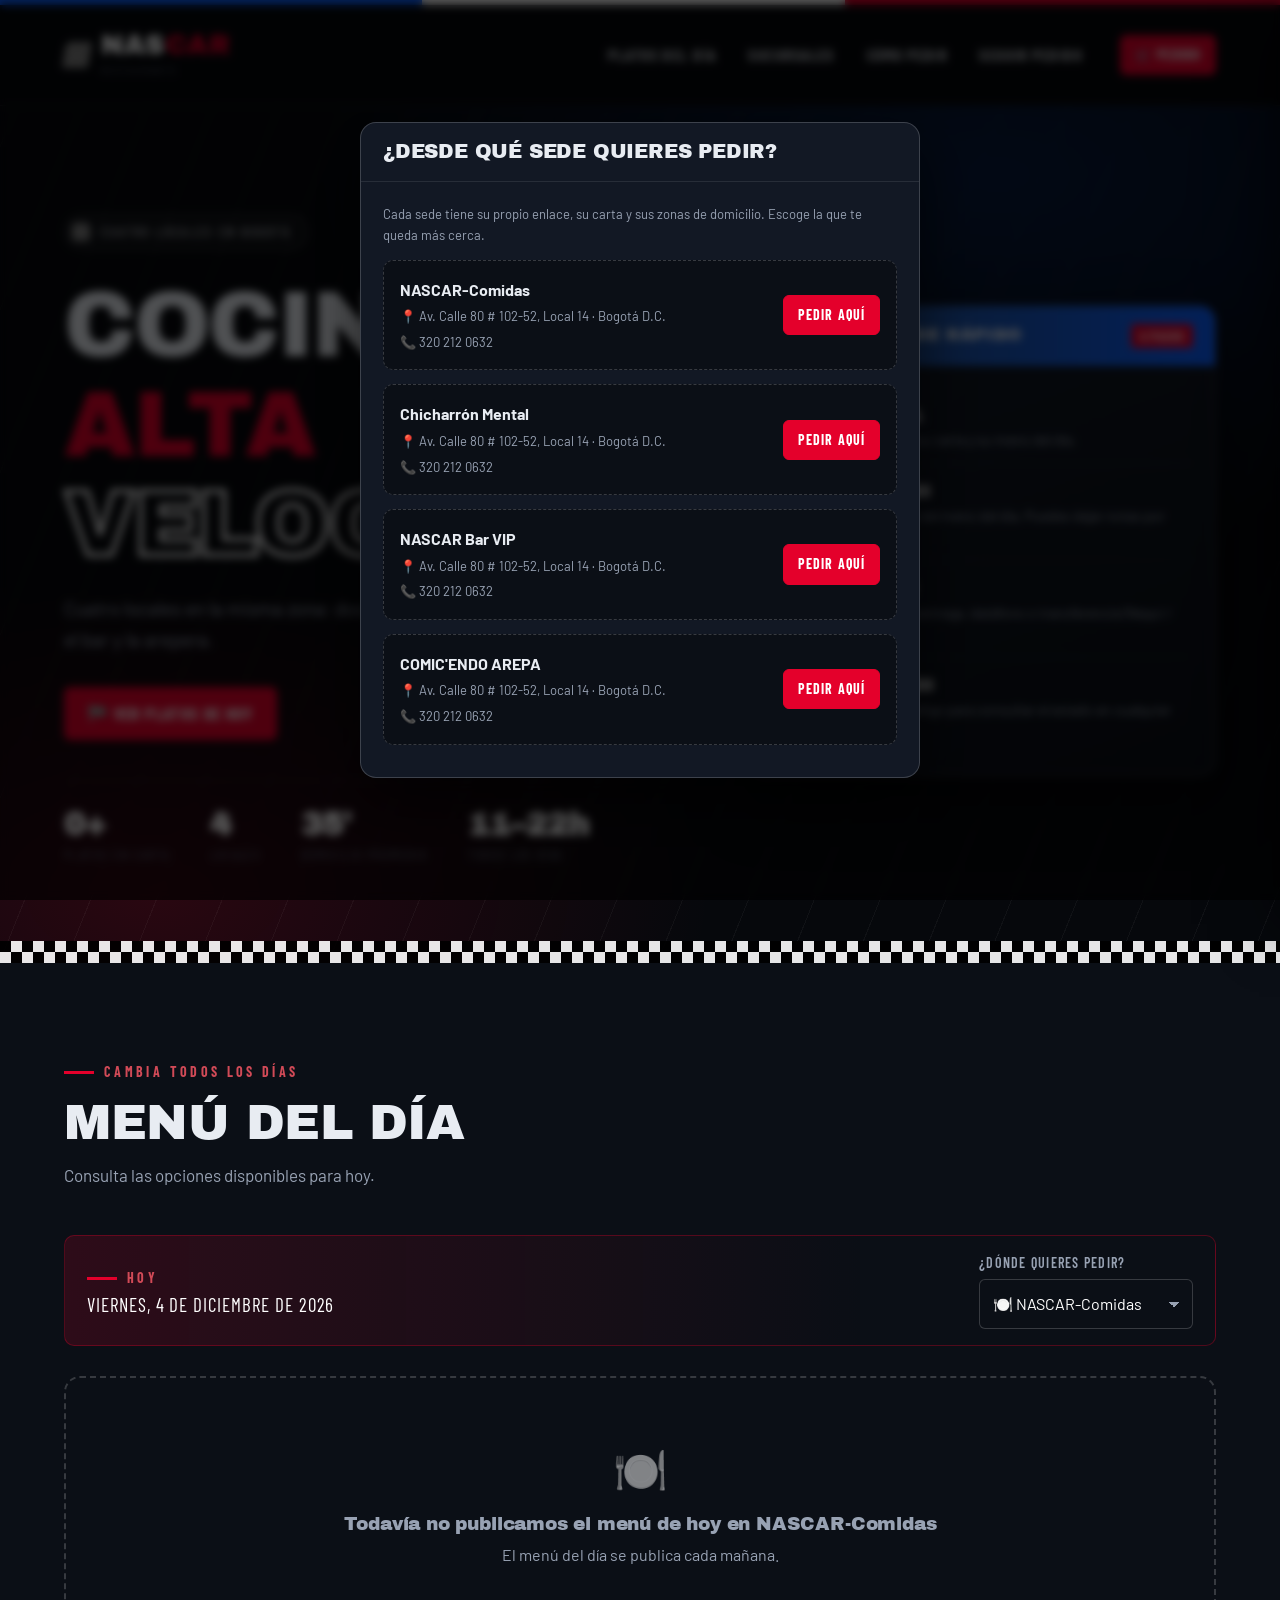
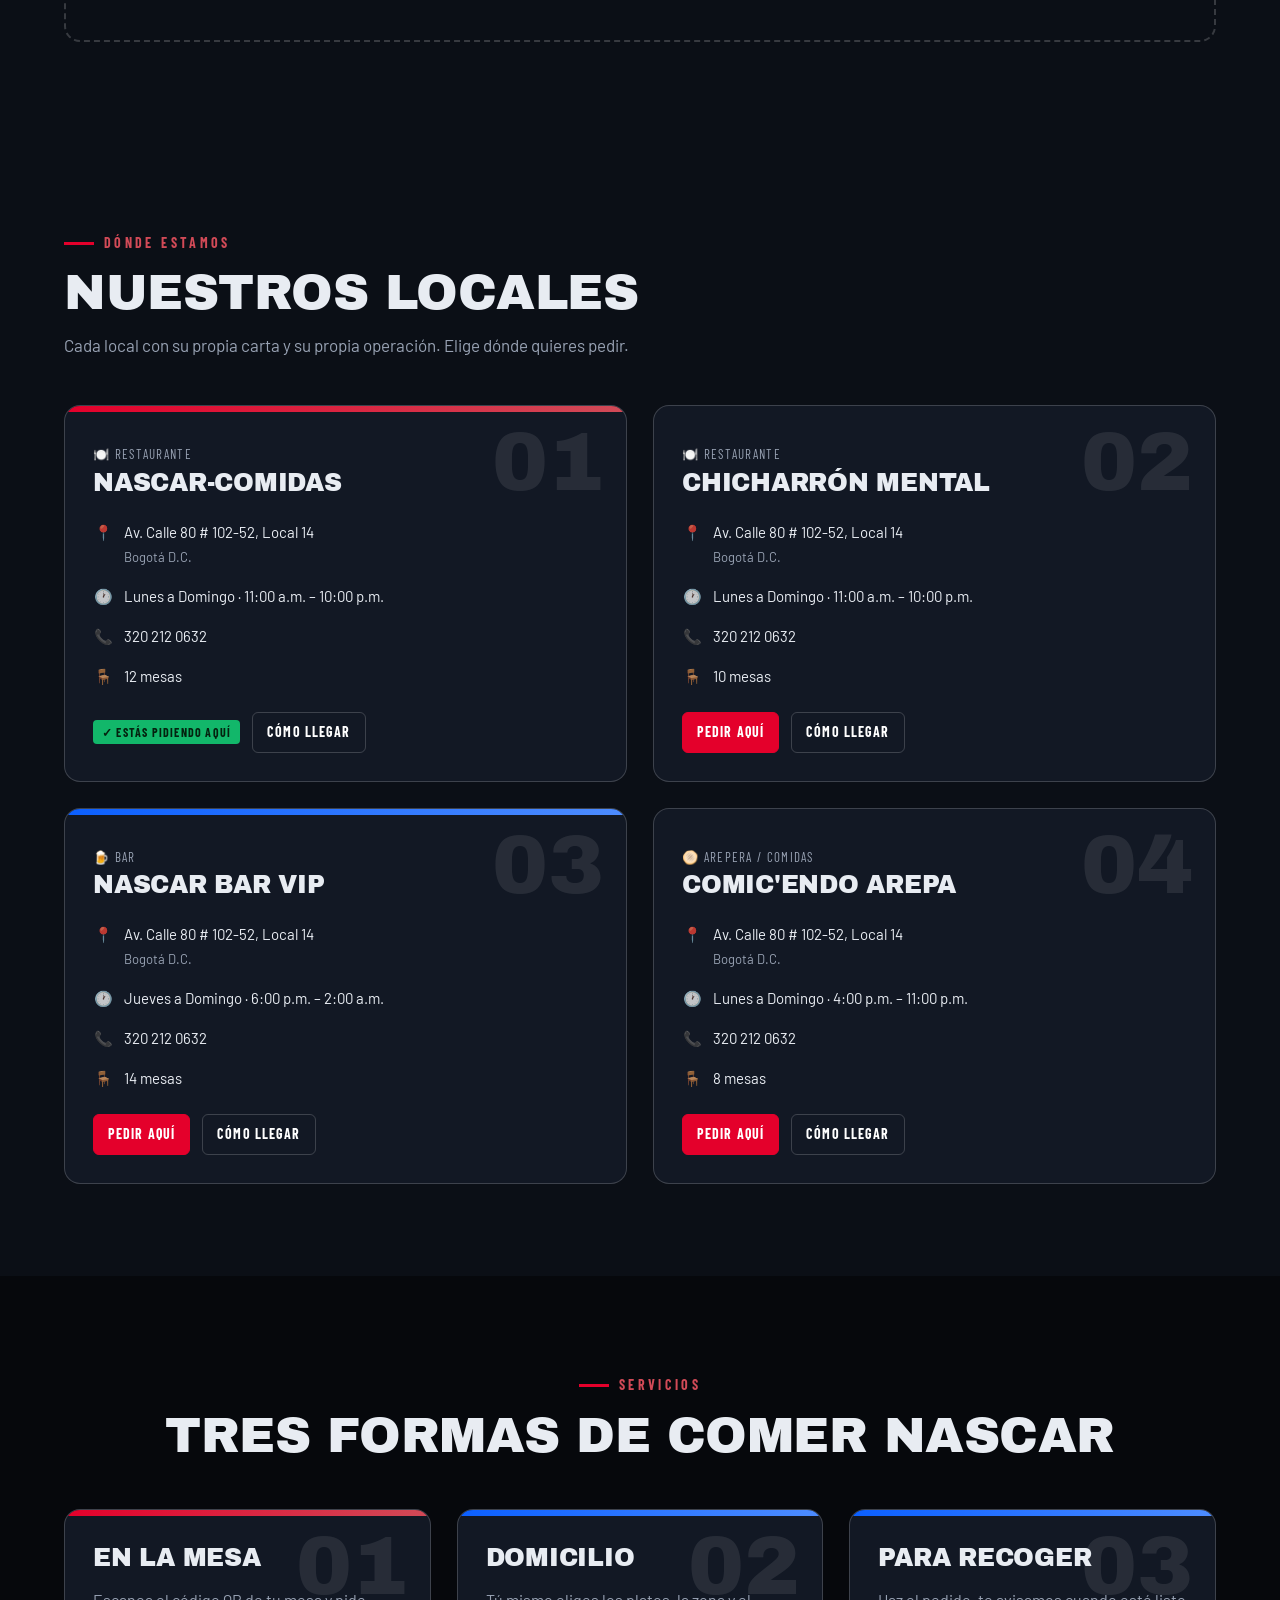
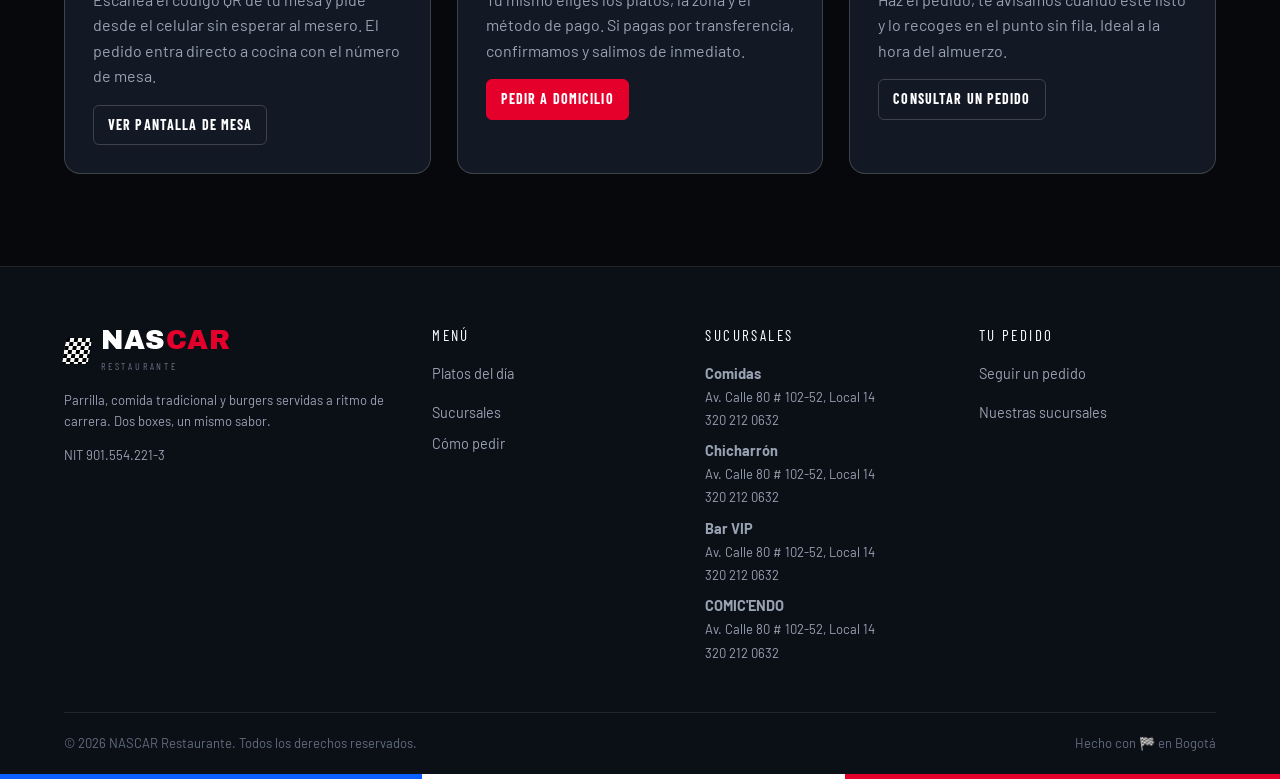
<file: INDEX.HTML>
<!DOCTYPE html>
<html lang="es-CO">
<head>
<meta charset="utf-8">
<meta name="viewport" content="width=device-width, initial-scale=1, viewport-fit=cover">
<title>NASCAR · Restaurante — Parrilla, tradicional y domicilios</title>
<meta name="description" content="Restaurante NASCAR: carta a la parrilla, almuerzos del día y domicilios en cuatro locales de Bogotá. Pide en línea en minutos.">
<meta name="apple-mobile-web-app-capable" content="yes">
<meta name="mobile-web-app-capable" content="yes">
<meta name="apple-mobile-web-app-status-bar-style" content="black-translucent">
<meta name="apple-mobile-web-app-title" content="NASCAR">
<meta name="format-detection" content="telephone=no">
<meta name="theme-color" content="#06080c">

<meta property="og:title" content="NASCAR · Cocina de alta velocidad">
<meta property="og:description" content="Menú del día, arepas, comidas rápidas y bar en cuatro locales de Bogotá.">
<meta property="og:type" content="website">

<link rel="icon" href="data:image/svg+xml,<svg xmlns='http://www.w3.org/2000/svg' viewBox='0 0 32 32'><rect width='32' height='32' fill='%2306080c'/><rect x='4' y='4' width='8' height='8' fill='%23fff'/><rect x='20' y='4' width='8' height='8' fill='%23fff'/><rect x='12' y='12' width='8' height='8' fill='%23fff'/><rect x='4' y='20' width='8' height='8' fill='%23fff'/><rect x='20' y='20' width='8' height='8' fill='%23fff'/></svg>">

<link rel="preconnect" href="https://fonts.googleapis.com">
<link rel="preconnect" href="https://fonts.gstatic.com" crossorigin>
<link href="https://fonts.googleapis.com/css2?family=Archivo+Black&family=Barlow+Condensed:wght@400;600;700&family=Barlow:wght@400;500;600&display=swap" rel="stylesheet">
<link rel="stylesheet" href="css/styles.css">
</head>

<body>

<!-- ====================== CABECERA ====================== -->
<header class="cabecera">
  <div class="franja"></div>
  <div class="contenedor cabecera__barra">
    <a href="index.html" class="logo">
      <span class="logo__cuadros cuadros cuadros--fina"></span>
      <span>
        <span class="logo__marca">NAS<em>CAR</em></span>
        <span class="logo__sub">Restaurante</span>
      </span>
    </a>

    <nav class="nav" id="nav">
      <a href="#dia">Platos del día</a>
      <a href="#carta">Carta</a>
      <a href="#sucursales">Sucursales</a>
      <a href="#pedir">Cómo pedir</a>
      <a href="#" data-accion="seguir">Seguir pedido</a>
    </nav>

    <div class="cabecera__acciones">
      <button class="btn btn--rojo btn--sm btn-carrito" data-accion="abrir-carrito">
        🛒 Pedido
        <span class="btn-carrito__n oculto" id="carritoN">0</span>
      </button>
      <button class="menu-burger" id="burger" aria-label="Menú"><span></span></button>
    </div>
  </div>
</header>

<!-- ========================= HERO ========================= -->
<section class="hero">
  <div class="contenedor hero__inner">
    <div>
      <span class="hero__etiqueta">
        <i class="cuadros cuadros--fina"></i> Cuatro locales en Bogotá
      </span>

      <h1>
        Cocina de<br>
        <span class="linea-rojo">alta</span> <span class="linea-contorno">velocidad</span>
      </h1>

      <p class="hero__texto" id="heroTexto">
        Parrilla al carbón, comida tradicional y almuerzos que cambian todos los días.
        Pide para llevar a tu mesa o a domicilio en menos de dos minutos.
      </p>

      <div class="hero__cta">
        <a href="#dia" class="btn btn--rojo">🏁 Ver platos de hoy</a>
        <a href="#carta" class="btn btn--fantasma">Ver la carta</a>
      </div>

      <div class="hero__datos">
        <div class="hero__dato">
          <b id="statPlatos">30+</b>
          <span>Platos en carta</span>
        </div>
        <div class="hero__dato">
          <!-- Lo llena app.js con las unidades activas -->
          <b id="statLocales">—</b>
          <span>Locales</span>
        </div>
        <div class="hero__dato">
          <b>35'</b>
          <span>Domicilio promedio</span>
        </div>
        <div class="hero__dato">
          <b>11–22h</b>
          <span>Todos los días</span>
        </div>
      </div>
    </div>

    <aside class="hero__tarjeta">
      <div class="hero__tarjeta-top">
        <h3>Pedir es así de rápido</h3>
        <span class="badge badge--rojo">4 pasos</span>
      </div>
      <div class="hero__tarjeta-body">
        <div class="paso">
          <span class="paso__n">1</span>
          <div><b>Elige el local</b><p>Cada uno tiene su carta y su menú del día.</p></div>
        </div>
        <div class="paso">
          <span class="paso__n">2</span>
          <div><b>Arma tu pedido</b><p>De la carta fija o del menú del día. Puedes dejar notas por plato.</p></div>
        </div>
        <div class="paso">
          <span class="paso__n">3</span>
          <div><b>Datos y pago</b><p>Efectivo contra entrega, datáfono o transferencia (Nequi / Bancolombia).</p></div>
        </div>
        <div class="paso">
          <span class="paso__n">4</span>
          <div><b>Sigue tu pedido</b><p>Te damos un código para consultar el estado en cualquier momento.</p></div>
        </div>
      </div>
    </aside>
  </div>
</section>

<!-- ==================== PLATOS DEL DÍA ==================== -->
<section class="seccion seccion--oscura" id="dia">
  <div class="contenedor">
    <div class="titulo-seccion reveal">
      <span class="titulo-seccion__kicker">Cambia todos los días</span>
      <!-- El título y el mensaje los escribe el administrador por unidad
           (Panel → Menú del día). Aquí no va ningún texto fijo. -->
      <h2 id="tituloDia"></h2>
      <p id="mensajeDia"></p>
    </div>

    <div class="barra-dia reveal">
      <div>
        <span class="titulo-seccion__kicker" style="margin:0">Hoy</span>
        <div class="barra-dia__fecha" id="fechaHoy">—</div>
      </div>
      <div class="fila">
        <label class="campo" style="margin:0">
          <span>¿Dónde quieres pedir?</span>
          <select class="select" id="filtroSucursalDia"></select>
        </label>
      </div>
    </div>

    <div class="platos-dia" id="listaDia"></div>
  </div>
</section>

<!-- ========================= CARTA ========================= -->
<section class="seccion" id="carta">
  <div class="contenedor">
    <div class="titulo-seccion reveal">
      <span class="titulo-seccion__kicker">Siempre disponible</span>
      <h2>Nuestra carta</h2>
      <p>La carta de <b id="unidadPortalNombre">—</b>. Cada local tiene la suya: cámbialo arriba, en el menú del día, o en «Nuestros locales».</p>
    </div>

    <div class="filtros reveal" id="filtrosCarta"></div>
    <div class="carta" id="listaCarta"></div>
  </div>
</section>

<!-- ====================== SUCURSALES ====================== -->
<section class="seccion seccion--oscura" id="sucursales">
  <div class="contenedor">
    <div class="titulo-seccion reveal">
      <span class="titulo-seccion__kicker">Dónde estamos</span>
      <h2>Nuestros locales</h2>
      <p>Cada local con su propia carta y su propia operación. Elige dónde quieres pedir.</p>
    </div>
    <div class="sucursales" id="listaSucursales"></div>
  </div>
</section>

<!-- ======================= CÓMO PEDIR ====================== -->
<section class="seccion" id="pedir">
  <div class="contenedor">
    <div class="titulo-seccion titulo-seccion--centro reveal">
      <span class="titulo-seccion__kicker">Servicios</span>
      <h2>Tres formas de comer NASCAR</h2>
    </div>

    <div class="sucursales reveal" style="grid-template-columns:repeat(auto-fit,minmax(280px,1fr))">
      <article class="sucursal sucursal--rojo">
        <div class="sucursal__cinta"></div>
        <div class="sucursal__cuerpo">
          <span class="sucursal__num">01</span>
          <h3>En la mesa</h3>
          <p class="tenue">Escanea el código QR de tu mesa y pide desde el celular sin esperar al mesero. El pedido entra directo a cocina con el número de mesa.</p>
          <a href="mesa.html?suc=1&amp;mesa=1" class="btn btn--fantasma btn--sm">Ver pantalla de mesa</a>
        </div>
      </article>

      <article class="sucursal sucursal--azul">
        <div class="sucursal__cinta"></div>
        <div class="sucursal__cuerpo">
          <span class="sucursal__num">02</span>
          <h3>Domicilio</h3>
          <p class="tenue">Tú mismo eliges los platos, la zona y el método de pago. Si pagas por transferencia, confirmamos y salimos de inmediato.</p>
          <button class="btn btn--rojo btn--sm" data-accion="abrir-carrito">Pedir a domicilio</button>
        </div>
      </article>

      <article class="sucursal sucursal--azul">
        <div class="sucursal__cinta"></div>
        <div class="sucursal__cuerpo">
          <span class="sucursal__num">03</span>
          <h3>Para recoger</h3>
          <p class="tenue">Haz el pedido, te avisamos cuando esté listo y lo recoges en el punto sin fila. Ideal a la hora del almuerzo.</p>
          <button class="btn btn--fantasma btn--sm" data-accion="seguir">Consultar un pedido</button>
        </div>
      </article>
    </div>
  </div>
</section>

<!-- ========================= PIE ========================= -->
<footer class="pie">
  <div class="contenedor">
    <div class="pie__cols">
      <div>
        <div class="logo mb-16">
          <span class="logo__cuadros cuadros cuadros--fina"></span>
          <span><span class="logo__marca">NAS<em>CAR</em></span><span class="logo__sub">Restaurante</span></span>
        </div>
        <p class="tenue mini">Parrilla, comida tradicional y burgers servidas a ritmo de carrera. Dos boxes, un mismo sabor.</p>
        <p class="tenue mini" id="pieNit"></p>
      </div>

      <div>
        <h4>Menú</h4>
        <ul>
          <li><a href="#dia">Platos del día</a></li>
          <li><a href="#carta">Carta</a></li>
          <li><a href="#sucursales">Sucursales</a></li>
          <li><a href="#pedir">Cómo pedir</a></li>
        </ul>
      </div>

      <div>
        <h4>Sucursales</h4>
        <ul id="pieSucursales"></ul>
      </div>

      <!-- PORTAL CLIENTE. Aquí NO va ningún acceso interno: ni panel, ni
           login de empleados, ni plataforma. Quien trabaja en el negocio
           entra por su propia dirección, y desde aquí no se llega a ella
           ni siquiera escribiéndola a mano sin credenciales.
           Ver NASCAR.PORTALES en js/data.js. -->
      <div>
        <h4>Tu pedido</h4>
        <ul>
          <li><a href="#" data-accion="seguir">Seguir un pedido</a></li>
          <li><a href="#carta">Ver la carta</a></li>
          <li><a href="#sucursales">Nuestras sucursales</a></li>
        </ul>
      </div>
    </div>

    <div class="pie__legal">
      <span>© <span data-anio></span> NASCAR Restaurante. Todos los derechos reservados.</span>
      <span>Hecho con 🏁 en Bogotá</span>
    </div>
  </div>
  <div class="franja"></div>
</footer>

<!-- ======================== CARRITO ======================== -->
<div class="carrito-fondo" id="carritoFondo"></div>

<aside class="carrito" id="carrito" aria-label="Tu pedido">
  <div class="carrito__head">
    <h3 id="carritoTitulo">Tu pedido</h3>
    <button class="carrito__x" data-accion="cerrar-carrito" aria-label="Cerrar">&times;</button>
  </div>
  <div class="carrito__items" id="carritoItems"></div>
  <div class="carrito__pie" id="carritoPie"></div>
</aside>

<script src="js/data.js"></script>
<script src="js/store.js"></script>
<script src="js/remoto.js"></script>
<script src="js/ui.js"></script>
<script src="js/menu-dia.js"></script>
<script src="js/tema.js"></script>
<script src="js/app.js"></script>
</body>
</html>
</file>
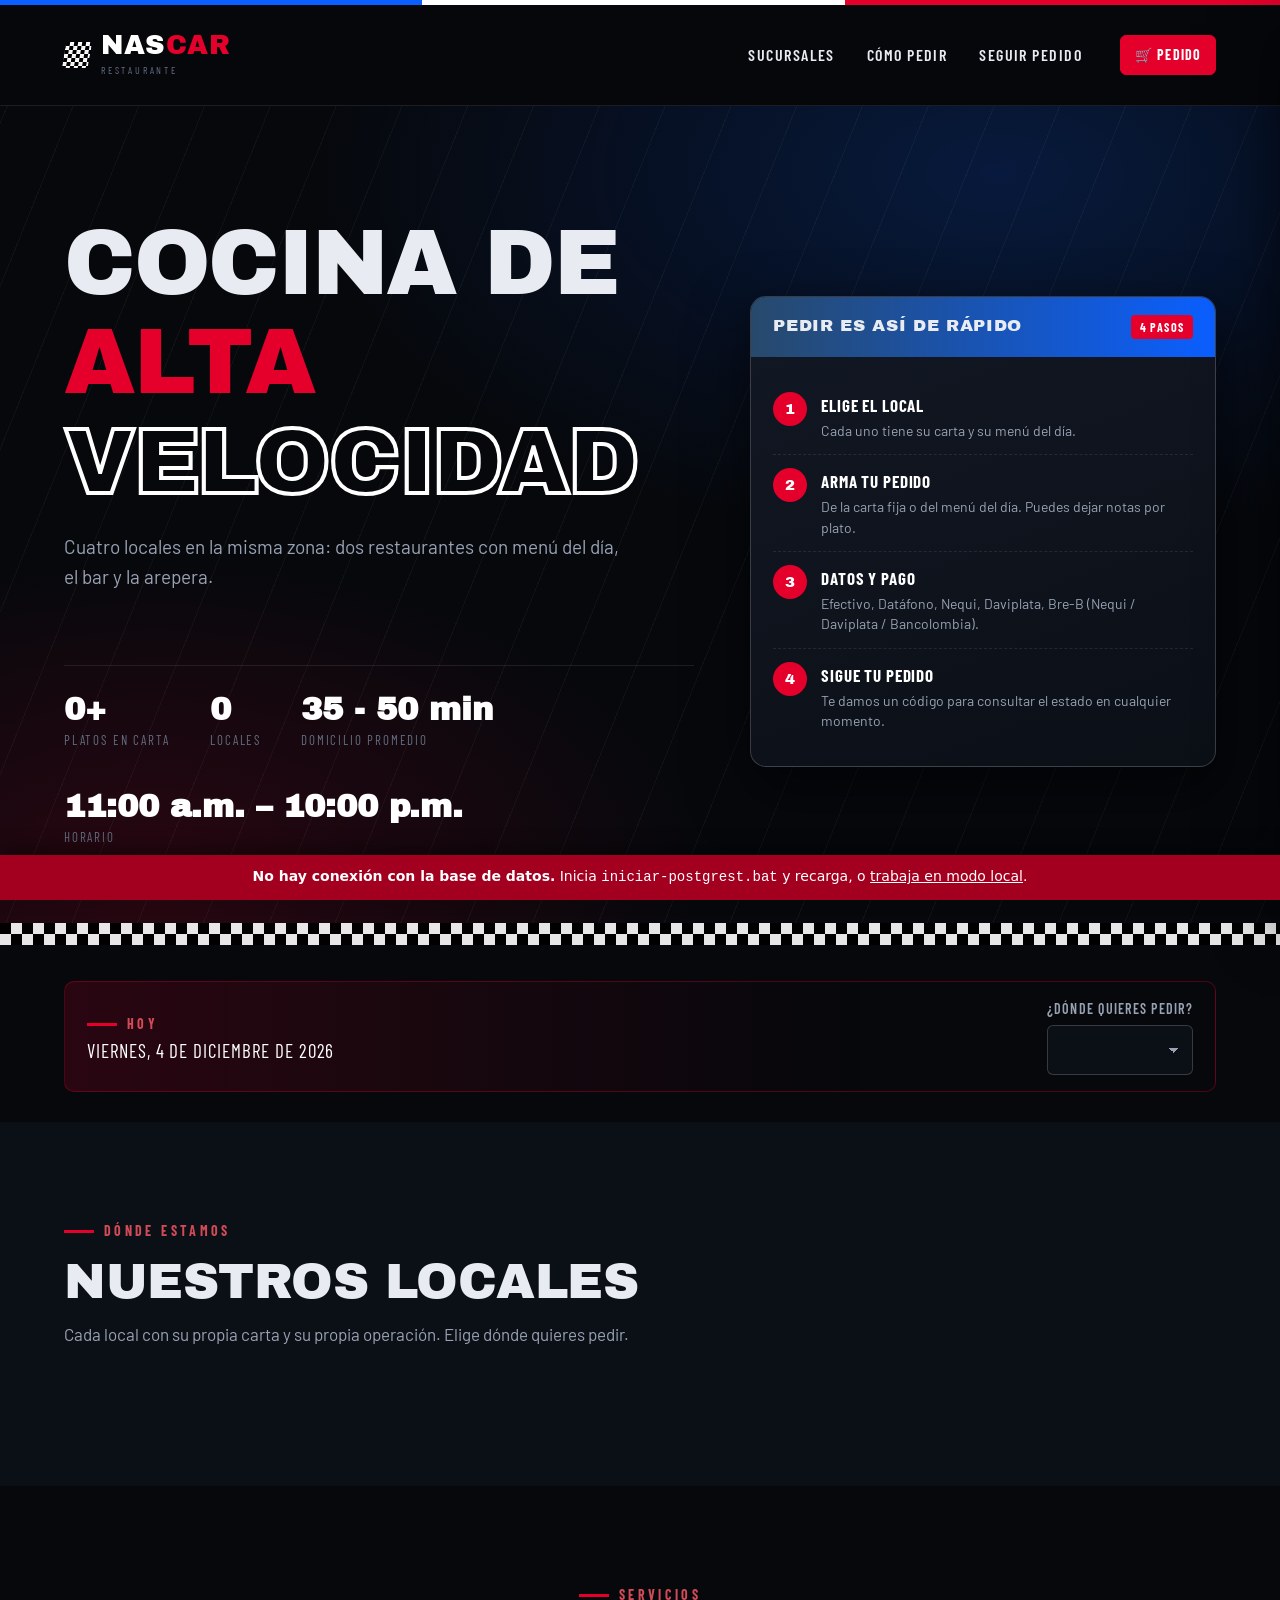
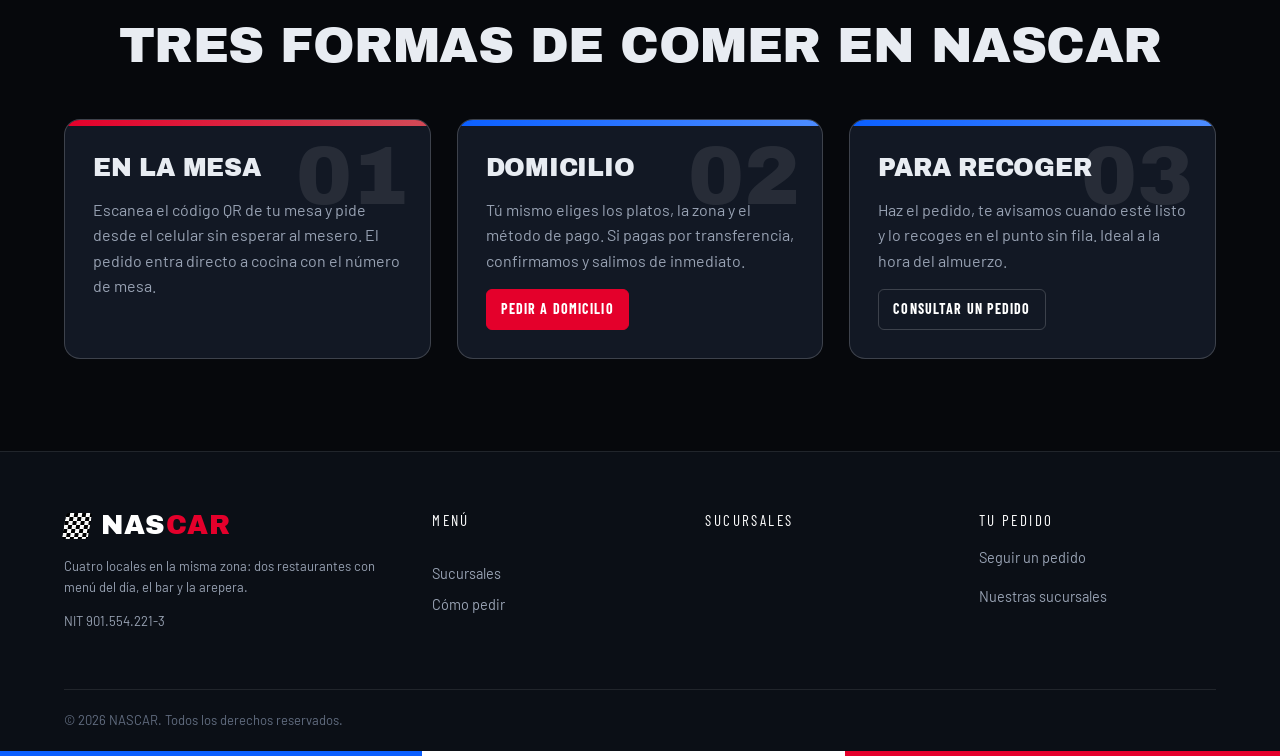
<file: index.html>
<!DOCTYPE html>
<html lang="es-CO">
<head>
<meta charset="utf-8">
<meta name="viewport" content="width=device-width, initial-scale=1, viewport-fit=cover">
<title>Restaurante</title>
<meta name="description" content="Carta, menú del día y pedidos a domicilio. Pide en línea en minutos.">
<meta name="apple-mobile-web-app-capable" content="yes">
<meta name="mobile-web-app-capable" content="yes">
<meta name="apple-mobile-web-app-status-bar-style" content="black-translucent">
<meta name="apple-mobile-web-app-title" content="Restaurante">
<meta name="format-detection" content="telephone=no">
<meta name="theme-color" content="#06080c">

<meta property="og:title" content="Restaurante">
<meta property="og:description" content="Carta, menú del día y pedidos a domicilio.">
<meta property="og:type" content="website">

<!-- Un plato, no la bandera a cuadros: esa es de NASCAR, y esta página
     sirve a cualquier empresa. Si la empresa subió el suyo, js/tema.js lo
     cambia en cuanto llega el dato. -->
<link rel="icon" href="data:image/svg+xml,<svg xmlns='http://www.w3.org/2000/svg' viewBox='0 0 32 32'><rect width='32' height='32' rx='7' fill='%230f1115'/><circle cx='16' cy='16' r='9' fill='none' stroke='%23fff' stroke-width='2'/><circle cx='16' cy='16' r='4' fill='%23fff'/></svg>">

<link rel="preconnect" href="https://fonts.googleapis.com">
<link rel="preconnect" href="https://fonts.gstatic.com" crossorigin>
<link href="https://fonts.googleapis.com/css2?family=Archivo+Black&family=Barlow+Condensed:wght@400;600;700&family=Barlow:wght@400;500;600&display=swap" rel="stylesheet">
<!-- ===================================================================
     LA MARCA, ANTES DEL PRIMER FOTOGRAMA

     Entre que llega el HTML y js/tema.js aplica el tema de la empresa
     pasan unas décimas. En esas décimas se ve lo que diga css/styles.css,
     que es la paleta de la plataforma y no la del restaurante. Al
     refrescar, eso es exactamente lo que el cliente ve: su página
     cambiando de colores delante de él.

     Esto lo arregla sin servidor: la última vez que esta empresa se
     pintó bien, su marca quedó guardada en el navegador. Aquí se vuelve
     a poner ANTES de que el navegador dibuje nada. Si no hay nada
     guardado -primera visita- no pasa nada: se ve la paleta neutra y
     js/tema.js corrige un instante después, como hasta ahora.

     Va en línea y no en un archivo a propósito: un <script src> es otra
     petición, y para entonces el primer fotograma ya se pintó.

     La clave lleva la empresa de ESTA dirección. Sin eso, quien visita
     dos restaurantes distintos vería el segundo con los colores del
     primero.
     =================================================================== -->
<script>
(function () {
  'use strict';
  var raiz = document.documentElement;

  /* La misma empresa que resolverá después js/backend.js: ?empresa=,
     la ranura de /taseca/<ranura>/… o, en su defecto, el dominio. */
  function clave() {
    var q = (location.search.match(/[?&]empresa=([^&]+)/) || [])[1];
    var ranura = (location.pathname.match(/\/taseca\/([^/]+)/) || [])[1];
    return 'taseca.marca.' + decodeURIComponent(q || ranura || location.host);
  }

  var COLOR = /^#[0-9a-f]{6}$/i;
  /* Una familia tipográfica y nada más: ni url(), ni llaves, ni
     punto y coma. Lo guardado es nuestro, pero una variable CSS admite
     cualquier texto y esto sale gratis. */
  var FUENTE = /^[-\w\s'",.]{1,160}$/;

  function pintar(t) {
    if (!t || typeof t !== 'object') return;
    [['primary', '--azul'], ['secondary', '--rojo'], ['accent', '--azul-claro'],
     ['background', '--negro-900'], ['azulGlow', '--azul-glow'], ['rojoGlow', '--rojo-glow']
    ].forEach(function (par) {
      var v = t[par[0]];
      if (typeof v === 'string' && (COLOR.test(v) || /^rgba\([\d.,\s]+\)$/.test(v)))
        raiz.style.setProperty(par[1], v);
    });

    [['body', '--f-body'], ['titular', '--f-display'], ['cond', '--f-cond']].forEach(function (par) {
      var v = t[par[0]];
      if (typeof v === 'string' && FUENTE.test(v)) raiz.style.setProperty(par[1], v);
    });

    if (t.peso > 0 && t.peso <= 900) raiz.style.setProperty('--f-display-peso', String(t.peso));
    if (t.modo === 'claro' || t.modo === 'oscuro') raiz.setAttribute('data-tema', t.modo);
    if (typeof t.patron === 'string' && /^[a-z0-9_-]{1,20}$/.test(t.patron))
      raiz.setAttribute('data-patron', t.patron);
  }

  window.TasecaMarca = {
    /* js/tema.js llama aquí con lo que acaba de aplicar, para que la
       próxima visita no tenga que esperarlo. */
    guardar: function (t) {
      try { localStorage.setItem(clave(), JSON.stringify(t)); } catch (e) { /* sin sitio o en privado */ }
    },
  };

  try { pintar(JSON.parse(localStorage.getItem(clave()) || 'null')); } catch (e) { /* da igual: tema.js llega enseguida */ }
})();
</script>

<link rel="stylesheet" href="/css/styles.css">
</head>

<body data-titulo="Restaurante">

<!-- ====================== CABECERA ====================== -->
<header class="cabecera">
  <div class="franja"></div>
  <div class="contenedor cabecera__barra">
    <a href="index.html" class="logo">
      <span class="logo__cuadros cuadros cuadros--fina"></span>
      <span>
        <!-- Vacío a propósito: lo llena js/tema.js con la marca de la
             empresa de esta visita. Con un nombre escrito aquí, toda
             empresa enseñaba el de NASCAR mientras cargaba. -->
        <span class="logo__marca"></span>
        <span class="logo__sub">Restaurante</span>
      </span>
    </a>

    <nav class="nav" id="nav">
      <a href="#dia">Platos del día</a>
      <a href="#carta">Carta</a>
      <a href="#sucursales">Sucursales</a>
      <a href="#pedir">Cómo pedir</a>
      <a href="#" data-accion="seguir">Seguir pedido</a>
    </nav>

    <div class="cabecera__acciones">
      <button class="btn btn--rojo btn--sm btn-carrito" data-accion="abrir-carrito">
        🛒 Pedido
        <span class="btn-carrito__n oculto" id="carritoN">0</span>
      </button>
      <button class="menu-burger" id="burger" aria-label="Menú"><span></span></button>
    </div>
  </div>
</header>

<!-- ========================= HERO ========================= -->
<section class="hero">
  <div class="contenedor hero__inner">
    <div>
      <!-- Lo llena app.js con las unidades de la empresa; sin unidades, se oculta -->
      <span class="hero__etiqueta" id="heroEtiqueta">
        <i class="cuadros cuadros--fina"></i> <span data-texto></span>
      </span>

      <!-- El eslogan de la empresa, con las dos últimas palabras resaltadas -->
      <h1 id="heroTitular"></h1>

      <p class="hero__texto" id="heroTexto"></p>

      <div class="hero__cta">
        <a href="#dia" class="btn btn--rojo"><span data-emblema></span> Ver platos de hoy</a>
        <a href="#carta" class="btn btn--fantasma">Ver la carta</a>
      </div>

      <div class="hero__datos">
        <div class="hero__dato">
          <b id="statPlatos">—</b>
          <span>Platos en carta</span>
        </div>
        <div class="hero__dato">
          <!-- Lo llena app.js con las unidades activas -->
          <b id="statLocales">—</b>
          <span>Locales</span>
        </div>
        <div class="hero__dato" id="datoDomicilio">
          <b data-texto></b>
          <span>Domicilio promedio</span>
        </div>
        <div class="hero__dato" id="datoHorario">
          <b data-texto></b>
          <span>Horario</span>
        </div>
      </div>
    </div>

    <aside class="hero__tarjeta">
      <div class="hero__tarjeta-top">
        <h3>Pedir es así de rápido</h3>
        <span class="badge badge--rojo">4 pasos</span>
      </div>
      <div class="hero__tarjeta-body">
        <div class="paso">
          <span class="paso__n">1</span>
          <div><b>Elige el local</b><p>Cada uno tiene su carta y su menú del día.</p></div>
        </div>
        <div class="paso">
          <span class="paso__n">2</span>
          <div><b>Arma tu pedido</b><p>De la carta fija o del menú del día. Puedes dejar notas por plato.</p></div>
        </div>
        <div class="paso">
          <span class="paso__n">3</span>
          <!-- Los métodos que la empresa tenga activos, no los de otra -->
          <div><b>Datos y pago</b><p id="pasoPagos"></p></div>
        </div>
        <div class="paso">
          <span class="paso__n">4</span>
          <div><b>Sigue tu pedido</b><p>Te damos un código para consultar el estado en cualquier momento.</p></div>
        </div>
      </div>
    </aside>
  </div>
</section>

<!-- ================== DÓNDE QUIERE PEDIR ==================
     Vivía dentro de la sección del menú del día, y de ahí tuvo que salir:
     elegir el local vale para TODA la visita, no sólo para el menú. Hay
     locales que no llevan menú del día —un bar, una arepera— y esa
     sección se esconde entera; con el selector dentro, el cliente se
     quedaba sin poder cambiarse de local.

     El id sigue siendo `filtroSucursalDia` por no tocar js/app.js en algo
     que no es este arreglo; lo que decide es de toda la página. -->
<div class="contenedor barra-donde">
  <div class="barra-dia reveal">
    <div>
      <span class="titulo-seccion__kicker" style="margin:0">Hoy</span>
      <div class="barra-dia__fecha" id="fechaHoy">—</div>
    </div>
    <div class="fila">
      <label class="campo" style="margin:0">
        <span>¿Dónde quieres pedir?</span>
        <select class="select" id="filtroSucursalDia"></select>
      </label>
    </div>
  </div>
</div>

<!-- ==================== PLATOS DEL DÍA ==================== -->
<section class="seccion seccion--oscura" id="dia">
  <div class="contenedor">
    <div class="titulo-seccion reveal">
      <span class="titulo-seccion__kicker">Cambia todos los días</span>
      <!-- El título y el mensaje los escribe el administrador por unidad
           (Panel → Menú del día). Aquí no va ningún texto fijo. -->
      <h2 id="tituloDia"></h2>
      <p id="mensajeDia"></p>
    </div>

    <div class="platos-dia" id="listaDia"></div>
  </div>
</section>

<!-- ========================= CARTA ========================= -->
<section class="seccion" id="carta">
  <div class="contenedor">
    <div class="titulo-seccion reveal">
      <span class="titulo-seccion__kicker">Siempre disponible</span>
      <h2>Nuestra carta</h2>
      <p>La carta de <b id="unidadPortalNombre">—</b>. Cada local tiene la suya: cámbialo arriba, en el menú del día, o en «Nuestros locales».</p>
    </div>

    <div class="filtros reveal" id="filtrosCarta"></div>
    <div class="carta" id="listaCarta"></div>
  </div>
</section>

<!-- ====================== SUCURSALES ====================== -->
<section class="seccion seccion--oscura" id="sucursales">
  <div class="contenedor">
    <div class="titulo-seccion reveal">
      <span class="titulo-seccion__kicker">Dónde estamos</span>
      <h2>Nuestros locales</h2>
      <p>Cada local con su propia carta y su propia operación. Elige dónde quieres pedir.</p>
    </div>
    <div class="sucursales" id="listaSucursales"></div>
  </div>
</section>

<!-- ======================= CÓMO PEDIR ====================== -->
<section class="seccion" id="pedir">
  <div class="contenedor">
    <div class="titulo-seccion titulo-seccion--centro reveal">
      <span class="titulo-seccion__kicker">Servicios</span>
      <h2>Tres formas de comer en <span data-marca></span></h2>
    </div>

    <div class="sucursales reveal" style="grid-template-columns:repeat(auto-fit,minmax(280px,1fr))">
      <article class="sucursal sucursal--rojo">
        <div class="sucursal__cinta"></div>
        <div class="sucursal__cuerpo">
          <span class="sucursal__num">01</span>
          <h3>En la mesa</h3>
          <p class="tenue">Escanea el código QR de tu mesa y pide desde el celular sin esperar al mesero. El pedido entra directo a cocina con el número de mesa.</p>
          <a href="mesa.html" class="btn btn--fantasma btn--sm" id="verPantallaMesa">Ver pantalla de mesa</a>
        </div>
      </article>

      <article class="sucursal sucursal--azul">
        <div class="sucursal__cinta"></div>
        <div class="sucursal__cuerpo">
          <span class="sucursal__num">02</span>
          <h3>Domicilio</h3>
          <p class="tenue">Tú mismo eliges los platos, la zona y el método de pago. Si pagas por transferencia, confirmamos y salimos de inmediato.</p>
          <button class="btn btn--rojo btn--sm" data-accion="abrir-carrito">Pedir a domicilio</button>
        </div>
      </article>

      <article class="sucursal sucursal--azul">
        <div class="sucursal__cinta"></div>
        <div class="sucursal__cuerpo">
          <span class="sucursal__num">03</span>
          <h3>Para recoger</h3>
          <p class="tenue">Haz el pedido, te avisamos cuando esté listo y lo recoges en el punto sin fila. Ideal a la hora del almuerzo.</p>
          <button class="btn btn--fantasma btn--sm" data-accion="seguir">Consultar un pedido</button>
        </div>
      </article>
    </div>
  </div>
</section>

<!-- ========================= PIE ========================= -->
<footer class="pie">
  <div class="contenedor">
    <div class="pie__cols">
      <div>
        <div class="logo mb-16">
          <span class="logo__cuadros cuadros cuadros--fina"></span>
          <span><span class="logo__marca" data-marca></span><span class="logo__sub" id="pieTipo"></span></span>
        </div>
        <p class="tenue mini" id="pieDescripcion"></p>
        <p class="tenue mini" id="pieNit"></p>
      </div>

      <div>
        <h4>Menú</h4>
        <ul>
          <li><a href="#dia">Platos del día</a></li>
          <li><a href="#carta">Carta</a></li>
          <li><a href="#sucursales">Sucursales</a></li>
          <li><a href="#pedir">Cómo pedir</a></li>
        </ul>
      </div>

      <div>
        <h4>Sucursales</h4>
        <ul id="pieSucursales"></ul>
      </div>

      <!-- PORTAL CLIENTE. Aquí NO va ningún acceso interno: ni panel, ni
           login de empleados, ni plataforma. Quien trabaja en el negocio
           entra por su propia dirección, y desde aquí no se llega a ella
           ni siquiera escribiéndola a mano sin credenciales.
           Ver NASCAR.PORTALES en js/data.js. -->
      <div>
        <h4>Tu pedido</h4>
        <ul>
          <li><a href="#" data-accion="seguir">Seguir un pedido</a></li>
          <li><a href="#carta">Ver la carta</a></li>
          <li><a href="#sucursales">Nuestras sucursales</a></li>
        </ul>
      </div>
    </div>

    <div class="pie__legal">
      <span>© <span data-anio></span> <span data-marca></span>. Todos los derechos reservados.</span>
      <span id="pieCiudad"></span>
    </div>
  </div>
  <div class="franja"></div>
</footer>

<!-- ======================== CARRITO ======================== -->
<div class="carrito-fondo" id="carritoFondo"></div>

<aside class="carrito" id="carrito" aria-label="Tu pedido">
  <div class="carrito__head">
    <h3 id="carritoTitulo">Tu pedido</h3>
    <button class="carrito__x" data-accion="cerrar-carrito" aria-label="Cerrar">&times;</button>
  </div>
  <div class="carrito__items" id="carritoItems"></div>
  <div class="carrito__pie" id="carritoPie"></div>
</aside>

<script src="/js/data.js"></script>
<script src="/js/store.js"></script>
<script src="/js/backend.js"></script>
<script src="/js/remoto.js"></script>
<script src="/js/ui.js"></script>
<script src="/js/menu-dia.js"></script>
<script src="/js/tema.js"></script>
<script src="/js/app.js"></script>
</body>
</html>
</file>
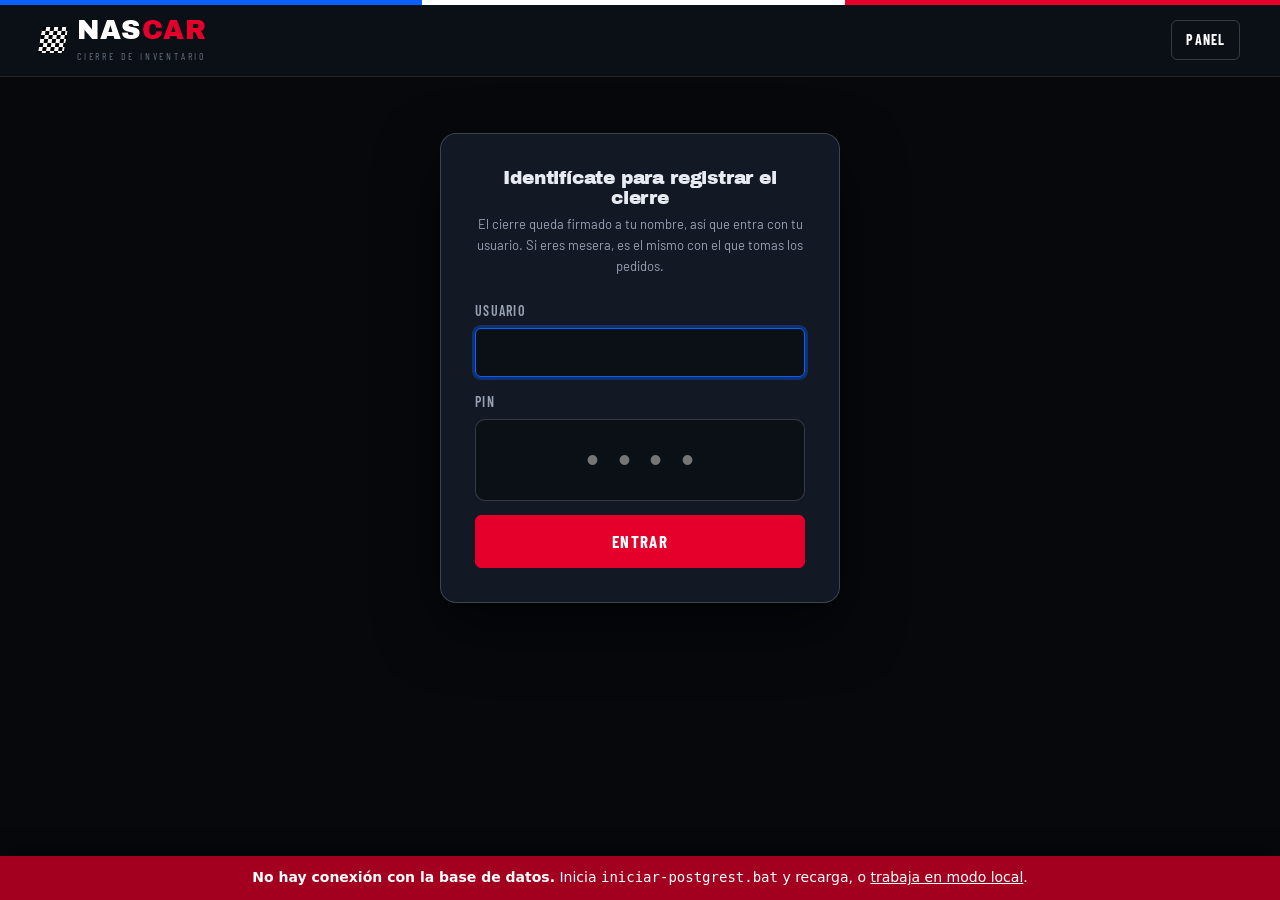
<file: cierre.html>
<!DOCTYPE html>
<html lang="es-CO">
<head>
<meta charset="utf-8">
<meta name="viewport" content="width=device-width, initial-scale=1, viewport-fit=cover">
<title>Registrar cierre de inventario</title>
<meta name="robots" content="noindex">
<meta name="apple-mobile-web-app-capable" content="yes">
<meta name="mobile-web-app-capable" content="yes">
<meta name="apple-mobile-web-app-status-bar-style" content="black-translucent">
<meta name="apple-mobile-web-app-title" content="Cierre">
<meta name="format-detection" content="telephone=no">
<meta name="theme-color" content="#06080c">

<link rel="icon" href="data:image/svg+xml,<svg xmlns='http://www.w3.org/2000/svg' viewBox='0 0 32 32'><rect width='32' height='32' fill='%2306080c'/><rect x='4' y='4' width='8' height='8' fill='%23fff'/><rect x='20' y='4' width='8' height='8' fill='%230b5fff'/><rect x='12' y='12' width='8' height='8' fill='%23fff'/><rect x='4' y='20' width='8' height='8' fill='%230b5fff'/><rect x='20' y='20' width='8' height='8' fill='%23fff'/></svg>">

<link rel="preconnect" href="https://fonts.googleapis.com">
<link rel="preconnect" href="https://fonts.gstatic.com" crossorigin>
<link href="https://fonts.googleapis.com/css2?family=Archivo+Black&family=Barlow+Condensed:wght@400;600;700&family=Barlow:wght@400;500;600&display=swap" rel="stylesheet">
<!-- ===================================================================
     LA MARCA, ANTES DEL PRIMER FOTOGRAMA

     Entre que llega el HTML y js/tema.js aplica el tema de la empresa
     pasan unas décimas. En esas décimas se ve lo que diga css/styles.css,
     que es la paleta de la plataforma y no la del restaurante. Al
     refrescar, eso es exactamente lo que el cliente ve: su página
     cambiando de colores delante de él.

     Esto lo arregla sin servidor: la última vez que esta empresa se
     pintó bien, su marca quedó guardada en el navegador. Aquí se vuelve
     a poner ANTES de que el navegador dibuje nada. Si no hay nada
     guardado -primera visita- no pasa nada: se ve la paleta neutra y
     js/tema.js corrige un instante después, como hasta ahora.

     Va en línea y no en un archivo a propósito: un <script src> es otra
     petición, y para entonces el primer fotograma ya se pintó.

     La clave lleva la empresa de ESTA dirección. Sin eso, quien visita
     dos restaurantes distintos vería el segundo con los colores del
     primero.
     =================================================================== -->
<script>
(function () {
  'use strict';
  var raiz = document.documentElement;

  /* La misma empresa que resolverá después js/backend.js: ?empresa=,
     la ranura de /taseca/<ranura>/… o, en su defecto, el dominio. */
  function clave() {
    var q = (location.search.match(/[?&]empresa=([^&]+)/) || [])[1];
    var ranura = (location.pathname.match(/\/taseca\/([^/]+)/) || [])[1];
    return 'taseca.marca.' + decodeURIComponent(q || ranura || location.host);
  }

  var COLOR = /^#[0-9a-f]{6}$/i;
  /* Una familia tipográfica y nada más: ni url(), ni llaves, ni
     punto y coma. Lo guardado es nuestro, pero una variable CSS admite
     cualquier texto y esto sale gratis. */
  var FUENTE = /^[-\w\s'",.]{1,160}$/;

  function pintar(t) {
    if (!t || typeof t !== 'object') return;
    [['primary', '--azul'], ['secondary', '--rojo'], ['accent', '--azul-claro'],
     ['background', '--negro-900'], ['azulGlow', '--azul-glow'], ['rojoGlow', '--rojo-glow']
    ].forEach(function (par) {
      var v = t[par[0]];
      if (typeof v === 'string' && (COLOR.test(v) || /^rgba\([\d.,\s]+\)$/.test(v)))
        raiz.style.setProperty(par[1], v);
    });

    [['body', '--f-body'], ['titular', '--f-display'], ['cond', '--f-cond']].forEach(function (par) {
      var v = t[par[0]];
      if (typeof v === 'string' && FUENTE.test(v)) raiz.style.setProperty(par[1], v);
    });

    if (t.peso > 0 && t.peso <= 900) raiz.style.setProperty('--f-display-peso', String(t.peso));
    if (t.modo === 'claro' || t.modo === 'oscuro') raiz.setAttribute('data-tema', t.modo);
    if (typeof t.patron === 'string' && /^[a-z0-9_-]{1,20}$/.test(t.patron))
      raiz.setAttribute('data-patron', t.patron);
  }

  window.TasecaMarca = {
    /* js/tema.js llama aquí con lo que acaba de aplicar, para que la
       próxima visita no tenga que esperarlo. */
    guardar: function (t) {
      try { localStorage.setItem(clave(), JSON.stringify(t)); } catch (e) { /* sin sitio o en privado */ }
    },
  };

  try { pintar(JSON.parse(localStorage.getItem(clave()) || 'null')); } catch (e) { /* da igual: tema.js llega enseguida */ }
})();
</script>

<link rel="stylesheet" href="/css/styles.css">
</head>

<body class="cierre" data-titulo="Registrar cierre de inventario">

<header class="inv-top">
  <div class="franja"></div>
  <div class="contenedor inv-top__barra">
    <a href="empleados.html" class="logo">
      <span class="logo__cuadros cuadros cuadros--fina"></span>
      <span>
        <span class="logo__marca"></span>
        <span class="logo__sub">Cierre de inventario</span>
      </span>
    </a>
    <div class="crece"></div>
    <a href="empleados.html" class="btn btn--fantasma btn--sm">Panel</a>
  </div>
</header>

<!-- El formulario lo monta js/inventario.js. Es exactamente el mismo que
     usa la pestaña 📦 Cierre del panel, así no hay dos versiones que
     mantener por separado.

     PORTAL OPERATIVO: hay que identificarse. Si no hay sesión, lo que se
     pinta aquí es el login —el mismo del sistema— y el cierre queda
     firmado por quien entró. La mesera usa su propio usuario, el mismo
     con el que toma los pedidos. -->
<main class="contenedor inv-main" data-vista-cierre></main>

<script src="/js/data.js"></script>
<script src="/js/store.js"></script>
<script src="/js/backend.js"></script>
<script src="/js/remoto.js"></script>
<script src="/js/ui.js"></script>
<script src="/js/auth.js"></script>
<script src="/js/tema.js"></script>
<script src="/js/inventario.js"></script>
<script>
  document.addEventListener('DOMContentLoaded', function () {
    NASCAR.Inventario.iniciarRegistro(document.querySelector('[data-vista-cierre]'));
  });
</script>
</body>
</html>
</file>
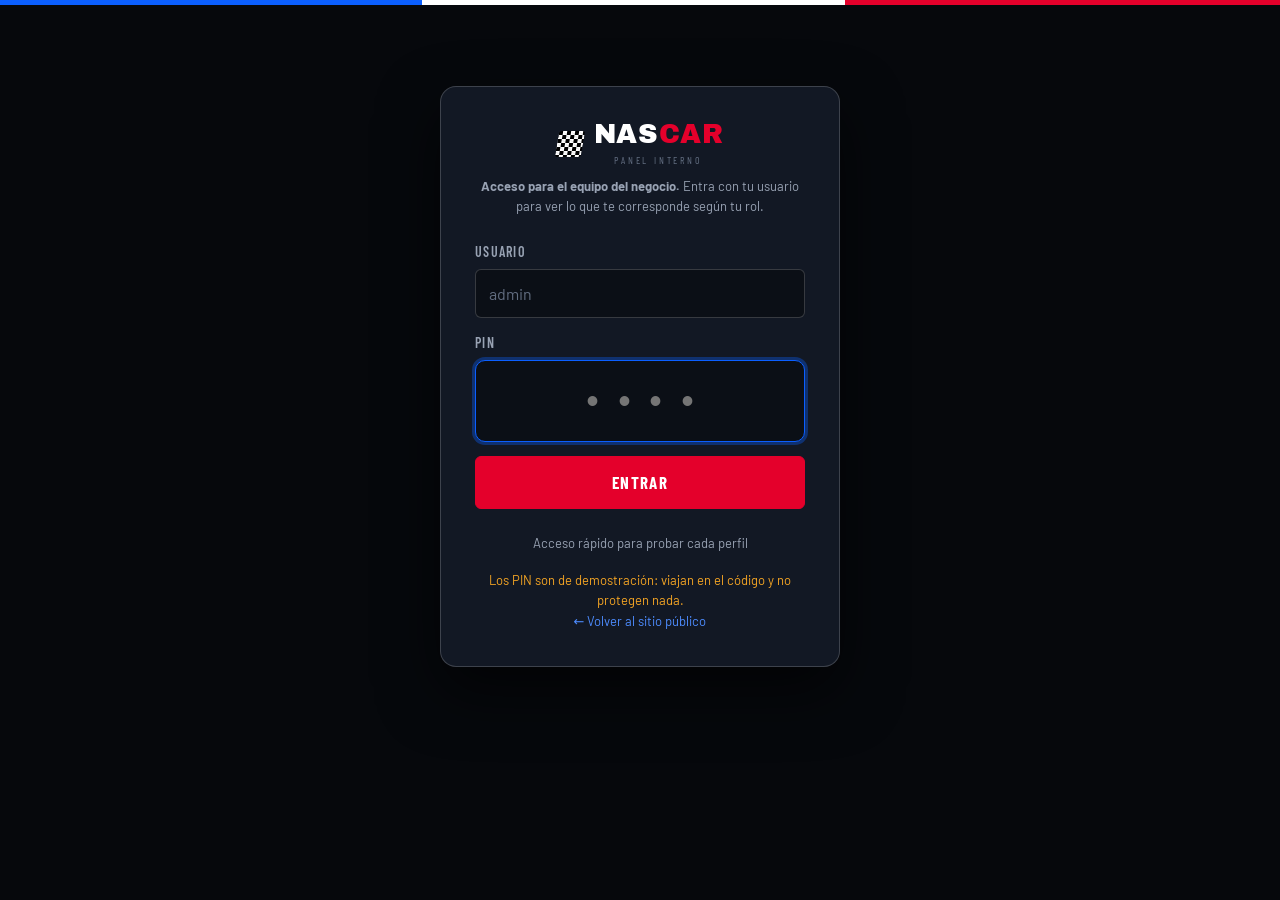
<file: EMPLEADOS.HTML>
<!DOCTYPE html>
<html lang="es-CO">
<head>
<meta charset="utf-8">
<meta name="viewport" content="width=device-width, initial-scale=1, viewport-fit=cover">
<title>Acceso para empleados</title>
<meta name="robots" content="noindex">
<meta name="apple-mobile-web-app-capable" content="yes">
<meta name="mobile-web-app-capable" content="yes">
<meta name="apple-mobile-web-app-status-bar-style" content="black-translucent">
<meta name="apple-mobile-web-app-title" content="NASCAR">
<meta name="format-detection" content="telephone=no">
<meta name="theme-color" content="#06080c">

<link rel="icon" href="data:image/svg+xml,<svg xmlns='http://www.w3.org/2000/svg' viewBox='0 0 32 32'><rect width='32' height='32' fill='%2306080c'/><rect x='4' y='4' width='8' height='8' fill='%23e4002b'/><rect x='20' y='4' width='8' height='8' fill='%23fff'/><rect x='12' y='12' width='8' height='8' fill='%23fff'/><rect x='4' y='20' width='8' height='8' fill='%23fff'/><rect x='20' y='20' width='8' height='8' fill='%230b5fff'/></svg>">

<link rel="preconnect" href="https://fonts.googleapis.com">
<link rel="preconnect" href="https://fonts.gstatic.com" crossorigin>
<link href="https://fonts.googleapis.com/css2?family=Archivo+Black&family=Barlow+Condensed:wght@400;600;700&family=Barlow:wght@400;500;600&display=swap" rel="stylesheet">
<link rel="stylesheet" href="css/styles.css">
<link rel="stylesheet" href="css/sidebar.css">
</head>

<body class="admin">

<!-- ===================== LOGIN ===================== -->
<div id="pantallaLogin">
  <div class="franja"></div>
  <div class="contenedor">
    <div class="login-caja">
      <div class="logo">
        <span class="logo__cuadros cuadros cuadros--fina"></span>
        <span><span class="logo__marca">NAS<em>CAR</em></span><span class="logo__sub">Panel interno</span></span>
      </div>

      <p class="tenue mini mb-24">
        <b>Acceso para el equipo del negocio.</b> Entra con tu usuario para ver lo que
        te corresponde según tu rol.
      </p>
      <div id="avisoAcceso"></div>

      <label class="campo" style="text-align:left">
        <span>Usuario</span>
        <input class="input" id="usuarioAcceso" placeholder="admin" autocomplete="username" autocapitalize="off">
      </label>

      <label class="campo" style="text-align:left">
        <span>PIN</span>
        <input class="pin-input" id="pin" type="password" inputmode="numeric"
               maxlength="6" placeholder="••••" autocomplete="current-password">
      </label>

      <button class="btn btn--rojo btn--bloque mt-8" id="btnEntrar">Entrar</button>

      <p class="mini tenue mt-24" style="margin-bottom:4px">Acceso rápido para probar cada perfil</p>
      <div class="acceso-rapido" id="accesoRapido"></div>

      <p class="mini ambar mt-16" style="margin-bottom:0">
        Los PIN son de demostración: viajan en el código y no protegen nada.
      </p>
      <p class="mini tenue mt-8" style="margin-bottom:0">
        <a href="index.html">← Volver al sitio público</a>
      </p>
      <!-- Aquí NO va ningún acceso al panel de Taseca. Éste es el portal
           de la empresa, y el nivel plataforma no se alcanza pasando por
           una empresa: taseca-admin.html tiene su propia dirección. -->
    </div>
  </div>
</div>

<!-- ===================== PANEL ===================== -->
<div id="pantallaPanel" class="oculto">

  <!-- Barra de contexto de plataforma.

       Sólo aparece cuando quien entró es de Taseca. Dice qué empresa
       está administrando y que sigue siendo él: entrar a una empresa
       cambia el CONTEXTO, no la identidad. Para un usuario de la empresa
       esta barra no existe. -->
  <div id="barraPlataforma" class="barra-plataforma oculto">
    <div class="contenedor fila fila--entre">
      <div class="fila" style="gap:14px;flex-wrap:wrap">
        <span><b>Taseca</b> · administrando</span>
        <span class="badge badge--azul" id="bpEmpresa">—</span>
      </div>
      <a class="btn btn--fantasma btn--xs" href="taseca-admin.html">← Volver a Taseca</a>
    </div>
  </div>

  <div class="app-shell" data-sidebar-shell>

    <!-- ================= BARRA LATERAL =================
         Mismo componente que el panel de Taseca (css/sidebar.css +
         js/sidebar.js) con la piel de ESTA empresa: sus colores y su
         tipografía salen de su `theme`, nunca de los de Taseca.

         Los botones conservan su `data-tab` y su clase `.tab`, así que
         aplicarPermisos() sigue decidiendo cuáles se ven exactamente
         igual que cuando eran pestañas horizontales. Este cambio es
         sólo de presentación. -->
    <aside class="app-side">
      <a href="index.html" class="app-side__marca logo">
        <span class="app-side__iso logo__cuadros cuadros cuadros--fina"></span>
        <span class="app-side__nombre">
          <span class="logo__marca">NAS<em>CAR</em></span>
          <span class="logo__sub">Panel interno</span>
        </span>
      </a>

      <button class="app-side__toggle" data-sidebar-toggle
              aria-label="Contraer menú" aria-expanded="true" title="Contraer menú">
        <i>←</i><span>Contraer menú</span>
      </button>

      <nav class="app-side__menu" id="tabs" aria-label="Secciones del panel">
        <!-- Opciones agrupadas por contexto de trabajo. Los grupos SÓLO
             ordenan: qué opción ve cada perfil lo sigue decidiendo
             aplicarPermisos() sobre cada .tab, y un grupo que se queda sin
             opciones visibles se esconde entero (Sidebar.actualizarGrupos).
             «Registrar cierre» y «Cierres de inventario» son de inventario:
             el conteo físico no lleva dinero. -->
        <div class="app-side__grupo" data-grupo="operacion">
          <button type="button" class="app-side__grupo-cab" data-grupo-toggle aria-expanded="true" aria-controls="grupoOperacion"><i aria-hidden="true">▾</i><span>Operación</span></button>
          <div class="app-side__grupo-items" id="grupoOperacion" role="group" aria-label="Operación">
            <button class="tab" data-tab="mesero"><i>🍽️</i><span>Mesas</span><span class="pill oculto" id="mBadgeListos">0</span></button>
            <button class="tab" data-tab="pedidos"><i>🛒</i><span>Pedidos</span><span class="pill oculto" id="pillPedidos">0</span></button>
            <button class="tab" data-tab="cocina"><i>👨‍🍳</i><span>Cocina</span></button>
            <button class="tab" data-tab="entregas"><i>🛵</i><span>Entregas</span></button>
          </div>
        </div>
        <div class="app-side__grupo" data-grupo="ventas">
          <button type="button" class="app-side__grupo-cab" data-grupo-toggle aria-expanded="true" aria-controls="grupoVentas"><i aria-hidden="true">▾</i><span>Ventas y caja</span></button>
          <div class="app-side__grupo-items" id="grupoVentas" role="group" aria-label="Ventas y caja">
            <button class="tab" data-tab="ventas"><i>📈</i><span>Ventas</span></button>
            <button class="tab" data-tab="pagos"><i>💳</i><span>Pagos</span><span class="pill oculto" id="pillPagos">0</span></button>
            <button class="tab" data-tab="informe"><i>📊</i><span>Cruce de caja</span></button>
            <button class="tab" data-tab="gastos"><i>💰</i><span>Gastos</span><span class="pill oculto" id="pillGastos">0</span></button>
          </div>
        </div>
        <div class="app-side__grupo" data-grupo="productos">
          <button type="button" class="app-side__grupo-cab" data-grupo-toggle aria-expanded="true" aria-controls="grupoProductos"><i aria-hidden="true">▾</i><span>Productos e inventario</span></button>
          <div class="app-side__grupo-items" id="grupoProductos" role="group" aria-label="Productos e inventario">
            <button class="tab" data-tab="dia"><i>📅</i><span>Menú del día</span></button>
            <button class="tab" data-tab="carta"><i>🍔</i><span>Carta</span></button>
            <button class="tab" data-tab="stock"><i>📦</i><span>Stock</span></button>
            <button class="tab" data-tab="entradas"><i>📥</i><span>Entradas</span></button>
            <button class="tab" data-tab="cierre"><i>📝</i><span>Registrar cierre</span></button>
            <button class="tab" data-tab="inventario"><i>🔄</i><span>Cierres de inventario</span><span class="pill oculto" id="pillCierres">0</span></button>
          </div>
        </div>
        <div class="app-side__grupo" data-grupo="administracion">
          <button type="button" class="app-side__grupo-cab" data-grupo-toggle aria-expanded="true" aria-controls="grupoAdministracion"><i aria-hidden="true">▾</i><span>Administración</span></button>
          <div class="app-side__grupo-items" id="grupoAdministracion" role="group" aria-label="Administración">
            <button class="tab" data-tab="unidades"><i>🏪</i><span>Unidades / Locales</span></button>
            <button class="tab" data-tab="usuarios"><i>👥</i><span>Usuarios</span></button>
            <button class="tab" data-tab="config"><i>⚙️</i><span>Configuración</span></button>
            <button class="tab" data-tab="ajustes"><i>🔧</i><span>Ajustes</span></button>
          </div>
        </div>
      </nav>

      <div class="app-side__pie">
        <button class="btn btn--fantasma btn--sm" id="btnSalir"><i>⎋</i><span>Salir</span></button>
      </div>
    </aside>

    <div class="app-backdrop" data-sidebar-fondo></div>

    <div class="app-main">
      <header class="app-top">
        <button class="app-top__menu" data-sidebar-abrir
                aria-label="Abrir menú" aria-expanded="false">☰</button>

        <div class="usuario-chip" id="usuarioChip">
          <i>👤</i><div><b>—</b><span>—</span></div>
        </div>

        <div class="crece"></div>

        <label class="campo" style="margin:0" id="campoSucursalGlobal">
          <span>Unidad / Local</span>
          <select class="select" id="sucursalGlobal" style="padding:8px 12px"></select>
        </label>
        <button class="btn btn--fantasma" id="btnAvisos" type="button"
                style="font-size:18px;padding:6px 12px" aria-pressed="true"
                title="Avisos sonoros">🔔</button>
        <div class="derecha">
          <div class="mini tenue" id="relojFecha">—</div>
          <div class="num" style="font-size:19px" id="reloj">—</div>
        </div>
      </header>

      <main class="contenedor">

    <!-- ---------- VISTA MESERO ---------- -->
    <section class="panel" data-panel="mesero">
      <div class="titulo-seccion" style="margin-bottom:18px">
        <span class="titulo-seccion__kicker">Salón</span>
        <h2 style="font-size:30px">Mesas</h2>
      </div>

      <nav class="sub-tabs">
        <button class="sub-tab is-activo" id="mSubMesas">🍽️ Tomar pedido</button>
        <button class="sub-tab" id="mSubListos">✅ Listos para llevar</button>
      </nav>

      <div id="vistaMesas">
        <div class="inv-contexto" id="mesaContexto"></div>
        <p class="mini tenue mb-16">Toca una mesa para tomarle el pedido.</p>
        <div class="mesa-grid" id="mesaGrid"></div>
      </div>

      <div id="vistaListos" class="oculto">
        <div class="op-lista" id="listaListos"></div>
      </div>
    </section>

    <!-- ---------- REGISTRAR CIERRE (mesero y administración) ----------
         El formulario lo monta js/inventario.js, el mismo que usa la
         página cierre.html: una sola plantilla para las dos pantallas. -->
    <section class="panel" data-panel="cierre">
      <div data-registro-cierre></div>
    </section>

    <!-- ---------- VISTA COCINA ---------- -->
    <section class="panel" data-panel="cocina">
      <div class="titulo-seccion" style="margin-bottom:18px">
        <span class="titulo-seccion__kicker">Cocina</span>
        <h2 style="font-size:30px">Por preparar</h2>
        <p>Los más antiguos aparecen primero. Se marcan en rojo si llevan más de 20 minutos.</p>
      </div>

      <div class="kpis" id="kpisCocina"></div>

      <div class="barra-herramientas">
        <!-- La cocina ve siempre sólo su unidad: ya no hay "todas". -->
        <label class="fila mini tenue oculto" style="gap:6px">
          <input type="checkbox" id="cocinaSoloMias" checked
                 style="accent-color:var(--rojo);width:17px;height:17px">
          Sólo esta unidad
        </label>
      </div>

      <div class="op-lista" id="listaCocina"></div>
    </section>

    <!-- ---------- VISTA ENTREGAS ---------- -->
    <section class="panel" data-panel="entregas">
      <div class="titulo-seccion" style="margin-bottom:18px">
        <span class="titulo-seccion__kicker">Domicilios</span>
        <h2 style="font-size:30px">Entregas</h2>
        <p>Pedidos listos para salir y los que ya van en camino.</p>
      </div>

      <div class="kpis" id="kpisEntregas"></div>
      <div class="op-lista" id="listaEntregas"></div>
    </section>

    <!-- ---------- PEDIDOS ---------- -->
    <section class="panel is-activo" data-panel="pedidos">
      <div class="kpis" id="kpisPedidos"></div>

      <div class="barra-herramientas">
        <label class="campo"><span>Tipo</span>
          <select class="select" id="fTipoPedido">
            <option value="">Mesa y domicilio</option>
            <option value="mesa">Solo mesa</option>
            <option value="domicilio">Solo domicilio</option>
          </select>
        </label>
        <label class="campo"><span>Fecha</span>
          <input class="input" type="date" id="fFechaPedido">
        </label>
        <div class="crece"></div>
        <label class="fila mini tenue" style="gap:6px">
          <input type="checkbox" id="fSoloActivos" checked style="accent-color:var(--rojo);width:17px;height:17px">
          Ocultar entregados y cancelados
        </label>
        <button class="btn btn--fantasma btn--sm" id="btnRefrescar">↻ Refrescar</button>
      </div>

      <div class="tablero" id="tablero"></div>
    </section>

    <!-- ---------- PAGOS ---------- -->
    <section class="panel" data-panel="pagos">
      <div class="titulo-seccion" style="margin-bottom:22px">
        <span class="titulo-seccion__kicker">Caja</span>
        <h2 style="font-size:32px">Confirmación de pagos</h2>
        <p>Todos los pedidos, de mesa y a domicilio, llegan aquí para cobrarse: entregar no es cobrar.
          Confirma sólo cuando el dinero esté efectivamente recibido y registra con qué pagó el cliente.</p>
      </div>

      <div class="kpis" id="kpisPagos"></div>

      <div class="barra-herramientas">
        <label class="campo"><span>Tipo</span>
          <select class="select" id="fTipoPago">
            <option value="">Mesa y domicilio</option>
            <option value="mesa">Mesa</option>
            <option value="domicilio">Domicilio</option>
          </select>
        </label>
        <label class="campo"><span>Estado del pago</span>
          <select class="select" id="fEstadoPago">
            <option value="por-confirmar">Por confirmar</option>
            <option value="todos">Todos</option>
            <option value="confirmado">Confirmados</option>
            <option value="rechazado">Rechazados</option>
          </select>
        </label>
        <label class="campo"><span>Desde</span><input class="input" type="date" id="fPagoDesde"></label>
        <label class="campo"><span>Hasta</span><input class="input" type="date" id="fPagoHasta"></label>
      </div>

      <div class="tabla-wrap">
        <table class="tabla">
          <thead>
            <tr>
              <th>Pedido</th><th>Cliente</th><th>Método</th>
              <th>Referencia</th><th class="derecha">Total</th><th>Pago</th><th></th>
            </tr>
          </thead>
          <tbody id="tablaPagos"></tbody>
        </table>
      </div>
    </section>

    <!-- ---------- MENÚ DEL DÍA ---------- -->
    <section class="panel" data-panel="dia">
      <div class="titulo-seccion" style="margin-bottom:22px">
        <span class="titulo-seccion__kicker">Cambia cada día</span>
        <h2 style="font-size:32px">Menú del día</h2>
        <p>Elige la sucursal y la fecha, decide si ese día ofreces un <b>menú armado</b> o el <b>menú del chef</b> y arma el menú. Lo que publiques aparece de inmediato en la página pública y en las pantallas de mesa de esa sucursal.</p>
      </div>

      <div class="barra-herramientas">
        <label class="campo"><span>Unidad</span><select class="select" id="fSucDia"></select></label>
        <label class="campo"><span>Fecha</span><input class="input" type="date" id="fFechaDia"></label>
        <button class="btn btn--fantasma btn--sm" id="btnCopiarAyer">📋 Copiar el de ayer</button>
        <button class="btn btn--fantasma btn--sm" id="btnCopiarManana">📅 Copiar a mañana</button>
      </div>

      <div id="listaDiaAdmin"></div>
    </section>

    <!-- ---------- CARTA (administrable) ---------- -->
    <section class="panel" data-panel="carta">
      <div class="titulo-seccion" style="margin-bottom:22px">
        <span class="titulo-seccion__kicker">Lo que ve el cliente</span>
        <h2 style="font-size:32px">Carta</h2>
        <p>Todo lo que cambies aquí se ve de inmediato en la página pública, en el pedido a domicilio y en las pantallas de mesa.</p>
      </div>

      <nav class="sub-tabs">
        <button class="sub-tab is-activo" data-sub="productos">🍽 Productos</button>
        <button class="sub-tab" data-sub="categorias">🗂 Categorías</button>
      </nav>

      <!-- ····· Productos ····· -->
      <div data-sub-panel="productos">
        <div class="kpis" id="kpisCarta"></div>

        <div class="barra-herramientas">
          <label class="campo"><span>Buscar</span>
            <input class="input" id="fBuscarProducto" placeholder="Nombre o código…"></label>
          <label class="campo"><span>Categoría</span>
            <select class="select" id="fCatProducto"></select></label>
          <label class="campo"><span>Estado</span>
            <select class="select" id="fEstadoProducto">
              <option value="">Todos</option>
              <option value="activos">Visibles</option>
              <option value="agotados">Agotados</option>
              <option value="inactivos">Ocultos</option>
            </select></label>
          <div class="crece"></div>
          <button class="btn btn--rojo btn--sm" id="btnNuevoProducto">+ Nuevo producto</button>
          <button class="btn btn--fantasma btn--sm" id="btnResetCarta">↺ Restaurar</button>
        </div>

        <div class="tabla-wrap">
          <table class="tabla">
            <thead>
              <tr>
                <th>Producto</th><th>Categoría</th><th class="derecha">Precio</th>
                <th class="col-num">Orden</th><th>Sucursales</th><th>Estado</th><th></th>
              </tr>
            </thead>
            <tbody id="tablaProductos"></tbody>
          </table>
        </div>

        <p class="mini tenue mt-16">
          <b>Agotado</b> lo esconde del pedido pero lo deja en la carta.
          <b>Oculto</b> lo saca de la carta por completo. Un producto que ya tiene ventas
          no se borra: se oculta, para no dañar los pedidos anteriores.
        </p>
      </div>

      <!-- ····· Categorías ····· -->
      <div data-sub-panel="categorias" class="oculto">
        <div class="barra-herramientas">
          <div class="crece"></div>
          <button class="btn btn--rojo btn--sm" id="btnNuevaCategoria">+ Nueva categoría</button>
        </div>
        <div class="tabla-wrap">
          <table class="tabla">
            <thead>
              <tr><th></th><th>Categoría</th><th class="col-num">Orden</th>
                  <th class="col-num">Productos</th><th>Estado</th><th></th></tr>
            </thead>
            <tbody id="tablaCategorias"></tbody>
          </table>
        </div>
      </div>
    </section>

    <!-- ---------- STOCK ---------- -->
    <section class="panel" data-panel="stock">
      <div class="titulo-seccion" style="margin-bottom:22px">
        <span class="titulo-seccion__kicker">Inventario físico</span>
        <h2 style="font-size:32px">Stock</h2>
        <p>
          Este es el catálogo que usan los cierres de inventario: una sola lista para todo.
          Lo que agregues aquí aparece en el próximo cierre; lo que desactives deja de pedirse,
          pero <b>no cambia los cierres ya registrados</b>.
        </p>
      </div>

      <div class="kpis" id="kpisStock"></div>

      <!-- Filtros rápidos por estado de abastecimiento. Reemplazan al
           antiguo desplegable: se ve de un golpe cuántos hay de cada
           cosa y se filtra con un clic. -->
      <div class="fila mt-16 mb-16" id="chipsStock" style="gap:8px;flex-wrap:wrap"></div>

      <div class="barra-herramientas">
        <label class="campo"><span>Buscar</span>
          <input class="input" id="fBuscarStock" placeholder="Código o nombre…"></label>
        <label class="campo"><span>Área</span><select class="select" id="fAreaStock"></select></label>
        <div class="crece"></div>
        <button class="btn btn--rojo btn--sm" id="btnNuevoStock">+ Nuevo producto</button>
        <button class="btn btn--fantasma btn--sm" id="btnResetStock">↺ Restaurar</button>
      </div>

      <p class="mini tenue" id="fuenteStock" style="margin:-6px 0 14px"></p>

      <div class="tabla-wrap">
        <table class="tabla">
          <thead>
            <tr>
              <th>Código</th><th>Producto</th><th>Categoría</th><th>Área</th>
              <th>Unidad</th><th class="derecha">Stock actual</th>
              <th class="col-num">Mínimo</th><th>Estado</th>
            </tr>
          </thead>
          <tbody id="tablaStock"></tbody>
        </table>
      </div>

      <!-- 🛒 Productos por pedir. Es una LISTA DE REFERENCIA: no genera
           órdenes de compra ni descuenta nada. La cantidad sugerida es
           sólo lo que falta para volver al mínimo. -->
      <div id="porPedirStock" class="mt-24"></div>

      <div class="caja mt-24">
        <h3>Qué significa cada número</h3>
        <div class="tabla-wrap">
          <table class="tabla">
            <thead><tr><th>Concepto</th><th>Qué es</th><th>De dónde sale</th></tr></thead>
            <tbody>
              <tr><td><b>Stock actual</b></td><td>Lo que hay hoy, según el último ajuste</td><td>Se digita aquí</td></tr>
              <tr><td><b>Saldo inicial (IN)</b></td><td>Con cuánto empezó la jornada</td><td>Saldo físico del cierre anterior</td></tr>
              <tr><td><b>Entradas (EN)</b></td><td>Lo que entró ese día</td><td>Cierres → Entradas</td></tr>
              <tr><td><b>Ventas (Z)</b></td><td>Lo que se vendió esa jornada</td><td>Automático, de los pedidos</td></tr>
              <tr><td><b>Saldo físico (SD)</b></td><td>Lo que se contó de verdad</td><td>La mesera, en el cierre</td></tr>
              <tr><td><b>Saldo calculado (SLDC)</b></td><td>Lo que debería haber</td><td><code>IN + EN − Z</code></td></tr>
              <tr><td><b>Diferencia (DF)</b></td><td>Lo que sobra o falta</td><td><code>SD − SLDC</code></td></tr>
            </tbody>
          </table>
        </div>
        <p class="mini tenue mt-16" style="margin-bottom:0">
          El <b>stock actual</b> no se descuenta solo con cada venta: para eso haría falta un módulo
          de recetas que diga cuánto insumo consume cada plato. Por ahora se actualiza a mano,
          o de una vez al terminar un cierre desde <b>Cierres → Cruce</b>.
        </p>
      </div>
    </section>

    <!-- ---------- GASTOS ---------- -->
    <section class="panel" data-panel="gastos">
      <div class="titulo-seccion" style="margin-bottom:22px">
        <span class="titulo-seccion__kicker">Salidas de dinero</span>
        <h2 style="font-size:32px">Gastos</h2>
        <p>
          Todo lo que sale de caja: compras, nómina, vales, servicios.
          Se lleva aparte de las ventas — no las modifica ni se resta de ellas.
        </p>
      </div>

      <div class="kpis" id="kpisGastos"></div>

      <div class="rejilla-cajas mb-24">
        <div class="caja">
          <h3>Por categoría</h3>
          <div id="gastosPorCategoria"></div>
        </div>
        <div class="caja">
          <h3>Por sucursal y método de pago</h3>
          <div id="gastosPorSucursal"></div>
        </div>
      </div>

      <div class="barra-herramientas">
        <label class="campo"><span>Desde</span><input class="input" type="date" id="gaDesde"></label>
        <label class="campo"><span>Hasta</span><input class="input" type="date" id="gaHasta"></label>
        <label class="campo"><span>Categoría</span><select class="select" id="gaCategoria"></select></label>
        <label class="campo"><span>Estado</span><select class="select" id="gaEstado"></select></label>
        <label class="campo"><span>Método</span><select class="select" id="gaMetodo"></select></label>
        <label class="campo"><span>Buscar</span>
          <input class="input" id="gaBuscar" placeholder="Concepto, proveedor…"></label>
        <div class="crece"></div>
        <button class="btn btn--rojo btn--sm" id="btnNuevoGasto">+ Nuevo gasto</button>
        <button class="btn btn--fantasma btn--sm" id="btnGastosCSV">⬇ CSV</button>
      </div>

      <div class="tabla-wrap">
        <table class="tabla">
          <thead>
            <tr>
              <th>Fecha</th><th>Categoría</th><th>Concepto</th><th>Sucursal</th>
              <th class="derecha">Valor</th><th>Método</th><th>Usuario</th>
              <th>Estado</th><th></th>
            </tr>
          </thead>
          <tbody id="tablaGastos"></tbody>
        </table>
      </div>

      <p class="mini tenue mt-16">
        Un gasto <b>anulado</b> no se borra: se conserva con el motivo y quién lo anuló,
        y deja de sumar en los totales.
      </p>
    </section>

    <!-- ---------- USUARIOS ---------- -->
    <section class="panel" data-panel="usuarios">
      <div class="titulo-seccion" style="margin-bottom:22px">
        <span class="titulo-seccion__kicker">Quién puede entrar</span>
        <h2 style="font-size:32px">Usuarios</h2>
        <p>Cada persona entra con su usuario y ve solamente lo que le corresponde según su rol.</p>
      </div>

      <div class="kpis" id="kpisUsuarios"></div>

      <div class="barra-herramientas">
        <div class="crece"></div>
        <button class="btn btn--rojo btn--sm" id="btnNuevoUsuario">+ Nuevo usuario</button>
      </div>

      <div class="tabla-wrap">
        <table class="tabla">
          <thead>
            <tr><th>Persona</th><th>Rol</th><th>Sucursal</th><th>PIN</th><th>Estado</th><th></th></tr>
          </thead>
          <tbody id="tablaUsuarios"></tbody>
        </table>
      </div>

      <div class="caja mt-24">
        <h3>Qué puede hacer cada rol</h3>
        <div class="tabla-wrap">
          <table class="tabla">
            <thead><tr><th>Rol</th><th>Para qué sirve</th></tr></thead>
            <tbody id="tablaRoles"></tbody>
          </table>
        </div>
        <p class="mini ambar mt-16" style="margin-bottom:0">
          Esto separa perfiles para poder operar y demostrar el sistema, pero no es seguridad real:
          los PIN están dentro del código que llega al navegador. Para control de accesos de verdad
          hace falta un servidor con login.
        </p>
      </div>
    </section>

    <!-- ---------- UNIDADES / LOCALES ----------
         Los puntos de operación de la empresa. Cada uno con su tipo de
         negocio y su propia operación: carta, menú, pedidos, ventas,
         gastos, stock y cierres no se mezclan entre unidades. -->
    <section class="panel" data-panel="unidades">
      <div class="titulo-seccion" style="margin-bottom:22px">
        <span class="titulo-seccion__kicker">Puntos de operación de la empresa</span>
        <h2 style="font-size:32px">Unidades / Locales</h2>
        <p>Cada unidad trabaja por separado: su carta, su menú del día, sus pedidos, ventas, gastos, stock y cierres son sólo suyos. El tipo de negocio la identifica; no cambia qué funciones tiene.</p>
      </div>

      <div class="barra-herramientas">
        <div class="crece" id="resumenUnidades"></div>
        <button class="btn btn--rojo btn--sm" id="btnNuevaSucursal">+ Nueva unidad</button>
      </div>
      <div class="unidades" id="listaSucursalesAdmin"></div>
    </section>

    <!-- ---------- CONFIGURACIÓN ---------- -->
    <section class="panel" data-panel="config">
      <div class="titulo-seccion" style="margin-bottom:22px">
        <span class="titulo-seccion__kicker">Datos del negocio</span>
        <h2 style="font-size:32px">Configuración</h2>
        <p>Lo que cambies aquí se refleja en la página pública, en los pedidos y en los mensajes de WhatsApp. No hay que tocar código.</p>
      </div>

      <nav class="sub-tabs">
        <button class="sub-tab is-activo" data-sub="general">🏪 El restaurante</button>
        <button class="sub-tab" data-sub="pagos">💳 Métodos de pago</button>
        <button class="sub-tab" data-sub="plan">🧩 Tu plan</button>
      </nav>

      <div data-sub-panel="general">
        <div id="avisoPermisoConfig"></div>
        <div class="caja">
          <div id="formConfig"></div>
          <button class="btn btn--rojo mt-16" id="btnGuardarConfig">Guardar cambios</button>
        </div>
      </div>

      <div data-sub-panel="pagos" class="oculto">
        <div class="caja">
          <h3>Cómo puede pagar el cliente un domicilio</h3>
          <div class="opciones-pago" id="listaMetodosPago"></div>
        </div>
      </div>

      <!-- Sólo de lectura: los módulos los contrata la empresa y los
           habilita el SuperAdmin, no el administrador del restaurante. -->
      <div data-sub-panel="plan" class="oculto">
        <div id="listaModulos"></div>
      </div>
    </section>

    <!-- ---------- CRUCE DE INFORMACIÓN ----------
         Informe de caja de la jornada. Es una CAPA DE CONSULTA: lee
         ventas, gastos y cierres, no los modifica. Lo único que se
         registra desde aquí es la base de caja.

         Ojo: no confundir con el "Cruce" de la pestaña 🔄 Cierres, que
         es de INVENTARIO. Éste es de DINERO. -->
    <section class="panel" data-panel="informe">
      <div class="titulo-seccion" style="margin-bottom:22px">
        <span class="titulo-seccion__kicker">Informe general de operación y caja</span>
        <h2 style="font-size:32px">Cruce de información</h2>
        <p>Cómo va el dinero de la jornada: con cuánto se abrió, cuánto entró, cuánto salió y cuánto debería quedar en el cajón.</p>
      </div>

      <div class="barra-herramientas">
        <label class="campo" style="margin:0">
          <span>Jornada</span>
          <input class="input" type="date" id="inFecha">
        </label>
        <label class="campo" style="margin:0">
          <span>Unidad</span>
          <select class="select" id="inSucursal"></select>
        </label>
        <div class="crece"></div>
        <div class="derecha mini tenue" id="inEmpresa">—</div>
        <button class="btn btn--fantasma btn--sm" id="btnInformeCSV">↓ CSV</button>
        <button class="btn btn--fantasma btn--sm" id="btnInformeImprimir">🖨 Imprimir</button>
      </div>

      <!-- Base de caja -->
      <div id="inBase" class="mb-24"></div>

      <!-- Tarjetas del informe -->
      <div class="kpis" id="inKpis"></div>

      <!-- Las dos cuentas: efectivo y transferencias -->
      <div class="rejilla-2 mt-24" id="inFormulas"></div>

      <!-- Desglose por concepto y método -->
      <h3 class="mt-24">Desglose</h3>
      <div class="tabla-wrap">
        <table class="tabla">
          <thead>
            <tr>
              <th>Concepto</th>
              <th class="derecha">Efectivo</th>
              <th class="derecha">Transferencia</th>
              <th class="derecha">Otros</th>
              <th class="derecha">Total</th>
            </tr>
          </thead>
          <tbody id="inDesglose"></tbody>
        </table>
      </div>

      <!-- Detalle por método de pago, tal como están configurados -->
      <div id="inMetodos" class="mt-24"></div>

      <!-- Acceso al cierre de inventario de la misma jornada -->
      <div id="inCierre" class="mt-24"></div>
    </section>

    <!-- ---------- VENTAS ---------- -->
    <section class="panel" data-panel="ventas">
      <div class="titulo-seccion" style="margin-bottom:22px">
        <span class="titulo-seccion__kicker">Control</span>
        <h2 style="font-size:32px">Ventas</h2>
        <p>Los pedidos cancelados no se cuentan. El total incluye el valor del domicilio.</p>
      </div>

      <div class="barra-herramientas">
        <button class="btn btn--fantasma btn--sm" data-rango="hoy">Hoy</button>
        <button class="btn btn--fantasma btn--sm" data-rango="ayer">Ayer</button>
        <button class="btn btn--fantasma btn--sm" data-rango="7">Últimos 7 días</button>
        <button class="btn btn--fantasma btn--sm" data-rango="30">Últimos 30 días</button>
        <div class="crece"></div>
        <label class="campo"><span>Desde</span><input class="input" type="date" id="vDesde"></label>
        <label class="campo"><span>Hasta</span><input class="input" type="date" id="vHasta"></label>
        <button class="btn btn--azul btn--sm" id="btnVerVentas">Ver</button>
        <button class="btn btn--fantasma btn--sm" id="btnCSV">⬇ CSV</button>
      </div>

      <div class="kpis" id="kpisVentas"></div>

      <div class="rejilla-cajas mb-24">
        <div class="caja">
          <h3>Ventas por día</h3>
          <div id="ventasPorDia"></div>
        </div>
        <div class="caja">
          <h3>Platos más vendidos</h3>
          <div id="topPlatos"></div>
        </div>
      </div>

      <div class="rejilla-cajas mb-24">
        <div class="caja">
          <h3>Por método de pago</h3>
          <div id="porPago"></div>
        </div>
        <div class="caja">
          <h3>Por sucursal y tipo</h3>
          <div id="porSucursal"></div>
        </div>
      </div>

      <div class="caja">
        <h3>Detalle de pedidos</h3>
        <div class="tabla-wrap">
          <table class="tabla">
            <thead>
              <tr><th>Código</th><th>Hora</th><th>Tipo</th><th>Sucursal</th>
                  <th>Cliente</th><th>Pago</th><th class="derecha">Total</th><th>Estado</th></tr>
            </thead>
            <tbody id="tablaVentas"></tbody>
          </table>
        </div>
      </div>
    </section>

    <!-- ---------- INVENTARIO Y CIERRE DE CAJA ---------- -->
    <section class="panel" data-panel="inventario">

      <div class="titulo-seccion" style="margin-bottom:22px">
        <span class="titulo-seccion__kicker">Inventario</span>
        <h2 style="font-size:32px">Cierres de inventario</h2>
        <p>
          Las meseras registran los saldos físicos desde
          <a href="cierre.html" target="_blank" rel="noopener">cierre.html</a>.
          Aquí se consultan, se cruzan contra las ventas y se registran las entradas de mercancía.
        </p>
      </div>

      <nav class="sub-tabs">
        <button class="sub-tab is-activo" data-sub="cierres">📋 Cierres registrados</button>
        <button class="sub-tab" data-sub="cruce">🔄 Cruce de inventario</button>
      </nav>

      <!-- ····· Sub-pestaña: CIERRES ····· -->
      <div data-sub-panel="cierres">
        <div class="kpis" id="kpisCierres"></div>

        <div class="barra-herramientas">
          <label class="campo"><span>Desde</span><input class="input" type="date" id="ciDesde"></label>
          <label class="campo"><span>Hasta</span><input class="input" type="date" id="ciHasta"></label>
          <label class="campo"><span>Área</span><select class="select" id="ciArea"></select></label>
          <label class="campo"><span>Estado</span><select class="select" id="ciEstado"></select></label>
          <div class="crece"></div>
          <a class="btn btn--fantasma btn--sm" href="cierre.html" target="_blank" rel="noopener">
            + Registrar un cierre
          </a>
        </div>

        <div class="tabla-wrap">
          <table class="tabla">
            <thead>
              <tr>
                <th>Fecha</th><th>Sucursal</th><th>Área</th>
                <th>Registrado por</th><th>Hora</th><th>Estado</th><th></th>
              </tr>
            </thead>
            <tbody id="tablaCierres"></tbody>
          </table>
        </div>

        <p class="mini tenue mt-16">
          La <b>Fecha</b> es la jornada a la que corresponde el cierre. La <b>Hora</b> es cuándo se
          registró realmente — pueden ser días distintos si el conteo se hizo de madrugada.
        </p>
      </div>

      <!-- ····· Sub-pestaña: CRUCE ····· -->
      <div data-sub-panel="cruce" class="oculto">

        <div class="barra-herramientas">
          <label class="campo"><span>Jornada del cierre</span><input class="input" type="date" id="crFecha"></label>
          <label class="campo"><span>Área</span><select class="select" id="crArea"></select></label>
          <div class="crece"></div>
          <button class="btn btn--azul btn--sm oculto" id="btnAplicarStock">📦 Llevar saldos al stock</button>
          <button class="btn btn--fantasma btn--sm" id="btnCruceCSV">⬇ Exportar CSV</button>
          <button class="btn btn--fantasma btn--sm" id="btnCruceImprimir">🖨 Imprimir</button>
        </div>

        <div id="crAvisoSucursal"></div>
        <div id="crVeredicto"></div>
        <div class="kpis" id="kpisCruce"></div>

        <div class="caja mb-24">
          <h3>Cruce de inventario y ventas</h3>
          <p class="mini tenue" style="margin-top:-8px">
            <b>SLDC = IN + EN − Z</b> &nbsp;·&nbsp; <b>DF = SD − SLDC</b><br>
            IN saldo inicial (cierre anterior) · EN entradas · Z ventas de caja ·
            SD saldo físico contado · SLDC saldo calculado · DF diferencia
          </p>
          <div class="tabla-wrap">
            <table class="tabla">
              <thead>
                <tr>
                  <th>CD</th><th>Producto</th>
                  <th class="col-num">IN</th><th class="col-num">EN</th><th class="col-num">Z</th>
                  <th class="col-num">SD</th><th class="col-num">SLDC</th><th class="col-num">DF</th>
                  <th>Estado</th>
                </tr>
              </thead>
              <tbody id="tablaCruce"></tbody>
            </table>
          </div>
        </div>

        <div class="caja">
          <h3 id="crTituloDif">Productos con diferencias</h3>
          <div class="tabla-wrap">
            <table class="tabla">
              <thead>
                <tr>
                  <th>Código</th><th>Producto</th>
                  <th class="col-num">Esperado</th><th class="col-num">Físico</th>
                  <th class="col-num">Diferencia</th><th>Estado</th>
                </tr>
              </thead>
              <tbody id="tablaDiferencias"></tbody>
            </table>
          </div>
        </div>
      </div>

    </section>

    <!-- ---------- ENTRADAS DE MERCANCÍA ---------- -->
    <section class="panel" data-panel="entradas">
      <div class="titulo-seccion" style="margin-bottom:22px">
        <span class="titulo-seccion__kicker">Lo que entra</span>
        <h2 style="font-size:32px">Entradas</h2>
        <p>
          La mercancía que llega al punto. Alimenta el campo <b>EN</b> del cruce de
          inventario de esa jornada. Si no registras nada, EN queda en 0: el sistema
          nunca inventa cantidades.
        </p>
      </div>

      <div class="kpis" id="kpisEntradas"></div>

      <div class="caja mb-24">
        <h3>Registrar una entrada</h3>
        <p class="mini tenue" style="margin-top:-8px">
          Se registra en <b id="enSucursalActual">—</b>.
        </p>

        <div class="rejilla-2">
          <label class="campo"><span>Jornada <i class="req">*</i></span>
            <input class="input" type="date" id="enFecha"></label>
          <label class="campo"><span>Área <i class="req">*</i></span>
            <select class="select" id="enArea"></select></label>
          <label class="campo"><span>Producto <i class="req">*</i></span>
            <select class="select" id="enProducto"></select></label>
          <label class="campo"><span>Cantidad <i class="req">*</i></span>
            <input class="input" type="number" min="1" step="1" id="enCantidad" placeholder="Ej. 24"></label>
          <label class="campo"><span>Tipo de entrada</span>
            <select class="select" id="enTipo"></select></label>
          <label class="campo"><span>Observación</span>
            <input class="input" id="enObs" placeholder="Factura, proveedor…"></label>
        </div>

        <button class="btn btn--rojo btn--sm" id="btnGuardarEntrada">+ Registrar entrada</button>
      </div>

      <div class="barra-herramientas">
        <label class="campo"><span>Desde</span><input class="input" type="date" id="enFiltroDesde"></label>
        <label class="campo"><span>Hasta</span><input class="input" type="date" id="enFiltroHasta"></label>
        <label class="campo"><span>Área</span><select class="select" id="enFiltroArea"></select></label>
        <label class="campo crece"><span>Buscar</span>
          <input class="input" id="enBuscar" placeholder="Producto, código, factura…"></label>
      </div>

      <div class="tabla-wrap">
        <table class="tabla">
          <thead>
            <tr>
              <th>Jornada</th><th>Sucursal</th><th>CD</th><th>Producto</th>
              <th class="col-num">Cantidad</th><th>Tipo</th><th>Registró</th><th></th>
            </tr>
          </thead>
          <tbody id="tablaEntradas"></tbody>
        </table>
      </div>

      <p class="mini tenue mt-16">
        Una entrada se puede corregir mientras el cierre de esa jornada no haya sido
        <b>revisado</b>. Después queda marcada como <b>Cerrada</b>: cambiarla alteraría
        un cruce que administración ya dio por bueno.
      </p>
    </section>

    <!-- ---------- AJUSTES ---------- -->
    <section class="panel" data-panel="ajustes">
      <div class="titulo-seccion" style="margin-bottom:22px">
        <span class="titulo-seccion__kicker">Configuración</span>
        <h2 style="font-size:32px">Ajustes y datos</h2>
      </div>

      <div class="rejilla-cajas mb-24">
        <div class="caja">
          <h3>Enlaces de mesa (QR)</h3>
          <p class="mini tenue">Genera un QR con cada enlace y pégalo en la mesa. El cliente escanea y pide desde su celular.</p>
          <label class="campo"><span>Sucursal</span><select class="select" id="qrSucursal"></select></label>
          <div id="listaQR" style="max-height:300px;overflow:auto"></div>
        </div>

        <div class="caja">
          <h3>Respaldo de información</h3>
          <p class="mini tenue">Los datos viven en este navegador. Descarga una copia con frecuencia; si borras el historial del navegador, se pierden.</p>
          <button class="btn btn--azul btn--bloque mb-8" id="btnExportar">⬇ Descargar respaldo (.json)</button>
          <label class="btn btn--fantasma btn--bloque mb-8" style="cursor:pointer">
            ⬆ Restaurar respaldo
            <input type="file" id="fileImportar" accept="application/json,.json" class="oculto">
          </label>
          <button class="btn btn--fantasma btn--bloque" id="btnBorrar"
                  style="border-color:var(--rojo);color:var(--rojo-claro)">🗑 Borrar todos los datos</button>
        </div>

        <div class="caja">
          <h3>Avisos sonoros</h3>
          <p class="mini tenue">A cada quien le suena lo suyo, según su rol. La preferencia es de
            <b>este equipo</b>: cada tablet o computador se configura aparte.</p>
          <label class="fila" style="gap:8px;align-items:center;margin:12px 0">
            <input type="checkbox" id="avSonido"> <span>Sonar cuando pase algo que me toca</span>
          </label>
          <label class="fila" style="gap:8px;align-items:center;margin:0 0 12px">
            <input type="checkbox" id="avSistema"> <span>Avisar también con la pestaña en segundo plano</span>
          </label>
          <button class="btn btn--fantasma btn--bloque mb-8" id="btnAvisoProbar">🔔 Probar el sonido</button>
          <div class="caja-datos">
            <div class="linea"><span class="tenue">👨‍🍳 Cocina</span><b>Pedido nuevo</b></div>
            <div class="linea"><span class="tenue">🍽️ Mesero</span><b>Mesa lista para llevar</b></div>
            <div class="linea"><span class="tenue">🛵 Domiciliario</span><b>Domicilio listo para salir</b></div>
            <div class="linea"><span class="tenue">💵 Caja</span><b>Entregado sin cobrar · pago reportado</b></div>
            <div class="linea"><span class="tenue">👑 Administración</span><b>Cada pedido y lo que falta por cobrar</b></div>
          </div>
        </div>

        <!-- Limpieza después de las pruebas. Sólo Admin; se confirma escribiendo BORRAR. -->
        <div class="caja">
          <h3>Facturas de prueba</h3>
          <p class="mini tenue">Antes de operar de verdad, borra los pedidos que se hicieron probando. No se tocan cierres, gastos, stock ni menús. Descarga un respaldo antes si quieres conservarlos.</p>
          <p class="mini" id="facturasPruebaInfo">—</p>
          <button class="btn btn--fantasma btn--bloque mb-8" data-borrar-facturas="anteriores">🧾 Borrar las del formato anterior (N1-260828-001)</button>
          <button class="btn btn--fantasma btn--bloque" data-borrar-facturas="todas"
                  style="border-color:var(--rojo);color:var(--rojo-claro)">🗑 Borrar todas y empezar en 00001</button>
        </div>
      </div>

      <div class="caja">
        <h3>Cómo cambiar la información fija</h3>
        <div class="tabla-wrap">
          <table class="tabla">
            <thead><tr><th>Qué</th><th>Dónde</th></tr></thead>
            <tbody>
              <tr><td>Platos de la carta, precios base y descripciones</td><td><code>js/data.js</code> → <code>NASCAR.CARTA</code></td></tr>
              <tr><td>Direcciones, teléfonos, horarios y zonas de domicilio</td><td><code>js/data.js</code> → <code>NASCAR.SUCURSALES</code></td></tr>
              <tr><td>PIN del panel, cuentas de Nequi/Bancolombia, NIT</td><td><code>js/data.js</code> → <code>NASCAR.CONFIG</code></td></tr>
              <tr><td>Colores y tipografías</td><td><code>css/styles.css</code> → sección <code>01. TOKENS</code></td></tr>
            </tbody>
          </table>
        </div>
        <p class="mini tenue mt-16" style="margin-bottom:0">
          <b class="ambar">Ten en cuenta:</b> el PIN vive en el código que llega al navegador, así que sirve para
          evitar entradas por curiosidad, no como seguridad real. Para control de accesos de verdad hace falta
          un servidor con usuarios y contraseñas.
        </p>
      </div>
    </section>

      </main>
    </div><!-- /.app-main -->
  </div><!-- /.app-shell -->
</div>

<script src="js/data.js"></script>
<script src="js/store.js"></script>
<script src="js/remoto.js"></script>
<script src="js/ui.js"></script>
<script src="js/menu-dia.js"></script>
<script src="js/sidebar.js"></script>
<script src="js/auth.js"></script>
<script src="js/tema.js"></script>
<script src="js/inventario.js"></script>
<script src="js/gestion.js"></script>
<script src="js/operacion.js"></script>
<script src="js/gastos.js"></script>
<script src="js/informe.js"></script>
<script src="js/avisos.js"></script>
<script src="js/admin.js"></script>
</body>
</html>
</file>
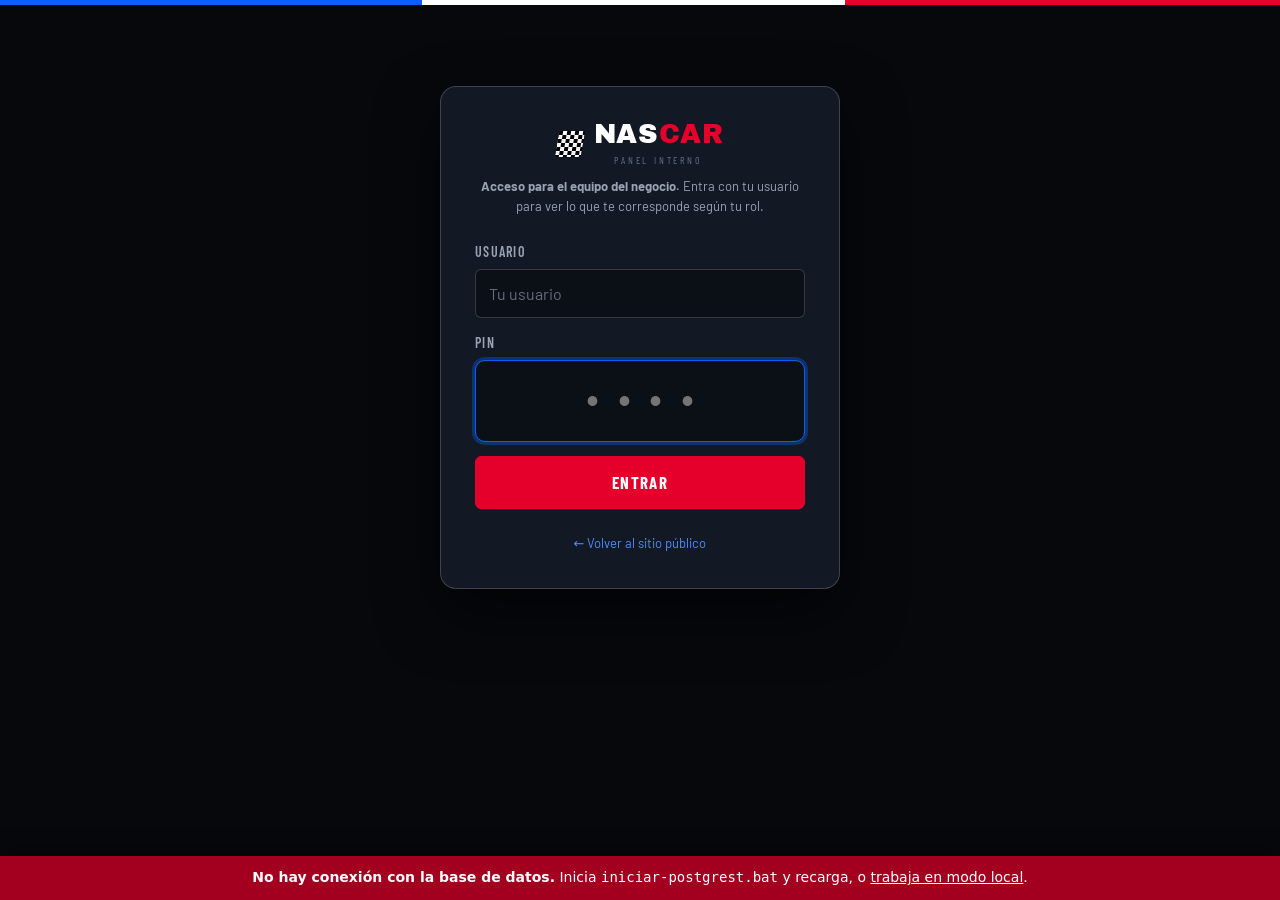
<file: empleados.html>
<!DOCTYPE html>
<html lang="es-CO">
<head>
<meta charset="utf-8">
<meta name="viewport" content="width=device-width, initial-scale=1, viewport-fit=cover">
<title>Acceso para empleados</title>
<meta name="robots" content="noindex">
<meta name="apple-mobile-web-app-capable" content="yes">
<meta name="mobile-web-app-capable" content="yes">
<meta name="apple-mobile-web-app-status-bar-style" content="black-translucent">
<meta name="apple-mobile-web-app-title" content="Panel">
<meta name="format-detection" content="telephone=no">
<meta name="theme-color" content="#06080c">

<link rel="icon" href="data:image/svg+xml,<svg xmlns='http://www.w3.org/2000/svg' viewBox='0 0 32 32'><rect width='32' height='32' fill='%2306080c'/><rect x='4' y='4' width='8' height='8' fill='%23e4002b'/><rect x='20' y='4' width='8' height='8' fill='%23fff'/><rect x='12' y='12' width='8' height='8' fill='%23fff'/><rect x='4' y='20' width='8' height='8' fill='%23fff'/><rect x='20' y='20' width='8' height='8' fill='%230b5fff'/></svg>">

<link rel="preconnect" href="https://fonts.googleapis.com">
<link rel="preconnect" href="https://fonts.gstatic.com" crossorigin>
<link href="https://fonts.googleapis.com/css2?family=Archivo+Black&family=Barlow+Condensed:wght@400;600;700&family=Barlow:wght@400;500;600&display=swap" rel="stylesheet">
<!-- ===================================================================
     LA MARCA, ANTES DEL PRIMER FOTOGRAMA

     Entre que llega el HTML y js/tema.js aplica el tema de la empresa
     pasan unas décimas. En esas décimas se ve lo que diga css/styles.css,
     que es la paleta de la plataforma y no la del restaurante. Al
     refrescar, eso es exactamente lo que el cliente ve: su página
     cambiando de colores delante de él.

     Esto lo arregla sin servidor: la última vez que esta empresa se
     pintó bien, su marca quedó guardada en el navegador. Aquí se vuelve
     a poner ANTES de que el navegador dibuje nada. Si no hay nada
     guardado -primera visita- no pasa nada: se ve la paleta neutra y
     js/tema.js corrige un instante después, como hasta ahora.

     Va en línea y no en un archivo a propósito: un <script src> es otra
     petición, y para entonces el primer fotograma ya se pintó.

     La clave lleva la empresa de ESTA dirección. Sin eso, quien visita
     dos restaurantes distintos vería el segundo con los colores del
     primero.
     =================================================================== -->
<script>
(function () {
  'use strict';
  var raiz = document.documentElement;

  /* La misma empresa que resolverá después js/backend.js: ?empresa=,
     la ranura de /taseca/<ranura>/… o, en su defecto, el dominio. */
  function clave() {
    var q = (location.search.match(/[?&]empresa=([^&]+)/) || [])[1];
    var ranura = (location.pathname.match(/\/taseca\/([^/]+)/) || [])[1];
    return 'taseca.marca.' + decodeURIComponent(q || ranura || location.host);
  }

  var COLOR = /^#[0-9a-f]{6}$/i;
  /* Una familia tipográfica y nada más: ni url(), ni llaves, ni
     punto y coma. Lo guardado es nuestro, pero una variable CSS admite
     cualquier texto y esto sale gratis. */
  var FUENTE = /^[-\w\s'",.]{1,160}$/;

  function pintar(t) {
    if (!t || typeof t !== 'object') return;
    [['primary', '--azul'], ['secondary', '--rojo'], ['accent', '--azul-claro'],
     ['background', '--negro-900'], ['azulGlow', '--azul-glow'], ['rojoGlow', '--rojo-glow']
    ].forEach(function (par) {
      var v = t[par[0]];
      if (typeof v === 'string' && (COLOR.test(v) || /^rgba\([\d.,\s]+\)$/.test(v)))
        raiz.style.setProperty(par[1], v);
    });

    [['body', '--f-body'], ['titular', '--f-display'], ['cond', '--f-cond']].forEach(function (par) {
      var v = t[par[0]];
      if (typeof v === 'string' && FUENTE.test(v)) raiz.style.setProperty(par[1], v);
    });

    if (t.peso > 0 && t.peso <= 900) raiz.style.setProperty('--f-display-peso', String(t.peso));
    if (t.modo === 'claro' || t.modo === 'oscuro') raiz.setAttribute('data-tema', t.modo);
    if (typeof t.patron === 'string' && /^[a-z0-9_-]{1,20}$/.test(t.patron))
      raiz.setAttribute('data-patron', t.patron);
  }

  window.TasecaMarca = {
    /* js/tema.js llama aquí con lo que acaba de aplicar, para que la
       próxima visita no tenga que esperarlo. */
    guardar: function (t) {
      try { localStorage.setItem(clave(), JSON.stringify(t)); } catch (e) { /* sin sitio o en privado */ }
    },
  };

  try { pintar(JSON.parse(localStorage.getItem(clave()) || 'null')); } catch (e) { /* da igual: tema.js llega enseguida */ }
})();
</script>

<link rel="stylesheet" href="/css/styles.css">
<link rel="stylesheet" href="/css/sidebar.css">
</head>

<body class="admin" data-titulo="Panel interno">

<!-- ===================== LOGIN ===================== -->
<div id="pantallaLogin">
  <div class="franja"></div>
  <div class="contenedor">
    <div class="login-caja">
      <div class="logo">
        <span class="logo__cuadros cuadros cuadros--fina"></span>
        <span><span class="logo__marca"></span><span class="logo__sub">Panel interno</span></span>
      </div>

      <p class="tenue mini mb-24">
        <b>Acceso para el equipo del negocio.</b> Entra con tu usuario para ver lo que
        te corresponde según tu rol.
      </p>
      <div id="avisoAcceso"></div>

      <label class="campo" style="text-align:left">
        <span>Usuario</span>
        <!-- Ni `placeholder` con un usuario de verdad ni autocompletado: la
             pantalla de entrada no sugiere a nadie. Quien entra sabe cuál es
             el suyo; quien no, no tiene por qué enterarse aquí. -->
        <input class="input" id="usuarioAcceso" placeholder="Tu usuario"
               autocomplete="off" autocapitalize="off" spellcheck="false">
      </label>

      <label class="campo" style="text-align:left">
        <span>PIN</span>
        <input class="pin-input" id="pin" type="password" inputmode="numeric"
               maxlength="6" placeholder="••••" autocomplete="current-password">
      </label>

      <button class="btn btn--rojo btn--bloque mt-8" id="btnEntrar">Entrar</button>

      <p class="mini tenue mt-24" style="margin-bottom:0">
        <a href="index.html">← Volver al sitio público</a>
      </p>
      <!-- Aquí NO va ningún acceso al panel de Taseca. Éste es el portal
           de la empresa, y el nivel plataforma no se alcanza pasando por
           una empresa: taseca-admin.html tiene su propia dirección. -->
    </div>
  </div>
</div>

<!-- ===================== PANEL ===================== -->
<div id="pantallaPanel" class="oculto">

  <!-- Barra de contexto de plataforma.

       Sólo aparece cuando quien entró es de Taseca. Dice qué empresa
       está administrando y que sigue siendo él: entrar a una empresa
       cambia el CONTEXTO, no la identidad. Para un usuario de la empresa
       esta barra no existe. -->
  <div id="barraPlataforma" class="barra-plataforma oculto">
    <div class="contenedor fila fila--entre">
      <div class="fila" style="gap:14px;flex-wrap:wrap">
        <span><b>Taseca</b> · administrando</span>
        <span class="badge badge--azul" id="bpEmpresa">—</span>
      </div>
      <a class="btn btn--fantasma btn--xs" href="taseca-admin.html">← Volver a Taseca</a>
    </div>
  </div>

  <div class="app-shell" data-sidebar-shell>

    <!-- ================= BARRA LATERAL =================
         Mismo componente que el panel de Taseca (css/sidebar.css +
         js/sidebar.js) con la piel de ESTA empresa: sus colores y su
         tipografía salen de su `theme`, nunca de los de Taseca.

         Los botones conservan su `data-tab` y su clase `.tab`, así que
         aplicarPermisos() sigue decidiendo cuáles se ven exactamente
         igual que cuando eran pestañas horizontales. Este cambio es
         sólo de presentación. -->
    <aside class="app-side">
      <a href="index.html" class="app-side__marca logo">
        <span class="app-side__iso logo__cuadros cuadros cuadros--fina"></span>
        <span class="app-side__nombre">
          <span class="logo__marca"></span>
          <span class="logo__sub">Panel interno</span>
        </span>
      </a>

      <button class="app-side__toggle" data-sidebar-toggle
              aria-label="Contraer menú" aria-expanded="true" title="Contraer menú">
        <i>←</i><span>Contraer menú</span>
      </button>

      <nav class="app-side__menu" id="puertas" aria-label="Áreas del panel">
        <!-- Seis puertas. Cada una abre su barra de secciones (#subTabs),
             que es donde siguen estando los botones .tab de siempre.

             Esta lista SÓLO ordena: qué sección ve cada perfil lo sigue
             decidiendo aplicarPermisos() sobre cada .tab, y una puerta que
             se queda sin secciones visibles se esconde entera. Al perfil
             que sólo tiene una sección —cocina, entregas— no se le muestra
             ni la puerta ni la barra: entra directo a lo suyo.

             El contador de la puerta es la suma de los de sus secciones,
             para que un pago por confirmar se vea sin tener que abrirla. -->
        <button class="app-side__item" type="button" data-puerta="caja"><i>🧾</i><span>Caja</span><span class="pill oculto" data-puerta-pill="caja">0</span></button>
        <button class="app-side__item" type="button" data-puerta="operacion"><i>🍽️</i><span>Operación</span><span class="pill oculto" data-puerta-pill="operacion">0</span></button>
        <button class="app-side__item" type="button" data-puerta="dinero"><i>💰</i><span>Dinero</span><span class="pill oculto" data-puerta-pill="dinero">0</span></button>
        <button class="app-side__item" type="button" data-puerta="inventario"><i>📦</i><span>Inventario</span><span class="pill oculto" data-puerta-pill="inventario">0</span></button>
        <button class="app-side__item" type="button" data-puerta="carta"><i>🍔</i><span>Carta</span><span class="pill oculto" data-puerta-pill="carta">0</span></button>
        <button class="app-side__item" type="button" data-puerta="negocio"><i>⚙️</i><span>Negocio</span><span class="pill oculto" data-puerta-pill="negocio">0</span></button>
      </nav>

      <div class="app-side__pie">
        <button class="btn btn--fantasma btn--sm" id="btnSalir"><i>⎋</i><span>Salir</span></button>
      </div>
    </aside>

    <div class="app-backdrop" data-sidebar-fondo></div>

    <div class="app-main">
      <header class="app-top">
        <button class="app-top__menu" data-sidebar-abrir
                aria-label="Abrir menú" aria-expanded="false">☰</button>

        <div class="usuario-chip" id="usuarioChip">
          <i>👤</i><div><b>—</b><span>—</span></div>
        </div>

        <div class="crece"></div>

        <label class="campo" style="margin:0" id="campoSucursalGlobal">
          <span>Unidad / Local</span>
          <select class="select" id="sucursalGlobal" style="padding:8px 12px"></select>
        </label>
        <button class="btn btn--fantasma" id="btnAvisos" type="button"
                style="font-size:18px;padding:6px 12px" aria-pressed="true"
                title="Avisos sonoros">🔔</button>
        <div class="derecha">
          <div class="mini tenue" id="relojFecha">—</div>
          <div class="num" style="font-size:19px" id="reloj">—</div>
        </div>
      </header>

      <!-- Barra de secciones de la puerta abierta. Son los botones .tab
           de siempre: misma clase, mismo data-tab y mismos ids de
           contador, sólo que ahora viven aquí en lugar de en el
           lateral. Se esconde entera cuando la puerta tiene una sola
           sección visible, que es el caso de cocina y entregas. -->
      <nav class="puerta-tabs oculto" id="subTabs" aria-label="Secciones del área">
          <button class="tab" data-tab="caja" data-puerta="caja"><i>🧾</i><span>Caja</span><span class="pill oculto" id="pillPagos">0</span></button>
          <button class="tab" data-tab="pedidos" data-puerta="operacion"><i>🛒</i><span>Pedidos</span><span class="pill oculto" id="pillPedidos">0</span></button>
          <button class="tab" data-tab="mesero" data-puerta="operacion"><i>🍽️</i><span>Mesas</span><span class="pill oculto" id="mBadgeListos">0</span></button>
          <button class="tab" data-tab="cocina" data-puerta="operacion"><i>👨‍🍳</i><span>Cocina</span></button>
          <button class="tab" data-tab="entregas" data-puerta="operacion"><i>🛵</i><span>Entregas</span></button>
          <button class="tab" data-tab="ventas" data-puerta="dinero"><i>📈</i><span>Ventas</span></button>
          <button class="tab" data-tab="informe" data-puerta="dinero"><i>📊</i><span>Cruce de caja</span></button>
          <button class="tab" data-tab="gastos" data-puerta="dinero"><i>💰</i><span>Gastos</span><span class="pill oculto" id="pillGastos">0</span></button>
          <button class="tab" data-tab="stock" data-puerta="inventario"><i>📦</i><span>Stock</span></button>
          <button class="tab" data-tab="entradas" data-puerta="inventario"><i>📥</i><span>Entradas</span></button>
          <button class="tab" data-tab="cierre" data-puerta="inventario"><i>📝</i><span>Registrar cierre</span></button>
          <button class="tab" data-tab="inventario" data-puerta="inventario"><i>🔄</i><span>Cierres de inventario</span><span class="pill oculto" id="pillCierres">0</span></button>
          <button class="tab" data-tab="carta" data-puerta="carta"><i>🍔</i><span>Carta</span></button>
          <button class="tab" data-tab="dia" data-puerta="carta"><i>📅</i><span>Menú del día</span></button>
          <button class="tab" data-tab="unidades" data-puerta="negocio"><i>🏪</i><span>Unidades / Locales</span></button>
          <button class="tab" data-tab="usuarios" data-puerta="negocio"><i>👥</i><span>Usuarios</span></button>
          <button class="tab" data-tab="config" data-puerta="negocio"><i>⚙️</i><span>Configuración</span></button>
          <button class="tab" data-tab="ajustes" data-puerta="negocio"><i>🔧</i><span>Ajustes</span></button>
      </nav>

      <main class="contenedor">

    <!-- ---------- VISTA MESERO ---------- -->
    <section class="panel" data-panel="mesero">
      <div class="titulo-seccion" style="margin-bottom:18px">
        <span class="titulo-seccion__kicker">Salón</span>
        <h2 style="font-size:30px">Mesas</h2>
      </div>

      <nav class="sub-tabs">
        <button class="sub-tab is-activo" id="mSubMesas">🍽️ Tomar pedido</button>
        <button class="sub-tab" id="mSubListos">✅ Listos para llevar</button>
      </nav>

      <div id="vistaMesas">
        <div class="inv-contexto" id="mesaContexto"></div>
        <p class="mini tenue mb-16">Toca una mesa para tomarle el pedido.</p>
        <div class="mesa-grid" id="mesaGrid"></div>
      </div>

      <div id="vistaListos" class="oculto">
        <div class="op-lista" id="listaListos"></div>
      </div>
    </section>

    <!-- ---------- REGISTRAR CIERRE (mesero y administración) ----------
         El formulario lo monta js/inventario.js, el mismo que usa la
         página cierre.html: una sola plantilla para las dos pantallas. -->
    <section class="panel" data-panel="cierre">
      <div data-registro-cierre></div>
    </section>

    <!-- ---------- VISTA COCINA ---------- -->
    <section class="panel" data-panel="cocina">
      <div class="titulo-seccion" style="margin-bottom:18px">
        <span class="titulo-seccion__kicker">Cocina</span>
        <h2 style="font-size:30px">Por preparar</h2>
        <p>Los más antiguos aparecen primero. Se marcan en rojo si llevan más de 20 minutos.</p>
      </div>

      <div class="kpis" id="kpisCocina"></div>

      <!-- Qué sede está atendiendo esta cocina. Con una sola, no se muestra. -->
      <div class="filtros" id="cocinaSedes"></div>

      <div class="op-lista" id="listaCocina"></div>
    </section>

    <!-- ---------- VISTA ENTREGAS ---------- -->
    <section class="panel" data-panel="entregas">
      <div class="titulo-seccion" style="margin-bottom:18px">
        <span class="titulo-seccion__kicker">Domicilios</span>
        <h2 style="font-size:30px">Entregas</h2>
        <p>Pedidos listos para salir y los que ya van en camino.</p>
      </div>

      <div class="kpis" id="kpisEntregas"></div>

      <!-- De qué sede se reparte. Con una sola, no se muestra. -->
      <div class="filtros" id="entregasSedes"></div>

      <div class="op-lista" id="listaEntregas"></div>
    </section>

    <!-- ---------- CAJA (vender y cobrar) ---------- -->
    <section class="panel" data-panel="caja">
      <div class="titulo-seccion" style="margin-bottom:14px">
        <span class="titulo-seccion__kicker">Mostrador</span>
        <h2 style="font-size:30px">Caja</h2>
        <p>Vender y cobrar en el mismo sitio.</p>
      </div>

      <nav class="sub-tabs" id="cajaSub"></nav>

      <!-- Vender -->
      <div id="cajaVender" class="caja-pos">
        <div class="caja-pos__carta">
          <!-- Buscador y categorías se quedan pegados arriba al bajar -->
          <div class="caja-pos__buscador">
            <input class="input mb-8" id="cajaBuscar" placeholder="Buscar producto…" autocomplete="off">
            <div class="filtros" id="cajaCategorias"></div>
          </div>
          <div class="caja-grid" id="cajaProductos"></div>
        </div>
        <aside class="caja-pos__ticket" id="cajaTicket"></aside>
        <!-- Celular: el fondo oscuro detrás de la hoja del ticket (tocarlo la baja) -->
        <div class="caja-hoja-fondo" id="cajaHojaFondo"></div>
      </div>

      <!-- Por cobrar · antes era la sección «Pagos», un sitio aparte que
           hacía casi lo mismo. Aquí está todo lo del dinero de un pedido:
           la cola de lo que falta cobrar, el comprobante que adjuntó el
           cliente, el rechazo y el histórico de lo ya resuelto. -->
      <div id="cajaCobrarVista" class="oculto">
        <p class="mini tenue" style="margin:14px 0 0">
          Entregar no es cobrar: todo pedido, de mesa o a domicilio, espera aquí
          el dinero. Confirma sólo con el efectivo en la mano, el voucher del
          datáfono o la transferencia vista en el banco.
        </p>

        <div class="kpis" id="kpisPagos"></div>

        <div class="barra-herramientas">
          <label class="campo"><span>Tipo</span>
            <select class="select" id="fTipoPago">
              <option value="">Todos</option>
              <option value="mesa">Mesa</option>
              <option value="domicilio">Domicilio</option>
              <option value="mostrador">Mostrador</option>
            </select>
          </label>
          <label class="campo"><span>Estado del pago</span>
            <select class="select" id="fEstadoPago">
              <option value="por-confirmar">Por cobrar</option>
              <option value="todos">Todos</option>
              <option value="confirmado">Confirmados</option>
              <option value="rechazado">Rechazados</option>
            </select>
          </label>
          <label class="campo"><span>Desde</span><input class="input" type="date" id="fPagoDesde"></label>
          <label class="campo"><span>Hasta</span><input class="input" type="date" id="fPagoHasta"></label>
        </div>

        <p class="mini tenue" id="cajaNotaRango" style="margin:-6px 0 14px"></p>

        <div class="op-lista" id="cajaPorCobrar"></div>
      </div>

      <!-- Domiciliarios · qué llevó cada uno y cuánto efectivo hay que cobrarle -->
      <div id="cajaDomiciliariosVista" class="oculto">
        <p class="mini tenue" style="margin:14px 0 0">
          Cada domicilio queda a nombre de quien lo llevó: el domiciliario que tocó «Salgo con este
          pedido», o el que asignes aquí. Cuando vuelva con el efectivo, cóbraselo de una vez.
        </p>
        <div class="kpis" id="kpisDomiciliarios"></div>
        <div id="cajaDomiciliarios"></div>
      </div>

      <!-- Cocina con comanda impresa · la cocina no toca el sistema: caja marca
           «Listo» cuando le avisan, y este equipo puede ser el que imprime. -->
      <div id="cajaCocinaVista" class="oculto">
        <div id="cajaEstacion"></div>
        <div class="op-lista" id="cajaCocina"></div>
      </div>

      <!-- Cuentas semanales (migración 61) · Nequi, Daviplata… de toda la
           empresa: base del día en que se desocupan, lo cobrado, gastos,
           retiros y el cuadre contra lo que dice cada app. -->
      <div id="cajaCuentasVista" class="oculto">
        <div id="cajaCuentas"></div>
      </div>
    </section>

    <!-- ---------- PEDIDOS ---------- -->
    <section class="panel is-activo" data-panel="pedidos">
      <div class="kpis" id="kpisPedidos"></div>

      <div class="barra-herramientas">
        <label class="campo"><span>Tipo</span>
          <select class="select" id="fTipoPedido">
            <option value="">Mesa y domicilio</option>
            <option value="mesa">Solo mesa</option>
            <option value="domicilio">Solo domicilio</option>
          </select>
        </label>
        <label class="campo"><span>Fecha</span>
          <input class="input" type="date" id="fFechaPedido">
        </label>
        <div class="crece"></div>
        <label class="fila mini tenue" style="gap:6px">
          <input type="checkbox" id="fSoloActivos" checked style="accent-color:var(--rojo);width:17px;height:17px">
          Ocultar entregados y cancelados
        </label>
        <button class="btn btn--fantasma btn--sm" id="btnRefrescar">↻ Refrescar</button>
      </div>

      <div class="tablero" id="tablero"></div>
    </section>

    <!-- ---------- MENÚ DEL DÍA ---------- -->
    <section class="panel" data-panel="dia">
      <div class="titulo-seccion" style="margin-bottom:22px">
        <span class="titulo-seccion__kicker">Cambia cada día</span>
        <h2 style="font-size:32px">Menú del día</h2>
        <p>Elige la sucursal y la fecha, decide si ese día ofreces un <b>menú armado</b> o el <b>menú del chef</b> y arma el menú. Lo que publiques aparece de inmediato en la página pública y en las pantallas de mesa de esa sucursal.</p>
      </div>

      <div class="barra-herramientas">
        <label class="campo"><span>Unidad</span><select class="select" id="fSucDia"></select></label>
        <label class="campo"><span>Fecha</span><input class="input" type="date" id="fFechaDia"></label>
        <button class="btn btn--fantasma btn--sm" id="btnCopiarAyer">📋 Copiar el de ayer</button>
        <button class="btn btn--fantasma btn--sm" id="btnCopiarManana">📅 Copiar a mañana</button>
      </div>

      <div id="listaDiaAdmin"></div>
    </section>

    <!-- ---------- CARTA (administrable) ---------- -->
    <section class="panel" data-panel="carta">
      <div class="titulo-seccion" style="margin-bottom:22px">
        <span class="titulo-seccion__kicker">Lo que ve el cliente</span>
        <h2 style="font-size:32px">Carta</h2>
        <p>Todo lo que cambies aquí se ve de inmediato en la página pública, en el pedido a domicilio y en las pantallas de mesa.</p>
      </div>

      <nav class="sub-tabs">
        <button class="sub-tab is-activo" data-sub="productos">🍽 Productos</button>
        <button class="sub-tab" data-sub="categorias">🗂 Categorías</button>
      </nav>

      <!-- ····· Productos ····· -->
      <div data-sub-panel="productos">
        <div class="kpis" id="kpisCarta"></div>

        <div class="barra-herramientas">
          <label class="campo"><span>Buscar</span>
            <input class="input" id="fBuscarProducto" placeholder="Nombre o código…"></label>
          <label class="campo"><span>Categoría</span>
            <select class="select" id="fCatProducto"></select></label>
          <label class="campo"><span>Estado</span>
            <select class="select" id="fEstadoProducto">
              <option value="">Todos</option>
              <option value="activos">Visibles</option>
              <option value="agotados">Agotados</option>
              <option value="inactivos">Ocultos</option>
            </select></label>
          <div class="crece"></div>
          <button class="btn btn--rojo btn--sm" id="btnNuevoProducto">+ Nuevo producto</button>
          <button class="btn btn--fantasma btn--sm" id="btnResetCarta">↺ Restaurar</button>
        </div>

        <div class="tabla-wrap">
          <table class="tabla">
            <thead>
              <tr>
                <th>Producto</th><th>Categoría</th><th class="derecha">Precio</th>
                <th class="col-num">Orden</th><th>Sucursales</th><th>Estado</th><th></th>
              </tr>
            </thead>
            <tbody id="tablaProductos"></tbody>
          </table>
        </div>

        <p class="mini tenue mt-16">
          <b>Agotado</b> lo esconde del pedido pero lo deja en la carta.
          <b>Oculto</b> lo saca de la carta por completo. Un producto que ya tiene ventas
          no se borra: se oculta, para no dañar los pedidos anteriores.
        </p>
      </div>

      <!-- ····· Categorías ····· -->
      <div data-sub-panel="categorias" class="oculto">
        <div class="barra-herramientas">
          <div class="crece"></div>
          <button class="btn btn--rojo btn--sm" id="btnNuevaCategoria">+ Nueva categoría</button>
        </div>
        <div class="tabla-wrap">
          <table class="tabla">
            <thead>
              <tr><th></th><th>Categoría</th><th class="col-num">Orden</th>
                  <th class="col-num">Productos</th><th>Estado</th><th></th></tr>
            </thead>
            <tbody id="tablaCategorias"></tbody>
          </table>
        </div>
      </div>
    </section>

    <!-- ---------- STOCK ---------- -->
    <section class="panel" data-panel="stock">
      <div class="titulo-seccion" style="margin-bottom:22px">
        <span class="titulo-seccion__kicker">Inventario físico</span>
        <h2 style="font-size:32px">Stock</h2>
        <p>
          Este es el catálogo que usan los cierres de inventario: una sola lista para todo.
          Lo que agregues aquí aparece en el próximo cierre; lo que desactives deja de pedirse,
          pero <b>no cambia los cierres ya registrados</b>.
        </p>
      </div>

      <div class="kpis" id="kpisStock"></div>

      <!-- Filtros rápidos por estado de abastecimiento. Reemplazan al
           antiguo desplegable: se ve de un golpe cuántos hay de cada
           cosa y se filtra con un clic. -->
      <div class="fila mt-16 mb-16" id="chipsStock" style="gap:8px;flex-wrap:wrap"></div>

      <div class="barra-herramientas">
        <label class="campo"><span>Buscar</span>
          <input class="input" id="fBuscarStock" placeholder="Código o nombre…"></label>
        <label class="campo"><span>Área</span><select class="select" id="fAreaStock"></select></label>
        <div class="crece"></div>
        <button class="btn btn--rojo btn--sm" id="btnNuevoStock">+ Nuevo producto</button>
        <button class="btn btn--fantasma btn--sm" id="btnGruposCambio" title="Productos que se entregan uno por otro, como la gaseosa del combo">⇄ Grupos de cambio</button>
        <button class="btn btn--fantasma btn--sm" id="btnResetStock">↺ Restaurar</button>
      </div>

      <p class="mini tenue" id="fuenteStock" style="margin:-6px 0 14px"></p>

      <div class="tabla-wrap">
        <table class="tabla">
          <thead>
            <tr>
              <th>Código</th><th>Producto</th><th>Categoría</th><th>Área</th>
              <th>Unidad</th><th class="derecha">Stock actual</th>
              <th class="col-num">Mínimo</th><th>Estado</th>
            </tr>
          </thead>
          <tbody id="tablaStock"></tbody>
        </table>
      </div>

      <!-- 🛒 Productos por pedir. Es una LISTA DE REFERENCIA: no genera
           órdenes de compra ni descuenta nada. La cantidad sugerida es
           sólo lo que falta para volver al mínimo. -->
      <div id="porPedirStock" class="mt-24"></div>

      <div class="caja mt-24">
        <h3>Qué significa cada número</h3>
        <div class="tabla-wrap">
          <table class="tabla">
            <thead><tr><th>Concepto</th><th>Qué es</th><th>De dónde sale</th></tr></thead>
            <tbody>
              <tr><td><b>Stock actual</b></td><td>Lo último que se contó o se ajustó, sin las ventas de hoy</td><td>Se digita aquí, o lo deja un cierre</td></tr>
              <tr><td><b>Quedan</b></td><td>Lo que debería haber <b>ahora</b>, ya con lo vendido hoy descontado</td><td>Es el <code>SLDC</code> de la jornada abierta</td></tr>
              <tr><td><b>Saldo inicial (IN)</b></td><td>Con cuánto empezó la jornada</td><td>Saldo físico del cierre anterior</td></tr>
              <tr><td><b>Entradas (EN)</b></td><td>Lo que entró ese día</td><td>Cierres → Entradas</td></tr>
              <tr><td><b>Ventas (Z)</b></td><td>Lo que se vendió esa jornada</td><td>Automático, de los pedidos</td></tr>
              <tr><td><b>Saldo físico (SD)</b></td><td>Lo que se contó de verdad</td><td>La mesera, en el cierre</td></tr>
              <tr><td><b>Saldo calculado (SLDC)</b></td><td>Lo que debería haber</td><td><code>IN + EN − Z</code></td></tr>
              <tr><td><b>Diferencia (DF)</b></td><td>Lo que sobra o falta</td><td><code>SD − SLDC</code></td></tr>
            </tbody>
          </table>
        </div>
        <p class="mini tenue mt-16" style="margin-bottom:0">
          El <b>stock actual</b> guardado no baja solo con cada venta, y no es un olvido: el saldo
          real de una jornada se decide contándolo, y el cierre existe justo para eso. Lo que sí
          hace la venta es restar en <b>Quedan</b>, que es lo que se ve en la columna y lo que mira
          el semáforo de stock bajo. Para que el stock guardado se moviera solo haría falta un
          módulo de recetas que diga cuánto insumo gasta cada plato; mientras tanto se actualiza a
          mano, o de una vez al terminar un cierre desde <b>Inventario → Cierres de inventario</b>.
        </p>
      </div>
    </section>

    <!-- ---------- GASTOS ---------- -->
    <section class="panel" data-panel="gastos">
      <div class="titulo-seccion" style="margin-bottom:22px">
        <span class="titulo-seccion__kicker">Salidas de dinero</span>
        <h2 style="font-size:32px">Gastos</h2>
        <p>
          Todo lo que sale de caja: compras, nómina, vales, servicios.
          Se lleva aparte de las ventas — no las modifica ni se resta de ellas.
        </p>
      </div>

      <div class="kpis" id="kpisGastos"></div>

      <div class="rejilla-cajas mb-24">
        <div class="caja">
          <h3>Por categoría</h3>
          <div id="gastosPorCategoria"></div>
        </div>
        <div class="caja">
          <h3>Por sucursal y método de pago</h3>
          <div id="gastosPorSucursal"></div>
        </div>
      </div>

      <div class="barra-herramientas">
        <label class="campo"><span>Desde</span><input class="input" type="date" id="gaDesde"></label>
        <label class="campo"><span>Hasta</span><input class="input" type="date" id="gaHasta"></label>
        <label class="campo"><span>Categoría</span><select class="select" id="gaCategoria"></select></label>
        <label class="campo"><span>Estado</span><select class="select" id="gaEstado"></select></label>
        <label class="campo"><span>Método</span><select class="select" id="gaMetodo"></select></label>
        <label class="campo"><span>Buscar</span>
          <input class="input" id="gaBuscar" placeholder="Concepto, proveedor…"></label>
        <div class="crece"></div>
        <button class="btn btn--rojo btn--sm" id="btnNuevoGasto">+ Nuevo gasto</button>
        <button class="btn btn--fantasma btn--sm" id="btnGastosCSV">⬇ CSV</button>
      </div>

      <div class="tabla-wrap">
        <table class="tabla">
          <thead>
            <tr>
              <th>Fecha</th><th>Categoría</th><th>Concepto</th><th>Sucursal</th>
              <th class="derecha">Valor</th><th>Método</th><th>Usuario</th>
              <th>Estado</th><th></th>
            </tr>
          </thead>
          <tbody id="tablaGastos"></tbody>
        </table>
      </div>

      <p class="mini tenue mt-16">
        Un gasto <b>anulado</b> no se borra: se conserva con el motivo y quién lo anuló,
        y deja de sumar en los totales.
      </p>
    </section>

    <!-- ---------- USUARIOS ---------- -->
    <section class="panel" data-panel="usuarios">
      <div class="titulo-seccion" style="margin-bottom:22px">
        <span class="titulo-seccion__kicker">Quién puede entrar</span>
        <h2 style="font-size:32px">Usuarios</h2>
        <p>Cada persona entra con su usuario y ve solamente lo que le corresponde según su rol.</p>
      </div>

      <div class="kpis" id="kpisUsuarios"></div>

      <div class="barra-herramientas">
        <div class="crece"></div>
        <button class="btn btn--rojo btn--sm" id="btnNuevoUsuario">+ Nuevo usuario</button>
      </div>

      <div class="tabla-wrap">
        <table class="tabla">
          <thead>
            <tr><th>Persona</th><th>Rol</th><th>Sucursal</th><th>PIN</th><th>Estado</th><th></th></tr>
          </thead>
          <tbody id="tablaUsuarios"></tbody>
        </table>
      </div>

      <div class="caja mt-24">
        <h3>Qué puede hacer cada rol</h3>
        <div class="tabla-wrap">
          <table class="tabla">
            <thead><tr><th>Rol</th><th>Para qué sirve</th></tr></thead>
            <tbody id="tablaRoles"></tbody>
          </table>
        </div>
        <p class="mini ambar mt-16" style="margin-bottom:0">
          Esto separa perfiles para poder operar y demostrar el sistema, pero no es seguridad real:
          los PIN están dentro del código que llega al navegador. Para control de accesos de verdad
          hace falta un servidor con login.
        </p>
      </div>
    </section>

    <!-- ---------- UNIDADES / LOCALES ----------
         Los puntos de operación de la empresa. Cada uno con su tipo de
         negocio y su propia operación: carta, menú, pedidos, ventas,
         gastos, stock y cierres no se mezclan entre unidades. -->
    <section class="panel" data-panel="unidades">
      <div class="titulo-seccion" style="margin-bottom:22px">
        <span class="titulo-seccion__kicker">Puntos de operación de la empresa</span>
        <h2 style="font-size:32px">Unidades / Locales</h2>
        <p>Cada unidad trabaja por separado: su carta, su menú del día, sus pedidos, ventas, gastos, stock y cierres son sólo suyos. El tipo de negocio la identifica; no cambia qué funciones tiene.</p>
      </div>

      <div class="barra-herramientas">
        <div class="crece" id="resumenUnidades"></div>
        <button class="btn btn--rojo btn--sm" id="btnNuevaSucursal">+ Nueva unidad</button>
      </div>
      <div class="unidades" id="listaSucursalesAdmin"></div>
    </section>

    <!-- ---------- CONFIGURACIÓN ---------- -->
    <section class="panel" data-panel="config">
      <div class="titulo-seccion" style="margin-bottom:22px">
        <span class="titulo-seccion__kicker">Datos del negocio</span>
        <h2 style="font-size:32px">Configuración</h2>
        <p>Lo que cambies aquí se refleja en la página pública, en los pedidos y en los mensajes de WhatsApp. No hay que tocar código.</p>
      </div>

      <nav class="sub-tabs">
        <button class="sub-tab is-activo" data-sub="general">🏪 El restaurante</button>
        <button class="sub-tab" data-sub="pagos">💳 Métodos de pago</button>
        <button class="sub-tab" data-sub="plan">🧩 Tu plan</button>
      </nav>

      <div data-sub-panel="general">
        <div id="avisoPermisoConfig"></div>
        <div class="caja">
          <div id="formConfig"></div>
          <button class="btn btn--rojo mt-16" id="btnGuardarConfig">Guardar cambios</button>
        </div>
      </div>

      <div data-sub-panel="pagos" class="oculto">
        <div class="caja">
          <h3>Cómo puede pagar el cliente un domicilio</h3>
          <div class="opciones-pago" id="listaMetodosPago"></div>
        </div>
      </div>

      <!-- Sólo de lectura: los módulos los contrata la empresa y los
           habilita el SuperAdmin, no el administrador del restaurante. -->
      <div data-sub-panel="plan" class="oculto">
        <div id="listaModulos"></div>
      </div>
    </section>

    <!-- ---------- CRUCE DE INFORMACIÓN ----------
         Informe de caja de la jornada. Es una CAPA DE CONSULTA: lee
         ventas, gastos y cierres, no los modifica. Lo único que se
         registra desde aquí es la base de caja.

         Ojo: no confundir con el "Cruce" de la pestaña 🔄 Cierres, que
         es de INVENTARIO. Éste es de DINERO. -->
    <section class="panel" data-panel="informe">
      <div class="titulo-seccion" style="margin-bottom:22px">
        <span class="titulo-seccion__kicker">Informe general de operación y caja</span>
        <h2 style="font-size:32px">Cruce de información</h2>
        <p>Cómo va el dinero de la jornada: con cuánto se abrió, cuánto entró, cuánto salió y cuánto debería quedar en el cajón.</p>
      </div>

      <div class="barra-herramientas">
        <label class="campo" style="margin:0">
          <span>Jornada</span>
          <input class="input" type="date" id="inFecha">
        </label>
        <label class="campo" style="margin:0">
          <span>Unidad</span>
          <select class="select" id="inSucursal"></select>
        </label>
        <div class="crece"></div>
        <div class="derecha mini tenue" id="inEmpresa">—</div>
        <button class="btn btn--fantasma btn--sm" id="btnInformeCSV">↓ CSV</button>
        <button class="btn btn--fantasma btn--sm" id="btnInformeImprimir">🖨 Imprimir</button>
      </div>

      <!-- Base de caja -->
      <div id="inBase" class="mb-24"></div>

      <!-- Tarjetas del informe -->
      <div class="kpis" id="inKpis"></div>

      <!-- Las dos cuentas: efectivo y transferencias -->
      <div class="rejilla-2 mt-24" id="inFormulas"></div>

      <!-- Desglose por concepto y método -->
      <h3 class="mt-24">Desglose</h3>
      <div class="tabla-wrap">
        <table class="tabla">
          <thead>
            <tr>
              <th>Concepto</th>
              <th class="derecha">Efectivo</th>
              <th class="derecha">Transferencia</th>
              <th class="derecha">Otros</th>
              <th class="derecha">Total</th>
            </tr>
          </thead>
          <tbody id="inDesglose"></tbody>
        </table>
      </div>

      <!-- Detalle por método de pago, tal como están configurados -->
      <div id="inMetodos" class="mt-24"></div>

      <!-- Acceso al cierre de inventario de la misma jornada -->
      <div id="inCierre" class="mt-24"></div>
    </section>

    <!-- ---------- VENTAS ---------- -->
    <section class="panel" data-panel="ventas">
      <div class="titulo-seccion" style="margin-bottom:22px">
        <span class="titulo-seccion__kicker">Control</span>
        <h2 style="font-size:32px">Ventas</h2>
        <p>Los pedidos cancelados no se cuentan. El total incluye el valor del domicilio.</p>
      </div>

      <div class="barra-herramientas">
        <button class="btn btn--fantasma btn--sm" data-rango="hoy">Hoy</button>
        <button class="btn btn--fantasma btn--sm" data-rango="ayer">Ayer</button>
        <button class="btn btn--fantasma btn--sm" data-rango="7">Últimos 7 días</button>
        <button class="btn btn--fantasma btn--sm" data-rango="30">Últimos 30 días</button>
        <div class="crece"></div>
        <label class="campo"><span>Desde</span><input class="input" type="date" id="vDesde"></label>
        <label class="campo"><span>Hasta</span><input class="input" type="date" id="vHasta"></label>
        <button class="btn btn--azul btn--sm" id="btnVerVentas">Ver</button>
        <button class="btn btn--fantasma btn--sm" id="btnCSV">⬇ CSV</button>
      </div>

      <div class="kpis" id="kpisVentas"></div>

      <div class="rejilla-cajas mb-24">
        <div class="caja">
          <h3>Ventas por día</h3>
          <div id="ventasPorDia"></div>
        </div>
        <div class="caja">
          <h3>Platos más vendidos</h3>
          <div id="topPlatos"></div>
        </div>
      </div>

      <div class="rejilla-cajas mb-24">
        <div class="caja">
          <h3>Por método de pago</h3>
          <div id="porPago"></div>
        </div>
        <div class="caja">
          <h3>Por sucursal y tipo</h3>
          <div id="porSucursal"></div>
        </div>
      </div>

      <div class="caja">
        <h3>Detalle de pedidos</h3>
        <div class="tabla-wrap">
          <table class="tabla">
            <thead>
              <tr><th>Código</th><th>Hora</th><th>Tipo</th><th>Sucursal</th>
                  <th>Cliente</th><th>Pago</th><th class="derecha">Total</th><th>Estado</th></tr>
            </thead>
            <tbody id="tablaVentas"></tbody>
          </table>
        </div>
      </div>
    </section>

    <!-- ---------- INVENTARIO Y CIERRE DE CAJA ---------- -->
    <section class="panel" data-panel="inventario">

      <div class="titulo-seccion" style="margin-bottom:22px">
        <span class="titulo-seccion__kicker">Inventario</span>
        <h2 style="font-size:32px">Cierres de inventario</h2>
        <p>
          Las meseras registran los saldos físicos desde
          <a href="cierre.html" target="_blank" rel="noopener">cierre.html</a>.
          Aquí se consultan, se cruzan contra las ventas y se registran las entradas de mercancía.
        </p>
      </div>

      <nav class="sub-tabs">
        <button class="sub-tab is-activo" data-sub="cierres">📋 Cierres registrados</button>
        <button class="sub-tab" data-sub="cruce">🔄 Cruce de inventario</button>
      </nav>

      <!-- ····· Sub-pestaña: CIERRES ····· -->
      <div data-sub-panel="cierres">
        <div class="kpis" id="kpisCierres"></div>

        <div class="barra-herramientas">
          <label class="campo"><span>Desde</span><input class="input" type="date" id="ciDesde"></label>
          <label class="campo"><span>Hasta</span><input class="input" type="date" id="ciHasta"></label>
          <label class="campo"><span>Área</span><select class="select" id="ciArea"></select></label>
          <label class="campo"><span>Estado</span><select class="select" id="ciEstado"></select></label>
          <div class="crece"></div>
          <a class="btn btn--fantasma btn--sm" href="cierre.html" target="_blank" rel="noopener">
            + Registrar un cierre
          </a>
        </div>

        <div class="tabla-wrap">
          <table class="tabla">
            <thead>
              <tr>
                <th>Fecha</th><th>Sucursal</th><th>Área</th>
                <th>Registrado por</th><th>Hora</th><th>Estado</th><th></th>
              </tr>
            </thead>
            <tbody id="tablaCierres"></tbody>
          </table>
        </div>

        <p class="mini tenue mt-16">
          La <b>Fecha</b> es la jornada a la que corresponde el cierre. La <b>Hora</b> es cuándo se
          registró realmente — pueden ser días distintos si el conteo se hizo de madrugada.
        </p>
      </div>

      <!-- ····· Sub-pestaña: CRUCE ····· -->
      <div data-sub-panel="cruce" class="oculto">

        <div class="barra-herramientas">
          <label class="campo"><span>Jornada del cierre</span><input class="input" type="date" id="crFecha"></label>
          <label class="campo"><span>Área</span><select class="select" id="crArea"></select></label>
          <div class="crece"></div>
          <button class="btn btn--azul btn--sm oculto" id="btnAplicarStock">📦 Llevar saldos al stock</button>
          <button class="btn btn--fantasma btn--sm" id="btnCruceCSV">⬇ Exportar CSV</button>
          <button class="btn btn--fantasma btn--sm" id="btnCruceImprimir">🖨 Imprimir</button>
        </div>

        <div id="crAvisoSucursal"></div>
        <div id="crVeredicto"></div>
        <div class="kpis" id="kpisCruce"></div>

        <div class="caja mb-24">
          <h3>Cruce de inventario y ventas</h3>
          <p class="mini tenue" style="margin-top:-8px">
            <b>SLDC = IN + EN − Z</b> &nbsp;·&nbsp; <b>DF = SD − SLDC</b><br>
            IN saldo inicial (cierre anterior) · EN entradas · Z ventas de caja ·
            SD saldo físico contado · SLDC saldo calculado · DF diferencia
          </p>
          <div class="tabla-wrap">
            <table class="tabla">
              <thead>
                <tr>
                  <th>CD</th><th>Producto</th>
                  <th class="col-num">IN</th><th class="col-num">EN</th><th class="col-num">Z</th>
                  <th class="col-num">SD</th><th class="col-num">SLDC</th><th class="col-num">DF</th>
                  <th>Estado</th>
                </tr>
              </thead>
              <tbody id="tablaCruce"></tbody>
            </table>
          </div>
        </div>

        <div class="caja">
          <h3 id="crTituloDif">Productos con diferencias</h3>
          <div class="tabla-wrap">
            <table class="tabla">
              <thead>
                <tr>
                  <th>Código</th><th>Producto</th>
                  <th class="col-num">Esperado</th><th class="col-num">Físico</th>
                  <th class="col-num">Diferencia</th><th>Estado</th>
                </tr>
              </thead>
              <tbody id="tablaDiferencias"></tbody>
            </table>
          </div>
        </div>
      </div>

    </section>

    <!-- ---------- ENTRADAS DE MERCANCÍA ---------- -->
    <section class="panel" data-panel="entradas">
      <div class="titulo-seccion" style="margin-bottom:22px">
        <span class="titulo-seccion__kicker">Lo que entra</span>
        <h2 style="font-size:32px">Entradas</h2>
        <p>
          La mercancía que llega al punto. Alimenta el campo <b>EN</b> del cruce de
          inventario de esa jornada. Si no registras nada, EN queda en 0: el sistema
          nunca inventa cantidades.
        </p>
      </div>

      <div class="kpis" id="kpisEntradas"></div>

      <div class="caja mb-24">
        <h3>Registrar una entrada</h3>
        <p class="mini tenue" style="margin-top:-8px">
          Se registra en <b id="enSucursalActual">—</b>.
        </p>

        <div class="rejilla-2">
          <label class="campo"><span>Jornada <i class="req">*</i></span>
            <input class="input" type="date" id="enFecha"></label>
          <label class="campo"><span>Área <i class="req">*</i></span>
            <select class="select" id="enArea"></select></label>
          <label class="campo"><span>Producto <i class="req">*</i></span>
            <select class="select" id="enProducto"></select></label>
          <label class="campo"><span>Cantidad <i class="req">*</i></span>
            <input class="input" type="number" min="1" step="1" id="enCantidad" placeholder="Ej. 24"></label>
          <label class="campo"><span>Tipo de entrada</span>
            <select class="select" id="enTipo"></select></label>
          <label class="campo"><span>Observación</span>
            <input class="input" id="enObs" placeholder="Factura, proveedor…"></label>
        </div>
        <!-- Si se elige un despiece (Pollo entero → presas), aquí se ve en qué se reparte -->
        <p class="mini tenue" id="enReparto" style="margin:-4px 0 12px" hidden></p>

        <div class="fila" style="gap:8px">
          <button class="btn btn--rojo btn--sm" id="btnGuardarEntrada">+ Registrar entrada</button>
          <button class="btn btn--fantasma btn--sm" id="btnDespieces"
                  title="Lo que se compra entero y se reparte en varios productos (Pollo entero → presas)">🍗 Despieces</button>
        </div>
      </div>

      <div class="barra-herramientas">
        <label class="campo"><span>Desde</span><input class="input" type="date" id="enFiltroDesde"></label>
        <label class="campo"><span>Hasta</span><input class="input" type="date" id="enFiltroHasta"></label>
        <label class="campo"><span>Área</span><select class="select" id="enFiltroArea"></select></label>
        <label class="campo crece"><span>Buscar</span>
          <input class="input" id="enBuscar" placeholder="Producto, código, factura…"></label>
      </div>

      <div class="tabla-wrap">
        <table class="tabla">
          <thead>
            <tr>
              <th>Jornada</th><th>Sucursal</th><th>CD</th><th>Producto</th>
              <th class="col-num">Cantidad</th><th>Tipo</th><th>Registró</th><th></th>
            </tr>
          </thead>
          <tbody id="tablaEntradas"></tbody>
        </table>
      </div>

      <p class="mini tenue mt-16">
        Una entrada se puede corregir mientras el cierre de esa jornada no haya sido
        <b>revisado</b>. Después queda marcada como <b>Cerrada</b>: cambiarla alteraría
        un cruce que administración ya dio por bueno.
      </p>
    </section>

    <!-- ---------- AJUSTES ---------- -->
    <section class="panel" data-panel="ajustes">
      <div class="titulo-seccion" style="margin-bottom:22px">
        <span class="titulo-seccion__kicker">Configuración</span>
        <h2 style="font-size:32px">Ajustes y datos</h2>
      </div>

      <div class="rejilla-cajas mb-24">
        <div class="caja">
          <h3>Enlaces de mesa (QR)</h3>
          <p class="mini tenue">Genera un QR con cada enlace y pégalo en la mesa. El cliente escanea y pide desde su celular.</p>
          <label class="campo"><span>Sucursal</span><select class="select" id="qrSucursal"></select></label>
          <div id="listaQR" style="max-height:300px;overflow:auto"></div>
        </div>

        <div class="caja">
          <h3>Respaldo de información</h3>
          <p class="mini tenue">Los datos viven en este navegador. Descarga una copia con frecuencia; si borras el historial del navegador, se pierden.</p>
          <button class="btn btn--azul btn--bloque mb-8" id="btnExportar">⬇ Descargar respaldo (.json)</button>
          <label class="btn btn--fantasma btn--bloque mb-8" style="cursor:pointer">
            ⬆ Restaurar respaldo
            <input type="file" id="fileImportar" accept="application/json,.json" class="oculto">
          </label>
          <button class="btn btn--fantasma btn--bloque" id="btnBorrar"
                  style="border-color:var(--rojo);color:var(--rojo-claro)">🗑 Borrar todos los datos</button>
        </div>

        <div class="caja">
          <h3>Avisos sonoros</h3>
          <p class="mini tenue">A cada quien le suena lo suyo, según su rol. La preferencia es de
            <b>este equipo</b>: cada tablet o computador se configura aparte.</p>
          <label class="fila" style="gap:8px;align-items:center;margin:12px 0">
            <input type="checkbox" id="avSonido"> <span>Sonar cuando pase algo que me toca</span>
          </label>
          <label class="fila" style="gap:8px;align-items:center;margin:0 0 12px">
            <input type="checkbox" id="avSistema"> <span>Avisar también con la pestaña en segundo plano</span>
          </label>
          <button class="btn btn--fantasma btn--bloque mb-8" id="btnAvisoProbar">🔔 Probar el sonido</button>
          <div class="caja-datos">
            <div class="linea"><span class="tenue">👨‍🍳 Cocina</span><b>Pedido nuevo</b></div>
            <div class="linea"><span class="tenue">🍽️ Mesero</span><b>Mesa lista para llevar</b></div>
            <div class="linea"><span class="tenue">🛵 Domiciliario</span><b>Domicilio listo para salir</b></div>
            <div class="linea"><span class="tenue">💵 Caja</span><b>Entregado sin cobrar · pago reportado</b></div>
            <div class="linea"><span class="tenue">👑 Administración</span><b>Cada pedido y lo que falta por cobrar</b></div>
          </div>
        </div>

        <!-- Limpieza después de las pruebas. Sólo Admin; se confirma escribiendo BORRAR. -->
        <div class="caja">
          <h3>Facturas de prueba</h3>
          <p class="mini tenue">Antes de operar de verdad, borra los pedidos que se hicieron probando. No se tocan cierres, gastos, stock ni menús. Descarga un respaldo antes si quieres conservarlos.</p>
          <p class="mini" id="facturasPruebaInfo">—</p>
          <button class="btn btn--fantasma btn--bloque mb-8" data-borrar-facturas="anteriores">🧾 Borrar las del formato anterior (N1-260828-001)</button>
          <button class="btn btn--fantasma btn--bloque" data-borrar-facturas="todas"
                  style="border-color:var(--rojo);color:var(--rojo-claro)">🗑 Borrar todas y empezar en 00001</button>
        </div>
      </div>

      <div class="caja">
        <h3>Cómo cambiar la información fija</h3>
        <div class="tabla-wrap">
          <table class="tabla">
            <thead><tr><th>Qué</th><th>Dónde</th></tr></thead>
            <tbody>
              <tr><td>Platos de la carta, precios base y descripciones</td><td><code>js/data.js</code> → <code>NASCAR.CARTA</code></td></tr>
              <tr><td>Direcciones, teléfonos, horarios y zonas de domicilio</td><td><code>js/data.js</code> → <code>NASCAR.SUCURSALES</code></td></tr>
              <tr><td>PIN del panel, cuentas de Nequi/Bancolombia, NIT</td><td><code>js/data.js</code> → <code>NASCAR.CONFIG</code></td></tr>
              <tr><td>Colores y tipografías</td><td><code>css/styles.css</code> → sección <code>01. TOKENS</code></td></tr>
            </tbody>
          </table>
        </div>
        <p class="mini tenue mt-16" style="margin-bottom:0">
          <b class="ambar">Ten en cuenta:</b> el PIN vive en el código que llega al navegador, así que sirve para
          evitar entradas por curiosidad, no como seguridad real. Para control de accesos de verdad hace falta
          un servidor con usuarios y contraseñas.
        </p>
      </div>
    </section>

      </main>
    </div><!-- /.app-main -->
  </div><!-- /.app-shell -->
</div>

<script src="/js/data.js"></script>
<script src="/js/store.js"></script>
<script src="/js/backend.js"></script>
<script src="/js/remoto.js"></script>
<script src="/js/ui.js"></script>
<script src="/js/menu-dia.js"></script>
<script src="/js/sidebar.js"></script>
<script src="/js/auth.js"></script>
<script src="/js/tema.js"></script>
<script src="/js/inventario.js"></script>
<script src="/js/gestion.js"></script>
<script src="/js/caja.js"></script>
<script src="/js/operacion.js"></script>
<script src="/js/gastos.js"></script>
<script src="/js/informe.js"></script>
<script src="/js/avisos.js"></script>
<script src="/js/admin.js"></script>
</body>
</html>
</file>
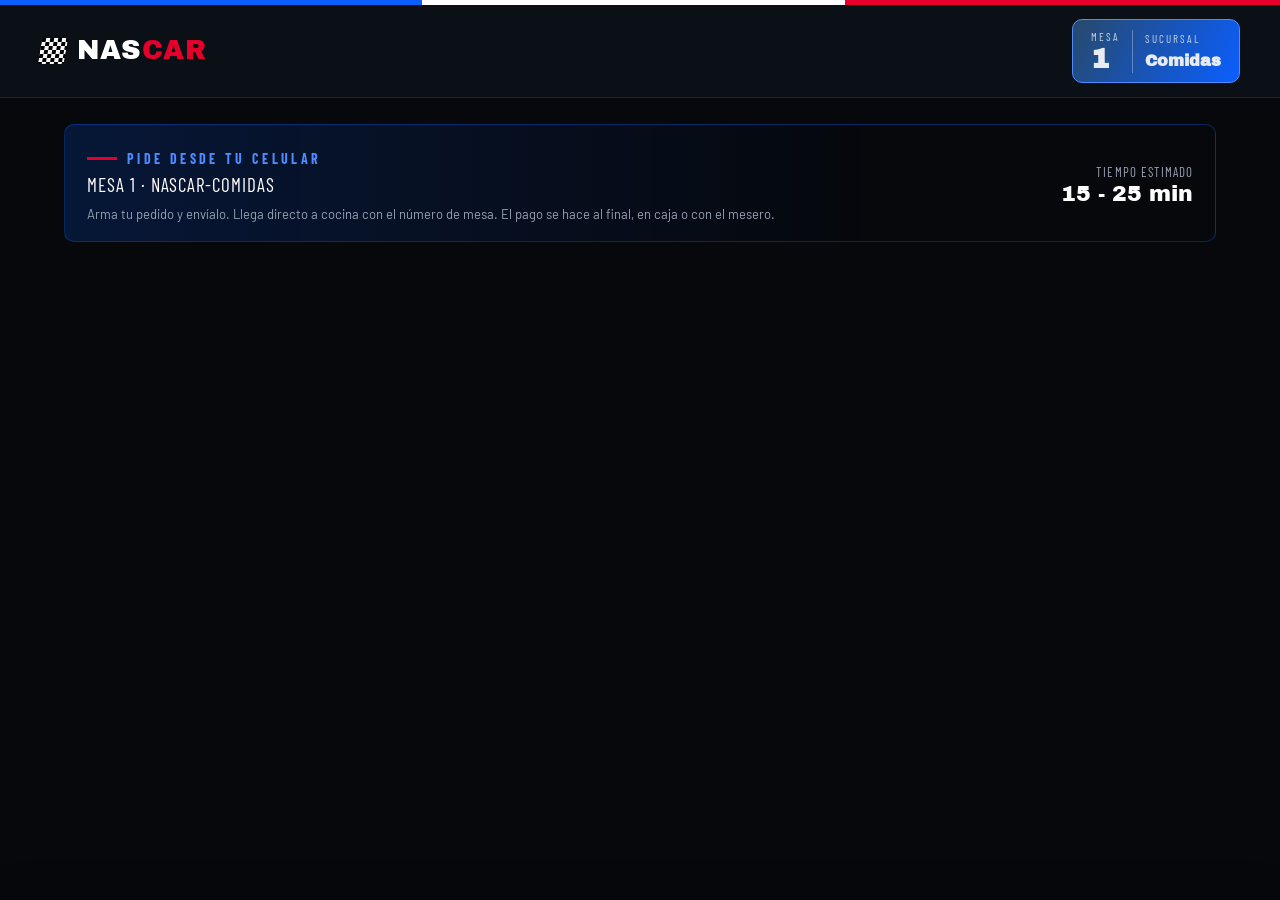
<file: MESA.HTML>
<!DOCTYPE html>
<html lang="es-CO">
<head>
<meta charset="utf-8">
<meta name="viewport" content="width=device-width, initial-scale=1, maximum-scale=1, viewport-fit=cover">
<title>NASCAR · Pedido de mesa</title>
<meta name="robots" content="noindex">
<meta name="apple-mobile-web-app-capable" content="yes">
<meta name="mobile-web-app-capable" content="yes">
<meta name="apple-mobile-web-app-status-bar-style" content="black-translucent">
<meta name="apple-mobile-web-app-title" content="NASCAR">
<meta name="format-detection" content="telephone=no">
<meta name="theme-color" content="#06080c">

<link rel="icon" href="data:image/svg+xml,<svg xmlns='http://www.w3.org/2000/svg' viewBox='0 0 32 32'><rect width='32' height='32' fill='%2306080c'/><rect x='4' y='4' width='8' height='8' fill='%23fff'/><rect x='20' y='4' width='8' height='8' fill='%23fff'/><rect x='12' y='12' width='8' height='8' fill='%23fff'/><rect x='4' y='20' width='8' height='8' fill='%23fff'/><rect x='20' y='20' width='8' height='8' fill='%23fff'/></svg>">

<link rel="preconnect" href="https://fonts.googleapis.com">
<link rel="preconnect" href="https://fonts.gstatic.com" crossorigin>
<link href="https://fonts.googleapis.com/css2?family=Archivo+Black&family=Barlow+Condensed:wght@400;600;700&family=Barlow:wght@400;500;600&display=swap" rel="stylesheet">
<link rel="stylesheet" href="css/styles.css">
</head>

<body class="mesa">

<header class="mesa-top">
  <div class="franja"></div>
  <div class="contenedor mesa-top__barra">
    <a href="index.html" class="logo">
      <span class="logo__cuadros cuadros cuadros--fina"></span>
      <span><span class="logo__marca">NAS<em>CAR</em></span></span>
    </a>

    <div class="mesa-chapa crece" style="flex:0 0 auto;margin-left:auto">
      <div>
        <span>Mesa</span>
        <b id="numMesa">—</b>
      </div>
      <div style="border-left:1px solid rgba(255,255,255,.3);padding-left:12px">
        <span>Sucursal</span>
        <b style="font-size:16px" id="nomSucursal">—</b>
      </div>
    </div>
  </div>
</header>

<main class="contenedor mesa-main">

  <div id="cabeceraMesa"></div>

  <!-- Menú del día de esta sucursal -->
  <section class="mt-24" id="bloqueDia">
    <div class="titulo-seccion" style="margin-bottom:20px">
      <span class="titulo-seccion__kicker">Solo hoy</span>
      <!-- Título y mensaje configurables, los mismos del portal -->
      <h2 style="font-size:30px" id="tituloDia"></h2>
      <p class="mini tenue" id="mensajeDia"></p>
    </div>
    <div class="platos-dia" id="listaDia"></div>
  </section>

  <!-- Carta. Se oculta sola en los locales que sólo trabajan menú del día. -->
  <section class="mt-32" id="seccionCarta">
    <div class="titulo-seccion" style="margin-bottom:20px">
      <span class="titulo-seccion__kicker">Siempre disponible</span>
      <h2 style="font-size:30px">Carta</h2>
    </div>
    <div class="filtros" id="filtrosCarta"></div>
    <div class="carta" id="listaCarta"></div>
  </section>

</main>

<!-- Barra fija con el total -->
<div class="barra-total" id="barraTotal">
  <div class="contenedor barra-total__inner">
    <div>
      <div class="mini tenue" id="btResumen">0 productos</div>
      <div class="precio barra-total__cifra" id="btTotal">$ 0</div>
    </div>
    <div class="fila">
      <button class="btn btn--fantasma btn--sm" data-accion="ver-pedido">Ver pedido</button>
      <button class="btn btn--rojo" data-accion="enviar">🏁 Enviar a cocina</button>
    </div>
  </div>
</div>

<script src="js/data.js"></script>
<script src="js/store.js"></script>
<script src="js/remoto.js"></script>
<script src="js/ui.js"></script>
<script src="js/menu-dia.js"></script>
<script src="js/tema.js"></script>
<script src="js/mesa.js"></script>
</body>
</html>
</file>
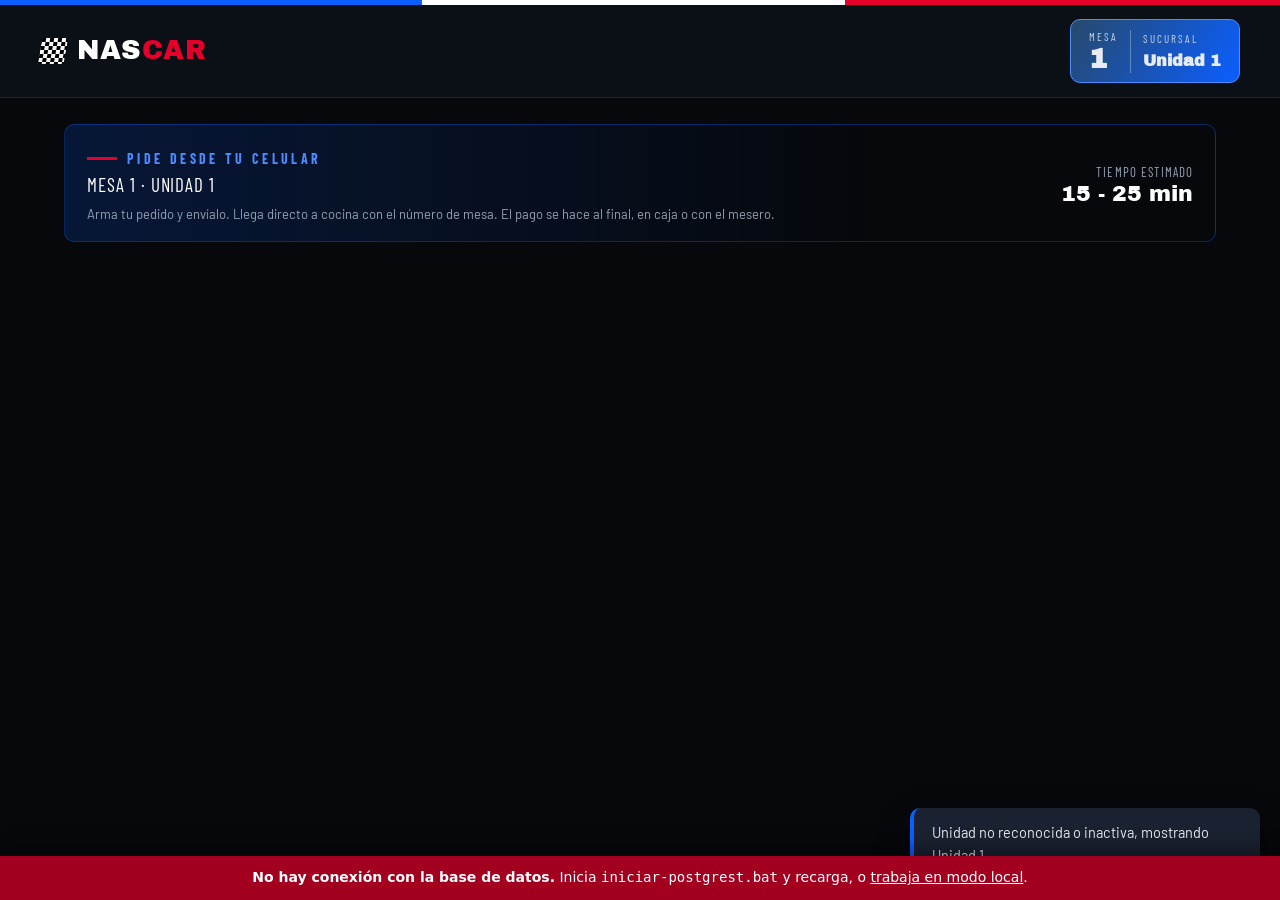
<file: mesa.html>
<!DOCTYPE html>
<html lang="es-CO">
<head>
<meta charset="utf-8">
<meta name="viewport" content="width=device-width, initial-scale=1, maximum-scale=1, viewport-fit=cover">
<title>Pedido de mesa</title>
<meta name="robots" content="noindex">
<meta name="apple-mobile-web-app-capable" content="yes">
<meta name="mobile-web-app-capable" content="yes">
<meta name="apple-mobile-web-app-status-bar-style" content="black-translucent">
<meta name="apple-mobile-web-app-title" content="Pedido de mesa">
<meta name="format-detection" content="telephone=no">
<meta name="theme-color" content="#06080c">

<link rel="icon" href="data:image/svg+xml,<svg xmlns='http://www.w3.org/2000/svg' viewBox='0 0 32 32'><rect width='32' height='32' fill='%2306080c'/><rect x='4' y='4' width='8' height='8' fill='%23fff'/><rect x='20' y='4' width='8' height='8' fill='%23fff'/><rect x='12' y='12' width='8' height='8' fill='%23fff'/><rect x='4' y='20' width='8' height='8' fill='%23fff'/><rect x='20' y='20' width='8' height='8' fill='%23fff'/></svg>">

<link rel="preconnect" href="https://fonts.googleapis.com">
<link rel="preconnect" href="https://fonts.gstatic.com" crossorigin>
<link href="https://fonts.googleapis.com/css2?family=Archivo+Black&family=Barlow+Condensed:wght@400;600;700&family=Barlow:wght@400;500;600&display=swap" rel="stylesheet">
<!-- ===================================================================
     LA MARCA, ANTES DEL PRIMER FOTOGRAMA

     Entre que llega el HTML y js/tema.js aplica el tema de la empresa
     pasan unas décimas. En esas décimas se ve lo que diga css/styles.css,
     que es la paleta de la plataforma y no la del restaurante. Al
     refrescar, eso es exactamente lo que el cliente ve: su página
     cambiando de colores delante de él.

     Esto lo arregla sin servidor: la última vez que esta empresa se
     pintó bien, su marca quedó guardada en el navegador. Aquí se vuelve
     a poner ANTES de que el navegador dibuje nada. Si no hay nada
     guardado -primera visita- no pasa nada: se ve la paleta neutra y
     js/tema.js corrige un instante después, como hasta ahora.

     Va en línea y no en un archivo a propósito: un <script src> es otra
     petición, y para entonces el primer fotograma ya se pintó.

     La clave lleva la empresa de ESTA dirección. Sin eso, quien visita
     dos restaurantes distintos vería el segundo con los colores del
     primero.
     =================================================================== -->
<script>
(function () {
  'use strict';
  var raiz = document.documentElement;

  /* La misma empresa que resolverá después js/backend.js: ?empresa=,
     la ranura de /taseca/<ranura>/… o, en su defecto, el dominio. */
  function clave() {
    var q = (location.search.match(/[?&]empresa=([^&]+)/) || [])[1];
    var ranura = (location.pathname.match(/\/taseca\/([^/]+)/) || [])[1];
    return 'taseca.marca.' + decodeURIComponent(q || ranura || location.host);
  }

  var COLOR = /^#[0-9a-f]{6}$/i;
  /* Una familia tipográfica y nada más: ni url(), ni llaves, ni
     punto y coma. Lo guardado es nuestro, pero una variable CSS admite
     cualquier texto y esto sale gratis. */
  var FUENTE = /^[-\w\s'",.]{1,160}$/;

  function pintar(t) {
    if (!t || typeof t !== 'object') return;
    [['primary', '--azul'], ['secondary', '--rojo'], ['accent', '--azul-claro'],
     ['background', '--negro-900'], ['azulGlow', '--azul-glow'], ['rojoGlow', '--rojo-glow']
    ].forEach(function (par) {
      var v = t[par[0]];
      if (typeof v === 'string' && (COLOR.test(v) || /^rgba\([\d.,\s]+\)$/.test(v)))
        raiz.style.setProperty(par[1], v);
    });

    [['body', '--f-body'], ['titular', '--f-display'], ['cond', '--f-cond']].forEach(function (par) {
      var v = t[par[0]];
      if (typeof v === 'string' && FUENTE.test(v)) raiz.style.setProperty(par[1], v);
    });

    if (t.peso > 0 && t.peso <= 900) raiz.style.setProperty('--f-display-peso', String(t.peso));
    if (t.modo === 'claro' || t.modo === 'oscuro') raiz.setAttribute('data-tema', t.modo);
    if (typeof t.patron === 'string' && /^[a-z0-9_-]{1,20}$/.test(t.patron))
      raiz.setAttribute('data-patron', t.patron);
  }

  window.TasecaMarca = {
    /* js/tema.js llama aquí con lo que acaba de aplicar, para que la
       próxima visita no tenga que esperarlo. */
    guardar: function (t) {
      try { localStorage.setItem(clave(), JSON.stringify(t)); } catch (e) { /* sin sitio o en privado */ }
    },
  };

  try { pintar(JSON.parse(localStorage.getItem(clave()) || 'null')); } catch (e) { /* da igual: tema.js llega enseguida */ }
})();
</script>

<link rel="stylesheet" href="/css/styles.css">
</head>

<body class="mesa" data-titulo="Pedido de mesa">

<header class="mesa-top">
  <div class="franja"></div>
  <div class="contenedor mesa-top__barra">
    <a href="index.html" class="logo">
      <span class="logo__cuadros cuadros cuadros--fina"></span>
      <span><span class="logo__marca"></span></span>
    </a>

    <div class="mesa-chapa crece" style="flex:0 0 auto;margin-left:auto">
      <div>
        <span>Mesa</span>
        <b id="numMesa">—</b>
      </div>
      <div style="border-left:1px solid rgba(255,255,255,.3);padding-left:12px">
        <span>Sucursal</span>
        <b style="font-size:16px" id="nomSucursal">—</b>
      </div>
    </div>
  </div>
</header>

<main class="contenedor mesa-main">

  <div id="cabeceraMesa"></div>

  <!-- Menú del día de esta sucursal -->
  <section class="mt-24" id="bloqueDia">
    <div class="titulo-seccion" style="margin-bottom:20px">
      <span class="titulo-seccion__kicker">Solo hoy</span>
      <!-- Título y mensaje configurables, los mismos del portal -->
      <h2 style="font-size:30px" id="tituloDia"></h2>
      <p class="mini tenue" id="mensajeDia"></p>
    </div>
    <div class="platos-dia" id="listaDia"></div>
  </section>

  <!-- Carta. Se oculta sola en los locales que sólo trabajan menú del día. -->
  <section class="mt-32" id="seccionCarta">
    <div class="titulo-seccion" style="margin-bottom:20px">
      <span class="titulo-seccion__kicker">Siempre disponible</span>
      <h2 style="font-size:30px">Carta</h2>
    </div>
    <div class="filtros" id="filtrosCarta"></div>
    <div class="carta" id="listaCarta"></div>
  </section>

</main>

<!-- Barra fija con el total -->
<div class="barra-total" id="barraTotal">
  <div class="contenedor barra-total__inner">
    <div>
      <div class="mini tenue" id="btResumen">0 productos</div>
      <div class="precio barra-total__cifra" id="btTotal">$ 0</div>
    </div>
    <div class="fila">
      <button class="btn btn--fantasma btn--sm" data-accion="ver-pedido">Ver pedido</button>
      <button class="btn btn--rojo" data-accion="enviar"><span data-emblema>🏁</span> Enviar a cocina</button>
    </div>
  </div>
</div>

<script src="/js/data.js"></script>
<script src="/js/store.js"></script>
<script src="/js/backend.js"></script>
<script src="/js/remoto.js"></script>
<script src="/js/ui.js"></script>
<script src="/js/menu-dia.js"></script>
<script src="/js/tema.js"></script>
<script src="/js/mesa.js"></script>
</body>
</html>
</file>
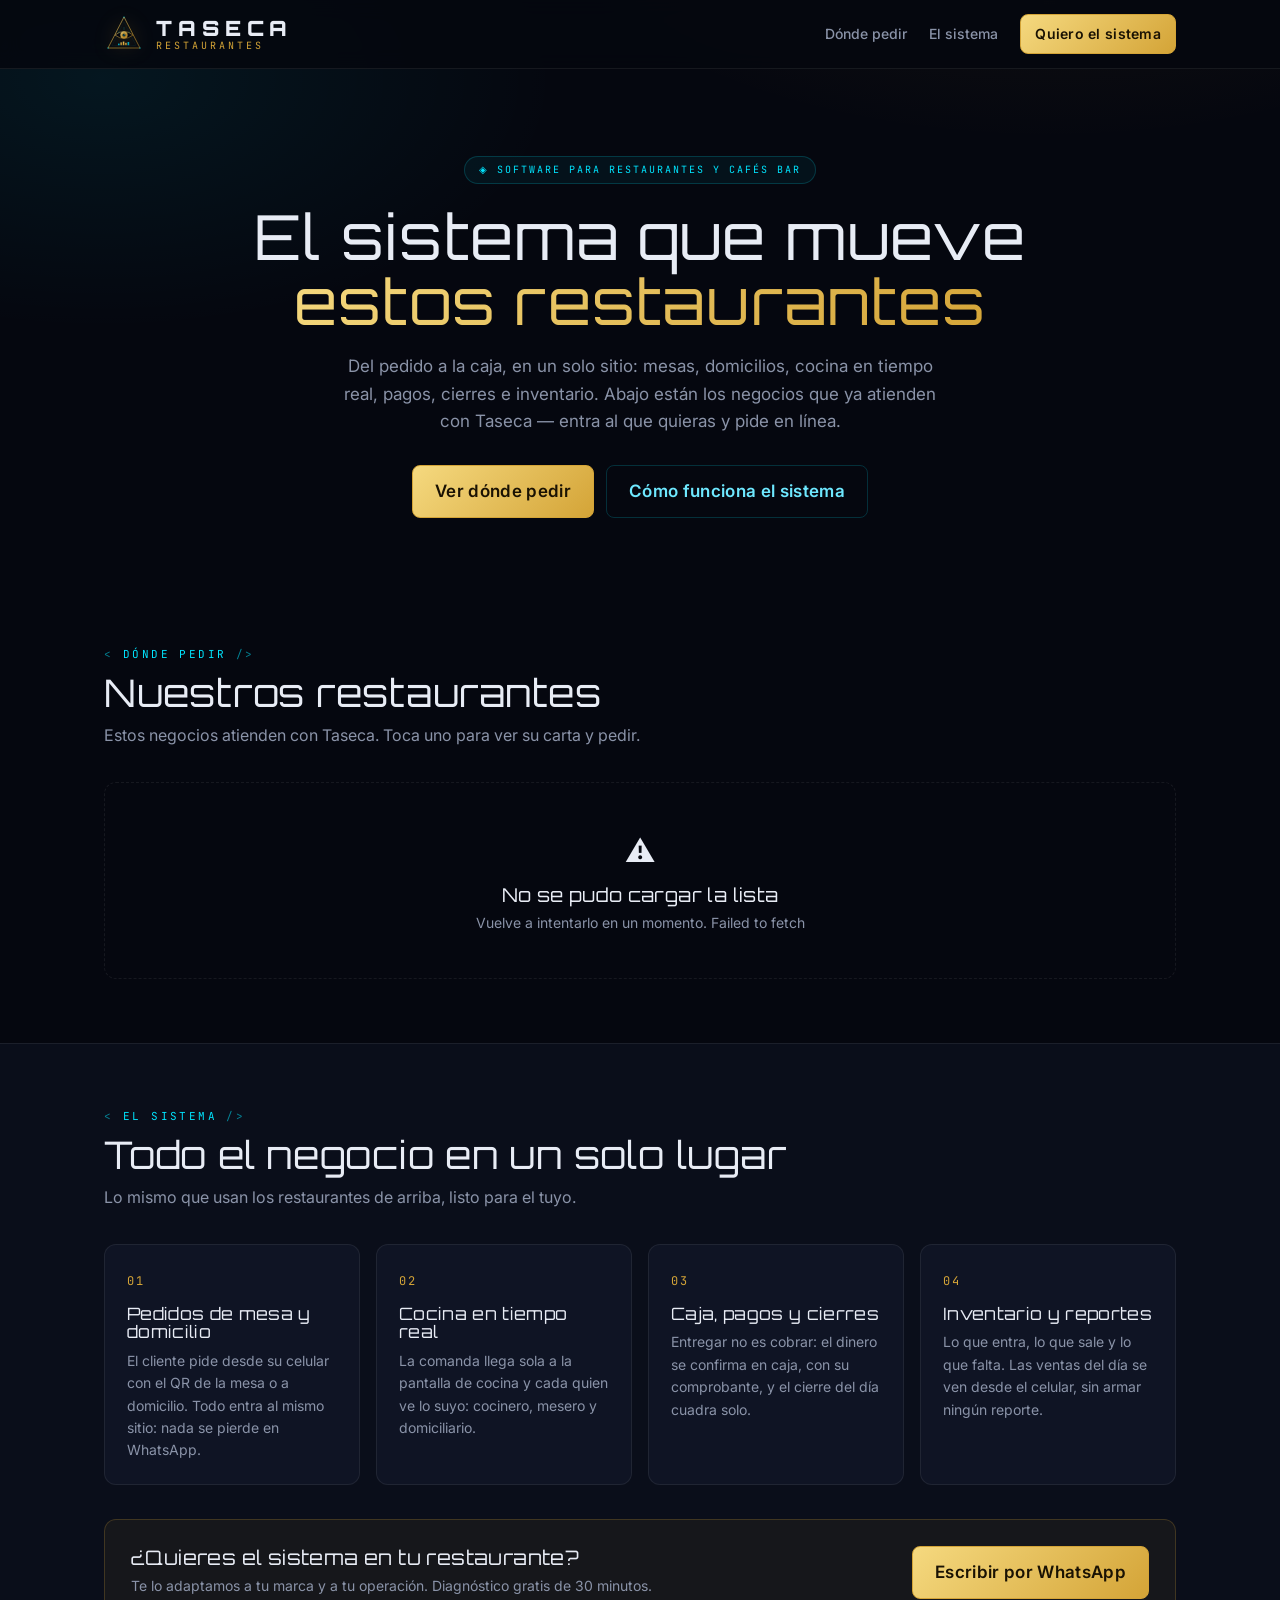
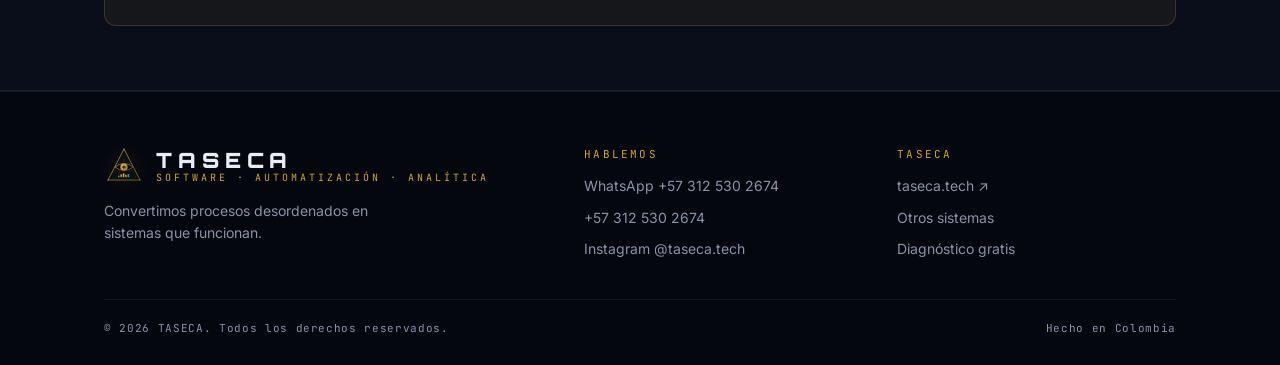
<file: restaurantes.html>
<!DOCTYPE html>
<html lang="es-CO">
<head>
<meta charset="utf-8">
<meta name="viewport" content="width=device-width, initial-scale=1, viewport-fit=cover">
<title>Taseca · Sistema para restaurantes — Pide en nuestros restaurantes</title>
<meta name="description" content="El sistema con el que estos restaurantes toman pedidos, cobran y controlan su cocina. Mira la lista y pide en línea en el que quieras.">
<meta name="theme-color" content="#05070f">

<meta property="og:title" content="Taseca · Sistema para restaurantes">
<meta property="og:description" content="Del pedido a la caja, en un solo sistema. Y la lista de restaurantes donde ya puedes pedir.">
<meta property="og:type" content="website">

<!-- El triángulo de Taseca. Esta página es de la PLATAFORMA, no de ningún
     restaurante: ni el favicon ni nada de aquí lleva marca de un cliente. -->
<link rel="icon" href="data:image/svg+xml,<svg xmlns='http://www.w3.org/2000/svg' viewBox='0 0 200 200'><rect width='200' height='200' fill='%2305070f'/><polygon points='100,25 175,165 25,165' fill='none' stroke='%23d4a437' stroke-width='10'/><circle cx='100' cy='115' r='20' fill='%23d4a437'/><circle cx='100' cy='115' r='9' fill='%2305070f'/><circle cx='100' cy='115' r='4' fill='%2300e5ff'/></svg>">

<link rel="preconnect" href="https://fonts.googleapis.com">
<link rel="preconnect" href="https://fonts.gstatic.com" crossorigin>
<link href="https://fonts.googleapis.com/css2?family=Inter:wght@400;500;600;700;800&family=JetBrains+Mono:wght@400;500;700&family=Orbitron:wght@500;700;900&display=swap" rel="stylesheet">

<!-- styles.css aporta la ESTRUCTURA de componentes (.btn, .contenedor,
     .vacio…) y taseca.css la PIEL de la plataforma, igual que en el panel
     de Taseca. Ver la nota de aislamiento al principio de css/taseca.css. -->
<link rel="stylesheet" href="/css/styles.css">
<link rel="stylesheet" href="/css/taseca.css">
</head>

<body class="taseca tsc-portada">

<!-- ===================== LOGOTIPO CORPORATIVO =====================
     El mismo de taseca-admin.html: triángulo dorado, ojo de analítica y
     barras de datos. Se define una vez y se referencia con <use>. -->
<svg width="0" height="0" style="position:absolute" aria-hidden="true">
  <defs>
    <linearGradient id="tscOro" x1="0" y1="0" x2="1" y2="1">
      <stop offset="0%" stop-color="#f5d97f"/>
      <stop offset="55%" stop-color="#d4a437"/>
      <stop offset="100%" stop-color="#b8862a"/>
    </linearGradient>
    <symbol id="tsc-logo" viewBox="0 0 200 200">
      <polygon points="100,15 180,170 20,170" fill="none" stroke="url(#tscOro)" stroke-width="3" stroke-linejoin="round"/>
      <polygon points="100,40 160,158 40,158" fill="none" stroke="#00e5ff" stroke-width="1" stroke-opacity=".5" stroke-dasharray="3,3"/>
      <circle cx="100" cy="15" r="3" fill="#00e5ff"/><circle cx="180" cy="170" r="3" fill="#00e5ff"/><circle cx="20" cy="170" r="3" fill="#00e5ff"/>
      <path d="M 55 105 Q 100 70 145 105 Q 100 140 55 105 Z" fill="#05070f" stroke="url(#tscOro)" stroke-width="2.5"/>
      <circle cx="100" cy="105" r="18" fill="url(#tscOro)"/>
      <circle cx="100" cy="105" r="13" fill="none" stroke="#05070f" stroke-width=".8"/>
      <circle cx="100" cy="105" r="8" fill="#05070f"/>
      <circle cx="100" cy="105" r="3" fill="#00e5ff"/>
      <circle cx="104" cy="101" r="2" fill="#f5d97f"/>
      <line x1="100" y1="80" x2="100" y2="65" stroke="#00e5ff" stroke-width="1.2" stroke-opacity=".7"/>
      <line x1="78" y1="95" x2="68" y2="88" stroke="#00e5ff" stroke-width="1.2" stroke-opacity=".7"/>
      <line x1="122" y1="95" x2="132" y2="88" stroke="#00e5ff" stroke-width="1.2" stroke-opacity=".7"/>
      <rect x="70" y="148" width="8" height="8" fill="#00e5ff" opacity=".7"/>
      <rect x="82" y="142" width="8" height="14" fill="url(#tscOro)" opacity=".85"/>
      <rect x="94" y="138" width="8" height="18" fill="url(#tscOro)"/>
      <rect x="106" y="144" width="8" height="12" fill="url(#tscOro)" opacity=".85"/>
      <rect x="118" y="140" width="8" height="16" fill="#00e5ff" opacity=".7"/>
    </symbol>
  </defs>
</svg>

<!-- ========================= CABECERA ========================= -->
<header class="tsc-top">
  <div class="contenedor tsc-top__barra">
    <a class="tsc-marca" href="https://taseca.tech/" rel="noopener">
      <svg class="tsc-marca__logo" aria-label="Taseca"><use href="#tsc-logo"></use></svg>
      <span class="tsc-marca__texto">
        <span class="tsc-marca__nombre">TASECA</span>
        <span class="tsc-marca__sub">Restaurantes</span>
      </span>
    </a>

    <nav class="tsc-top__nav">
      <a href="#restaurantes">Dónde pedir</a>
      <a href="#sistema">El sistema</a>
      <a class="btn btn--sm tsc-btn-oro" href="https://wa.me/573125302674" target="_blank" rel="noopener">Quiero el sistema</a>
    </nav>
  </div>
</header>

<main>

  <!-- ============================ HERO ============================ -->
  <section class="tsc-hero">
    <div class="contenedor">
      <span class="tsc-pill">◈ Software para restaurantes y cafés bar</span>

      <h1 class="tsc-hero__titulo">
        El sistema que mueve<br><em>estos restaurantes</em>
      </h1>

      <p class="tsc-hero__bajada">
        Del pedido a la caja, en un solo sitio: mesas, domicilios, cocina en
        tiempo real, pagos, cierres e inventario. Abajo están los negocios que
        ya atienden con Taseca — entra al que quieras y pide en línea.
      </p>

      <div class="tsc-hero__acciones">
        <a class="btn tsc-btn-oro" href="#restaurantes">Ver dónde pedir</a>
        <a class="btn btn--fantasma" href="#sistema">Cómo funciona el sistema</a>
      </div>
    </div>
  </section>

  <!-- ======================== RESTAURANTES ========================
       La lista NO está escrita aquí: la pinta js/restaurantes.js con lo
       que diga la plataforma. Ningún negocio está clavado en el código —
       dar de alta uno nuevo lo hace aparecer solo. -->
  <section class="tsc-seccion" id="restaurantes">
    <div class="contenedor">
      <div class="tsc-seccion__cabeza">
        <span class="tsc-kicker">Dónde pedir</span>
        <h2>Nuestros restaurantes</h2>
        <p>Estos negocios atienden con Taseca. Toca uno para ver su carta y pedir.</p>
      </div>

      <div class="tsc-directorio" id="directorio" aria-live="polite">
        <!-- Mientras llega la respuesta: tres siluetas, para que la página
             no dé un salto cuando aparezcan las de verdad. -->
        <div class="tsc-rest tsc-rest--fantasma"></div>
        <div class="tsc-rest tsc-rest--fantasma"></div>
        <div class="tsc-rest tsc-rest--fantasma"></div>
      </div>
    </div>
  </section>

  <!-- ========================== EL SISTEMA ========================== -->
  <section class="tsc-seccion tsc-seccion--alt" id="sistema">
    <div class="contenedor">
      <div class="tsc-seccion__cabeza">
        <span class="tsc-kicker">El sistema</span>
        <h2>Todo el negocio en un solo lugar</h2>
        <p>Lo mismo que usan los restaurantes de arriba, listo para el tuyo.</p>
      </div>

      <div class="tsc-rejilla">
        <article class="tsc-tarjeta">
          <span class="tsc-tarjeta__num">01</span>
          <h3>Pedidos de mesa y domicilio</h3>
          <p>El cliente pide desde su celular con el QR de la mesa o a domicilio.
             Todo entra al mismo sitio: nada se pierde en WhatsApp.</p>
        </article>
        <article class="tsc-tarjeta">
          <span class="tsc-tarjeta__num">02</span>
          <h3>Cocina en tiempo real</h3>
          <p>La comanda llega sola a la pantalla de cocina y cada quien ve lo
             suyo: cocinero, mesero y domiciliario.</p>
        </article>
        <article class="tsc-tarjeta">
          <span class="tsc-tarjeta__num">03</span>
          <h3>Caja, pagos y cierres</h3>
          <p>Entregar no es cobrar: el dinero se confirma en caja, con su
             comprobante, y el cierre del día cuadra solo.</p>
        </article>
        <article class="tsc-tarjeta">
          <span class="tsc-tarjeta__num">04</span>
          <h3>Inventario y reportes</h3>
          <p>Lo que entra, lo que sale y lo que falta. Las ventas del día se
             ven desde el celular, sin armar ningún reporte.</p>
        </article>
      </div>

      <div class="tsc-cta">
        <div>
          <h3>¿Quieres el sistema en tu restaurante?</h3>
          <p>Te lo adaptamos a tu marca y a tu operación. Diagnóstico gratis de 30 minutos.</p>
        </div>
        <a class="btn tsc-btn-oro" href="https://wa.me/573125302674" target="_blank" rel="noopener">
          Escribir por WhatsApp
        </a>
      </div>
    </div>
  </section>

</main>

<!-- ============================ PIE ============================
     Los datos son los de TASECA, la plataforma. Ningún restaurante
     cliente pone su contacto aquí: cada uno tiene el suyo en su página. -->
<footer class="tsc-pie">
  <div class="contenedor">
    <div class="tsc-pie__cols">

      <div class="tsc-pie__marca">
        <a class="tsc-marca" href="https://taseca.tech/" rel="noopener">
          <svg class="tsc-marca__logo" aria-label="Taseca"><use href="#tsc-logo"></use></svg>
          <span class="tsc-marca__texto">
            <span class="tsc-marca__nombre">TASECA</span>
            <span class="tsc-marca__sub">Software · Automatización · Analítica</span>
          </span>
        </a>
        <p>Convertimos procesos desordenados en sistemas que funcionan.</p>
      </div>

      <div class="tsc-pie__col">
        <span class="tsc-pie__titulo">Hablemos</span>
        <a href="https://wa.me/573125302674" target="_blank" rel="noopener">WhatsApp +57 312 530 2674</a>
        <a href="tel:+573125302674">+57 312 530 2674</a>
        <a href="https://www.instagram.com/taseca.tech" target="_blank" rel="noopener">Instagram @taseca.tech</a>
      </div>

      <div class="tsc-pie__col">
        <span class="tsc-pie__titulo">Taseca</span>
        <a href="https://taseca.tech/" rel="noopener">taseca.tech ↗</a>
        <a href="https://taseca.tech/#productos" rel="noopener">Otros sistemas</a>
        <a href="https://taseca.tech/#contacto" rel="noopener">Diagnóstico gratis</a>
      </div>

    </div>

    <div class="tsc-pie__fin">
      <span>© <span id="anio">2026</span> TASECA. Todos los derechos reservados.</span>
      <span>Hecho en Colombia</span>
    </div>
  </div>
</footer>

<script src="js/backend.js"></script>
<script src="js/restaurantes.js"></script>
</body>
</html>
</file>
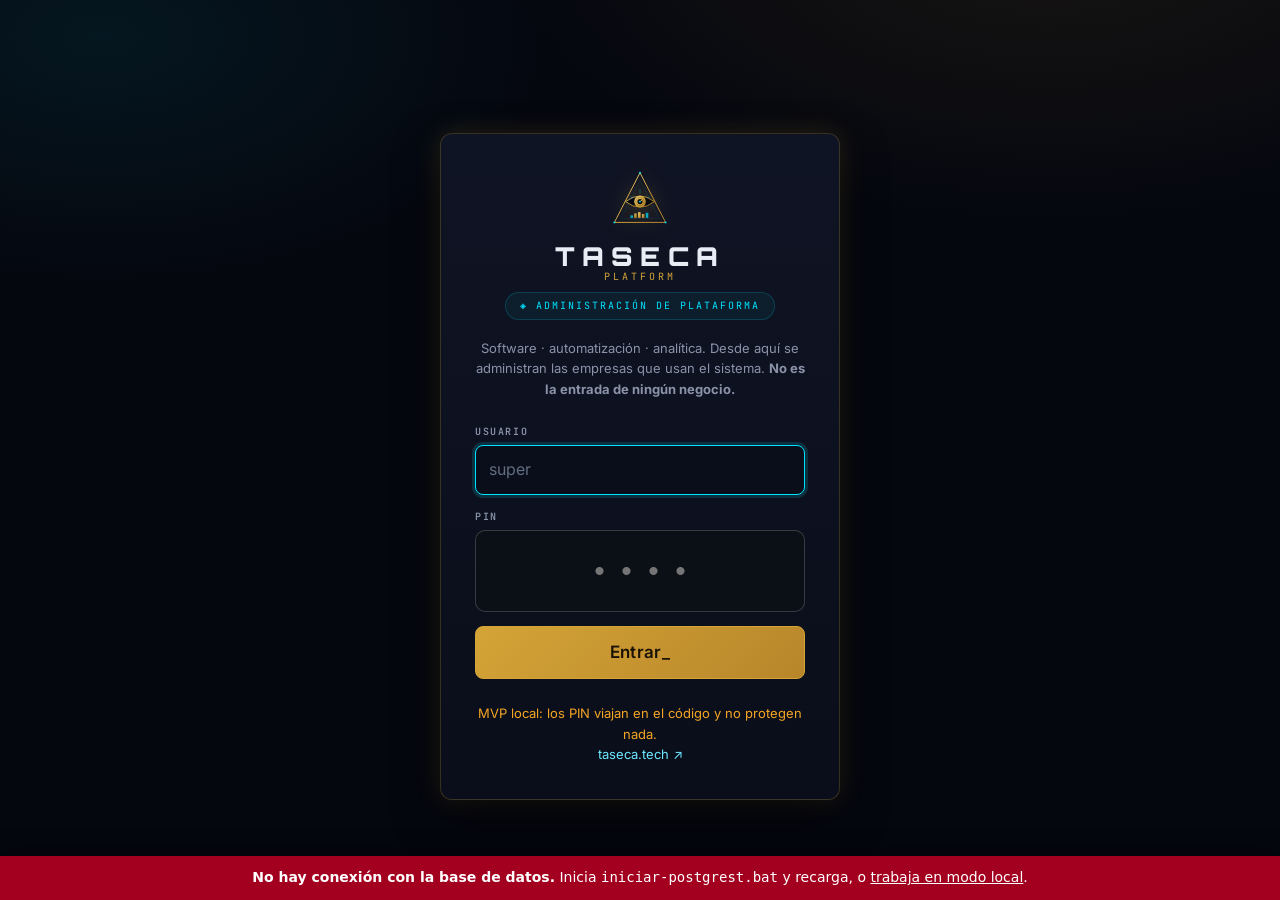
<file: taseca-admin.html>
<!DOCTYPE html>
<html lang="es-CO">
<head>
<meta charset="utf-8">
<meta name="viewport" content="width=device-width, initial-scale=1">
<title>Taseca Platform · Administración</title>
<meta name="robots" content="noindex">
<meta name="theme-color" content="#05070f">

<!-- Favicon: el triángulo de Taseca, no el cuadriculado de NASCAR. -->
<link rel="icon" href="data:image/svg+xml,<svg xmlns='http://www.w3.org/2000/svg' viewBox='0 0 200 200'><rect width='200' height='200' fill='%2305070f'/><polygon points='100,25 175,165 25,165' fill='none' stroke='%23d4a437' stroke-width='10'/><circle cx='100' cy='115' r='20' fill='%23d4a437'/><circle cx='100' cy='115' r='9' fill='%2305070f'/><circle cx='100' cy='115' r='4' fill='%2300e5ff'/></svg>">

<link rel="preconnect" href="https://fonts.googleapis.com">
<link rel="preconnect" href="https://fonts.gstatic.com" crossorigin>
<!-- Tipografías de la marca Taseca: Orbitron (títulos), Inter (cuerpo),
     JetBrains Mono (datos). Son las mismas de taseca.tech. -->
<link href="https://fonts.googleapis.com/css2?family=Inter:wght@400;500;600;700;800&family=JetBrains+Mono:wght@400;500;700&family=Orbitron:wght@500;700;900&display=swap" rel="stylesheet">

<!-- styles.css aporta la ESTRUCTURA de componentes (.kpi, .tabla, .caja,
     .btn…) y taseca.css la PIEL de la plataforma. Ver la nota de
     aislamiento al principio de css/taseca.css. -->
<link rel="stylesheet" href="/css/styles.css">
<link rel="stylesheet" href="/css/sidebar.css">
<link rel="stylesheet" href="/css/taseca.css">
</head>

<body class="admin taseca">

<!-- ===================== LOGOTIPO CORPORATIVO =====================
     El de taseca.tech: triángulo dorado, ojo de analítica y barras de
     datos. Se define una vez y se referencia con <use>. -->
<svg width="0" height="0" style="position:absolute" aria-hidden="true">
  <defs>
    <linearGradient id="tscOro" x1="0" y1="0" x2="1" y2="1">
      <stop offset="0%" stop-color="#f5d97f"/>
      <stop offset="55%" stop-color="#d4a437"/>
      <stop offset="100%" stop-color="#b8862a"/>
    </linearGradient>
    <symbol id="tsc-logo" viewBox="0 0 200 200">
      <polygon points="100,15 180,170 20,170" fill="none" stroke="url(#tscOro)" stroke-width="3" stroke-linejoin="round"/>
      <polygon points="100,40 160,158 40,158" fill="none" stroke="#00e5ff" stroke-width="1" stroke-opacity=".5" stroke-dasharray="3,3"/>
      <circle cx="100" cy="15" r="3" fill="#00e5ff"/><circle cx="180" cy="170" r="3" fill="#00e5ff"/><circle cx="20" cy="170" r="3" fill="#00e5ff"/>
      <path d="M 55 105 Q 100 70 145 105 Q 100 140 55 105 Z" fill="#05070f" stroke="url(#tscOro)" stroke-width="2.5"/>
      <circle cx="100" cy="105" r="18" fill="url(#tscOro)"/>
      <circle cx="100" cy="105" r="13" fill="none" stroke="#05070f" stroke-width=".8"/>
      <circle cx="100" cy="105" r="8" fill="#05070f"/>
      <circle cx="100" cy="105" r="3" fill="#00e5ff"/>
      <circle cx="104" cy="101" r="2" fill="#f5d97f"/>
      <line x1="100" y1="80" x2="100" y2="65" stroke="#00e5ff" stroke-width="1.2" stroke-opacity=".7"/>
      <line x1="78" y1="95" x2="68" y2="88" stroke="#00e5ff" stroke-width="1.2" stroke-opacity=".7"/>
      <line x1="122" y1="95" x2="132" y2="88" stroke="#00e5ff" stroke-width="1.2" stroke-opacity=".7"/>
      <rect x="70" y="148" width="8" height="8" fill="#00e5ff" opacity=".7"/>
      <rect x="82" y="142" width="8" height="14" fill="url(#tscOro)" opacity=".85"/>
      <rect x="94" y="138" width="8" height="18" fill="url(#tscOro)"/>
      <rect x="106" y="144" width="8" height="12" fill="url(#tscOro)" opacity=".85"/>
      <rect x="118" y="140" width="8" height="16" fill="#00e5ff" opacity=".7"/>
    </symbol>
  </defs>
</svg>

<!-- ===================== LOGIN DE PLATAFORMA =====================
     Puerta aparte de la del restaurante. js/taseca-admin.js comprueba el
     SCOPE y el permiso antes de dibujar nada: un usuario de empresa que
     acierte esta dirección ve el aviso de acceso denegado, no el panel. -->
<div id="pantallaLogin">
  <div class="contenedor" style="padding-top:52px">
    <div class="login-caja">
      <div class="tsc-login-marca">
        <svg class="tsc-marca__logo" aria-label="Taseca"><use href="#tsc-logo"></use></svg>
        <span class="tsc-marca__texto" style="align-items:center">
          <span class="tsc-marca__nombre">TASECA</span>
          <span class="tsc-marca__sub">Platform</span>
        </span>
        <span class="tsc-pill">◈ Administración de plataforma</span>
      </div>

      <p class="tenue mini mb-24">
        Software · automatización · analítica. Desde aquí se administran las
        empresas que usan el sistema. <b>No es la entrada de ningún negocio.</b>
      </p>

      <div id="avisoAcceso"></div>

      <label class="campo" style="text-align:left">
        <span>Usuario</span>
        <input class="input" id="usuarioAcceso" placeholder="super" autocomplete="username" autocapitalize="off">
      </label>

      <label class="campo" style="text-align:left">
        <span>PIN</span>
        <input class="pin-input" id="pin" type="password" inputmode="numeric"
               maxlength="6" placeholder="••••" autocomplete="current-password">
      </label>

      <button class="btn btn--azul btn--bloque mt-8" id="btnEntrar">Entrar_</button>

      <p class="mini ambar mt-24" style="margin-bottom:0">
        MVP local: los PIN viajan en el código y no protegen nada.
      </p>
      <p class="mini tenue mt-8" style="margin-bottom:0">
        <a href="https://taseca.tech/" target="_blank" rel="noopener">taseca.tech ↗</a>
      </p>
    </div>
  </div>
</div>

<!-- ===================== PANEL ===================== -->
<div id="pantallaPanel" class="oculto">
  <div class="app-shell tsc-app" data-sidebar-shell>

    <!-- ---------- BARRA LATERAL ----------
         Mismo componente que el panel de una empresa (css/sidebar.css +
         js/sidebar.js), con la piel de Taseca. La navegación NO se
         mezcla: aquí van opciones de plataforma, allí las del negocio. -->
    <aside class="app-side">
      <!-- Marca: expandida muestra TASECA / PLATFORM; colapsada se queda
           el isotipo, con su caja y su proporción intactas. -->
      <a class="app-side__marca tsc-marca" href="https://taseca.tech/" target="_blank" rel="noopener">
        <span class="app-side__iso">
          <svg class="tsc-marca__logo" aria-label="Taseca"><use href="#tsc-logo"></use></svg>
        </span>
        <span class="app-side__nombre tsc-marca__texto">
          <span class="tsc-marca__nombre">TASECA</span>
          <span class="tsc-marca__sub">Platform</span>
        </span>
      </a>

      <button class="app-side__toggle" data-sidebar-toggle
              aria-label="Contraer menú" aria-expanded="true" title="Contraer menú">
        <i>←</i><span>Contraer menú</span>
      </button>

      <nav class="app-side__menu" id="tscMenu" aria-label="Secciones de la plataforma">
        <span class="app-side__titulo">Plataforma</span>
        <button class="app-side__item is-activo" data-seccion="dashboard"><i>🏠</i><span>Dashboard</span></button>
        <button class="app-side__item" data-seccion="empresas"><i>🏢</i><span>Empresas</span></button>
        <button class="app-side__item" data-seccion="modulos"><i>🧩</i><span>Módulos</span></button>
        <button class="app-side__item" data-seccion="config"><i>⚙️</i><span>Configuración</span></button>
        <button class="app-side__item" data-seccion="perfil"><i>👤</i><span>Perfil Taseca</span></button>
      </nav>

      <div class="app-side__pie tsc-lateral__pie">
        <button class="btn btn--fantasma btn--sm" id="btnSalir"><i>⎋</i><span>Cerrar sesión</span></button>
        <span class="app-side__nota mono" style="font-size:10px;letter-spacing:.14em">v3 · MVP local</span>
      </div>
    </aside>

    <div class="app-backdrop" data-sidebar-fondo></div>

    <!-- ---------- CONTENIDO ---------- -->
    <div class="app-main">
      <div class="app-top tsc-top">
        <button class="app-top__menu" data-sidebar-abrir
                aria-label="Abrir menú" aria-expanded="false">☰</button>
        <div class="tsc-usuario" id="usuarioChip"><i>🛠️</i><div><b>—</b><span>—</span></div></div>
        <div class="crece"></div>
        <!-- Empresa que se está administrando, si hay alguna. El panel
             sigue siendo Taseca: esto es sólo el contexto. -->
        <div class="tsc-contexto oculto" id="tscContexto">
          <span class="tsc-contexto__label">Empresa actual</span>
          <span class="tsc-contexto__valor" id="tscContextoNombre">—</span>
        </div>
      </div>

      <main class="tsc-main">

      <!-- ===== 🏠 DASHBOARD ===== -->
      <section data-seccion-panel="dashboard">
        <div class="titulo-seccion" style="margin-bottom:22px">
          <span class="tsc-kicker">Taseca Platform</span>
          <h2 style="font-size:30px">Dashboard</h2>
          <p>Estado de la plataforma: cuántas empresas hay, cuáles operan y qué módulos tienen contratados.</p>
        </div>

        <h3 class="mt-16">Empresas</h3>
        <div class="kpis" id="kpisEmpresas"></div>

        <h3 class="mt-24">Módulos</h3>
        <div class="kpis" id="kpisModulos"></div>

        <h3 class="mt-24">Actividad</h3>
        <div class="rejilla-2" id="actividadPlataforma"></div>
      </section>

      <!-- ===== 🏢 EMPRESAS ===== -->
      <section data-seccion-panel="empresas" class="oculto">
        <div class="titulo-seccion" style="margin-bottom:22px">
          <span class="tsc-kicker">Taseca Platform</span>
          <h2 style="font-size:30px">Empresas clientes</h2>
          <p>
            Cada empresa es un negocio con sus propios datos, usuarios y módulos.
            <b>Taseca no pertenece a ninguna</b>, y ninguna está por encima de otra.
          </p>
        </div>

        <div class="barra-herramientas">
          <label class="campo" style="margin:0;min-width:220px">
            <span>Buscar</span>
            <input class="input" id="fBuscarEmpresa" placeholder="Nombre, NIT o id…">
          </label>
          <label class="campo" style="margin:0">
            <span>Estado</span>
            <select class="select" id="fEstadoEmpresa">
              <option value="">Todas</option>
              <option value="activa">Activas</option>
              <option value="inactiva">Inactivas</option>
            </select>
          </label>
          <div class="crece"></div>
          <button class="btn btn--azul btn--sm" id="btnNuevaEmpresa">+ Nueva empresa</button>
        </div>

        <div class="tabla-wrap">
          <table class="tabla">
            <thead>
              <tr>
                <th>Empresa</th><th>Estado</th>
                <th class="centro">Básico</th><th class="centro">Stock</th><th class="centro">Cierre</th>
                <th class="derecha">Acciones</th>
              </tr>
            </thead>
            <tbody id="tablaEmpresas"></tbody>
          </table>
        </div>

        <div id="detalleEmpresa" class="mt-24"></div>
      </section>

      <!-- ===== 🧩 MÓDULOS ===== -->
      <section data-seccion-panel="modulos" class="oculto">
        <div class="titulo-seccion" style="margin-bottom:22px">
          <span class="tsc-kicker">Taseca Platform</span>
          <h2 style="font-size:30px">Módulos</h2>
          <p>
            Qué vende la plataforma y quién lo tiene contratado. Para encender o apagar
            un módulo de una empresa concreta, entra a su ficha en <b>Empresas</b>.
          </p>
        </div>
        <div id="catalogoModulos"></div>
      </section>

      <!-- ===== ⚙️ CONFIGURACIÓN DE PLATAFORMA ===== -->
      <section data-seccion-panel="config" class="oculto">
        <div class="titulo-seccion" style="margin-bottom:22px">
          <span class="tsc-kicker">Taseca Platform</span>
          <h2 style="font-size:30px">Configuración de plataforma</h2>
          <p>Cómo arranca una empresa nueva y en qué estado está el almacenamiento local.</p>
        </div>
        <div id="configPlataforma"></div>
      </section>

      <!-- ===== 👤 PERFIL ===== -->
      <section data-seccion-panel="perfil" class="oculto">
        <div class="titulo-seccion" style="margin-bottom:22px">
          <span class="tsc-kicker">Taseca Platform</span>
          <h2 style="font-size:30px">Perfil Taseca</h2>
          <p>La identidad con la que estás administrando la plataforma.</p>
        </div>
        <div id="perfilPlataforma"></div>
      </section>

      </main>
    </div><!-- /.app-main -->
  </div><!-- /.app-shell -->
</div>

<script src="/js/data.js"></script>
<script src="/js/store.js"></script>
<script src="/js/backend.js"></script>
<script src="/js/remoto.js"></script>
<script src="/js/ui.js"></script>
<script src="/js/sidebar.js"></script>
<script src="/js/auth.js"></script>
<script src="/js/taseca-admin.js"></script>
</body>
</html>
</file>
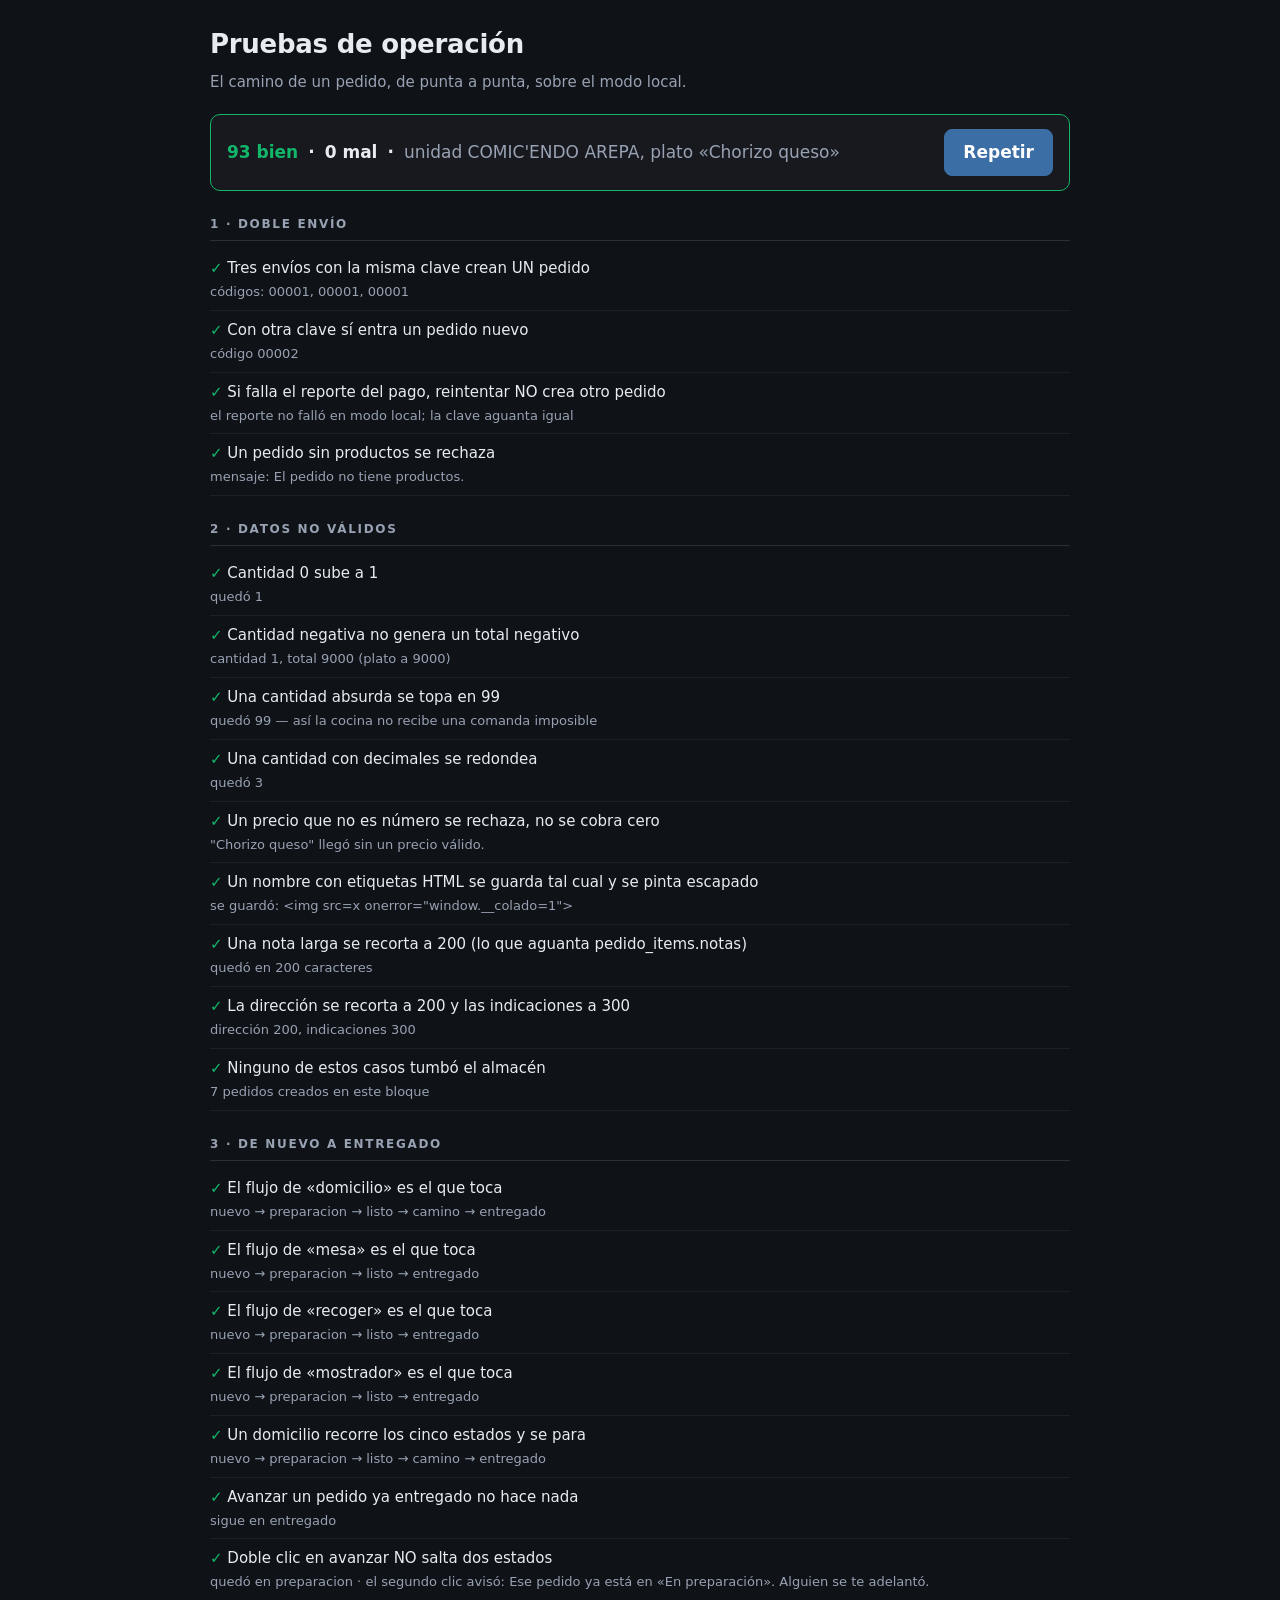
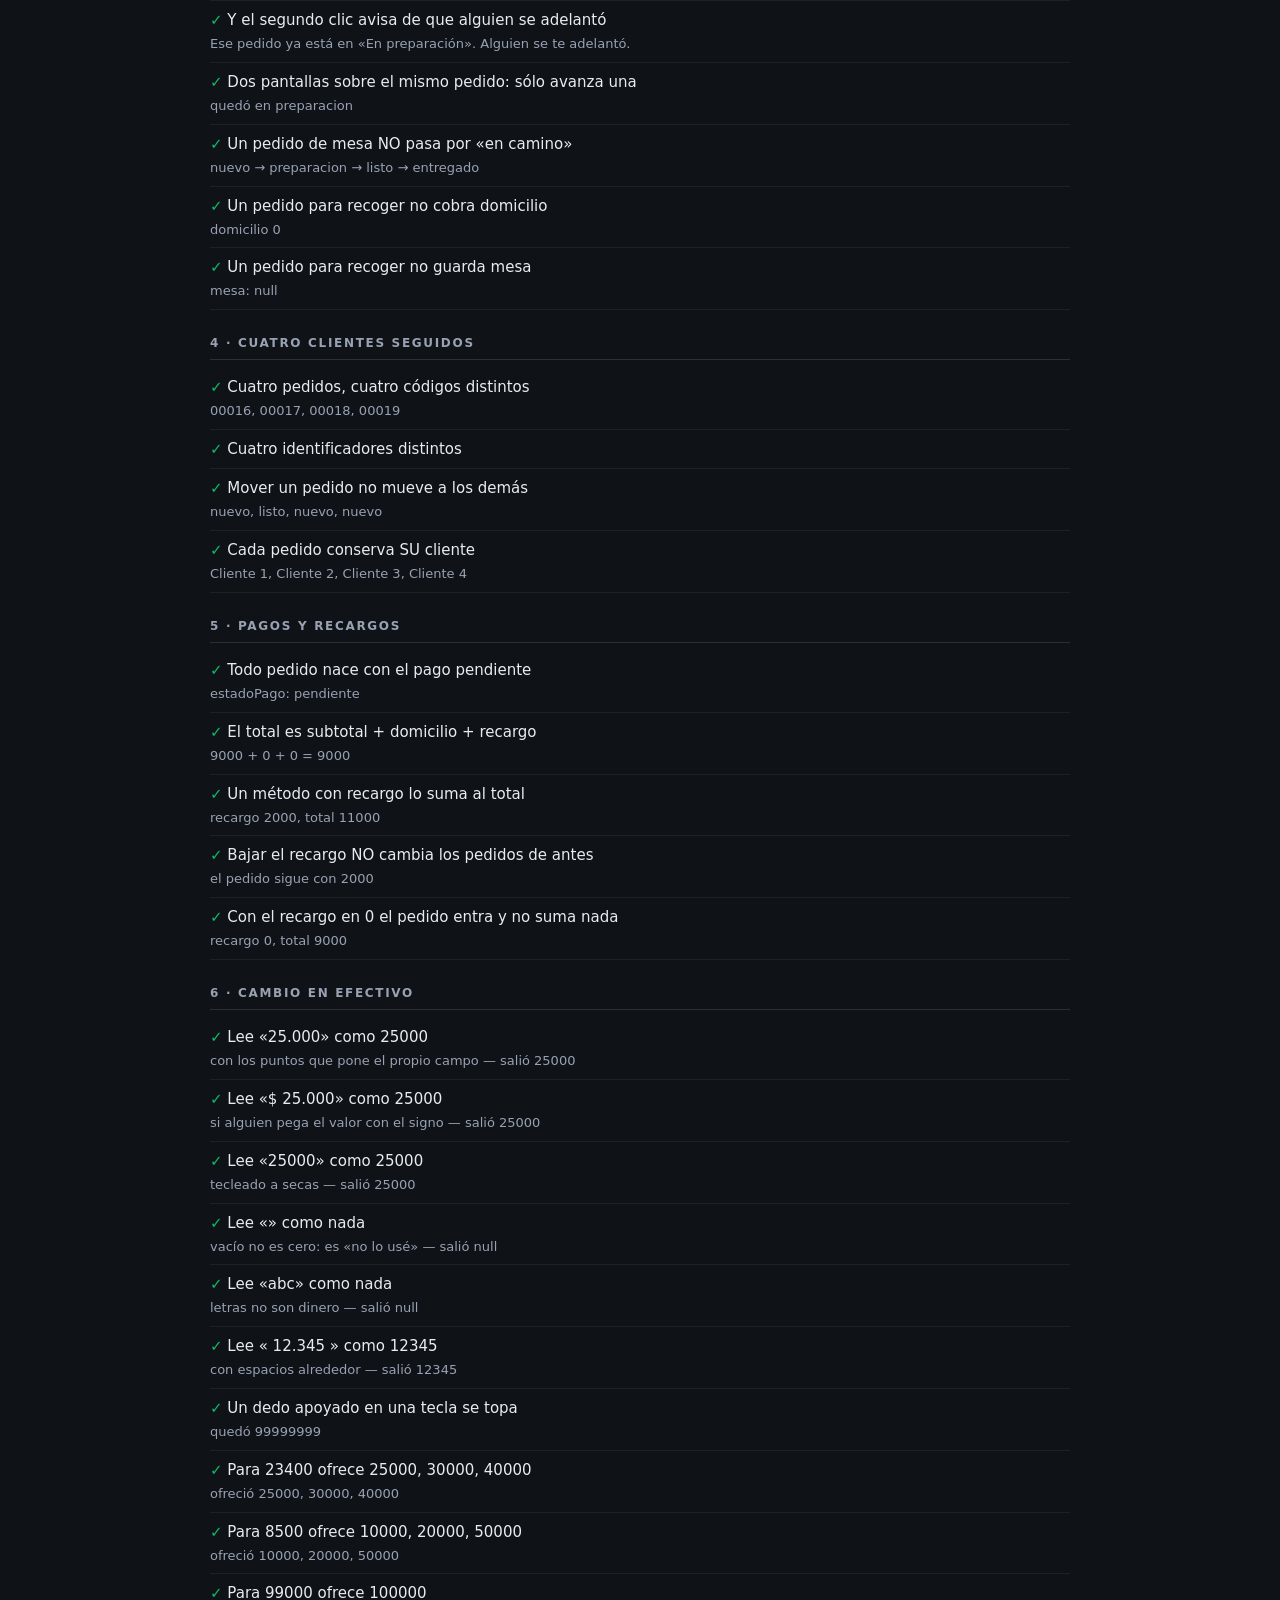
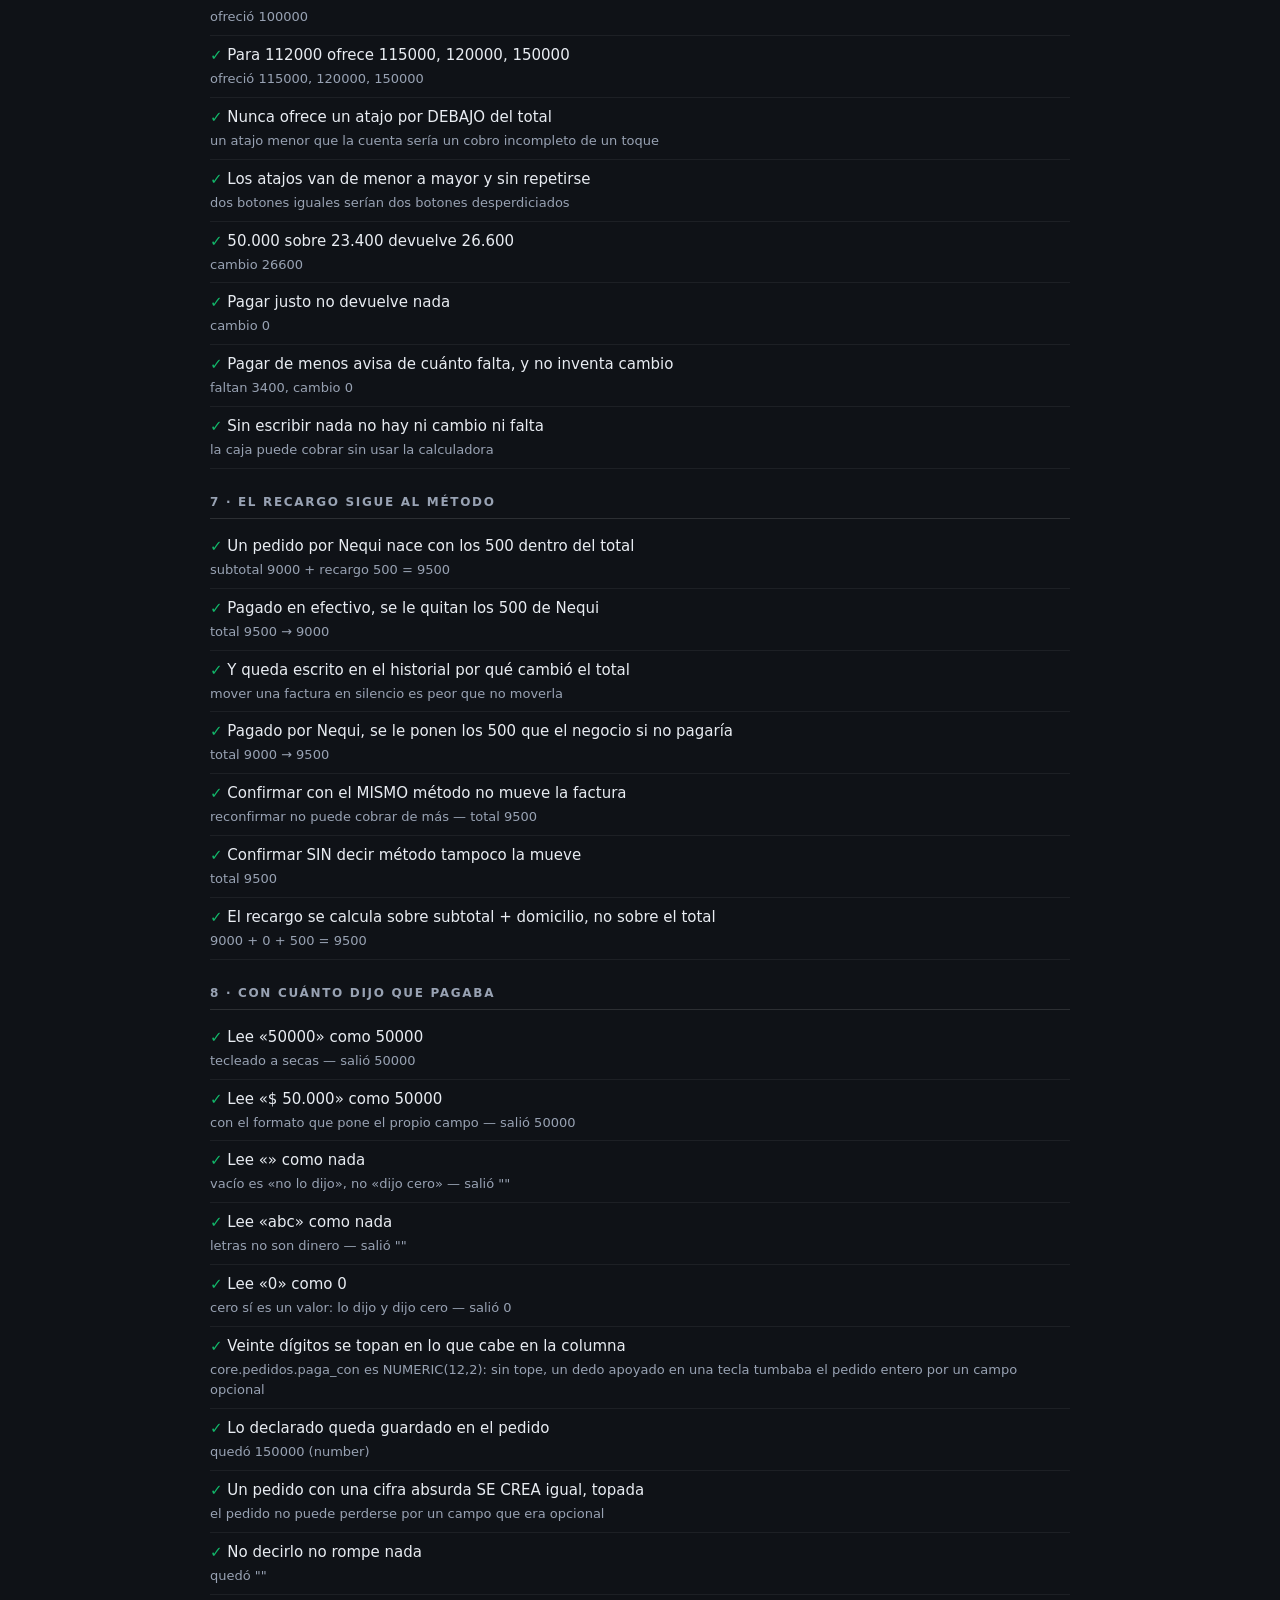
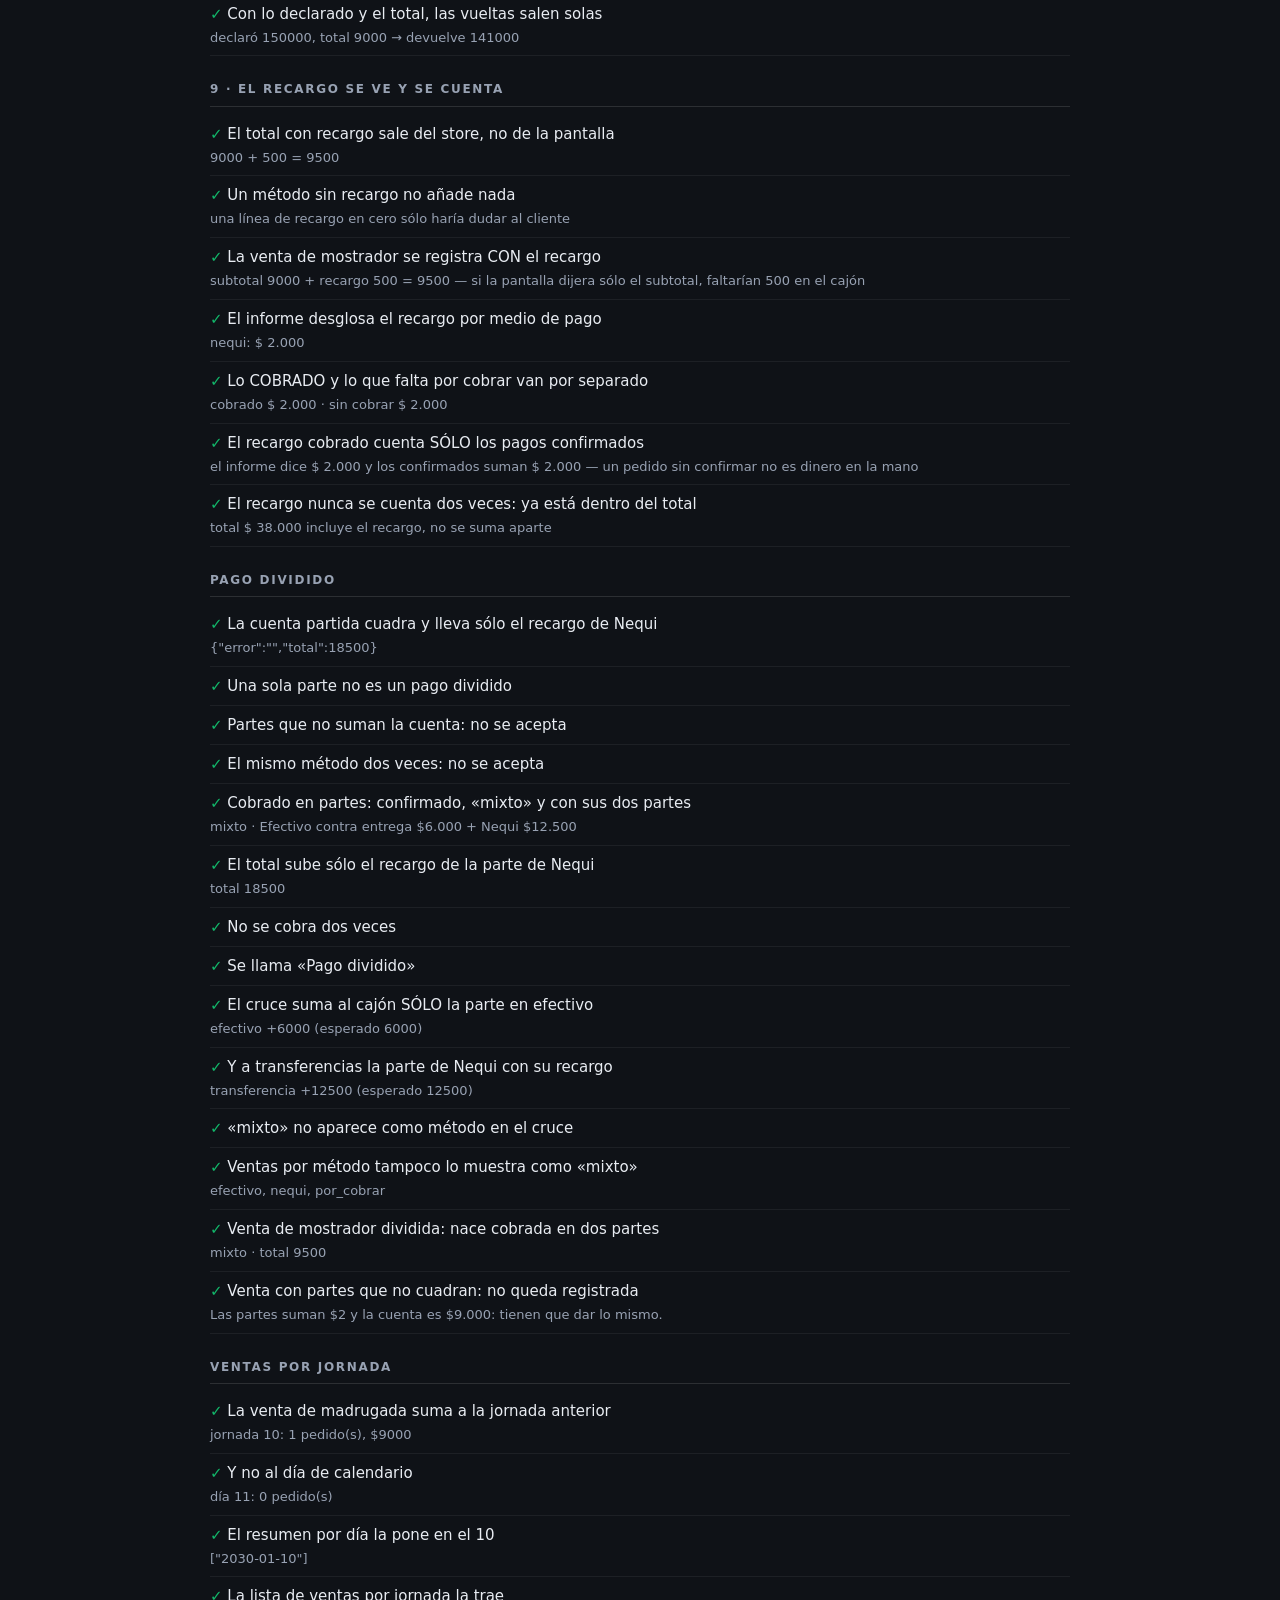
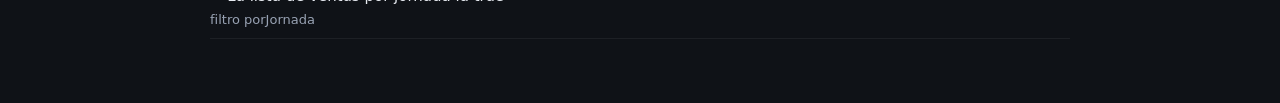
<file: pruebas/operacion.html>
<!doctype html>
<html lang="es">
<head>
<meta charset="utf-8">
<meta name="viewport" content="width=device-width, initial-scale=1">
<title>Taseca · Pruebas de operación</title>

<!--
  BANCO DE PRUEBAS DEL CAMINO DE UN PEDIDO
  ========================================
  Se abre y ya: no hace falta instalar nada.

      http://localhost:8000/pruebas/operacion.html

  Qué prueba: desde que se crea un pedido hasta que se entrega, por los
  cuatro caminos (domicilio, recoger, mesa y mostrador), más lo que suele
  romperse de verdad —el doble clic, los datos basura y varios clientes
  pidiendo a la vez—.

  SOBRE QUÉ CORRE
    Sobre el modo local (localStorage), nunca contra la base de datos de
    nadie. Usa su propio almacén y lo deja como estaba al terminar.

  LO QUE NO PUEDE PROBAR
    La concurrencia DE VERDAD. El navegador es de un solo hilo: aquí dos
    clientes "a la vez" son dos llamadas seguidas. Lo que sí comprueba es
    que la defensa contra el doble envío -la clave de envío- hace su
    trabajo, que es de donde salen las facturas repetidas.
-->

<style>
  :root { color-scheme: dark; }
  body {
    margin: 0; padding: 24px 20px 64px;
    background: #0f1217; color: #e8ecf2;
    font: 15px/1.6 'Barlow', system-ui, -apple-system, 'Segoe UI', sans-serif;
  }
  .caja { max-width: 860px; margin-inline: auto; }
  h1 { font-size: 26px; margin: 0 0 4px; letter-spacing: -.01em; }
  .sub { color: #98a2b3; margin: 0 0 20px; }
  #marcador {
    display: flex; flex-wrap: wrap; gap: 10px; align-items: center;
    padding: 14px 16px; border-radius: 10px; margin-bottom: 20px;
    border: 1px solid rgba(255,255,255,.12); background: rgba(255,255,255,.03);
    font-size: 17px; font-weight: 600;
  }
  #marcador.bien { border-color: #12b76a; }
  #marcador.mal  { border-color: #b4323f; }
  .n { font-variant-numeric: tabular-nums; }
  .ok  { color: #12b76a; }
  .no  { color: #ff6b6b; }
  h2 {
    font-size: 12px; letter-spacing: .14em; text-transform: uppercase;
    color: #98a2b3; margin: 24px 0 8px; padding-bottom: 6px;
    border-bottom: 1px solid rgba(255,255,255,.12);
  }
  .p { padding: 7px 0; border-bottom: 1px solid rgba(255,255,255,.06); }
  .p b { font-weight: 600; }
  .p .det { display: block; color: #98a2b3; font-size: 13px; margin-top: 2px; }
  button {
    font: inherit; font-weight: 600; cursor: pointer;
    padding: 9px 18px; border-radius: 8px;
    border: 1px solid #3b6ea5; background: #3b6ea5; color: #fff;
  }
</style>
</head>
<body>
<div class="caja">
  <h1>Pruebas de operación</h1>
  <p class="sub">El camino de un pedido, de punta a punta, sobre el modo local.</p>
  <div id="marcador">Cargando…</div>
  <div id="salida"></div>
</div>

<script>
  /* El banco de pruebas trabaja en modo local a la fuerza: así no toca la
     base de nadie aunque se abra en el servidor de producción. */
  if (!/[?&]backend=local/.test(location.search)) {
    location.search = (location.search ? location.search + '&' : '?') + 'backend=local';
  }
</script>

<script src="/js/data.js"></script>
<script src="/js/store.js"></script>
<script src="/js/backend.js"></script>
<script src="/js/remoto.js"></script>
<script src="/js/ui.js"></script>
<script src="/js/menu-dia.js"></script>
<script src="/js/auth.js"></script>
<script src="/pruebas/operacion.js"></script>
</body>
</html>
</file>
<file: css/styles.css>
/* ==========================================================================
   NASCAR · styles.css
   Tema: carreras — azul, rojo, blanco y negro.
   Índice:
     01. Tokens
     02. Reset y base
     03. Utilidades
     04. Botones, chips y badges
     05. Encabezado y navegación
     06. Hero
     07. Secciones y títulos
     08. Sucursales
     09. Platos del día
     10. Carta
     11. Carrito y checkout
     12. Seguimiento de pedido
     13. Pie de página
     14. Toast y modal
     15. Pantalla de mesa
     16. Panel administrativo
     17. Módulo de inventario y cierre
     18. Responsive
     19. Impresión
   ========================================================================== */

/* ============================ 01. TOKENS ================================= */
/* ─────────────────────────────────────────────────────────────────────────
   DOS MODOS: OSCURO Y CLARO

   El modo lo elige cada empresa junto a sus colores, y js/tema.js lo
   escribe en <html data-tema="claro|oscuro">. Aquí abajo está el oscuro,
   que es el de siempre; el bloque [data-tema='claro'] sólo cambia los
   VALORES de estos mismos tokens.

   OJO CON LOS NOMBRES. Se llaman `negro-*` y `blanco` porque nacieron en
   un tema que sólo era oscuro, y se usan 674 veces entre el CSS, el JS y
   el HTML: renombrarlos ahora sería mover mucho para no cambiar nada.
   Hoy léelos por su PAPEL, no por su color:

     --negro-900  el fondo de la página        --blanco    el texto principal
     --negro-800  fondos alternos              --humo      texto secundario
     --negro-700  tarjetas                     --gris      texto apagado
     --negro-600  tarjeta al pasar por encima  --gris-osc  texto muy apagado
     --negro-500  superficies fuertes

   En claro, `--blanco` vale casi negro. Suena raro y lo es; por eso está
   escrito aquí. Lo nuevo puede usar los alias semánticos del final.

   Lo que NO cambia entre modos: los colores de marca (azul, rojo, verde,
   ámbar) y `--blanco-puro`, que es blanco de verdad y existe justo para
   los sitios donde hacía falta un blanco literal y no un color de texto.
   ───────────────────────────────────────────────────────────────────── */
:root {
  color-scheme: dark;

  /* ── LA PALETA POR DEFECTO ES NEUTRA, A PROPÓSITO ──────────────────
     Aquí estaban el azul y el rojo de NASCAR. No como ejemplo: como
     valores de la plataforma. O sea que cualquier restaurante enseñaba
     la identidad de NASCAR en el instante entre que llega el HTML y
     js/tema.js aplica la suya —y, al refrescar, eso es justo lo que se
     ve—.

     Ahora son grises con una pizca de azul: no son de nadie. NASCAR
     recibe los suyos por el mismo camino que todos, desde su tema.

     El rojo sigue siendo rojo porque además de ser el secundario de la
     marca es el color de lo que destruye —anular, cancelar—, y ahí tiene
     que leerse como peligro. Lo que cambia es que es un rojo cualquiera
     y no el rojo de la carrera.
     ──────────────────────────────────────────────────────────────── */

  /* Paleta */
  --negro-900: #0f1217;
  --negro-800: #0b0f16;
  --negro-700: #121824;
  --negro-600: #1a2130;
  --negro-500: #242d3f;

  /* Blanco literal: texto sobre un color de marca, la franja, y poco más.
     Nunca cambia con el modo. */
  --blanco-puro: #ffffff;

  /* Veladura para los estados de encima. En oscuro aclara, en claro
     oscurece; antes era `rgba(255,255,255,.04)` repetido a mano en
     catorce sitios, que en claro habrían sido invisibles. */
  --velo: rgba(255, 255, 255, 0.04);
  --velo-fuerte: rgba(255, 255, 255, 0.09);

  --azul: #3b6ea5;
  --azul-claro: #7ba7d9;
  --azul-osc: #27496b;
  --azul-glow: rgba(59, 110, 165, 0.35);

  --rojo: #b4323f;
  --rojo-claro: #d14a57;
  --rojo-osc: #7e212b;
  --rojo-glow: rgba(180, 50, 63, 0.35);

  --blanco: #ffffff;
  --humo: #e8ecf2;
  --gris: #98a2b3;
  --gris-osc: #626d80;

  --verde: #12b76a;
  --ambar: #f5a524;

  /* ── EL COLOR DE PELIGRO NO ES DE NADIE ─────────────────────────────
     Anular una factura y guardar un plato se pintaban con el MISMO
     color: el «secundario» que elige cada empresa. 59 botones lo usan y
     sólo 4 son destructivos, así que la empresa estaba atrapada: con un
     rojo fuerte, cada «Guardar» gritaba peligro; con un pastel, «Anular
     factura» dejaba de avisar.

     Esto es señal de seguridad, no identidad. Un botón de anular tiene
     que verse igual de peligroso en Gusti que en NASCAR, así que no sale
     del tema y ninguna empresa lo cambia. --rojo se queda como lo que de
     verdad es: el color de acción de la marca.
     ──────────────────────────────────────────────────────────────── */
  --peligro: #c62828;
  --peligro-claro: #e04a4a;
  --peligro-glow: rgba(198, 40, 40, 0.35);

  --borde: rgba(255, 255, 255, 0.09);
  --borde-fuerte: rgba(255, 255, 255, 0.18);

  /* Tipografía */
  --f-display: 'Archivo Black', 'Arial Black', 'Impact', sans-serif;
  --f-cond: 'Barlow Condensed', 'Arial Narrow', 'Oswald', sans-serif;
  --f-body: 'Barlow', system-ui, -apple-system, 'Segoe UI', Roboto, sans-serif;

  /* Medidas */
  --ancho: 1200px;
  /* Lo usan la cabecera pegajosa y todo lo que tenga que quedarse
     justo debajo de ella. Escrito dos veces se desincroniza. */
  --alto-cabecera: 100px;
  /* El aire a los lados de .contenedor. Lo compensan con margen
     negativo las barras que tienen que llegar de borde a borde. */
  --pad-contenedor: 24px;
  --r-sm: 6px;
  --r: 10px;
  --r-lg: 16px;
  --sombra: 0 10px 30px rgba(0, 0, 0, 0.45);
  --sombra-lg: 0 24px 60px rgba(0, 0, 0, 0.6);
  --t: 180ms cubic-bezier(0.22, 0.61, 0.36, 1);

  /* ── ESCALA DE TEXTO ────────────────────────────────────────────────
     Antes había 29 tamaños de letra distintos escritos a mano por todo
     el archivo (14.5px, 15px, 16px, 17px…). Diferencias que nadie ve
     pero que se notan juntas: la página parece desalineada sin que se
     sepa por qué.

     Esto es una escala: cada paso es ~1,2 veces el anterior, así que la
     diferencia entre dos tamaños SIEMPRE se lee como intencionada.
     ──────────────────────────────────────────────────────────────── */
  --txt-xs: 12px;
  --txt-sm: 13.5px;
  --txt-base: 15px;
  --txt-md: 16.5px;
  --txt-lg: 19px;
  --txt-xl: 23px;
  --txt-2xl: 28px;
  --txt-3xl: 34px;

  /* ── ESCALA DE ESPACIO ──────────────────────────────────────────────
     Y 77 valores de relleno distintos. Múltiplos de 4: el ojo percibe
     el ritmo aunque no sepa contarlo.
     ──────────────────────────────────────────────────────────────── */
  --e-1: 4px;
  --e-2: 8px;
  --e-3: 12px;
  --e-4: 16px;
  --e-5: 20px;
  --e-6: 24px;
  --e-8: 32px;
  --e-10: 40px;
  --e-12: 48px;

  /* ── RELIEVE ────────────────────────────────────────────────────────
     Dos alturas y nada más. El borde de 1px marca el contorno; la
     sombra dice a qué distancia está del fondo. Una tarjeta en reposo
     lleva --elev-1; al pasar por encima sube a --elev-2.
     ──────────────────────────────────────────────────────────────── */
  --r-xl: 20px;
  --elev-1: 0 1px 2px rgba(0, 0, 0, 0.3), 0 4px 14px rgba(0, 0, 0, 0.24);
  --elev-2: 0 2px 6px rgba(0, 0, 0, 0.34), 0 14px 32px rgba(0, 0, 0, 0.36);

  /* El velo que oscurece el fondo detrás de un cuadro emergente. */
  --fondo-modal: rgba(0, 0, 0, 0.66);
  /* La barra de arriba va translúcida con desenfoque, así que no puede
     usar --negro-900 a secas: necesita su propio color con alfa. */
  --fondo-barra: rgba(6, 8, 12, 0.86);

  /* ---- Alias semánticos ----
     El mismo valor con el nombre que debería haber tenido siempre. Lo que
     se escriba de ahora en adelante puede usar estos; los de arriba se
     quedan por las 674 veces que ya están puestos. */
  --fondo: var(--negro-900);
  --fondo-2: var(--negro-800);
  --superficie: var(--negro-700);
  --superficie-2: var(--negro-600);
  --superficie-3: var(--negro-500);
  --texto: var(--blanco);
  --texto-2: var(--humo);
  --texto-3: var(--gris);
  --texto-4: var(--gris-osc);
}

/* ═══════════════════════════════════════════════════════════════════════
   MODO CLARO

   Sólo valores: ni un selector nuevo, ni una regla de componente. Todo lo
   que ya está pintado con tokens cambia solo.

   El fondo no es blanco puro a propósito: con la página blanca y las
   tarjetas blancas no se distingue dónde empieza una cosa y acaba otra.
   La página va gris muy claro y las tarjetas blancas, que es lo que las
   hace flotar.

   Las sombras bajan mucho de opacidad: sobre fondo oscuro una sombra al
   45 % se ve bien, sobre fondo claro es una mancha sucia.
   ═══════════════════════════════════════════════════════════════════════ */
[data-tema='claro'] {
  color-scheme: light;

  --negro-900: #f4f6f9; /* fondo de la página */
  --negro-800: #eceff4; /* fondos alternos */
  --negro-700: #ffffff; /* tarjetas */
  --negro-600: #f2f5f9; /* tarjeta al pasar por encima */
  --negro-500: #dfe4ec; /* superficies fuertes */

  --blanco: #0e1420; /* el TEXTO principal, no un blanco */
  --humo: #1e2735;
  --gris: #5a6678;
  /* Más oscuro que su equivalente del tema oscuro: sobre fondo claro, el
     mismo gris daba 2,66 de contraste y no se leía. */
  --gris-osc: #727d8f;

  --borde: rgba(14, 20, 32, 0.1);
  --borde-fuerte: rgba(14, 20, 32, 0.18);

  --velo: rgba(14, 20, 32, 0.04);
  --velo-fuerte: rgba(14, 20, 32, 0.08);

  --sombra: 0 6px 20px rgba(14, 20, 32, 0.1);
  /* Sobre fondo claro una sombra negra fuerte se ve sucia, no elevada:
     lo que separa una tarjeta del fondo aquí es sobre todo el borde. */
  --elev-1: 0 1px 2px rgba(14, 20, 32, 0.06), 0 4px 14px rgba(14, 20, 32, 0.07);
  --elev-2: 0 2px 6px rgba(14, 20, 32, 0.09), 0 14px 32px rgba(14, 20, 32, 0.12);
  --sombra-lg: 0 18px 44px rgba(14, 20, 32, 0.16);
  --fondo-modal: rgba(14, 20, 32, 0.45);
  --fondo-barra: rgba(248, 250, 252, 0.88);

  /* Los colores de marca se oscurecen un punto: el mismo azul que luce
     sobre negro queda lavado sobre blanco y no cumple contraste. */
  --azul-claro: #0b4fd6;
  --rojo-claro: #c4001f;
  --verde: #0e9355;
  --ambar: #a86100;
  /* Sobre fondo claro el rojo tiene que ser más profundo para que el
     texto blanco de encima siga leyéndose. */
  --peligro: #b3261e;
  --peligro-claro: #8c1d18;
}

/* ========================= 02. RESET Y BASE ============================== */
*,
*::before,
*::after {
  box-sizing: border-box;
}

html {
  scroll-behavior: smooth;
  -webkit-text-size-adjust: 100%;
}

body {
  margin: 0;
  font-family: var(--f-body);
  font-size: 16px;
  line-height: 1.6;
  color: var(--humo);
  background: var(--negro-900);
  -webkit-font-smoothing: antialiased;
  overflow-x: hidden;
}

img {
  max-width: 100%;
  display: block;
}

a {
  color: var(--azul-claro);
  text-decoration: none;
  transition: color var(--t);
}
a:hover {
  color: var(--blanco);
}

/* El peso va en variable porque depende de la familia: Archivo Black ya
   es negra de serie y pide 400, pero Inter o Poppins en 400 saldrían
   finas donde debería haber un titular. Lo escribe js/tema.js junto con
   la familia. */
h1,
h2,
h3,
h4 {
  margin: 0 0 0.4em;
  line-height: 1.08;
  font-family: var(--f-display);
  font-weight: var(--f-display-peso, 400);
  letter-spacing: -0.01em;
}

p {
  margin: 0 0 1em;
}

button,
input,
select,
textarea {
  font: inherit;
  color: inherit;
}

::selection {
  background: var(--rojo);
  color: var(--blanco);
}

:focus-visible {
  outline: 3px solid var(--azul-claro);
  outline-offset: 2px;
}

/* Scrollbar */
::-webkit-scrollbar {
  width: 10px;
  height: 10px;
}
::-webkit-scrollbar-track {
  background: var(--negro-800);
}
::-webkit-scrollbar-thumb {
  background: var(--negro-500);
  border-radius: 10px;
}
::-webkit-scrollbar-thumb:hover {
  background: var(--azul);
}

/* ========================= 03. UTILIDADES =============================== */
.contenedor {
  width: 100%;
  max-width: var(--ancho);
  margin-inline: auto;
  padding-inline: var(--pad-contenedor);
}

.fila {
  display: flex;
  gap: 12px;
  align-items: center;
  flex-wrap: wrap;
}
.fila--fin {
  justify-content: flex-end;
}
.fila--entre {
  justify-content: space-between;
}
.fila--col {
  flex-direction: column;
  align-items: stretch;
}

.mb-8 {
  margin-bottom: 8px;
}
.mb-16 {
  margin-bottom: 16px;
}
.mb-24 {
  margin-bottom: 24px;
}
.mt-16 {
  margin-top: 16px;
}
.mt-24 {
  margin-top: 24px;
}
.mt-32 {
  margin-top: 32px;
}
.crece {
  flex: 1;
}
.oculto {
  display: none !important;
}

/* El `hidden` del HTML tiene que ganar siempre.

   El navegador lo aplica con `[hidden] { display: none }`, que es una
   regla floja: cualquier clase que fije un display le gana. Así, un
   `<a hidden class="btn">` se seguía viendo —`.btn` pone display:flex—
   mientras que un enlace pelado sí se escondía. Dos comportamientos
   distintos para lo mismo, y el que falla es el del botón, que es el
   más visible. */
[hidden] {
  display: none !important;
}
.centro {
  text-align: center;
}
.derecha {
  text-align: right;
}
.nowrap {
  white-space: nowrap;
}

.tenue {
  color: var(--gris);
}
.mini {
  font-size: 13px;
}
.mono {
  font-family: 'Barlow Condensed', monospace;
  letter-spacing: 0.04em;
}
.num {
  font-family: var(--f-cond);
  font-variant-numeric: tabular-nums;
  letter-spacing: 0.01em;
}

.rojo {
  color: var(--rojo-claro);
}
.azul {
  color: var(--azul-claro);
}
.verde {
  color: var(--verde);
}
.ambar {
  color: var(--ambar);
}

/* Bandera a cuadros. Es el motivo `cuadros` y, a la vez, lo que se ve
   mientras una empresa no elija otro: ver MOTIVO DE MARCA, más abajo.
   `--patron-celda` es el tamaño del dibujo que pide este elemento; los
   demás motivos lo usan para salir a la medida de donde se pinten. */
.cuadros {
  --patron-celda: 14px;
  background-color: #000;
  background-image: linear-gradient(45deg, #fff 25%, transparent 25%, transparent 75%, #fff 75%),
    linear-gradient(45deg, #fff 25%, transparent 25%, transparent 75%, #fff 75%);
  background-size: 14px 14px;
  background-position: 0 0, 7px 7px;
}
.cuadros--fina {
  --patron-celda: 8px;
  background-size: 8px 8px;
  background-position: 0 0, 4px 4px;
}

/* =========================== MOTIVO DE MARCA ============================
   La banda que corta la portada bajo la primera pantalla, y las fichas que
   acompañan al logotipo, son el mismo dibujo. Qué dibujo es lo decide la
   empresa con `theme.patron`: js/tema.js lo escribe en
   <html data-patron="..."> y de aquí sale el resto.

   La empresa ELIGE de una lista (NASCAR.PATRONES), nunca escribe CSS. Y
   los motivos se pintan con los colores de su propio tema, así que cada
   negocio ve el suyo sin que nadie toque esta hoja.

   `cuadros` no tiene bloque: es lo de arriba, el valor de partida.
   ======================================================================== */

/* --- Diagonales: las dos franjas de color, inclinadas --- */
[data-patron='diagonales'] {
  --patron-alto: 16px;
}
[data-patron='diagonales'] .cuadros,
[data-patron='diagonales'] .hero::after {
  background-color: var(--azul);
  background-image: repeating-linear-gradient(
    -45deg,
    var(--rojo) 0 calc(var(--patron-celda) / 2),
    transparent calc(var(--patron-celda) / 2) var(--patron-celda)
  );
  background-size: auto;
  background-position: 0 0;
  opacity: 1;
}

/* --- Tres franjas: principal, acento y secundario, en bloque --- */
[data-patron='tricolor'] {
  --patron-alto: 10px;
}
[data-patron='tricolor'] .cuadros,
[data-patron='tricolor'] .hero::after {
  background-color: var(--azul);
  background-image: linear-gradient(
    90deg,
    var(--azul) 0 33.34%,
    var(--azul-claro) 33.34% 66.67%,
    var(--rojo) 66.67% 100%
  );
  background-size: 100% 100%;
  background-position: 0 0;
  opacity: 1;
}

/* --- Puntos: lunares del color de acento --- */
[data-patron='puntos'] {
  --patron-alto: 16px;
}
[data-patron='puntos'] .cuadros,
[data-patron='puntos'] .hero::after {
  background-color: var(--negro-800);
  background-image: radial-gradient(var(--azul-claro) 28%, transparent 30%);
  background-size: var(--patron-celda) var(--patron-celda);
  background-position: 0 0;
  opacity: 1;
}

/* --- Degradado: una línea que pasa de un color al otro --- */
[data-patron='degradado'] {
  --patron-alto: 8px;
}
[data-patron='degradado'] .cuadros,
[data-patron='degradado'] .hero::after {
  background-color: var(--azul);
  background-image: linear-gradient(90deg, var(--azul), var(--azul-claro) 50%, var(--rojo));
  background-size: 100% 100%;
  background-position: 0 0;
  opacity: 1;
}

/* --- Línea lisa: una raya fina, sin dibujo --- */
[data-patron='liso'] {
  --patron-alto: 6px;
}
[data-patron='liso'] .cuadros,
[data-patron='liso'] .hero::after {
  background-color: var(--azul-claro);
  background-image: none;
  opacity: 1;
}

/* --- Sin banda: el corte limpio entre secciones --- */
[data-patron='ninguno'] .cuadros,
[data-patron='ninguno'] .hero::after {
  display: none;
}

/* Franja de velocidad azul/rojo */
.franja {
  height: 5px;
  background: linear-gradient(90deg, var(--azul) 0 33%, var(--blanco-puro) 33% 66%, var(--rojo) 66% 100%);
}

.reveal {
  opacity: 0;
  transform: translateY(22px);
  transition: opacity 600ms ease, transform 600ms cubic-bezier(0.22, 0.61, 0.36, 1);
}
.reveal.is-visible {
  opacity: 1;
  transform: none;
}

@media (prefers-reduced-motion: reduce) {
  * {
    animation-duration: 0.01ms !important;
    transition-duration: 0.01ms !important;
  }
  .reveal {
    opacity: 1;
    transform: none;
  }
  html {
    scroll-behavior: auto;
  }
}

/* ================== 04. BOTONES, CHIPS Y BADGES ========================= */
.btn {
  --bg: var(--negro-600);
  --fg: var(--blanco);
  display: inline-flex;
  align-items: center;
  justify-content: center;
  gap: 8px;
  padding: 12px 22px;
  border: 1px solid var(--borde-fuerte);
  border-radius: var(--r-sm);
  background: var(--bg);
  color: var(--fg);
  font-family: var(--f-cond);
  font-size: 17px;
  font-weight: 700;
  letter-spacing: 0.08em;
  text-transform: uppercase;
  cursor: pointer;
  transition: transform var(--t), box-shadow var(--t), background var(--t), border-color var(--t);
  white-space: nowrap;
}
.btn:hover:not(:disabled) {
  transform: translateY(-2px);
  /* El color se queda en el suyo. Poner --blanco aquí volvía el texto
     oscuro al pasar por encima de un botón rojo en modo claro. */
  color: var(--fg);
}
.btn:active:not(:disabled) {
  transform: translateY(0);
}
.btn:disabled {
  opacity: 0.42;
  cursor: not-allowed;
}

.btn--rojo {
  --bg: var(--rojo);
  /* Sobre un rojo saturado el texto es blanco en los dos modos: si
     heredara --blanco, en claro saldría casi negro sobre rojo. */
  --fg: var(--blanco-puro);
  border-color: var(--rojo);
}
.btn--rojo:hover:not(:disabled) {
  box-shadow: 0 8px 26px var(--rojo-glow);
  background: var(--rojo-claro);
}

/* El botón de lo que destruye: anular, borrar, rechazar. Su color NO
   sale del tema de la empresa, a propósito. */
.btn--peligro {
  --bg: var(--peligro);
  --fg: var(--blanco-puro);
  border-color: var(--peligro);
}
.btn--peligro:hover:not(:disabled) {
  box-shadow: 0 8px 26px var(--peligro-glow);
  background: var(--peligro-claro);
  border-color: var(--peligro-claro);
}

.btn--azul {
  --bg: var(--azul);
  --fg: var(--blanco-puro);
  border-color: var(--azul);
}
.btn--azul:hover:not(:disabled) {
  box-shadow: 0 8px 26px var(--azul-glow);
  background: var(--azul-claro);
}

.btn--blanco {
  --bg: var(--blanco);
  --fg: var(--negro-900);
  border-color: var(--blanco);
}
.btn--blanco:hover:not(:disabled) {
  color: var(--negro-900);
  /* El resplandor es del color del propio botón, que se invierte con el
     modo: blanco sobre oscuro, oscuro sobre claro. */
  box-shadow: 0 8px 26px var(--velo-fuerte);
}

.btn--fantasma {
  --bg: transparent;
  border-color: var(--borde-fuerte);
}
.btn--fantasma:hover:not(:disabled) {
  border-color: var(--blanco);
  background: var(--velo-fuerte);
}

.btn--sm {
  padding: 8px 14px;
  font-size: 14px;
}
.btn--xs {
  padding: 5px 10px;
  font-size: 12px;
  letter-spacing: 0.05em;
}
.btn--bloque {
  width: 100%;
}

/* Domicilio o recoger: los dos botones del paso de datos.

   Dos tarjetas en vez de un desplegable o dos radios: es la primera
   decisión del paso y cambia el formulario entero, así que tiene que
   verse de lejos cuál está elegida. */
.entrega {
  display: grid;
  grid-template-columns: 1fr 1fr;
  gap: var(--e-2);
}
.entrega__op {
  display: flex;
  flex-direction: column;
  align-items: flex-start;
  gap: 2px;
  padding: var(--e-3);
  border: 1px solid var(--borde-fuerte);
  border-radius: var(--r);
  background: var(--velo);
  color: var(--gris);
  text-align: left;
  cursor: pointer;
  transition: border-color var(--t), background var(--t);
}
.entrega__op b {
  font-family: var(--f-body);
  font-size: var(--txt-base);
  font-weight: 600;
  color: var(--blanco);
}
.entrega__ico {
  font-size: 20px;
  line-height: 1;
}
.entrega__op:hover {
  border-color: var(--blanco);
}
.entrega__op.is-activo {
  border-color: var(--azul);
  background: var(--azul-glow);
}

/* La barra de cobrar en lote, encima de la cola de «Por cobrar».

   Se queda pegada arriba: con veinte pedidos en la lista, si la barra se
   fuera con el scroll habría que subir para cobrar lo que se acaba de
   marcar abajo. */
/* «Mostrar más» al final de Por cobrar: ocupa toda la fila de la rejilla
   de tarjetas, como la barra de cobro en lote. */
.pagos-mas {
  grid-column: 1 / -1;
  display: flex;
  flex-direction: column;
  align-items: center;
  gap: 8px;
  padding: 16px 0 4px;
  text-align: center;
}
.pagos-mas p {
  margin: 0;
}

.lote-barra {
  /* La lista de pagos es una rejilla: sin esto la barra se mete como una
     tarjeta mas y queda del ancho de una columna. */
  grid-column: 1 / -1;
  position: sticky;
  /* Bajo la cabecera, y por encima de los filtros: mientras hay pedidos
     marcados, lo urgente es cobrarlos (antes iba a top 0, tapada por la
     cabecera del panel). */
  top: calc(var(--alto-top, 0px) + 8px);
  z-index: 35;
  display: flex;
  flex-wrap: wrap;
  align-items: center;
  gap: var(--e-3);
  margin-bottom: var(--e-3);
  padding: var(--e-3) var(--e-4);
  border: 1px solid var(--borde-fuerte);
  border-radius: var(--r);
  background: var(--negro-700);
  box-shadow: var(--elev-1);
}
.lote-barra__todos {
  display: flex;
  align-items: center;
  gap: var(--e-2);
  cursor: pointer;
  font-family: var(--f-cond);
  font-size: 13px;
  letter-spacing: 0.06em;
  text-transform: uppercase;
  color: var(--gris);
}
.lote-barra__todos input {
  width: 18px;
  height: 18px;
  accent-color: var(--verde);
  flex-shrink: 0;
}
.lote-barra__cuenta {
  margin-right: auto;
  font-size: var(--txt-base);
  font-weight: 600;
  color: var(--blanco);
}
.lote-barra__btn {
  min-height: 40px;
  background: var(--verde);
  border-color: var(--verde);
  color: #04220f;
}
.lote-barra__btn:disabled {
  background: var(--velo-fuerte);
  border-color: var(--borde-fuerte);
  color: var(--gris-osc);
}

/* La casilla de cada tarjeta de la cola. */
.pago-check {
  width: 20px;
  height: 20px;
  margin-right: var(--e-2);
  accent-color: var(--verde);
  flex-shrink: 0;
  cursor: pointer;
}

@media (max-width: 560px) {
  .lote-barra__cuenta {
    flex: 1 0 100%;
    margin-right: 0;
    order: 3;
  }
  .lote-barra__btn {
    margin-left: auto;
  }
}

/* Chips (filtros de categoría) */
.chip {
  padding: 9px 18px;
  border: 1px solid var(--borde-fuerte);
  border-radius: 999px;
  background: transparent;
  color: var(--gris);
  font-family: var(--f-cond);
  font-size: 15px;
  font-weight: 600;
  letter-spacing: 0.08em;
  text-transform: uppercase;
  cursor: pointer;
  transition: all var(--t);
}
.chip:hover {
  color: var(--blanco);
  border-color: var(--blanco);
}
.chip.is-activo {
  background: var(--rojo);
  border-color: var(--rojo);
  color: var(--blanco);
}

/* Badges */
.badge {
  display: inline-block;
  padding: 3px 9px;
  border-radius: 4px;
  font-family: var(--f-cond);
  font-size: 12px;
  font-weight: 700;
  letter-spacing: 0.1em;
  text-transform: uppercase;
  line-height: 1.5;
}
.badge--rojo {
  background: var(--rojo);
  color: #fff;
}
.badge--azul {
  background: var(--azul);
  color: #fff;
}
.badge--verde {
  background: var(--verde);
  color: #04220f;
}
.badge--ambar {
  background: var(--ambar);
  color: #2a1a00;
}
.badge--gris {
  background: var(--negro-500);
  color: var(--gris);
}
.badge--linea {
  background: transparent;
  border: 1px solid var(--borde-fuerte);
  color: var(--gris);
}

/* Formularios */
.campo {
  display: block;
  margin-bottom: 14px;
}
.campo > span {
  display: block;
  margin-bottom: 5px;
  font-family: var(--f-cond);
  font-size: 14px;
  font-weight: 600;
  letter-spacing: 0.09em;
  text-transform: uppercase;
  color: var(--gris);
}
.campo > span .req {
  color: var(--rojo-claro);
}

.input,
.select,
.textarea {
  width: 100%;
  padding: 11px 13px;
  border: 1px solid var(--borde-fuerte);
  border-radius: var(--r-sm);
  background: var(--negro-800);
  color: var(--blanco);
  transition: border-color var(--t), box-shadow var(--t);
}
.input:focus,
.select:focus,
.textarea:focus {
  outline: none;
  border-color: var(--azul);
  box-shadow: 0 0 0 3px var(--azul-glow);
}
.input::placeholder,
.textarea::placeholder {
  color: var(--gris-osc);
}
.textarea {
  min-height: 76px;
  resize: vertical;
}
.select {
  appearance: none;
  background-image: linear-gradient(45deg, transparent 50%, var(--gris) 50%),
    linear-gradient(135deg, var(--gris) 50%, transparent 50%);
  background-position: calc(100% - 18px) 50%, calc(100% - 13px) 50%;
  background-size: 5px 5px, 5px 5px;
  background-repeat: no-repeat;
  padding-right: 36px;
}
.campo--error .input,
.campo--error .select,
.campo--error .textarea {
  border-color: var(--rojo);
}
.error-msg {
  display: block;
  margin-top: 4px;
  font-size: 13px;
  color: var(--rojo-claro);
}

.rejilla-2 {
  display: grid;
  grid-template-columns: 1fr 1fr;
  gap: 0 14px;
}

/* ================= 05. ENCABEZADO Y NAVEGACIÓN ========================== */
.cabecera {
  position: sticky;
  top: 0;
  z-index: 60;
  background: var(--fondo-barra);
  -webkit-backdrop-filter: blur(14px);
  backdrop-filter: blur(14px);
  border-bottom: 1px solid var(--borde);
  transition: background var(--t);
}
.cabecera__barra {
  display: flex;
  align-items: center;
  gap: 24px;
  height: var(--alto-cabecera);
}
/* En el teléfono la cabecera se mantiene compacta para no comerse la
   pantalla; el logo encoge con ella (sigue siendo proporcional). */
@media (max-width: 560px) {
  :root {
    --alto-cabecera: 70px;
  }
}

.logo {
  display: flex;
  align-items: center;
  gap: 11px;
  flex-shrink: 0;
}
.logo__marca {
  font-family: var(--f-display);
  font-size: 27px;
  letter-spacing: 0.02em;
  color: var(--blanco);
  line-height: 1;
  /* El HTML lo trae vacío —la marca es de la empresa, no del archivo— y
     js/tema.js lo llena cuando llega el dato. Se le reserva el alto para
     que la cabecera no dé un salto en ese momento. */
  min-height: 27px;
}
.logo__marca em {
  font-style: normal;
  color: var(--rojo);
}
/* Con un logo de imagen sobra el subtítulo.

   El HTML trae «Restaurante» escrito a mano -lo mismo para toda empresa,
   sea restaurante, bar o arepera-. Debajo de un logo que ya lleva el
   nombre del negocio es relleno, y como va con 0.28em de espaciado
   acababa midiendo MÁS ANCHO que el propio logo: una imagen pequeña con
   un pie más grande que ella. Eso es lo que se veía desproporcionado. */
[data-logo='imagen'] .logo__sub {
  display: none;
}

.logo__cuadros {
  width: 26px;
  height: 26px;
  border-radius: 3px;
  transform: skewX(-10deg);
}
/* El logotipo cuando la empresa subió una imagen.

   Antes se escribía `height:30px` en línea desde js/tema.js. Treinta
   píxeles en una barra de 74 se veían perdidos, y si el logo llevaba el
   nombre dentro -que es lo normal- quedaba ilegible. Peor: por ir en
   línea, ninguna regla del CSS podía tocarlo.

   El alto sale ahora de la barra, así que es proporcional por
   construcción y no un número que haya que recordar cambiar.

   El ancho máximo es para los logos muy apaisados, que si no empujan el
   menú; y `min(…, 40vw)` para que en el móvil le dejen sitio al botón
   de pedido. */
.logo__img {
  display: block;
  /* 0.86 de la barra (≈86px en 100): la marca se ve de verdad, con un
     margen mínimo arriba y abajo. La barra es más alta justo para que el
     logo tenga presencia sin tocar los bordes. */
  height: calc(var(--alto-cabecera) * 0.86);
  width: auto;
  max-width: min(260px, 52vw);
  object-fit: contain;
}

.logo__sub {
  display: block;
  font-family: var(--f-cond);
  font-size: 10px;
  letter-spacing: 0.28em;
  text-transform: uppercase;
  color: var(--gris-osc);
  margin-top: 2px;
}

.nav {
  display: flex;
  gap: 4px;
  margin-left: auto;
}
.nav a {
  padding: 9px 14px;
  border-radius: var(--r-sm);
  font-family: var(--f-cond);
  font-size: 16px;
  font-weight: 600;
  letter-spacing: 0.09em;
  text-transform: uppercase;
  color: var(--humo);
  position: relative;
}
.nav a::after {
  content: '';
  position: absolute;
  left: 14px;
  right: 14px;
  bottom: 3px;
  height: 2px;
  background: var(--rojo);
  transform: scaleX(0);
  transform-origin: left;
  transition: transform var(--t);
}
.nav a:hover::after {
  transform: scaleX(1);
}

.cabecera__acciones {
  display: flex;
  align-items: center;
  gap: 10px;
}

.btn-carrito {
  position: relative;
}
.btn-carrito__n {
  position: absolute;
  top: -7px;
  right: -7px;
  min-width: 21px;
  height: 21px;
  padding: 0 5px;
  border-radius: 999px;
  background: var(--rojo);
  color: #fff;
  font-family: var(--f-cond);
  font-size: 12px;
  font-weight: 700;
  display: grid;
  place-items: center;
  border: 2px solid var(--negro-900);
}

.menu-burger {
  display: none;
  width: 42px;
  height: 42px;
  border: 1px solid var(--borde-fuerte);
  border-radius: var(--r-sm);
  background: transparent;
  cursor: pointer;
  position: relative;
}
.menu-burger span,
.menu-burger span::before,
.menu-burger span::after {
  position: absolute;
  left: 11px;
  width: 18px;
  height: 2px;
  background: var(--blanco);
  transition: var(--t);
}
.menu-burger span {
  top: 20px;
}
.menu-burger span::before {
  content: '';
  left: 0;
  top: -6px;
}
.menu-burger span::after {
  content: '';
  left: 0;
  top: 6px;
}

/* ============================ 06. HERO ================================== */
.hero {
  --patron-celda: 22px; /* el tamaño del motivo en la banda de abajo */
  position: relative;
  padding: 108px 0 96px;
  overflow: hidden;
  background: radial-gradient(1100px 600px at 78% 8%, rgba(11, 95, 255, 0.2), transparent 62%),
    radial-gradient(900px 520px at 12% 92%, rgba(228, 0, 43, 0.16), transparent 62%),
    var(--negro-900); /* respaldo: Safari < 16.2 no conoce color-mix */
  background: radial-gradient(1100px 600px at 78% 8%, color-mix(in srgb, var(--azul) 20%, transparent), transparent 62%),
    radial-gradient(900px 520px at 12% 92%, color-mix(in srgb, var(--rojo) 16%, transparent), transparent 62%),
    var(--negro-900);
}

/* Líneas de velocidad diagonales */
.hero::before {
  content: '';
  position: absolute;
  inset: -30% -10%;
  background: repeating-linear-gradient(
    -68deg,
    transparent 0 60px,
    var(--velo) 60px 61px
  );
  pointer-events: none;
}
.hero::after {
  content: '';
  position: absolute;
  left: 0;
  right: 0;
  bottom: 0;
  height: var(--patron-alto, 22px);
  background-color: #000;
  background-image: linear-gradient(45deg, #fff 25%, transparent 25%, transparent 75%, #fff 75%),
    linear-gradient(45deg, #fff 25%, transparent 25%, transparent 75%, #fff 75%);
  background-size: 22px 22px;
  background-position: 0 0, 11px 11px;
  opacity: 0.9;
}

.hero__inner {
  position: relative;
  z-index: 2;
  display: grid;
  grid-template-columns: 1.15fr 0.85fr;
  gap: 56px;
  align-items: center;
}

.hero__etiqueta {
  display: inline-flex;
  align-items: center;
  gap: 10px;
  padding: 6px 16px 6px 6px;
  border: 1px solid var(--borde-fuerte);
  border-radius: 999px;
  font-family: var(--f-cond);
  font-size: 14px;
  letter-spacing: 0.16em;
  text-transform: uppercase;
  color: var(--humo);
  margin-bottom: 26px;
  background: var(--velo);
}
.hero__etiqueta i {
  width: 20px;
  height: 20px;
  border-radius: 50%;
  display: inline-block;
}

.hero h1 {
  font-size: clamp(46px, 8vw, 92px);
  letter-spacing: -0.025em;
  margin-bottom: 20px;
  text-transform: uppercase;
}
.hero h1 .linea-rojo {
  color: var(--rojo);
}
/* La palabra que remata el titular va en contorno. El trazo iba fijo en
   2px mientras la letra es fluida de 46 a 92px, asi que salia al doble de
   grueso en el telefono que en el escritorio. En em acompana a la letra:
   son los mismos ~2px del telefono y 4px en el escritorio, donde antes se
   deshilachaba. */
.hero h1 .linea-contorno {
  color: transparent;
  -webkit-text-stroke: 0.045em var(--blanco);
}

.hero__texto {
  font-size: 19px;
  color: var(--gris);
  max-width: 52ch;
  margin-bottom: 32px;
}

.hero__cta {
  display: flex;
  gap: 14px;
  flex-wrap: wrap;
  margin-bottom: 40px;
}

.hero__datos {
  display: flex;
  gap: 40px;
  flex-wrap: wrap;
  padding-top: 28px;
  border-top: 1px solid var(--borde);
}
.hero__dato b {
  display: block;
  font-family: var(--f-display);
  font-size: 32px;
  color: var(--blanco);
  line-height: 1;
}
.hero__dato span {
  font-family: var(--f-cond);
  font-size: 13px;
  letter-spacing: 0.14em;
  text-transform: uppercase;
  color: var(--gris-osc);
}

/* Tarjeta lateral del hero */
.hero__tarjeta {
  background: linear-gradient(160deg, var(--negro-700), var(--negro-800));
  border: 1px solid var(--borde-fuerte);
  border-radius: var(--r-lg);
  box-shadow: var(--sombra-lg);
  overflow: hidden;
}
.hero__tarjeta-top {
  padding: 18px 22px;
  background: linear-gradient(90deg, var(--azul-osc), var(--azul));
  display: flex;
  align-items: center;
  justify-content: space-between;
}
.hero__tarjeta-top h3 {
  margin: 0;
  font-size: 17px;
  text-transform: uppercase;
  letter-spacing: 0.04em;
}
.hero__tarjeta-body {
  padding: 22px;
}

.paso {
  display: flex;
  gap: 14px;
  padding: 13px 0;
  border-bottom: 1px dashed var(--borde);
}
.paso:last-child {
  border-bottom: 0;
}
.paso__n {
  flex-shrink: 0;
  width: 34px;
  height: 34px;
  border-radius: 50%;
  background: var(--rojo);
  color: #fff;
  display: grid;
  place-items: center;
  font-family: var(--f-display);
  font-size: 15px;
}
.paso b {
  display: block;
  font-family: var(--f-cond);
  font-size: 17px;
  letter-spacing: 0.05em;
  text-transform: uppercase;
  color: var(--blanco);
}
.paso p {
  margin: 2px 0 0;
  font-size: 14px;
  color: var(--gris);
  line-height: 1.45;
}

/* ==================== 07. SECCIONES Y TÍTULOS =========================== */
.seccion {
  padding: 92px 0;
  position: relative;
}
.seccion--oscura {
  background: var(--negro-800);
}
.seccion--borde {
  border-top: 1px solid var(--borde);
}

.titulo-seccion {
  margin-bottom: 46px;
}
.titulo-seccion__kicker {
  display: inline-flex;
  align-items: center;
  gap: 10px;
  font-family: var(--f-cond);
  font-size: 14px;
  font-weight: 700;
  letter-spacing: 0.24em;
  text-transform: uppercase;
  color: var(--rojo-claro);
  margin-bottom: 12px;
}
.titulo-seccion__kicker::before {
  content: '';
  width: 30px;
  height: 3px;
  background: var(--rojo);
}
.titulo-seccion h2 {
  font-size: clamp(32px, 4.6vw, 50px);
  text-transform: uppercase;
  margin-bottom: 12px;
}
.titulo-seccion p {
  color: var(--gris);
  max-width: 64ch;
  font-size: 17px;
  margin: 0;
}
.titulo-seccion--centro {
  text-align: center;
}
.titulo-seccion--centro .titulo-seccion__kicker {
  justify-content: center;
}
.titulo-seccion--centro p {
  margin-inline: auto;
}

/* ========================= 08. SUCURSALES =============================== */
.sucursales {
  display: grid;
  grid-template-columns: repeat(2, 1fr);
  gap: 26px;
}

.sucursal {
  position: relative;
  border: 1px solid var(--borde-fuerte);
  border-radius: var(--r-lg);
  background: var(--negro-700);
  overflow: hidden;
  transition: transform var(--t), box-shadow var(--t), border-color var(--t);
}
.sucursal:hover {
  transform: translateY(-5px);
  border-color: var(--borde-fuerte);
  box-shadow: var(--sombra-lg);
}
.sucursal__cinta {
  height: 6px;
}
.sucursal--azul .sucursal__cinta {
  background: linear-gradient(90deg, var(--azul), var(--azul-claro));
}
.sucursal--rojo .sucursal__cinta {
  background: linear-gradient(90deg, var(--rojo), var(--rojo-claro));
}

.sucursal__cuerpo {
  padding: 28px;
}
.sucursal__num {
  position: absolute;
  top: 14px;
  right: 22px;
  font-family: var(--f-display);
  font-size: 84px;
  line-height: 1;
  /* Marca de agua: casi invisible a propósito, pero tiene que serlo en
     los dos modos. En blanco fijo desaparecía del todo sobre claro. */
  color: var(--velo-fuerte);
  pointer-events: none;
}
.sucursal h3 {
  font-size: 25px;
  text-transform: uppercase;
  margin-bottom: 16px;
}

.dato {
  display: flex;
  gap: 11px;
  align-items: flex-start;
  padding: 8px 0;
  font-size: 15px;
  color: var(--humo);
}
.dato__ico {
  flex-shrink: 0;
  width: 20px;
  text-align: center;
  opacity: 0.75;
}

.zonas {
  margin-top: 18px;
  padding-top: 18px;
  border-top: 1px solid var(--borde);
}
.zonas h4 {
  font-family: var(--f-cond);
  font-size: 14px;
  letter-spacing: 0.14em;
  text-transform: uppercase;
  color: var(--gris);
  margin-bottom: 10px;
}
.zona {
  display: flex;
  justify-content: space-between;
  gap: 12px;
  padding: 5px 0;
  font-size: 14px;
  border-bottom: 1px dotted var(--borde);
}
.zona:last-child {
  border-bottom: 0;
}
.zona b {
  color: var(--blanco);
  font-family: var(--f-cond);
  font-size: 16px;
}

/* ======================= 09. PLATOS DEL DÍA ============================= */
.barra-dia {
  display: flex;
  align-items: center;
  justify-content: space-between;
  gap: 16px;
  flex-wrap: wrap;
  padding: 16px 22px;
  margin-bottom: 30px;
  border-radius: var(--r);
  background: linear-gradient(90deg, rgba(228, 0, 43, 0.16), transparent 70%); /* respaldo: Safari < 16.2 no conoce color-mix */
  background: linear-gradient(90deg, color-mix(in srgb, var(--rojo) 16%, transparent), transparent 70%);
  border: 1px solid rgba(228, 0, 43, 0.32); /* respaldo: Safari < 16.2 no conoce color-mix */
  border: 1px solid color-mix(in srgb, var(--rojo) 32%, transparent);
}
/* La barra de «¿dónde quieres pedir?» ya no cuelga de la sección del menú
   del día, así que se separa ella sola del hero. */
.barra-donde {
  margin-top: 36px;
}

.barra-dia__fecha {
  font-family: var(--f-cond);
  font-size: 19px;
  letter-spacing: 0.05em;
  text-transform: uppercase;
  color: var(--blanco);
}

.platos-dia {
  display: grid;
  grid-template-columns: repeat(auto-fit, minmax(300px, 1fr));
  gap: 22px;
}

.plato-dia {
  display: flex;
  flex-direction: column;
  border: 1px solid var(--borde-fuerte);
  border-radius: var(--r-lg);
  background: var(--negro-700);
  overflow: hidden;
  transition: transform var(--t), box-shadow var(--t);
}
.plato-dia:hover {
  transform: translateY(-4px);
  box-shadow: var(--sombra);
}
.plato-dia__head {
  padding: 16px 20px;
  background: linear-gradient(120deg, var(--rojo-osc), var(--rojo));
  display: flex;
  align-items: flex-start;
  justify-content: space-between;
  gap: 12px;
}
.plato-dia__head h3 {
  margin: 0;
  font-size: 21px;
  text-transform: uppercase;
  line-height: 1.1;
}
.plato-dia__suc {
  font-family: var(--f-cond);
  font-size: 12px;
  letter-spacing: 0.14em;
  text-transform: uppercase;
  opacity: 0.9;
  display: block;
  margin-top: 3px;
}
.plato-dia__body {
  padding: 20px;
  flex: 1;
  display: flex;
  flex-direction: column;
}
.plato-dia__desc {
  color: var(--gris);
  font-size: 15px;
  margin-bottom: 14px;
}

.combo {
  list-style: none;
  margin: 0 0 18px;
  padding: 0;
}
.combo li {
  display: flex;
  gap: 10px;
  padding: 7px 0;
  border-bottom: 1px dashed var(--borde);
  font-size: 15px;
}
.combo li:last-child {
  border-bottom: 0;
}
.combo li b {
  min-width: 84px;
  font-family: var(--f-cond);
  font-size: 13px;
  letter-spacing: 0.1em;
  text-transform: uppercase;
  color: var(--gris-osc);
  padding-top: 2px;
}

.plato-dia__pie {
  margin-top: auto;
  padding-top: 16px;
  border-top: 1px solid var(--borde);
  display: flex;
  align-items: center;
  justify-content: space-between;
  gap: 12px;
}
.precio {
  font-family: var(--f-display);
  font-size: 27px;
  color: var(--blanco);
  line-height: 1;
}
.precio small {
  display: block;
  font-family: var(--f-cond);
  font-size: 11px;
  letter-spacing: 0.14em;
  color: var(--gris-osc);
  text-transform: uppercase;
  margin-bottom: 2px;
}

.cupos {
  font-family: var(--f-cond);
  font-size: 13px;
  letter-spacing: 0.08em;
  text-transform: uppercase;
  color: var(--ambar);
}

.vacio {
  padding: 56px 24px;
  text-align: center;
  border: 2px dashed var(--borde-fuerte);
  border-radius: var(--r-lg);
  color: var(--gris);
}
.vacio__ico {
  font-size: 44px;
  margin-bottom: 10px;
  opacity: 0.5;
}

/* ============================ 10. CARTA ================================= */
/* =======================================================================
   LA CARTA · PILOTO DE DISENO
   -----------------------------------------------------------------------
   Esta seccion es la PRIMERA escrita con las escalas de arriba
   (--txt-*, --e-*, --elev-*) en vez de con medidas puestas a ojo. El
   resto de la pagina sigue igual a proposito: asi las dos se pueden
   comparar en la misma pantalla antes de propagar nada.

   CUATRO DECISIONES QUE SE VEN

   1. Los nombres de los platos ya NO van en mayusculas condensadas.
      <<HAMBURGUESA DOBLE CON TOCINETA>> se lee peor y ademas grita. Y la
      condensada estaba clavada para TODAS las empresas: un restaurante
      de comida casera llevaba la tipografia de carreras en sus platos.
      Ahora van en --f-body, la que elige cada empresa.

   2. El boton de agregar es un boton de verdad: relleno, del color de la
      marca y de 44px de alto -el minimo con el que un dedo acierta sin
      apuntar-. Era un contorno fino de 28px que no parecia pulsable.

   3. Manda la foto. Ocupa 4:3 arriba de la tarjeta y debajo se ordena
      todo lo demas. En una carta la gente decide mirando.

   4. El contorno duro de 1px que cambiaba a azul al pasar por encima se
      cambia por relieve: borde discreto y sombra. Lo que separa la
      tarjeta del fondo es la distancia, no una raya.
   ===================================================================== */

/* La barra de categorias.

   En el movil es UNA fila que se desliza con el dedo. Antes se partia en
   varias lineas: con ocho categorias, tres filas de botones se comian la
   pantalla y la primera foto de comida caia por debajo del pliegue. El
   que entra a pedir tiene que ver comida, no filtros.

   Y se queda pegada bajo la cabecera: al tercer plato la barra ya no se
   veia y habia que subir hasta arriba para cambiar de categoria.

   Los margenes negativos + el relleno igual son para que el fondo de la
   barra llegue de borde a borde de la pantalla cuando esta pegada; sin
   eso se ve una tira flotando con huecos a los lados. Compensan el
   padding-inline de .contenedor. */
.filtros {
  position: sticky;
  top: var(--alto-cabecera);
  z-index: 20;
  display: flex;
  gap: var(--e-2);
  margin: 0 calc(var(--pad-contenedor) * -1) var(--e-6);
  padding: var(--e-3) var(--pad-contenedor);
  background: var(--fondo-barra);
  -webkit-backdrop-filter: blur(14px);
  backdrop-filter: blur(14px);
  overflow-x: auto;
  /* El deslizamiento se para en un boton, no a mitad de uno. */
  scroll-snap-type: x proximity;
  /* La barra de desplazamiento sobra: se desliza con el dedo, y el boton
     cortado a la derecha ya avisa de que hay mas. */
  scrollbar-width: none;
  -ms-overflow-style: none;
}
.filtros::-webkit-scrollbar {
  display: none;
}

/* Los botones de categoria. Se estilan desde .filtros y no en .chip a
   secas porque .chip se usa tambien en el panel (los emojis del menu del
   dia, entre otros) y el piloto no debe salirse de la carta. */
.filtros .chip {
  flex: 0 0 auto;
  scroll-snap-align: start;
  display: inline-flex;
  align-items: center;
  gap: var(--e-1);
  min-height: 38px;
  padding: 0 var(--e-4);
  border-color: transparent;
  background: var(--velo);
  color: var(--humo);
  font-family: var(--f-body);
  font-size: var(--txt-sm);
  font-weight: 600;
  letter-spacing: 0;
  text-transform: none;
}
.filtros .chip:hover {
  border-color: var(--borde-fuerte);
  background: var(--velo-fuerte);
  color: var(--blanco);
}
.filtros .chip.is-activo {
  border-color: var(--azul);
  background: var(--azul);
  /* Sobre el azul saturado de la marca el texto es blanco en los dos
     modos: --blanco en claro es casi negro y no se leeria. */
  color: var(--blanco-puro);
  box-shadow: 0 2px 12px var(--azul-glow);
}

/* La rejilla.

   330px de minimo dejaba tarjetas anchisimas y pocas columnas; con foto
   se ven mejor mas estrechas y mas juntas. El min(100%, ...) es para que
   en una pantalla de menos de 272px la tarjeta se encoja en vez de
   desbordar y sacar barra horizontal. */
.carta {
  display: grid;
  grid-template-columns: repeat(auto-fill, minmax(min(100%, 272px), 1fr));
  gap: var(--e-5);
}

/* La tarjeta.

   SIN RELLENO PROPIO, a diferencia de antes. El relleno vive un nivel
   mas adentro, en .plato__cuerpo, y asi la foto llega hasta el borde sin
   margenes negativos que compensen a mano un padding -que era justo lo
   que hacia fragil esto: cambiar el relleno descolocaba la foto.

   `overflow: hidden` es lo que recorta la esquina de la foto con el
   radio de la tarjeta. */
.plato {
  display: flex;
  flex-direction: column;
  overflow: hidden;
  border: 1px solid var(--borde);
  border-radius: var(--r-lg);
  background: var(--negro-700);
  box-shadow: var(--elev-1);
  transition: transform var(--t), box-shadow var(--t), border-color var(--t);
}

/* Solo donde hay un raton de verdad. En un movil el :hover se queda
   pegado despues de tocar y la tarjeta se queda levantada. */
@media (hover: hover) {
  .plato:hover {
    transform: translateY(-4px);
    border-color: var(--borde-fuerte);
    box-shadow: var(--elev-2);
  }
  .plato:hover .plato__foto {
    transform: scale(1.05);
  }
}
/* El bloque de la foto en el editor de un producto: lo que hay ahora y
   los botones para cambiarlo. */
.foto-plato {
  display: flex;
  align-items: center;
  gap: 14px;
}
.foto-plato__vista {
  width: 104px;
  height: 78px;
  flex: 0 0 auto;
  display: grid;
  place-items: center;
  border: 1px dashed var(--borde-fuerte);
  border-radius: var(--r-sm);
  background: var(--negro-800);
  overflow: hidden;
}
.foto-plato__vista img {
  width: 100%;
  height: 100%;
  object-fit: cover;
}
.foto-plato__acciones {
  min-width: 0;
}

/* El marco de la foto.

   4:3 en vez de un alto fijo de 170px: la foto crece con la columna, asi
   que en el movil -una sola columna- se ve grande, y en el escritorio no
   queda una franja aplastada.

   El fondo es para mientras carga: un hueco del color de la tarjeta, no
   un blanco que parpadea. */
.plato__marco {
  position: relative;
  margin: 0;
  aspect-ratio: 4 / 3;
  overflow: hidden;
  background: var(--negro-800);
}
/* El hueco de los platos sin foto: el emoji de su categoría, grande y
   apagado, sobre un tinte del color de la marca. Lo que había antes era
   un rectángulo vacío estirado a la altura de las tarjetas con foto, que
   se lee como una imagen que no cargó. */
.plato__marco--vacio {
  display: grid;
  place-items: center;
  background: linear-gradient(145deg, var(--velo-fuerte), var(--velo));
}
.plato__icono {
  font-size: 56px;
  line-height: 1;
  opacity: 0.4;
  filter: saturate(0.75);
}

.plato__foto {
  display: block;
  width: 100%;
  height: 100%;
  /* El ancho lo manda el marco, no la regla global `img { max-width }`. */
  max-width: none;
  object-fit: cover;
  transition: transform 420ms cubic-bezier(0.22, 0.61, 0.36, 1);
}

/* La etiqueta (<<El mas pedido>>, <<Nuevo>>...).

   Sobre la foto, arriba a la izquierda. Lleva sombra propia porque
   detras puede haber una foto clara y el badge se perderia. */
.plato__marco .plato__sello {
  position: absolute;
  top: var(--e-3);
  left: var(--e-3);
  box-shadow: 0 2px 10px rgba(0, 0, 0, 0.35);
}
/* Sin foto no hay donde ponerla encima, asi que entra en el cuerpo como
   una linea mas. La etiqueta es informacion, no adorno: no puede
   desaparecer porque al producto le falte la imagen. */
.plato__cuerpo .plato__sello {
  align-self: flex-start;
}

.plato__cuerpo {
  display: flex;
  flex: 1;
  flex-direction: column;
  gap: var(--e-2);
  padding: var(--e-4);
}
/* Sin foto Y sin emoji de categoría —una carta recién creada— no hay
   marco ninguno, así que el cuerpo respira un poco más. */
.plato--sin-foto .plato__cuerpo {
  padding: var(--e-5);
}

/* El nombre del plato. En --f-body (la tipografia de la empresa) y en
   minusculas: ver la decision 1 arriba. */
.plato__nombre {
  margin: 0;
  font-family: var(--f-body);
  font-size: var(--txt-md);
  font-weight: 600;
  letter-spacing: 0;
  text-transform: none;
  line-height: 1.25;
  color: var(--blanco);
}

/* La descripcion, cortada a dos lineas.

   Sin cortarla, un plato con descripcion larga estiraba su tarjeta y
   empujaba el precio y el boton de TODA la fila hacia abajo. Dos lineas
   y puntos suspensivos: las tarjetas de una fila quedan parejas. */
.plato__desc {
  margin: 0;
  font-size: var(--txt-sm);
  line-height: 1.45;
  color: var(--gris);
  display: -webkit-box;
  -webkit-line-clamp: 2;
  -webkit-box-orient: vertical;
  overflow: hidden;
}

/* Precio a la izquierda, boton a la derecha.

   `margin-top: auto` lo empuja al fondo de la tarjeta: con descripciones
   de distinto largo, los botones de una fila quedan todos a la misma
   altura en vez de a tres alturas distintas. */
.plato__pie {
  display: flex;
  align-items: center;
  justify-content: space-between;
  gap: var(--e-3);
  margin-top: auto;
  padding-top: var(--e-2);
}

/* El precio en el color del texto, no en el de acento. El acento se lo
   queda ahora el boton: si el precio y el boton van los dos de color, la
   vista no sabe que mirar primero. */
.plato__precio {
  font-family: var(--f-body);
  font-size: var(--txt-lg);
  font-weight: 700;
  letter-spacing: -0.01em;
  color: var(--blanco);
  white-space: nowrap;
}

/* 44px de alto: el minimo con el que un dedo acierta sin apuntar. */
.plato__add {
  min-height: 44px;
  padding: 0 var(--e-5);
  border-radius: 999px;
  font-family: var(--f-body);
  font-size: var(--txt-sm);
  font-weight: 700;
  letter-spacing: 0.01em;
  text-transform: none;
}

/* Agotado: gris y apagada, pero legible. Antes el gris se aplicaba dos
   veces -a la tarjeta y otra vez a la foto- y la foto quedaba casi
   invisible. */
.plato.no-disp {
  opacity: 0.5;
  filter: grayscale(1);
}
.plato.no-disp:hover {
  transform: none;
}

/* -----------------------------------------------------------------------
   EN EL TELEFONO, DOS COLUMNAS
   -----------------------------------------------------------------------
   Con una sola columna la tarjeta ocupaba casi la pantalla entera: un
   plato a la vez y 58 productos por delante. Nadie baja hasta el final
   de eso; se pide lo primero que se ve, o se cierra la pagina.

   Con dos caben cuatro o seis platos de golpe, que es como se mira una
   carta de verdad -de un vistazo, comparando- y la foto sigue siendo lo
   primero que entra por los ojos.

   La tarjeta se queda en unos 160px de ancho, asi que el precio y el
   boton ya no caben uno al lado del otro: se apilan, y el boton pasa a
   ocupar todo el ancho, que ademas es mas facil de acertar con el pulgar.
   --------------------------------------------------------------------- */
@media (max-width: 599px) {
  .carta {
    grid-template-columns: repeat(2, minmax(0, 1fr));
    gap: var(--e-3);
  }
  .plato__cuerpo {
    gap: var(--e-1);
    padding: var(--e-3);
  }
  .plato__nombre {
    font-size: var(--txt-base);
  }
  .plato__desc {
    font-size: var(--txt-xs);
  }
  .plato__pie {
    flex-direction: column;
    align-items: stretch;
    gap: var(--e-2);
    padding-top: var(--e-2);
  }
  .plato__precio {
    font-size: var(--txt-md);
  }
  .plato__add {
    width: 100%;
    min-height: 40px;
    padding: 0 var(--e-2);
  }
  .plato__icono {
    font-size: 38px;
  }
  .plato__marco .plato__sello {
    top: var(--e-2);
    left: var(--e-2);
  }
}

/* A quien pide que se mueva menos, no se le mueve nada. */
@media (prefers-reduced-motion: reduce) {
  .plato,
  .plato__foto {
    transition: none;
  }
  .plato:hover,
  .plato:hover .plato__foto {
    transform: none;
  }
}

/* ==================== 11. CARRITO Y CHECKOUT ============================ */
.carrito-fondo {
  position: fixed;
  inset: 0;
  background: var(--fondo-modal);
  -webkit-backdrop-filter: blur(3px);
  backdrop-filter: blur(3px);
  z-index: 90;
  opacity: 0;
  pointer-events: none;
  transition: opacity var(--t);
}
.carrito-fondo.is-abierto {
  opacity: 1;
  pointer-events: auto;
}

.carrito {
  position: fixed;
  top: 0;
  right: 0;
  bottom: 0;
  width: min(430px, 100%);
  z-index: 100;
  display: flex;
  flex-direction: column;
  background: var(--negro-800);
  border-left: 1px solid var(--borde-fuerte);
  box-shadow: var(--sombra-lg);
  transform: translateX(100%);
  transition: transform 260ms cubic-bezier(0.22, 0.61, 0.36, 1);
}
.carrito.is-abierto {
  transform: none;
}

.carrito__head {
  display: flex;
  align-items: center;
  justify-content: space-between;
  padding: 20px 22px;
  border-bottom: 1px solid var(--borde);
  background: var(--negro-700);
}
.carrito__head h3 {
  margin: 0;
  font-size: 20px;
  text-transform: uppercase;
}
.carrito__x {
  width: 36px;
  height: 36px;
  border: 1px solid var(--borde-fuerte);
  border-radius: var(--r-sm);
  background: transparent;
  color: var(--blanco);
  font-size: 22px;
  line-height: 1;
  cursor: pointer;
  transition: var(--t);
}
.carrito__x:hover {
  background: var(--rojo);
  border-color: var(--rojo);
}

.carrito__items {
  flex: 1;
  overflow-y: auto;
  padding: 14px 22px;
}

.ci {
  display: grid;
  grid-template-columns: 1fr auto;
  gap: 6px 12px;
  padding: 14px 0;
  border-bottom: 1px solid var(--borde);
}
.ci:last-child {
  border-bottom: 0;
}
.ci__nombre {
  font-family: var(--f-cond);
  font-size: 17px;
  font-weight: 600;
  text-transform: uppercase;
  color: var(--blanco);
  line-height: 1.2;
}
.ci__precio {
  font-family: var(--f-cond);
  font-size: 16px;
  color: var(--azul-claro);
  white-space: nowrap;
  text-align: right;
}
.ci__notas {
  grid-column: 1/-1;
  font-size: 13px;
  color: var(--ambar);
  font-style: italic;
}
.ci__ctrl {
  grid-column: 1/-1;
  display: flex;
  align-items: center;
  gap: 8px;
}
.qty {
  display: flex;
  align-items: center;
  border: 1px solid var(--borde-fuerte);
  border-radius: var(--r-sm);
  overflow: hidden;
}
.qty button {
  width: 30px;
  height: 30px;
  border: 0;
  background: var(--negro-600);
  color: var(--blanco);
  font-size: 17px;
  line-height: 1;
  cursor: pointer;
  transition: background var(--t);
}
.qty button:hover {
  background: var(--azul);
}
.qty span {
  min-width: 34px;
  text-align: center;
  font-family: var(--f-cond);
  font-size: 16px;
  font-weight: 700;
}
.ci__quitar {
  margin-left: auto;
  border: 0;
  background: none;
  color: var(--gris-osc);
  font-size: 13px;
  cursor: pointer;
  text-decoration: underline;
}
.ci__quitar:hover {
  color: var(--rojo-claro);
}

.carrito__pie {
  padding: 18px 22px 22px;
  border-top: 1px solid var(--borde);
  background: var(--negro-700);
}
.totales {
  margin-bottom: 14px;
}
.totales div {
  display: flex;
  justify-content: space-between;
  padding: 4px 0;
  font-size: 15px;
  color: var(--gris);
}
.totales .total {
  margin-top: 8px;
  padding-top: 10px;
  border-top: 1px solid var(--borde);
  font-family: var(--f-display);
  font-size: 22px;
  color: var(--blanco);
}

/* Checkout paso a paso */
.pasos-nav {
  display: flex;
  gap: 6px;
  margin-bottom: 22px;
}
.pasos-nav div {
  flex: 1;
  height: 4px;
  border-radius: 2px;
  background: var(--negro-500);
  transition: background var(--t);
}
.pasos-nav div.is-activo {
  background: var(--rojo);
}

.opciones-pago {
  display: grid;
  gap: 10px;
}
.op {
  display: flex;
  gap: 12px;
  align-items: flex-start;
  padding: 14px;
  border: 1px solid var(--borde-fuerte);
  border-radius: var(--r);
  cursor: pointer;
  transition: var(--t);
}
.op:hover {
  border-color: var(--azul-claro);
}
/* LA CASILLA de una opcion, no cualquier campo que haya dentro.

   Decia `.op input`, a secas. Una opcion que ademas lleva un campo para
   escribir -el recargo de un metodo de pago- se encontraba con que ese
   campo tambien media 18x18: un circulo diminuto imposible de usar, y
   con mas peso en la cascada (0,1,1) que la clase del propio campo.

   Acotarlo al checkbox hace que cualquier control que se meta manana en
   una opcion se dimensione solo. */
.op > input[type='checkbox'],
.op > input[type='radio'] {
  margin-top: 4px;
  accent-color: var(--rojo);
  width: 18px;
  height: 18px;
  flex-shrink: 0;
}
.op b {
  display: block;
  font-family: var(--f-cond);
  font-size: 17px;
  text-transform: uppercase;
  letter-spacing: 0.04em;
  color: var(--blanco);
}
.op span {
  font-size: 13.5px;
  color: var(--gris);
  line-height: 1.4;
}
.op:has(input:checked) {
  border-color: var(--rojo);
  background: rgba(228, 0, 43, 0.09); /* respaldo: Safari < 16.2 no conoce color-mix */
  background: color-mix(in srgb, var(--rojo) 9%, transparent);
}

/* Lista de casillas dentro de un formulario: muchas opciones cortas en poco
   sitio, con su propio desplazamiento para que el modal no crezca. */
.lista-check {
  max-height: 220px;
  overflow-y: auto;
  border: 1px solid var(--borde-fuerte);
  border-radius: var(--r);
  background: var(--negro-800);
  margin-top: 8px;
}
.lista-check__fila {
  display: flex;
  align-items: center;
  gap: 10px;
  padding: 9px 12px;
  border-bottom: 1px solid var(--borde);
  cursor: pointer;
  transition: var(--t);
}
.lista-check__fila:last-child {
  border-bottom: 0;
}
.lista-check__fila:hover {
  background: var(--velo);
}
/* La casilla, y sólo la casilla: la fila lleva también un campo de
   cantidad —cuánto gasta ese plato— y con `input` a secas se quedaba
   del tamaño de un sello. */
.lista-check__fila input[type='checkbox'] {
  accent-color: var(--rojo);
  width: 17px;
  height: 17px;
  flex-shrink: 0;
}

/* Cuánto gasta este plato de este insumo: «2 unidad». */
.lista-check__cant {
  margin-left: auto;
  display: flex;
  align-items: center;
  gap: 6px;
  flex-shrink: 0;
}
.lista-check__cant i {
  margin-left: 0; /* el auto es de la caja, no del texto de dentro */
}
/* Campos pequeños para meter una cifra en una fila de lista: la cantidad
   de un insumo en una receta, el recargo de un método de pago.

   PEQUEÑOS NO ES DIMINUTOS. Estaban en 68px de ancho, 13px de letra y
   5px de relleno: unos 27px de alto, por debajo de lo que un dedo
   acierta. Ahora van a 40px, que es lo mínimo razonable, y con la
   tipografía del texto —no la condensada— porque aquí se escriben
   NÚMEROS y la condensada los junta. */
.input--xs {
  width: 96px;
  min-height: 40px;
  padding: 0 10px;
  font-family: var(--f-body);
  font-size: 15px;
  text-align: right;
}
.select--xs {
  min-height: 40px;
  padding: 0 10px;
  font-family: var(--f-body);
  font-size: 14px;
  width: auto;
}

/* El recargo de un método de pago, dentro de su propia fila: es una
   propiedad del método, no una configuración aparte.

   La etiqueta ocupa la línea ENTERA y los campos van debajo. Con el
   texto y los dos campos en una sola fila no cabía nada: el campo del
   número es un elemento flexible, se encogía hasta quedar en un círculo
   de 20px y no había forma de escribir en él. */
.metodo-recargo {
  display: flex;
  flex-wrap: wrap;
  align-items: center;
  gap: var(--e-2);
  margin-top: var(--e-3);
  font-family: var(--f-cond);
  font-size: 12px;
  letter-spacing: 0.06em;
  text-transform: uppercase;
  color: var(--gris-osc);
}
.metodo-recargo__et {
  flex: 1 0 100%;
}
/* Y que no se vuelvan a encoger: esto es lo que faltaba. */
.metodo-recargo .input--xs,
.metodo-recargo .select--xs {
  flex: 0 0 auto;
}
.input--xs:disabled {
  opacity: 0.35;
  cursor: not-allowed;
}
.lista-check__fila b {
  font-weight: 600;
  font-size: 14px;
  color: var(--humo);
}
.lista-check__fila i {
  margin-left: auto;
  font-style: normal;
  font-size: 11px;
  letter-spacing: 0.06em;
  text-transform: uppercase;
  color: var(--gris-osc);
  white-space: nowrap;
}
.lista-check__fila:has(input:checked) {
  background: rgba(228, 0, 43, 0.1); /* respaldo: Safari < 16.2 no conoce color-mix */
  background: color-mix(in srgb, var(--rojo) 10%, transparent);
}
.lista-check__fila:has(input:checked) b {
  color: var(--blanco);
}
/* El contador, debajo de la explicación */
.bloque-n {
  display: block;
  margin-top: 4px;
  color: var(--humo);
}

/* ========================= ESTACIÓN DE CAJA =============================
   Vender y cobrar en la misma pantalla. Pensada para tocar rápido: la carta
   ocupa el sitio y el ticket vive a la vista, sin tener que desplazarse.
   ======================================================================== */
.caja-pos {
  display: grid;
  grid-template-columns: minmax(0, 1fr) clamp(320px, 32vw, 400px);
  gap: 18px;
  align-items: start;
}
.caja-pos__carta {
  min-width: 0;
}
.caja-grid {
  display: grid;
  grid-template-columns: repeat(auto-fill, minmax(150px, 1fr));
  gap: 10px;
  margin-top: 12px;
}
.caja-prod {
  display: flex;
  flex-direction: column;
  gap: 4px;
  align-items: flex-start;
  min-height: 86px;
  padding: 12px;
  border: 1px solid var(--borde-fuerte);
  border-radius: var(--r);
  background: var(--negro-700);
  color: var(--humo);
  text-align: left;
  cursor: pointer;
  transition: var(--t);
}
.caja-prod:hover {
  border-color: var(--azul-claro);
  background: var(--negro-600);
}
.caja-prod:active {
  transform: scale(0.97);
}
.caja-prod__nombre {
  font-size: 14px;
  line-height: 1.25;
  font-weight: 600;
}
.caja-prod__precio {
  margin-top: auto;
  font-family: var(--f-cond);
  font-size: 19px;
  color: var(--blanco);
}
.caja-prod__marca {
  font-size: 10px;
  letter-spacing: 0.08em;
  text-transform: uppercase;
  color: var(--verde);
}
.caja-prod__marca--cocina {
  color: var(--gris-osc);
}

/* ---- Buscador y categorías: quietos al bajar ----
   Con una carta larga, el producto que se busca está abajo; al bajar a
   buscarlo, el buscador y las categorías se quedan a la vista justo bajo
   la cabecera (--alto-top lo mide js/sidebar.js). Dentro, la barra de
   categorías deja de ser pegajosa por su cuenta: ya la lleva este bloque. */
.caja-pos__buscador {
  position: sticky;
  top: var(--alto-top, 0px);
  z-index: 25;
  padding: 10px 0 2px;
  background: var(--negro-900);
}
.caja-pos__buscador .filtros {
  position: static;
  margin: 0;
  padding: 0 0 8px;
  background: transparent;
  -webkit-backdrop-filter: none;
  backdrop-filter: none;
}

/* ---- El ticket ----
   Pegado bajo la cabecera, nunca detrás de ella (antes iba a 12px del
   borde y la cabecera lo tapaba), y nunca más alto que la pantalla: la
   lista de productos se encoge y, si aun así no cabe -pago dividido con
   cambio-, el ticket entero se desplaza por dentro. Así las cantidades y
   el botón de cobrar siguen a la vista mientras se baja por la carta. */
/* Tres pisos: la LISTA del pedido (lo que más se mira, se lleva el alto
   que sobre y nunca baja de ~4 líneas), el DETALLE del pago (método,
   con cuánto paga, billetes; se desplaza por dentro si no cabe) y la
   ACCIÓN (total y Cobrar), fija abajo. js/caja.js ajusta el alto máximo
   a lo que queda de pantalla debajo del ticket. */
.caja-pos__ticket {
  position: sticky;
  top: calc(var(--alto-top, 0px) + 12px);
  max-height: calc(100vh - var(--alto-top, 0px) - 24px);
  display: flex;
  flex-direction: column;
  border: 1px solid var(--borde-fuerte);
  border-radius: var(--r);
  background: var(--negro-800);
  overflow: hidden;
}
.caja-ticket__lista {
  flex: 1 1 auto;
  min-height: 176px; /* ~4 líneas */
  overflow-y: auto;
  overscroll-behavior: contain;
  padding: 4px 10px;
}
.caja-ticket__linea {
  display: grid;
  grid-template-columns: minmax(0, 1fr) auto auto;
  align-items: center;
  gap: 8px;
  padding: 6px 0;
  border-bottom: 1px solid var(--borde);
}
.caja-ticket__linea:last-child {
  border-bottom: 0;
}
/* El nombre en dos renglones como mucho: no empuja los botones ni el
   importe, y el nombre completo sale al pasar el dedo/ratón (title). */
.caja-ticket__nombre {
  min-width: 0;
  font-size: 13.5px;
  line-height: 1.25;
  font-weight: 600;
  overflow: hidden;
  display: -webkit-box;
  -webkit-box-orient: vertical;
  -webkit-line-clamp: 2;
  line-clamp: 2;
  overflow-wrap: anywhere;
}
.caja-ticket__marca {
  display: inline-block;
  margin-left: 6px;
  padding: 0 5px;
  border-radius: 4px;
  font-size: 10px;
  font-style: normal;
  font-weight: 600;
  letter-spacing: 0.06em;
  text-transform: uppercase;
  vertical-align: 1px;
  color: var(--ambar);
  border: 1px solid currentColor;
  opacity: 0.85;
}
.caja-ticket__cant {
  display: inline-flex;
  align-items: center;
  gap: 4px;
}
.caja-ticket__cant b {
  min-width: 22px;
  text-align: center;
  font-variant-numeric: tabular-nums;
}
/* Botones de cantidad: cuadrados y fáciles de tocar en pantalla táctil */
.caja-ticket__cant .btn {
  width: 30px;
  height: 30px;
  min-height: 0;
  padding: 0;
  justify-content: center;
  font-size: 16px;
  line-height: 1;
}
.caja-ticket__importe {
  min-width: 64px;
  text-align: right;
  font-family: var(--f-cond);
  font-size: 15px;
  font-variant-numeric: tabular-nums;
  white-space: nowrap;
}
.caja-ticket__vacio {
  padding: 26px 8px;
  text-align: center;
  font-size: 13.5px;
  color: var(--gris-osc);
}
.caja-ticket__pie {
  flex: 0 1 auto;
  min-height: 0;
  overflow-y: auto;
  overscroll-behavior: contain;
  padding: 10px 12px 4px;
  border-top: 1px solid var(--borde-fuerte);
  background: var(--negro-700);
}
.caja-ticket__pie .campo {
  margin-bottom: 8px;
}
/* «¿Con qué paga?» y «¿Con cuánto paga?» lado a lado: el bloque del
   cambio se deshace (display: contents) para que su campo caiga en la
   segunda columna y los billetes rápidos y el cambio ocupen el ancho. */
.caja-ticket__pie {
  display: grid;
  grid-template-columns: minmax(0, 1fr) minmax(0, 1fr);
  column-gap: 8px;
  align-content: start;
}
.caja-ticket__pie > * {
  grid-column: 1 / -1;
}
.caja-ticket__pie > .campo {
  grid-column: 1;
}
.caja-ticket__pie > .cambio {
  display: contents;
}
.caja-ticket__pie > .cambio > .campo {
  grid-column: 2;
}
.caja-ticket__pie > .cambio > :not(.campo) {
  grid-column: 1 / -1;
}
.caja-ticket__pie > .cambio.oculto > * {
  display: none;
}
/* Sin efectivo (o con el ticket vacío) el método se queda con todo el ancho */
.caja-ticket__pie:not(:has(> .cambio:not(.oculto))) > .campo {
  grid-column: 1 / -1;
}
.caja-ticket__pie .cambio__rapidos {
  margin-bottom: 4px;
}
.caja-ticket__pie > p.mini {
  font-size: 12.5px;
  line-height: 1.35;
}
.caja-ticket__pie .cambio,
.caja-ticket__pie .pago-dividido {
  margin: 0 0 8px;
}
.caja-ticket__pie .cambio__rapidos {
  margin-top: 6px;
}
.caja-ticket__pie .cambio__devolver,
.caja-ticket__pie .cambio__justo,
.caja-ticket__pie .cambio__falta {
  margin-top: 8px;
  padding: 8px 12px;
}
.caja-ticket__pie .pago-dividido__alternar {
  margin: 0 0 6px;
}
.caja-ticket__accion {
  flex: 0 0 auto;
  padding: 8px 12px 12px;
  border-top: 1px solid var(--borde-fuerte);
  background: var(--negro-700);
}
.caja-ticket__accion .caja-ticket__total {
  margin: 0 0 8px;
}
.caja-ticket__botones {
  display: flex;
  gap: 8px;
}
.caja-ticket__botones .caja-ticket__cobrar {
  flex: 1 1 auto;
}
/* El total de lo cobrado por recargo, debajo de las barras por método.
   Es dinero que entró y que no es comida vendida, así que se separa con
   una línea en vez de confundirse con una barra más. */
.recargo-resumen {
  display: flex;
  align-items: baseline;
  justify-content: space-between;
  gap: 12px;
  margin-top: 12px;
  padding-top: 10px;
  border-top: 1px solid var(--borde);
  font-size: var(--txt-sm);
  color: var(--gris);
}
.recargo-resumen > span {
  flex: 1 1 auto;
  min-width: 0;
}
.recargo-resumen > b {
  font-family: var(--f-cond);
  font-size: var(--txt-lg);
  color: var(--ambar);
  /* La cifra no se parte: una cantidad de dinero cortada en dos líneas
     se lee mal y se confunde con dos cifras. */
  white-space: nowrap;
  flex: 0 0 auto;
}

/* El recargo del método, encima del total. Discreto pero legible: es
   dinero que el cliente va a pagar y que no estaba en la carta. */
.caja-ticket__recargo {
  display: flex;
  align-items: baseline;
  justify-content: space-between;
  gap: 8px;
  margin: 8px 0 0;
  font-size: var(--txt-sm);
  color: var(--gris);
}
.caja-ticket__recargo b {
  font-family: var(--f-cond);
  font-size: var(--txt-md);
  color: var(--ambar);
}

.caja-ticket__total {
  display: flex;
  align-items: baseline;
  justify-content: space-between;
  margin: 4px 0 12px;
}
.caja-ticket__total span {
  font-size: 12px;
  letter-spacing: 0.12em;
  text-transform: uppercase;
  color: var(--gris-osc);
}
.caja-ticket__total b {
  font-family: var(--f-cond);
  font-size: 30px;
  color: var(--blanco);
}
/* ── EL CAMBIO EN EFECTIVO ───────────────────────────────────────────
   El número que de verdad importa aquí es cuánto devolver, y se mira de
   pie, de lejos y con prisa. Por eso va en grande y en verde: a un metro
   del mostrador tiene que leerse sin acercarse. Lo que falta va en
   --peligro, que es el color de las señales del sistema y no cambia de
   una empresa a otra.
   ─────────────────────────────────────────────────────────────────── */
.cambio {
  margin: 4px 0 12px;
}
/* El aviso del recargo sólo existe cuando el método cambia el total. Vacío
   dejaría su margen ocupando un hueco en el modal. */
#cpAvisoRecargo:empty {
  display: none;
}
.cambio__monto {
  font-family: var(--f-cond);
  font-size: var(--txt-xl);
  letter-spacing: 0.02em;
}
.cambio__rapidos {
  display: flex;
  flex-wrap: wrap;
  gap: 6px;
  margin-top: 8px;
}
.cambio__rapidos .btn {
  flex: 1 1 auto;
  min-width: 62px;
}
.cambio__resultado:empty {
  display: none;
}
.cambio__devolver,
.cambio__justo,
.cambio__falta {
  margin-top: 10px;
  padding: 10px 14px;
  border-radius: var(--r);
  border: 1px solid transparent;
}
.cambio__devolver {
  display: flex;
  align-items: baseline;
  justify-content: space-between;
  gap: 12px;
  border-color: var(--verde);
  background: rgba(18, 183, 106, 0.1); /* respaldo: Safari < 16.2 no conoce color-mix */
  background: color-mix(in srgb, var(--verde) 11%, transparent);
}
.cambio__devolver span {
  font-size: var(--txt-xs);
  letter-spacing: 0.12em;
  text-transform: uppercase;
  color: var(--gris-osc);
}
.cambio__devolver b {
  font-family: var(--f-cond);
  font-size: var(--txt-2xl);
  line-height: 1;
  color: var(--verde);
}
.cambio__justo {
  font-size: var(--txt-sm);
  color: var(--gris);
  border-color: var(--borde);
}
.cambio__falta {
  font-size: var(--txt-sm);
  color: var(--peligro-claro);
  border-color: var(--peligro);
  background: rgba(198, 40, 40, 0.1); /* respaldo: Safari < 16.2 no conoce color-mix */
  background: color-mix(in srgb, var(--peligro) 11%, transparent);
}
.cambio__falta b {
  font-family: var(--f-cond);
  font-size: var(--txt-lg);
}

/* ── Pago dividido (migración 56) ─────────────────────────────────────
   Una fila por método: selector, cuánto, y el recargo de esa parte debajo.
   La última fila se llena sola con lo que falta: se ve atenuada para que
   no parezca un campo por escribir. */
.pago-dividido {
  margin: 4px 0 12px;
}
.pago-dividido__filas {
  display: grid;
  gap: 8px;
  margin-bottom: 8px;
}
.pago-dividido__fila {
  display: grid;
  grid-template-columns: minmax(0, 1fr) minmax(0, 1fr) auto;
  gap: 6px;
  align-items: center;
}
.pago-dividido__fila .cambio__monto[readonly] {
  opacity: 0.75;
  cursor: default;
}
.pago-dividido__fila .input--error {
  border-color: var(--peligro);
}
.pago-dividido__nota {
  grid-column: 1 / -1;
}
.pago-dividido__nota:empty {
  display: none;
}
.pago-dividido__resumen {
  margin-top: 10px;
  font-size: var(--txt-sm);
}
.pago-dividido__resumen:empty {
  display: none;
}
.pago-dividido__alternar {
  margin: -4px 0 10px;
}

.caja-ticket__cobrar {
  background: var(--verde);
  border-color: var(--verde);
  color: #04220f;
  font-size: 16px;
  padding: 14px;
}
.caja-ticket__cobrar:disabled {
  opacity: 0.45;
  cursor: not-allowed;
}

/* Los controles de la hoja del ticket sólo existen en celular */
.caja-ticket__abrir,
.caja-ticket__cerrar,
.caja-hoja-fondo {
  display: none;
}

/* CELULAR: la carta se lleva la pantalla. Antes el ticket iba pegado abajo
   con hasta el 75 % del alto, aun vacío, y la carta quedaba en una sola
   fila. Ahora el ticket es una BARRA delgada (total + «Ver pedido y
   cobrar») que, al tocarla, sube como hoja con la lista y el pago. Queda
   donde llega el pulgar de quien cobra con una mano. */
@media (max-width: 900px) {
  /* El encabezado de Caja, en una línea: la explicación sobra en el celular */
  [data-panel='caja'] > .titulo-seccion {
    margin-bottom: 8px !important;
  }
  [data-panel='caja'] > .titulo-seccion > p,
  [data-panel='caja'] > .titulo-seccion > .titulo-seccion__kicker {
    display: none;
  }
  [data-panel='caja'] > .titulo-seccion h2 {
    font-size: 24px !important;
    margin: 0;
  }

  .caja-pos {
    grid-template-columns: 1fr;
  }
  .caja-pos__carta {
    padding-bottom: 96px; /* que la barra no tape la última fila */
  }
  .caja-grid {
    grid-template-columns: repeat(auto-fill, minmax(140px, 1fr));
    gap: 8px;
  }
  .caja-prod {
    min-height: 74px;
    padding: 10px;
  }

  .caja-pos__ticket {
    position: fixed;
    left: 0;
    right: 0;
    bottom: 0;
    top: auto;
    z-index: 60;
    max-height: 88vh;
    border-radius: 16px 16px 0 0;
    border-bottom: 0;
    box-shadow: 0 -10px 30px rgba(0, 0, 0, 0.45);
  }

  /* Cerrada: sólo la barra (total y el botón para abrir) */
  .caja-pos__ticket:not(.is-abierto) .caja-ticket__lista,
  .caja-pos__ticket:not(.is-abierto) .caja-ticket__pie,
  .caja-pos__ticket:not(.is-abierto) .caja-ticket__recargo,
  .caja-pos__ticket:not(.is-abierto) .caja-ticket__botones {
    display: none;
  }
  .caja-pos__ticket:not(.is-abierto) .caja-ticket__accion {
    display: flex;
    align-items: center;
    gap: 12px;
  }
  .caja-pos__ticket:not(.is-abierto) .caja-ticket__total {
    flex: 1;
    min-width: 0;
    margin: 0;
    display: flex;
    flex-direction: column;
    align-items: flex-start;
    gap: 0;
  }
  .caja-pos__ticket:not(.is-abierto) .caja-ticket__total span {
    font-size: 11px;
  }
  .caja-pos__ticket:not(.is-abierto) .caja-ticket__total b {
    font-size: 26px;
    line-height: 1.1;
    white-space: nowrap;
  }
  .caja-pos__ticket:not(.is-abierto) .caja-ticket__abrir {
    display: block;
    flex: 0 0 auto;
    background: var(--verde);
    border-color: var(--verde);
    color: #04220f;
    font-size: 15px;
    padding: 12px 14px;
  }
  .caja-pos__ticket:not(.is-abierto) .caja-ticket__abrir:disabled {
    background: transparent;
    border-color: var(--borde-fuerte);
    color: var(--gris-osc);
  }

  /* Abierta: la hoja con todo, y arriba el botón para volver a la carta */
  .caja-pos__ticket.is-abierto .caja-ticket__cerrar {
    display: block;
    width: 100%;
    padding: 12px;
    border: 0;
    border-bottom: 1px solid var(--borde-fuerte);
    background: var(--negro-700);
    color: var(--humo);
    font: inherit;
    font-weight: 600;
    cursor: pointer;
  }
  .caja-ticket__lista {
    min-height: 0;
    max-height: 34vh;
  }
  .caja-pos.hoja-abierta .caja-hoja-fondo {
    display: block;
    position: fixed;
    inset: 0;
    z-index: 59;
    background: rgba(0, 0, 0, 0.55);
  }
}

/* Pantallas de POS bajas (768 px o menos de alto): el encabezado de la
   sección se encoge para que el ticket empiece más arriba. */
@media (min-width: 901px) and (max-height: 820px) {
  [data-panel='caja'] > .titulo-seccion {
    margin-bottom: 8px !important;
  }
  [data-panel='caja'] > .titulo-seccion > p,
  [data-panel='caja'] > .titulo-seccion > .titulo-seccion__kicker {
    display: none;
  }
  [data-panel='caja'] > .titulo-seccion h2 {
    font-size: 24px !important;
    margin: 0;
  }
  .caja-ticket__total b {
    font-size: 26px;
  }
  .caja-ticket__cobrar {
    padding: 11px;
  }
}

.caja-datos {
  padding: 16px;
  border: 1px dashed var(--borde-fuerte);
  border-radius: var(--r);
  background: var(--negro-800);
  margin: 14px 0;
}
.caja-datos .linea {
  display: flex;
  justify-content: space-between;
  gap: 12px;
  padding: 5px 0;
  font-size: 15px;
}
.caja-datos .linea b {
  font-family: var(--f-cond);
  font-size: 17px;
  color: var(--blanco);
  letter-spacing: 0.03em;
}

/* ================== 12. SEGUIMIENTO DE PEDIDO =========================== */
.ticket {
  text-align: center;
  padding: 8px 0 4px;
}
.ticket__ok {
  width: 68px;
  height: 68px;
  margin: 0 auto 16px;
  border-radius: 50%;
  background: var(--verde);
  color: #04220f;
  display: grid;
  place-items: center;
  font-size: 34px;
}
.ticket__codigo {
  font-family: var(--f-display);
  font-size: 33px;
  letter-spacing: 0.02em;
  color: var(--blanco);
  margin: 6px 0;
}

.linea-tiempo {
  list-style: none;
  margin: 20px 0 0;
  padding: 0;
  text-align: left;
}
.linea-tiempo li {
  position: relative;
  padding: 0 0 18px 30px;
  border-left: 2px solid var(--negro-500);
}
.linea-tiempo li:last-child {
  border-left-color: transparent;
  padding-bottom: 0;
}
.linea-tiempo li::before {
  content: '';
  position: absolute;
  left: -8px;
  top: 3px;
  width: 14px;
  height: 14px;
  border-radius: 50%;
  background: var(--negro-500);
  border: 3px solid var(--negro-800);
}
.linea-tiempo li.hecho {
  border-left-color: var(--verde);
}
.linea-tiempo li.hecho::before {
  background: var(--verde);
}
.linea-tiempo li.actual::before {
  background: var(--rojo);
  box-shadow: 0 0 0 5px var(--rojo-glow);
}
.linea-tiempo b {
  font-family: var(--f-cond);
  font-size: 16px;
  text-transform: uppercase;
  letter-spacing: 0.05em;
  color: var(--blanco);
}
.linea-tiempo span {
  display: block;
  font-size: 13px;
  color: var(--gris-osc);
}

/* ==================== SEGUIMIENTO DEL PEDIDO (portal) ================== */
.seg-buscar {
  display: grid;
  grid-template-columns: 1fr auto;
  gap: 10px;
  align-items: end;
}
.seg-buscar .campo {
  margin: 0;
}
.seg-buscar .btn {
  height: 48px;
}
.seg-actual {
  display: flex;
  gap: 14px;
  align-items: center;
  padding: 16px;
  border-radius: 14px;
  background: linear-gradient(135deg, rgba(11, 95, 255, 0.18), rgba(11, 95, 255, 0.04)); /* respaldo: Safari < 16.2 no conoce color-mix */
  background: linear-gradient(135deg, color-mix(in srgb, var(--azul) 18%, transparent), color-mix(in srgb, var(--azul) 4%, transparent));
  border: 1px solid rgba(11, 95, 255, 0.35); /* respaldo: Safari < 16.2 no conoce color-mix */
  border: 1px solid color-mix(in srgb, var(--azul) 35%, transparent);
}
.seg-actual--verde {
  background: linear-gradient(135deg, rgba(18, 183, 106, 0.2), rgba(18, 183, 106, 0.04));
  border-color: rgba(18, 183, 106, 0.45);
}
.seg-actual--rojo {
  background: linear-gradient(135deg, rgba(228, 0, 43, 0.2), rgba(228, 0, 43, 0.04)); /* respaldo: Safari < 16.2 no conoce color-mix */
  background: linear-gradient(135deg, color-mix(in srgb, var(--rojo) 20%, transparent), color-mix(in srgb, var(--rojo) 4%, transparent));
  border-color: rgba(228, 0, 43, 0.45); /* respaldo: Safari < 16.2 no conoce color-mix */
  border-color: color-mix(in srgb, var(--rojo) 45%, transparent);
}
.seg-actual__ico {
  flex: 0 0 56px;
  height: 56px;
  display: grid;
  place-items: center;
  font-size: 28px;
  border-radius: 50%;
  background: var(--negro-800);
}
.seg-actual__ico--vivo {
  animation: seg-pulso 1.8s ease-in-out infinite;
}
@keyframes seg-pulso {
  0%,
  100% {
    box-shadow: 0 0 0 0 rgba(11, 95, 255, 0.45); /* respaldo: Safari < 16.2 no conoce color-mix */
    box-shadow: 0 0 0 0 color-mix(in srgb, var(--azul) 45%, transparent);
  }
  50% {
    box-shadow: 0 0 0 10px rgba(11, 95, 255, 0); /* respaldo: Safari < 16.2 no conoce color-mix */
    box-shadow: 0 0 0 10px color-mix(in srgb, var(--azul) 0%, transparent);
  }
}
.seg-actual__kicker {
  display: block;
  font-size: 12px;
  letter-spacing: 0.06em;
  text-transform: uppercase;
  color: var(--gris-osc);
}
.seg-actual b {
  display: block;
  font-family: var(--f-cond);
  font-size: 20px;
  text-transform: uppercase;
  letter-spacing: 0.03em;
  color: var(--blanco);
  margin: 2px 0;
}
.seg-actual p {
  margin: 0;
  font-size: 14px;
  color: var(--gris);
  line-height: 1.4;
}

/* Barra horizontal: riel con el avance y un punto por paso */
.seg-pasos {
  position: relative;
  display: flex;
  justify-content: space-between;
  margin: 22px 0 6px;
}
.seg-pasos__riel {
  position: absolute;
  top: 17px;
  left: 10%;
  right: 10%;
  height: 4px;
  border-radius: 4px;
  background: var(--negro-500);
}
.seg-pasos__riel i {
  display: block;
  height: 100%;
  width: var(--seg-avance, 0%);
  border-radius: 4px;
  background: var(--verde);
  transition: width 0.5s ease;
}
.seg-paso {
  position: relative;
  flex: 1 1 0;
  display: flex;
  flex-direction: column;
  align-items: center;
  gap: 6px;
  text-align: center;
}
.seg-paso__punto {
  width: 38px;
  height: 38px;
  display: grid;
  place-items: center;
  border-radius: 50%;
  font-size: 17px;
  background: var(--negro-800);
  border: 2px solid var(--negro-500);
  filter: grayscale(1);
  opacity: 0.55;
}
.seg-paso__txt {
  font-size: 12px;
  line-height: 1.2;
  color: var(--gris-osc);
}
.seg-paso.is-hecho .seg-paso__punto {
  background: var(--verde);
  border-color: var(--verde);
  color: #fff;
  font-weight: 700;
  filter: none;
  opacity: 1;
}
.seg-paso.is-hecho .seg-paso__txt {
  color: var(--gris);
}
.seg-paso.is-actual .seg-paso__punto {
  background: var(--azul);
  border-color: var(--azul);
  filter: none;
  opacity: 1;
  transform: scale(1.12);
  box-shadow: 0 0 0 5px rgba(11, 95, 255, 0.25); /* respaldo: Safari < 16.2 no conoce color-mix */
  box-shadow: 0 0 0 5px color-mix(in srgb, var(--azul) 25%, transparent);
}
.seg-paso.is-actual .seg-paso__txt {
  color: var(--blanco);
  font-weight: 700;
}
.seg-nota {
  margin: 10px 0 0;
  font-size: 12px;
  text-align: center;
  color: var(--gris-osc);
}

/* «En vivo»: el punto que late mientras la pantalla se refresca sola. Sólo
   aparece si al pedido todavía le queda camino. */
.seg-vivo {
  display: inline-flex;
  align-items: center;
  gap: 5px;
  margin-left: 8px;
  padding: 1px 8px 1px 6px;
  border-radius: 999px;
  background: rgba(18, 183, 106, 0.12);
  color: var(--verde);
  font-size: 10px;
  letter-spacing: 0.08em;
  vertical-align: 1px;
}
.seg-vivo i {
  width: 6px;
  height: 6px;
  border-radius: 50%;
  background: currentColor;
  animation: seg-latido 1.8s ease-in-out infinite;
}
@keyframes seg-latido {
  0%,
  100% {
    opacity: 1;
  }
  50% {
    opacity: 0.2;
  }
}
.seg-datos {
  display: grid;
  grid-template-columns: 1fr 1fr;
  gap: 12px 16px;
  margin-top: 18px;
  padding: 14px 16px;
  border-radius: 12px;
  border: 1px dashed var(--negro-500);
}
.seg-datos > div > span {
  display: block;
  font-size: 12px;
  color: var(--gris-osc);
}
.seg-datos b {
  font-size: 15px;
  color: var(--blanco);
}
.seg-datos__ancho {
  grid-column: 1 / -1;
}
.seg-vacio {
  text-align: center;
  padding: 18px 10px;
}
.seg-vacio__ico {
  font-size: 34px;
}
.seg-vacio b {
  display: block;
  margin: 6px 0;
  color: var(--blanco);
}
.seg-vacio p {
  margin: 0;
  font-size: 13px;
  color: var(--gris-osc);
}
@media (max-width: 420px) {
  .seg-paso__punto {
    width: 32px;
    height: 32px;
    font-size: 15px;
  }
  .seg-pasos__riel {
    top: 14px;
  }
  .seg-paso__txt {
    font-size: 11px;
  }
}
@media (prefers-reduced-motion: reduce) {
  .seg-actual__ico--vivo,
  .seg-vivo i {
    animation: none;
  }
  .seg-pasos__riel i {
    transition: none;
  }
}

/* ================= COMPATIBILIDAD MÓVIL (iPhone, iPad, Android) =========
   · Safari hace zoom al tocar un campo con letra menor de 16 px.
   · En iPhone con notch / barra de inicio, lo que va pegado al borde
     inferior queda debajo de la barra: se suma el área segura.
   · Sin `viewport-fit=cover` env() vale 0, así que en Android y en
     escritorio nada cambia. */
@media (max-width: 768px) {
  input.input,
  select.select,
  textarea.textarea,
  .input,
  .select,
  .textarea {
    font-size: 16px;
  }
}
.barra-total,
.inv-guardar {
  padding-bottom: calc(14px + env(safe-area-inset-bottom, 0px));
}
.toast-wrap {
  bottom: calc(20px + env(safe-area-inset-bottom, 0px));
}
.carrito {
  padding-bottom: env(safe-area-inset-bottom, 0px);
}
.modal-fondo {
  padding-bottom: env(safe-area-inset-bottom, 0px);
}
/* Botones y enlaces: sin el destello gris de iOS al tocarlos */
a,
button,
label,
summary {
  -webkit-tap-highlight-color: transparent;
}

/* ======================== 13. PIE DE PÁGINA ============================= */
.pie {
  background: var(--negro-800);
  border-top: 1px solid var(--borde);
  padding-top: 60px;
}
.pie__cols {
  display: grid;
  grid-template-columns: 1.4fr 1fr 1fr 1fr;
  gap: 36px;
  padding-bottom: 44px;
}
.pie h4 {
  font-family: var(--f-cond);
  font-size: 15px;
  letter-spacing: 0.16em;
  text-transform: uppercase;
  color: var(--blanco);
  margin-bottom: 14px;
}
.pie ul {
  list-style: none;
  margin: 0;
  padding: 0;
}
.pie li {
  padding: 4px 0;
  font-size: 14.5px;
  color: var(--gris);
}
.pie a {
  color: var(--gris);
}
.pie a:hover {
  color: var(--blanco);
}
.pie__legal {
  border-top: 1px solid var(--borde);
  padding: 20px 0;
  display: flex;
  justify-content: space-between;
  gap: 16px;
  flex-wrap: wrap;
  font-size: 13px;
  color: var(--gris-osc);
}

/* ====================== 14. TOAST Y MODAL =============================== */
.toast-wrap {
  position: fixed;
  right: 20px;
  bottom: 20px;
  z-index: 200;
  display: flex;
  flex-direction: column;
  gap: 10px;
  max-width: 350px;
}
.toast {
  padding: 13px 18px;
  border-radius: var(--r);
  background: var(--negro-600);
  border-left: 4px solid var(--azul);
  box-shadow: var(--sombra);
  font-size: 14.5px;
  opacity: 0;
  transform: translateX(28px);
  transition: opacity var(--t), transform var(--t);
}
.toast.is-in {
  opacity: 1;
  transform: none;
}
.toast--ok {
  border-left-color: var(--verde);
}
.toast--error {
  border-left-color: var(--rojo);
}
.toast--info {
  border-left-color: var(--azul);
}

.modal-fondo {
  position: fixed;
  inset: 0;
  z-index: 150;
  background: var(--fondo-modal);
  -webkit-backdrop-filter: blur(4px);
  backdrop-filter: blur(4px);
  display: grid;
  place-items: center;
  padding: 20px;
  opacity: 0;
  transition: opacity var(--t);
  overflow-y: auto;
}
.modal-fondo.is-in {
  opacity: 1;
}
.modal {
  width: 100%;
  max-height: 90vh;
  display: flex;
  flex-direction: column;
  background: var(--negro-700);
  border: 1px solid var(--borde-fuerte);
  border-radius: var(--r-lg);
  box-shadow: var(--sombra-lg);
  transform: translateY(14px) scale(0.98);
  transition: transform var(--t);
}
.modal-fondo.is-in .modal {
  transform: none;
}

/* Clic fuera: el cuadro NO se cierra, pero acusa recibo. Sin esto el clic
   no haría nada y parecería que la pantalla se colgó.

   Las dos señales son animaciones y no clases que haya que quitar luego:
   al terminar, el elemento vuelve solo a su estilo de siempre. */
@keyframes modal-insiste {
  0%,
  100% {
    transform: none;
  }
  25% {
    transform: translateX(-7px);
  }
  75% {
    transform: translateX(7px);
  }
}
/* Se enciende la salida, que es lo que se estaba buscando */
@keyframes modal-insiste-x {
  0%,
  100% {
    border-color: var(--borde-fuerte);
    background: transparent;
  }
  40% {
    border-color: var(--rojo);
    background: var(--rojo);
  }
}
/* La clase sólo la pone ui.js, y sólo con el cuadro abierto: no hace
   falta colgar estas reglas de `.is-in`, que es la animación de entrada
   y tiene su propio momento. */
.modal.modal--insiste {
  animation: modal-insiste 190ms ease-in-out;
}
.modal--insiste .modal__x {
  animation: modal-insiste-x 460ms ease-in-out;
}
@media (prefers-reduced-motion: reduce) {
  /* Se quita el movimiento, no el aviso: la X sigue encendiéndose. */
  .modal.modal--insiste {
    animation: none;
  }
}
.modal__head {
  display: flex;
  align-items: center;
  justify-content: space-between;
  padding: 18px 22px;
  border-bottom: 1px solid var(--borde);
}
.modal__head h3 {
  margin: 0;
  font-size: 20px;
  text-transform: uppercase;
}
.modal__x {
  width: 34px;
  height: 34px;
  border: 1px solid var(--borde-fuerte);
  border-radius: var(--r-sm);
  background: transparent;
  color: var(--blanco);
  font-size: 21px;
  cursor: pointer;
  transition: var(--t);
}
.modal__x:hover {
  background: var(--rojo);
  border-color: var(--rojo);
}
.modal__body {
  padding: 22px;
  overflow-y: auto;
}

/* ===================== 15. PANTALLA DE MESA ============================= */
body.mesa {
  background: var(--negro-900);
}
.mesa-top {
  position: sticky;
  top: 0;
  z-index: 50;
  background: var(--negro-800);
  border-bottom: 1px solid var(--borde);
}
.mesa-top__barra {
  display: flex;
  align-items: center;
  gap: 18px;
  padding: 14px 0;
}
.mesa-chapa {
  display: flex;
  align-items: center;
  gap: 12px;
  padding: 8px 18px;
  border-radius: var(--r);
  background: linear-gradient(120deg, var(--azul-osc), var(--azul));
  border: 1px solid var(--azul-claro);
}
.mesa-chapa b {
  font-family: var(--f-display);
  font-size: 27px;
  line-height: 1;
}
.mesa-chapa span {
  font-family: var(--f-cond);
  font-size: 11px;
  letter-spacing: 0.18em;
  text-transform: uppercase;
  opacity: 0.85;
  display: block;
}

.barra-total {
  position: fixed;
  left: 0;
  right: 0;
  bottom: 0;
  z-index: 80;
  padding: 14px 0;
  background: var(--negro-700);
  border-top: 2px solid var(--rojo);
  box-shadow: var(--sombra-lg);
  transform: translateY(110%);
  transition: transform 240ms cubic-bezier(0.22, 0.61, 0.36, 1);
}
.barra-total.is-visible {
  transform: none;
}
.barra-total__inner {
  display: flex;
  align-items: center;
  justify-content: space-between;
  gap: 16px;
}
.barra-total__cifra {
  font-size: 24px;
}

/* El contenido deja aire suficiente para no quedar bajo la barra fija */
.mesa-main {
  padding-top: 26px;
  padding-bottom: 150px;
}

/* ================== 16. PANEL ADMINISTRATIVO ============================ */
body.admin {
  background: var(--negro-900);
}

.login-caja {
  max-width: 400px;
  margin: 9vh auto;
  padding: 34px;
  border: 1px solid var(--borde-fuerte);
  border-radius: var(--r-lg);
  background: var(--negro-700);
  box-shadow: var(--sombra-lg);
  text-align: center;
}
.login-caja .logo {
  justify-content: center;
  margin-bottom: 8px;
}
.pin-input {
  width: 100%;
  padding: 16px;
  text-align: center;
  font-family: var(--f-display);
  font-size: 30px;
  letter-spacing: 0.55em;
  text-indent: 0.55em;
  border: 1px solid var(--borde-fuerte);
  border-radius: var(--r);
  background: var(--negro-800);
  color: var(--blanco);
}
.pin-input:focus {
  outline: none;
  border-color: var(--azul);
  box-shadow: 0 0 0 3px var(--azul-glow);
}

.admin-top {
  position: sticky;
  top: 0;
  z-index: 60;
  background: var(--negro-800);
  border-bottom: 1px solid var(--borde);
}
.admin-top__barra {
  display: flex;
  align-items: center;
  gap: 20px;
  padding: 13px 0;
  flex-wrap: wrap;
}

.tabs {
  display: flex;
  gap: 3px;
  border-bottom: 1px solid var(--borde);
  overflow-x: auto;
}
.tab {
  padding: 13px 20px;
  border: 0;
  border-bottom: 3px solid transparent;
  background: transparent;
  color: var(--gris);
  font-family: var(--f-cond);
  font-size: 16px;
  font-weight: 600;
  letter-spacing: 0.1em;
  text-transform: uppercase;
  cursor: pointer;
  white-space: nowrap;
  transition: var(--t);
}
.tab:hover {
  color: var(--blanco);
}
.tab.is-activo {
  color: var(--blanco);
  border-bottom-color: var(--rojo);
}
.tab .pill {
  display: inline-block;
  margin-left: 7px;
  padding: 1px 8px;
  border-radius: 999px;
  background: var(--rojo);
  color: #fff;
  font-size: 12px;
}

.panel {
  display: none;
  padding: 28px 0 60px;
}
.panel.is-activo {
  display: block;
}

/* Tarjetas de indicadores */
.kpis {
  display: grid;
  grid-template-columns: repeat(auto-fit, minmax(190px, 1fr));
  gap: 16px;
  margin-bottom: 28px;
}
.kpi {
  padding: 20px;
  border: 1px solid var(--borde);
  border-radius: var(--r);
  background: var(--negro-700);
  position: relative;
  overflow: hidden;
}
.kpi::after {
  content: '';
  position: absolute;
  left: 0;
  top: 0;
  bottom: 0;
  width: 4px;
  background: var(--azul);
}
.kpi--rojo::after {
  background: var(--rojo);
}
.kpi--verde::after {
  background: var(--verde);
}
.kpi--ambar::after {
  background: var(--ambar);
}
.kpi__label {
  font-family: var(--f-cond);
  font-size: 13px;
  letter-spacing: 0.15em;
  text-transform: uppercase;
  color: var(--gris);
  margin-bottom: 6px;
}
.kpi__valor {
  font-family: var(--f-display);
  font-size: 30px;
  color: var(--blanco);
  line-height: 1.05;
}
.kpi__extra {
  font-size: 13px;
  color: var(--gris-osc);
  margin-top: 4px;
}

/* Tablero de pedidos */
.tablero {
  display: grid;
  grid-template-columns: repeat(var(--columnas, 4), minmax(0, 1fr));
  gap: 16px;
  align-items: start;
}
.columna {
  background: var(--negro-800);
  border: 1px solid var(--borde);
  border-radius: var(--r);
  min-height: 220px;
}
.columna__head {
  display: flex;
  align-items: center;
  justify-content: space-between;
  padding: 12px 16px;
  border-bottom: 1px solid var(--borde);
  font-family: var(--f-cond);
  font-size: 15px;
  font-weight: 700;
  letter-spacing: 0.12em;
  text-transform: uppercase;
}
.columna--nuevo .columna__head {
  color: var(--rojo-claro);
}
.columna--preparacion .columna__head {
  color: var(--ambar);
}
.columna--listo .columna__head {
  color: var(--azul-claro);
}
.columna--entregado .columna__head {
  color: var(--verde);
}
.columna__body {
  padding: 12px;
  display: flex;
  flex-direction: column;
  gap: 12px;
  max-height: 68vh;
  overflow-y: auto;
}

.tarjeta-pedido {
  padding: 14px;
  border: 1px solid var(--borde-fuerte);
  border-radius: var(--r);
  background: var(--negro-700);
  cursor: pointer;
  transition: var(--t);
}
.tarjeta-pedido:hover {
  border-color: var(--azul);
  transform: translateY(-2px);
}
.tarjeta-pedido.urgente {
  border-color: var(--rojo);
  box-shadow: 0 0 0 1px var(--rojo-glow);
}
.tp__top {
  display: flex;
  align-items: center;
  justify-content: space-between;
  gap: 8px;
  margin-bottom: 7px;
}
.tp__codigo {
  font-family: var(--f-cond);
  font-size: 16px;
  font-weight: 700;
  letter-spacing: 0.06em;
  color: var(--blanco);
}
.tp__meta {
  font-size: 13px;
  color: var(--gris);
  margin-bottom: 8px;
  line-height: 1.4;
}
.tp__items {
  font-size: 13.5px;
  color: var(--humo);
  border-top: 1px dashed var(--borde);
  padding-top: 8px;
  margin-bottom: 10px;
}
.tp__items div {
  display: flex;
  justify-content: space-between;
  gap: 8px;
  padding: 1px 0;
}
.tp__pie {
  display: flex;
  align-items: center;
  justify-content: space-between;
  gap: 8px;
}
.tp__total {
  font-family: var(--f-display);
  font-size: 18px;
  color: var(--blanco);
}

/* Tablas */
.tabla-wrap {
  overflow-x: auto;
  border: 1px solid var(--borde);
  border-radius: var(--r);
}
.tabla {
  width: 100%;
  border-collapse: collapse;
  font-size: 14.5px;
  min-width: 620px;
}
.tabla th {
  padding: 12px 14px;
  text-align: left;
  background: var(--negro-600);
  font-family: var(--f-cond);
  font-size: 13px;
  font-weight: 700;
  letter-spacing: 0.12em;
  text-transform: uppercase;
  color: var(--gris);
  white-space: nowrap;
  border-bottom: 1px solid var(--borde);
}
.tabla td {
  padding: 12px 14px;
  border-bottom: 1px solid var(--borde);
  vertical-align: middle;
}
.tabla tbody tr {
  background: var(--negro-700);
  transition: background var(--t);
}
.tabla tbody tr:hover {
  background: var(--negro-600);
}
.tabla tbody tr:last-child td {
  border-bottom: 0;
}

/* Barras de progreso (top platos / ventas por día) */
.barra-dato {
  display: grid;
  grid-template-columns: 1fr auto;
  gap: 4px 12px;
  padding: 9px 0;
  border-bottom: 1px dashed var(--borde);
}
.barra-dato:last-child {
  border-bottom: 0;
}
.barra-dato__nombre {
  font-family: var(--f-cond);
  font-size: 16px;
  text-transform: uppercase;
  color: var(--blanco);
}
.barra-dato__valor {
  font-family: var(--f-cond);
  font-size: 15px;
  color: var(--azul-claro);
  white-space: nowrap;
}
.barra-dato__pista {
  grid-column: 1/-1;
  height: 6px;
  border-radius: 3px;
  background: var(--negro-500);
  overflow: hidden;
}
.barra-dato__relleno {
  height: 100%;
  border-radius: 3px;
  background: linear-gradient(90deg, var(--azul), var(--rojo));
  transition: width 500ms ease;
}

.caja {
  padding: 22px;
  border: 1px solid var(--borde);
  border-radius: var(--r);
  background: var(--negro-700);
}
.caja h3 {
  font-family: var(--f-cond);
  font-size: 19px;
  letter-spacing: 0.08em;
  text-transform: uppercase;
  margin-bottom: 16px;
}

.rejilla-cajas {
  display: grid;
  grid-template-columns: 1fr 1fr;
  gap: 18px;
}

.barra-herramientas {
  display: flex;
  align-items: center;
  gap: 12px;
  flex-wrap: wrap;
  padding: 14px 16px;
  margin-bottom: 22px;
  border: 1px solid var(--borde);
  border-radius: var(--r);
  background: var(--negro-800);
}
/* En el panel los filtros se quedan quietos al bajar, justo bajo la
   cabecera (--alto-top lo mide js/sidebar.js): con una lista larga no hay
   que volver arriba para cambiar la fecha o el buscador. La sombra separa
   la barra de lo que pasa por debajo. */
.app-main .barra-herramientas {
  position: sticky;
  top: calc(var(--alto-top, 0px) + 8px);
  z-index: 30;
  box-shadow: 0 10px 18px -14px rgba(0, 0, 0, 0.7);
}
.barra-herramientas .campo {
  margin-bottom: 0;
}
/* El botón «⚙ Filtros» (js/sidebar.js) sólo existe en celular */
.barra-herramientas__plegar {
  display: none;
}
.barra-herramientas__cuenta {
  display: inline-grid;
  place-items: center;
  min-width: 18px;
  height: 18px;
  padding: 0 5px;
  border-radius: 9px;
  font-size: 11px;
  background: var(--azul);
  color: #fff;
}
@media (max-width: 900px) {
  .app-main .barra-herramientas[data-filtros-listos] {
    gap: 8px;
    padding: 8px 10px;
    margin-bottom: 14px;
  }
  .app-main .barra-herramientas[data-filtros-listos] > .barra-herramientas__plegar {
    display: inline-flex;
    align-items: center;
    gap: 6px;
  }
  /* Plegada: sólo el botón de filtros y las acciones, en una línea */
  .app-main .barra-herramientas[data-filtros-listos]:not(.is-abierta) > .campo,
  .app-main .barra-herramientas[data-filtros-listos]:not(.is-abierta) > .crece {
    display: none;
  }
  .app-main .barra-herramientas[data-filtros-listos]:not(.is-abierta) > .barra-herramientas__plegar {
    margin-right: auto;
  }
  .app-main .barra-herramientas[data-filtros-listos] > .btn {
    padding-inline: 10px;
    white-space: nowrap;
  }
  /* Abierta: los campos en dos columnas y la barra deja de ir pegada
     arriba, para que al bajar no tape la lista */
  .app-main .barra-herramientas.is-abierta {
    position: static;
    display: grid;
    grid-template-columns: minmax(0, 1fr) minmax(0, 1fr);
    align-items: end;
  }
  .app-main .barra-herramientas.is-abierta > .barra-herramientas__plegar {
    grid-column: 1 / -1;
    justify-self: start;
  }
  .app-main .barra-herramientas.is-abierta > .crece {
    display: none;
  }
  .app-main .barra-herramientas[data-filtros-listos] .input,
  .app-main .barra-herramientas[data-filtros-listos] .select {
    min-width: 0;
    width: 100%;
  }
}
.barra-herramientas .input,
.barra-herramientas .select {
  min-width: 150px;
  padding: 8px 12px;
}

/* Detalle de pedido dentro del modal */
.detalle-items {
  width: 100%;
  border-collapse: collapse;
  margin: 12px 0;
}
.detalle-items td {
  padding: 7px 0;
  border-bottom: 1px dashed var(--borde);
  font-size: 14.5px;
}
.detalle-items tr:last-child td {
  border-bottom: 0;
}
.detalle-items .c {
  width: 44px;
  color: var(--gris);
  font-family: var(--f-cond);
}
.detalle-items .p {
  text-align: right;
  white-space: nowrap;
  font-family: var(--f-cond);
  font-size: 16px;
}

/* ============= 17. MÓDULO DE INVENTARIO Y CIERRE ========================
   Aquí manda la claridad sobre la decoración: la mesera usa esto de pie,
   de madrugada y con prisa. Botones grandes, contraste alto, poco texto.
   ========================================================================== */

body.cierre {
  background: var(--negro-900);
}

/* ---- Cabecera fija de la pantalla de cierre ---- */
.inv-top {
  position: sticky;
  top: 0;
  z-index: 70;
  background: var(--negro-800);
  border-bottom: 1px solid var(--borde);
}
.inv-top__barra {
  display: flex;
  align-items: center;
  gap: 14px;
  padding: 12px 0;
}

/* Resumen de contexto: sucursal · fecha · área */
.inv-contexto {
  display: flex;
  flex-wrap: wrap;
  gap: 8px;
  padding: 10px 0 12px;
}
.inv-contexto__dato {
  flex: 1 1 auto;
  min-width: 120px;
  padding: 8px 12px;
  border: 1px solid var(--borde-fuerte);
  border-radius: var(--r-sm);
  background: var(--negro-700);
}
.inv-contexto__dato span {
  display: block;
  font-family: var(--f-cond);
  font-size: 11px;
  letter-spacing: 0.16em;
  text-transform: uppercase;
  color: var(--gris-osc);
}
.inv-contexto__dato b {
  font-family: var(--f-cond);
  font-size: 17px;
  letter-spacing: 0.02em;
  color: var(--blanco);
}

/* ---- Barra de progreso de registro ---- */
.inv-progreso {
  padding: 10px 0 14px;
}
.inv-progreso__texto {
  display: flex;
  justify-content: space-between;
  align-items: baseline;
  gap: 12px;
  margin-bottom: 7px;
}
.inv-progreso__n {
  font-family: var(--f-display);
  font-size: 22px;
  color: var(--blanco);
  line-height: 1;
}
.inv-progreso__n small {
  font-family: var(--f-cond);
  font-size: 14px;
  color: var(--gris);
}
.inv-progreso__pista {
  height: 8px;
  border-radius: 4px;
  background: var(--negro-500);
  overflow: hidden;
}
.inv-progreso__relleno {
  height: 100%;
  border-radius: 4px;
  background: linear-gradient(90deg, var(--azul), var(--verde));
  transition: width 260ms ease;
}
.inv-progreso__relleno.is-completo {
  background: var(--verde);
}

/* ---- Selector de área en botones grandes ---- */
.inv-areas {
  display: grid;
  grid-template-columns: repeat(auto-fit, minmax(140px, 1fr));
  gap: 10px;
}
.inv-area {
  padding: 18px 12px;
  border: 2px solid var(--borde-fuerte);
  border-radius: var(--r);
  background: var(--negro-700);
  color: var(--humo);
  cursor: pointer;
  text-align: center;
  transition: all var(--t);
}
.inv-area:hover {
  border-color: var(--azul-claro);
}
.inv-area i {
  display: block;
  font-style: normal;
  font-size: 28px;
  margin-bottom: 4px;
}
.inv-area b {
  display: block;
  font-family: var(--f-cond);
  font-size: 18px;
  letter-spacing: 0.08em;
  text-transform: uppercase;
}
.inv-area span {
  font-size: 12.5px;
  color: var(--gris);
}
.inv-area.is-activa {
  border-color: var(--rojo);
  background: rgba(228, 0, 43, 0.12); /* respaldo: Safari < 16.2 no conoce color-mix */
  background: color-mix(in srgb, var(--rojo) 12%, transparent);
  color: var(--blanco);
}

/* ---- Tarjeta de producto (una por producto, pensada para el pulgar) ---- */
.prod-lista {
  display: grid;
  gap: 10px;
}
.prod-grupo {
  margin-top: 18px;
}
.prod-grupo__titulo {
  font-family: var(--f-cond);
  font-size: 13px;
  font-weight: 700;
  letter-spacing: 0.16em;
  text-transform: uppercase;
  color: var(--gris);
  padding: 10px 0 8px;
  border-bottom: 1px solid var(--borde);
  margin-bottom: 10px;
}

.prod-card {
  display: flex;
  align-items: center;
  gap: 12px;
  padding: 12px 14px;
  border: 1px solid var(--borde);
  border-left: 4px solid var(--negro-500);
  border-radius: var(--r);
  background: var(--negro-700);
  transition: border-color var(--t), background var(--t);
}
.prod-card.is-registrado {
  border-left-color: var(--verde);
  background: var(--negro-700);
}
.prod-card__info {
  flex: 1;
  min-width: 0;
}
.prod-card__codigo {
  font-family: var(--f-cond);
  font-size: 12px;
  font-weight: 700;
  letter-spacing: 0.14em;
  color: var(--azul-claro);
}
.prod-card__nombre {
  font-family: var(--f-cond);
  font-size: 18px;
  font-weight: 600;
  letter-spacing: 0.02em;
  color: var(--blanco);
  line-height: 1.2;
}
.prod-card__unidad {
  font-size: 12px;
  color: var(--gris-osc);
}

/* Contador − / número / + */
.stepper {
  display: flex;
  align-items: center;
  gap: 6px;
  flex-shrink: 0;
}
.stepper button {
  width: 46px;
  height: 46px;
  flex-shrink: 0;
  border: 1px solid var(--borde-fuerte);
  border-radius: var(--r-sm);
  background: var(--negro-600);
  color: var(--blanco);
  font-size: 24px;
  line-height: 1;
  cursor: pointer;
  transition: background var(--t), border-color var(--t);
  -webkit-tap-highlight-color: transparent;
}
.stepper button:hover:not(:disabled) {
  background: var(--azul);
  border-color: var(--azul);
}
.stepper button:disabled {
  opacity: 0.3;
  cursor: not-allowed;
}
.stepper input {
  width: 68px;
  height: 46px;
  padding: 0 6px;
  text-align: center;
  border: 1px solid var(--borde-fuerte);
  border-radius: var(--r-sm);
  background: var(--negro-800);
  color: var(--blanco);
  font-family: var(--f-cond);
  font-size: 21px;
  font-weight: 700;
  font-variant-numeric: tabular-nums;
}
.stepper input:focus {
  outline: none;
  border-color: var(--azul);
  box-shadow: 0 0 0 3px var(--azul-glow);
}
.stepper input::-webkit-outer-spin-button,
.stepper input::-webkit-inner-spin-button {
  -webkit-appearance: none;
  margin: 0;
}
.stepper input[type='number'] {
  -moz-appearance: textfield;
}
.stepper input.is-vacio {
  border-style: dashed;
  color: var(--gris-osc);
}

/* ---- Barra inferior fija para guardar ---- */
.inv-guardar {
  position: fixed;
  left: 0;
  right: 0;
  bottom: 0;
  z-index: 80;
  padding: 12px 0;
  background: var(--negro-700);
  border-top: 2px solid var(--rojo);
  box-shadow: var(--sombra-lg);
}
.inv-guardar__inner {
  display: flex;
  align-items: center;
  gap: 14px;
}
.inv-main {
  padding-top: 20px;
  padding-bottom: 140px;
}

/* ---- Estados de diferencia (DF) ---- */
.df {
  display: inline-flex;
  align-items: center;
  gap: 5px;
  padding: 3px 9px;
  border-radius: 4px;
  font-family: var(--f-cond);
  font-size: 13px;
  font-weight: 700;
  letter-spacing: 0.06em;
  text-transform: uppercase;
  white-space: nowrap;
}
.df--ok {
  background: rgba(18, 183, 106, 0.16);
  /* Token y no un verde claro fijo: sobre fondo blanco no se leía. */
  color: var(--verde);
}
.df--sobrante {
  background: rgba(245, 165, 36, 0.16);
  color: var(--ambar);
}
.df--faltante {
  background: rgba(228, 0, 43, 0.18); /* respaldo: Safari < 16.2 no conoce color-mix */
  background: color-mix(in srgb, var(--rojo) 18%, transparent);
  color: var(--rojo-claro);
}
.df--sin {
  background: var(--negro-500);
  color: var(--gris);
}

/* Fila de la tabla de cruce, teñida según el resultado */
tr.fila--sobrante td:first-child {
  box-shadow: inset 3px 0 0 var(--ambar);
}
tr.fila--faltante td:first-child {
  box-shadow: inset 3px 0 0 var(--rojo);
}
tr.fila--sin td {
  opacity: 0.5;
}

/* Columnas numéricas del cruce */
.tabla .col-num {
  text-align: right;
  font-family: var(--f-cond);
  font-size: 16px;
  font-variant-numeric: tabular-nums;
  white-space: nowrap;
}
.tabla th.col-num {
  text-align: right;
}
.col-sldc {
  color: var(--azul-claro);
  font-weight: 700;
}

/* Marca el saldo inicial que viene del catálogo de Stock y no de un
   cierre anterior: es una línea base, no algo que alguien haya contado. */
.origen-in {
  margin-left: 4px;
  font-size: 11px;
  color: var(--ambar);
  cursor: help;
  vertical-align: super;
}

/* Aviso general del cierre */
.inv-veredicto {
  display: flex;
  align-items: center;
  gap: 14px;
  padding: 16px 20px;
  border-radius: var(--r);
  margin-bottom: 22px;
  border: 1px solid var(--borde-fuerte);
}
.inv-veredicto i {
  font-style: normal;
  font-size: 30px;
  line-height: 1;
}
.inv-veredicto b {
  display: block;
  font-family: var(--f-cond);
  font-size: 20px;
  letter-spacing: 0.06em;
  text-transform: uppercase;
  color: var(--blanco);
}
.inv-veredicto span {
  font-size: 14px;
  color: var(--gris);
}
.inv-veredicto--ok {
  background: rgba(18, 183, 106, 0.1);
  border-color: rgba(18, 183, 106, 0.45);
}
.inv-veredicto--dif {
  background: rgba(228, 0, 43, 0.1); /* respaldo: Safari < 16.2 no conoce color-mix */
  background: color-mix(in srgb, var(--rojo) 10%, transparent);
  border-color: rgba(228, 0, 43, 0.45); /* respaldo: Safari < 16.2 no conoce color-mix */
  border-color: color-mix(in srgb, var(--rojo) 45%, transparent);
}
.inv-veredicto--vacio {
  background: var(--negro-700);
}

/* Sub-navegación dentro de una pestaña del panel */
.sub-tabs {
  display: flex;
  gap: 8px;
  flex-wrap: wrap;
  margin-bottom: 20px;
}
.sub-tab {
  padding: 8px 16px;
  border: 1px solid var(--borde-fuerte);
  border-radius: 999px;
  background: transparent;
  color: var(--gris);
  font-family: var(--f-cond);
  font-size: 14px;
  font-weight: 600;
  letter-spacing: 0.08em;
  text-transform: uppercase;
  cursor: pointer;
  transition: all var(--t);
}
.sub-tab:hover {
  color: var(--blanco);
  border-color: var(--blanco);
}
.sub-tab.is-activo {
  background: var(--azul);
  border-color: var(--azul);
  color: var(--blanco);
}

/* ---- Barra de secciones de la puerta abierta ----
   Segundo nivel de navegación: el lateral elige el área, esta barra la
   sección. Reaprovecha los estilos de `.tab`, que ya eran los de una
   pestaña horizontal; aquí sólo se arma el contenedor.

   No se confunda con `.sub-tabs`, que es la navegación de DENTRO de una
   pantalla («Tomar pedido» / «Listos para llevar»). Esta es de nivel
   superior y va fuera del panel. */
.puerta-tabs {
  display: flex;
  gap: 2px;
  padding: 0 22px;
  /* Los mismos tokens que la cabecera de arriba: la barra se lee como
     parte de ella, y cambia con el tema de cada empresa. */
  border-bottom: 1px solid var(--side-borde, var(--borde));
  background: var(--side-fondo, transparent);
  overflow-x: auto;
  /* Una barra de navegación no necesita barra de scroll a la vista: se
     arrastra o se usa la rueda. */
  scrollbar-width: none;
}
.puerta-tabs::-webkit-scrollbar {
  display: none;
}
.puerta-tabs .tab {
  display: flex;
  align-items: center;
  gap: 8px;
  padding: 12px 16px;
  font-size: 14px;
  letter-spacing: 0.06em;
}
.puerta-tabs .tab i {
  font-style: normal;
  font-size: 16px;
  line-height: 1;
}
.puerta-tabs .tab .pill {
  margin-left: 2px;
}

/* De otra puerta: no se ve, pero sigue en su sitio con su contador, que
   es lo que suma el contador de la puerta en el lateral. Se distingue de
   `.oculto`, que es la decisión de permisos y no se pisa nunca. */
.puerta-tabs .tab.is-fuera {
  display: none;
}

@media (max-width: 760px) {
  .puerta-tabs {
    padding: 0 16px;
  }
  .puerta-tabs .tab {
    padding: 11px 12px;
    font-size: 13px;
  }
  /* Con el ancho de un teléfono el texto de todas las secciones no cabe:
     se deja sólo el icono, y el nombre de la sección ya lo dice el título
     de la pantalla que se abre debajo. */
  .puerta-tabs .tab:not(.is-activo) span:not(.pill) {
    display: none;
  }
}

/* ============ 17b. VISTAS DE PISO (mesero, cocina, entregas) ============
   Botones grandes, poco texto y estado a primera vista: se usan de pie,
   con una mano y con prisa.
   ========================================================================== */

/* ---- Rejilla de mesas ---- */
.mesa-grid {
  display: grid;
  grid-template-columns: repeat(auto-fill, minmax(96px, 1fr));
  gap: 10px;
}
.mesa-btn {
  aspect-ratio: 1;
  display: flex;
  flex-direction: column;
  align-items: center;
  justify-content: center;
  gap: 2px;
  border: 2px solid var(--borde-fuerte);
  border-radius: var(--r);
  background: var(--negro-700);
  color: var(--humo);
  cursor: pointer;
  transition: transform var(--t), border-color var(--t), background var(--t);
  -webkit-tap-highlight-color: transparent;
}
.mesa-btn:hover {
  transform: translateY(-2px);
  border-color: var(--azul-claro);
}
.mesa-btn b {
  font-family: var(--f-display);
  font-size: 27px;
  line-height: 1;
  color: var(--blanco);
}
.mesa-btn span {
  font-family: var(--f-cond);
  font-size: 12px;
  letter-spacing: 0.08em;
  text-transform: uppercase;
  color: var(--gris);
}
.mesa-btn--ocupada {
  border-color: var(--azul);
  background: rgba(11, 95, 255, 0.14); /* respaldo: Safari < 16.2 no conoce color-mix */
  background: color-mix(in srgb, var(--azul) 14%, transparent);
}
.mesa-btn--ocupada span {
  color: var(--azul-claro);
}
.mesa-btn--listo {
  border-color: var(--verde);
  background: rgba(18, 183, 106, 0.16);
  animation: pulso-listo 1.8s ease-in-out infinite;
}
.mesa-btn--listo span {
  /* Token y no un verde claro fijo: sobre fondo blanco no se leía. */
  color: var(--verde);
}
@keyframes pulso-listo {
  0%, 100% { box-shadow: 0 0 0 0 rgba(18, 183, 106, 0.4); }
  50% { box-shadow: 0 0 0 7px rgba(18, 183, 106, 0); }
}

/* ---- Tarjeta de operación (cocina / entregas / listos) ---- */
.op-lista {
  display: grid;
  grid-template-columns: repeat(auto-fill, minmax(300px, 1fr));
  gap: 14px;
  align-items: start;
}
.op-card {
  padding: 16px;
  border: 1px solid var(--borde-fuerte);
  border-left: 5px solid var(--negro-500);
  border-radius: var(--r);
  background: var(--negro-700);
}
.op-card--nuevo { border-left-color: var(--rojo); }
.op-card--preparacion { border-left-color: var(--ambar); }
.op-card--listo { border-left-color: var(--verde); }
.op-card--camino { border-left-color: var(--azul); }
.op-card--urgente {
  box-shadow: 0 0 0 1px var(--rojo-glow);
}
.op-card__top {
  display: flex;
  align-items: center;
  justify-content: space-between;
  gap: 10px;
  margin-bottom: 6px;
}
.op-card__codigo {
  font-family: var(--f-cond);
  font-size: 19px;
  font-weight: 700;
  letter-spacing: 0.04em;
  text-transform: uppercase;
  color: var(--blanco);
}
.op-card__items {
  border-top: 1px dashed var(--borde);
  padding-top: 9px;
}
.op-item {
  padding: 4px 0;
  font-size: 16px;
  color: var(--humo);
}
.op-item b {
  color: var(--blanco);
  font-family: var(--f-cond);
  font-size: 18px;
}
.op-nota {
  font-size: 13px;
  color: var(--ambar);
  font-style: italic;
  padding-left: 20px;
}
.op-nota--general {
  margin-top: 9px;
  padding: 8px 11px;
  border-radius: var(--r-sm);
  background: rgba(245, 165, 36, 0.11);
  font-style: normal;
}

/* Datos del cliente en la vista de entregas */
.op-datos {
  display: grid;
  gap: 6px;
  padding: 10px 0;
  border-top: 1px dashed var(--borde);
}
.op-datos > div {
  display: flex;
  justify-content: space-between;
  gap: 12px;
  font-size: 14px;
}
.op-datos span {
  color: var(--gris-osc);
  flex-shrink: 0;
}
.op-datos b {
  color: var(--blanco);
  text-align: right;
}

/* Cuánto hay que cobrar */
.op-cobro {
  display: flex;
  justify-content: space-between;
  align-items: center;
  gap: 12px;
  margin-top: 9px;
  padding: 11px 14px;
  border-radius: var(--r-sm);
  background: rgba(228, 0, 43, 0.12); /* respaldo: Safari < 16.2 no conoce color-mix */
  background: color-mix(in srgb, var(--rojo) 12%, transparent);
  border: 1px solid rgba(228, 0, 43, 0.3); /* respaldo: Safari < 16.2 no conoce color-mix */
  border: 1px solid color-mix(in srgb, var(--rojo) 30%, transparent);
}
.op-cobro--ok {
  background: rgba(18, 183, 106, 0.1);
  border-color: rgba(18, 183, 106, 0.32);
}
.op-cobro b {
  display: block;
  font-family: var(--f-display);
  font-size: 22px;
  color: var(--blanco);
  line-height: 1.1;
}

/* Línea de producto al tomar un pedido */
.op-linea {
  display: flex;
  align-items: center;
  gap: 10px;
  padding: 9px 0;
  border-bottom: 1px solid var(--borde);
}
.op-linea:last-child {
  border-bottom: 0;
}
.op-linea b {
  color: var(--blanco);
  font-family: var(--f-cond);
  font-size: 17px;
}

/* ---- Visor de comprobante de pago ---- */
.comprobante-visor {
  text-align: center;
}
.comprobante-visor img {
  max-width: 100%;
  max-height: 62vh;
  margin: 0 auto 14px;
  border-radius: var(--r);
  border: 1px solid var(--borde-fuerte);
  background: #fff;
}
.comprobante-chip {
  display: inline-flex;
  align-items: center;
  gap: 5px;
  padding: 3px 9px;
  border-radius: 4px;
  background: rgba(11, 95, 255, 0.16); /* respaldo: Safari < 16.2 no conoce color-mix */
  background: color-mix(in srgb, var(--azul) 16%, transparent);
  color: var(--azul-claro);
  font-family: var(--f-cond);
  font-size: 12px;
  font-weight: 700;
  letter-spacing: 0.06em;
  text-transform: uppercase;
  cursor: pointer;
  border: 1px solid rgba(11, 95, 255, 0.4); /* respaldo: Safari < 16.2 no conoce color-mix */
  border: 1px solid color-mix(in srgb, var(--azul) 40%, transparent);
}
.comprobante-chip:hover {
  background: var(--azul);
  color: #fff;
}

/* Zona para adjuntar el comprobante en el checkout */
.adjunto {
  display: block;
  padding: 16px;
  border: 2px dashed var(--borde-fuerte);
  border-radius: var(--r);
  text-align: center;
  cursor: pointer;
  transition: border-color var(--t), background var(--t);
}
.adjunto:hover {
  border-color: var(--azul-claro);
  background: rgba(11, 95, 255, 0.06); /* respaldo: Safari < 16.2 no conoce color-mix */
  background: color-mix(in srgb, var(--azul) 6%, transparent);
}
.adjunto i {
  font-style: normal;
  font-size: 26px;
  display: block;
  margin-bottom: 4px;
}
.adjunto b {
  display: block;
  font-family: var(--f-cond);
  font-size: 16px;
  letter-spacing: 0.05em;
  text-transform: uppercase;
  color: var(--blanco);
}
.adjunto span {
  font-size: 12.5px;
  color: var(--gris);
}
.adjunto--cargado {
  border-style: solid;
  border-color: var(--verde);
  background: rgba(18, 183, 106, 0.08);
}
.adjunto__vista {
  max-height: 150px;
  border-radius: var(--r-sm);
  margin: 0 auto 8px;
}

/* Barra de identidad del panel (quién está conectado) */
.usuario-chip {
  display: flex;
  align-items: center;
  gap: 9px;
  padding: 6px 12px;
  border: 1px solid var(--borde-fuerte);
  border-radius: 999px;
  background: var(--negro-700);
}
.usuario-chip i {
  font-style: normal;
  font-size: 18px;
}
.usuario-chip b {
  display: block;
  font-family: var(--f-cond);
  font-size: 15px;
  letter-spacing: 0.03em;
  color: var(--blanco);
  line-height: 1.1;
}
.usuario-chip span {
  font-size: 11px;
  letter-spacing: 0.12em;
  text-transform: uppercase;
  color: var(--gris);
}

/* ========================= 18. RESPONSIVE =============================== */
@media (max-width: 1024px) {
  .hero__inner {
    grid-template-columns: 1fr;
    gap: 44px;
  }
  .tablero {
    grid-template-columns: repeat(2, minmax(0, 1fr));
  }
  .pie__cols {
    grid-template-columns: 1fr 1fr;
  }
}

@media (max-width: 860px) {
  :root {
    --pad-contenedor: 18px;
  }
  .seccion {
    padding: 62px 0;
  }
  .hero {
    padding: 66px 0 74px;
  }

  .menu-burger {
    display: block;
    order: 3;
  }
  .nav {
    position: fixed;
    inset: 74px 0 auto 0;
    flex-direction: column;
    gap: 0;
    padding: 12px 18px 20px;
    background: var(--negro-800);
    border-bottom: 1px solid var(--borde);
    margin-left: 0;
    display: none;
  }
  .nav.is-abierto {
    display: flex;
  }
  .nav a {
    padding: 14px 6px;
    border-bottom: 1px solid var(--borde);
  }
  .cabecera__acciones {
    margin-left: auto;
  }

  .sucursales,
  .rejilla-cajas,
  .rejilla-2 {
    grid-template-columns: 1fr;
  }
  /* En el celular el tablero no se apila ni se amontona: se desliza de
     lado, una columna por pantalla. Se asoma la siguiente para que se note
     que hay más, y cada una se detiene en su sitio al soltar. */
  .tablero {
    display: flex;
    grid-template-columns: none;
    gap: 12px;
    overflow-x: auto;
    scroll-snap-type: x mandatory;
    -webkit-overflow-scrolling: touch;
    padding-bottom: 8px;
    scrollbar-width: thin;
  }
  .tablero > .columna {
    flex: 0 0 86%;
    scroll-snap-align: center;
    min-height: 0;
  }
  .columna__head {
    position: sticky;
    top: 0;
    z-index: 1;
    background: var(--negro-800);
    border-radius: var(--r) var(--r) 0 0;
  }
  .columna__body {
    max-height: none;
  }
  .hero__datos {
    gap: 26px;
  }
  .carrito {
    width: 100%;
  }
  .toast-wrap {
    left: 16px;
    right: 16px;
    max-width: none;
  }
}

@media (max-width: 560px) {
  /* La carta ya no pasa a una sola columna aqui: con foto, una columna
     deja un plato por pantalla. Las dos columnas del telefono se definen
     arriba, con el resto del diseno de la carta. */

  /* Barra de total compacta: cabe en una sola línea en el celular */
  .barra-total {
    padding: 10px 0;
  }
  .barra-total__inner {
    gap: 10px;
  }
  .barra-total__cifra {
    font-size: 20px;
  }
  .barra-total .btn {
    padding: 9px 12px;
    font-size: 13px;
    letter-spacing: 0.04em;
  }
  .mesa-main {
    padding-bottom: 170px;
  }

  /* Inventario en celular: la tarjeta se parte en dos líneas para que
     el contador quede grande y cómodo para el pulgar. */
  .prod-card {
    flex-wrap: wrap;
    gap: 10px;
  }
  .prod-card__info {
    flex: 1 1 100%;
  }
  .stepper {
    width: 100%;
    justify-content: space-between;
  }
  .stepper button {
    width: 56px;
    height: 50px;
  }
  .stepper input {
    flex: 1;
    width: auto;
    height: 50px;
    font-size: 23px;
  }
  /* Los tres botones (volver, borrador, guardar) en una sola fila:
     envueltos ocupaban 135 px de pantalla, que en un celular es mucho. */
  .inv-guardar__inner {
    display: grid;
    grid-template-columns: auto 1fr 1.2fr;
    gap: 8px;
  }
  .inv-guardar__inner .crece {
    display: none;
  }
  .inv-guardar .btn {
    padding: 11px 8px;
    font-size: 13px;
    letter-spacing: 0.03em;
  }
  /* Palabras que sólo caben en pantallas anchas */
  .txt-ancho {
    display: none;
  }
  .inv-main {
    padding-bottom: 120px;
  }

  /* Vistas de piso en celular */
  .mesa-grid {
    grid-template-columns: repeat(auto-fill, minmax(80px, 1fr));
    gap: 8px;
  }
  .op-lista {
    grid-template-columns: 1fr;
  }
  .op-card {
    padding: 14px;
  }
  .usuario-chip span {
    display: none;
  }
  .pie__cols {
    grid-template-columns: 1fr;
    gap: 26px;
  }
  .btn {
    padding: 11px 16px;
    font-size: 15px;
  }
  .hero__cta .btn {
    width: 100%;
  }
  .logo__marca {
    font-size: 22px;
  }
}

/* ========================= 18. IMPRESIÓN ================================ */
@media print {
  body {
    background: #fff;
    color: #000;
  }
  .cabecera,
  .nav,
  .pie,
  .carrito,
  .carrito-fondo,
  .btn,
  .tabs,
  .sub-tabs,
  .puerta-tabs,
  .barra-herramientas,
  .toast-wrap,
  .inv-top,
  .inv-guardar,
  .cambia-vista {
    display: none !important;
  }

  /* El cruce debe salir legible en papel */
  .tabla,
  .tabla th,
  .tabla td,
  .tabla tbody tr {
    background: #fff !important;
    color: #000 !important;
    border-color: #999 !important;
  }
  .tabla-wrap {
    overflow: visible !important;
    border: 0;
  }
  .kpi,
  .caja,
  .inv-veredicto {
    border-color: #999 !important;
    background: #fff !important;
  }
  .kpi__valor,
  .inv-veredicto b {
    color: #000 !important;
  }
  .df {
    border: 1px solid #666;
    color: #000 !important;
    background: none !important;
  }
  .modal-fondo {
    position: static;
    background: none;
    padding: 0;
  }
  .modal {
    border: 0;
    box-shadow: none;
    background: #fff;
    color: #000;
    max-height: none;
  }
  .modal__body {
    overflow: visible;
  }
  .tenue,
  .mini {
    color: #444;
  }
}

/* -------------------------------------------------------------------------
   Barra de SuperAdmin

   Se ve arriba del todo cuando el administrador de la plataforma entra a
   una empresa. Es a rayas y de color distinto al panel a propósito: hay
   que notar de un vistazo que no se está en una sesión normal.
   ------------------------------------------------------------------------- */
.barra-plataforma {
  background: linear-gradient(90deg, var(--azul), #08307d);
  border-bottom: 2px solid var(--rojo);
  color: var(--blanco);
  padding: 9px 0;
  font-size: 13px;
  position: relative;
  z-index: 6;
}
.barra-plataforma .contenedor {
  gap: 12px;
  flex-wrap: wrap;
}
.barra-plataforma b {
  font-family: var(--f-cond);
  letter-spacing: 0.06em;
  text-transform: uppercase;
  opacity: 0.85;
}
.barra-plataforma .btn {
  border-color: var(--borde-fuerte);
  color: var(--blanco);
}
.barra-plataforma .btn:hover {
  background: var(--velo-fuerte);
}


/* -------------------------------------------------------------------------
   PIEL DEL SIDEBAR · panel de una empresa

   La estructura la pone css/sidebar.css; aquí sólo se rellenan sus
   variables con el tema de LA EMPRESA. Como esos colores salen de
   `empresa.theme` (ver js/tema.js), cada cliente ve su propia identidad
   y nunca la de Taseca.
   ------------------------------------------------------------------------- */
.admin .app-shell {
  --side-fondo: var(--negro-800);
  --side-borde: var(--borde);
  --side-texto: var(--gris);
  --side-texto-activo: var(--blanco);
  --side-activo: var(--velo-fuerte);
  --side-activo-borde: var(--rojo);
  --side-radio: var(--r);
}

/* El menú usa la tipografía condensada de la casa, como las pestañas
   que sustituye. */
.admin .app-side .tab {
  font-family: var(--f-cond);
  font-size: 15px;
  letter-spacing: 0.04em;
}

/* Cabeceras de grupo: la misma condensada, pequeña y apagada. */
.admin .app-side__grupo-cab {
  font-family: var(--f-cond);
  font-size: 11.5px;
  letter-spacing: 0.16em;
}

/* El logotipo encogido: los cuadros de la marca, sin deformarse. */
.admin .app-side__iso.logo__cuadros {
  border-radius: var(--r-sm);
}

/* EL LOGO, UNA SOLA VEZ.

   La barra lateral tiene dos huecos de marca: el isotipo pequeño y, al
   lado, el logotipo grande con el nombre. Con un logo de IMAGEN los dos
   enseñaban la misma imagen, así que el logo salía dos veces, uno al
   lado del otro.

   El isotipo sólo tiene sentido cuando la barra está encogida: ahí es lo
   único que queda a la vista. Desplegada, sobra. */
[data-logo='imagen'] .app-shell:not(.is-colapsado) .app-side__iso {
  display: none;
}

/* Y más grande. En el panel el logo es lo único de la marca que se ve en
   toda la pantalla -no compite con un menú, como en la cabecera del
   portal- así que puede permitirse el sitio. */
.app-side__marca {
  min-height: 56px;
}
.app-side .logo__img {
  height: 52px;
  max-width: 100%;
}

/* El botón de salir vive en el pie de la barra: se comporta como los
   demás elementos del menú. */
.admin .app-side__pie .btn {
  display: flex;
  align-items: center;
  gap: 11px;
  width: 100%;
  justify-content: flex-start;
}
.admin .app-side__pie .btn i {
  font-style: normal;
  width: 22px;
  flex: 0 0 22px;
  text-align: center;
}
.app-shell.is-colapsado .app-side__pie .btn {
  justify-content: center;
}
.app-shell.is-colapsado .app-side__pie .btn span {
  display: none;
}

/* Dentro del panel el contenido respira más: ya no hay una cabecera
   ancha que lo empuje. */
.admin .app-main > main {
  padding-top: 22px;
}

/* ==========================================================================
   MENÚ DEL DÍA · MODALIDADES (armado / chef)
   Público: .plato-dia--armado, .armado…      Panel: .md-…
   Todo sale de las variables del tema: cada empresa lo ve con sus colores
   (NASCAR en rojo) sin reglas aparte.
   ========================================================================== */

/* ---------------------------- Público ---------------------------------- */
.plato-dia__tipo {
  display: block;
  font-family: var(--f-cond);
  font-size: 11px;
  letter-spacing: 0.18em;
  text-transform: uppercase;
  opacity: 0.85;
  margin-bottom: 2px;
}
.plato-dia__emoji {
  margin-right: 8px;
}
.plato-dia__disp {
  font-family: var(--f-cond);
  font-size: 12px;
  letter-spacing: 0.1em;
  text-transform: uppercase;
  color: var(--verde);
}

/* El menú armado ocupa la fila entera: tiene varias categorías que leer. */
.plato-dia--armado {
  grid-column: 1 / -1;
}
.plato-dia--armado:hover {
  transform: none;
}
.armado__ayuda {
  margin: 0 0 14px;
  font-size: 14px;
  color: var(--gris);
}
.armado {
  display: grid;
  grid-template-columns: repeat(auto-fit, minmax(210px, 1fr));
  gap: 14px;
  margin-bottom: 18px;
}
.armado__cat {
  min-width: 0;
  margin: 0;
  padding: 12px 14px 14px;
  border: 1px solid var(--borde);
  border-radius: var(--r);
  background: var(--velo);
  transition: border-color var(--t), background var(--t);
}
/* La leyenda flota para comportarse como un bloque normal del fieldset. */
.armado__leyenda {
  float: left;
  width: 100%;
  display: flex;
  flex-wrap: wrap;
  align-items: baseline;
  justify-content: space-between;
  gap: 2px 10px;
  padding: 0;
  margin-bottom: 10px;
}
.armado__titulo {
  font-family: var(--f-cond);
  font-size: 16px;
  font-weight: 700;
  letter-spacing: 0.08em;
  text-transform: uppercase;
  color: var(--blanco);
}
.armado__titulo i {
  font-style: normal;
  margin-right: 6px;
}
.armado__regla {
  font-style: normal;
  font-size: 11.5px;
  color: var(--gris);
}
.armado__regla--req {
  color: var(--rojo-claro);
  font-weight: 600;
}
.armado__ops {
  clear: both;
  display: flex;
  flex-direction: column;
  gap: 6px;
}
.armado__op {
  display: flex;
  align-items: center;
  gap: 10px;
  padding: 8px 10px;
  border: 1px solid var(--borde-fuerte);
  border-radius: var(--r-sm);
  font-size: 15px;
  line-height: 1.25;
  cursor: pointer;
  transition: border-color var(--t), background var(--t);
}
.armado__op:hover {
  border-color: var(--azul-claro);
}
.armado__op input {
  flex: 0 0 auto;
  width: 17px;
  height: 17px;
  margin: 0;
  accent-color: var(--rojo);
}
.armado__op:has(input:checked) {
  border-color: var(--rojo);
  background: rgba(228, 0, 43, 0.1); /* respaldo: Safari < 16.2 no conoce color-mix */
  background: color-mix(in srgb, var(--rojo) 10%, transparent);
  background: rgba(228, 0, 43, 0.12); /* respaldo: Safari < 16.2 no conoce color-mix */
  background: color-mix(in srgb, var(--rojo) 12%, transparent); /* Safari < 16.2 no conoce color-mix */
  background: color-mix(in srgb, var(--rojo) 12%, transparent);
}
.armado__op:has(input:focus-visible) {
  outline: 2px solid var(--azul-claro);
  outline-offset: 2px;
}
.armado__op--ninguna {
  color: var(--gris);
  font-size: 14px;
}
.armado__falta {
  display: none;
  margin: 8px 0 0;
  font-size: 13px;
  color: var(--rojo-claro);
}
.armado__cat.is-falta {
  border-color: var(--rojo);
  background: rgba(228, 0, 43, 0.06); /* respaldo: Safari < 16.2 no conoce color-mix */
  background: color-mix(in srgb, var(--rojo) 6%, transparent);
}
.armado__cat.is-falta .armado__falta {
  display: block;
}

/* Lo elegido en un menú armado, dentro del carrito */
.ci__detalle {
  color: var(--blanco);
}

/* Menú armado desplegado en la toma de pedidos del mesero */
.md-mesero {
  padding: 12px 0 16px;
  border-bottom: 1px solid var(--borde);
}
.md-mesero .armado {
  grid-template-columns: minmax(0, 1fr);
  margin-bottom: 12px;
}

/* ----------------------------- Panel ----------------------------------- */
.md-estado {
  display: flex;
  align-items: flex-start;
  gap: 12px;
  padding: 14px 16px;
  margin-bottom: 18px;
  border: 1px solid var(--borde);
  border-left: 4px solid var(--gris-osc);
  border-radius: var(--r);
  background: var(--negro-800);
}
.md-estado > div {
  display: flex;
  flex-direction: column;
  gap: 2px;
}
.md-estado b {
  font-family: var(--f-cond);
  font-size: 17px;
  letter-spacing: 0.04em;
  text-transform: uppercase;
}
.md-estado span {
  color: var(--gris);
}
.md-estado__punto {
  flex: 0 0 auto;
  width: 12px;
  height: 12px;
  margin-top: 5px;
  border-radius: 50%;
  background: var(--gris-osc);
}
.md-estado--ok {
  border-left-color: var(--verde);
}
.md-estado--ok .md-estado__punto {
  background: var(--verde);
}
.md-estado--no {
  border-left-color: var(--ambar);
}
.md-estado--no .md-estado__punto {
  background: var(--ambar);
}

.md-tipos {
  display: grid;
  grid-template-columns: repeat(auto-fit, minmax(260px, 1fr));
  gap: 12px;
  margin-bottom: 24px;
}
.md-tipo {
  display: flex;
  align-items: flex-start;
  gap: 12px;
  width: 100%;
  padding: 16px;
  border: 1px solid var(--borde-fuerte);
  border-radius: var(--r);
  background: var(--negro-800);
  color: inherit;
  font: inherit;
  text-align: left;
  cursor: pointer;
  transition: border-color var(--t), background var(--t);
}
.md-tipo:hover {
  border-color: var(--azul-claro);
}
.md-tipo:focus-visible {
  outline: 2px solid var(--azul-claro);
  outline-offset: 2px;
}
.md-tipo > i {
  font-style: normal;
  font-size: 28px;
  line-height: 1;
}
.md-tipo__txt {
  flex: 1;
  display: flex;
  flex-direction: column;
  gap: 4px;
}
.md-tipo__txt b {
  font-family: var(--f-cond);
  font-size: 19px;
  letter-spacing: 0.05em;
  text-transform: uppercase;
  color: var(--blanco);
}
.md-tipo__txt span {
  font-size: 13.5px;
  line-height: 1.4;
  color: var(--gris);
}
.md-tipo__marca {
  flex: 0 0 auto;
  padding: 3px 9px;
  border: 1px solid var(--borde-fuerte);
  border-radius: 999px;
  font-family: var(--f-cond);
  font-size: 12px;
  letter-spacing: 0.1em;
  text-transform: uppercase;
  white-space: nowrap;
  color: var(--gris);
}
.md-tipo.is-activo {
  border-color: var(--rojo);
  /* El rgba es el respaldo para Safari < 16.2, que no conoce color-mix:
     se compone sobre el fondo que haya, así que sirve en claro y en
     oscuro. Antes aquí había un granate fijo que en modo claro dejaba
     texto oscuro sobre fondo oscuro. */
  background: rgba(228, 0, 43, 0.08);
  background: color-mix(in srgb, var(--rojo) 9%, var(--negro-800));
  box-shadow: inset 3px 0 0 var(--rojo);
}
.md-tipo.is-activo .md-tipo__marca {
  border-color: var(--rojo);
  background: var(--rojo);
  color: #fff;
}

.md-sub {
  margin: 0 0 14px;
  font-size: 19px;
}
.md-cabecera {
  display: flex;
  flex-wrap: wrap;
  align-items: flex-end;
  justify-content: space-between;
  gap: 10px;
  margin-bottom: 14px;
}
.md-cabecera p {
  margin: 4px 0 0;
}
.md-datos__rejilla {
  display: grid;
  grid-template-columns: minmax(0, 2fr) minmax(0, 1fr);
  gap: 0 14px;
}
.md-datos__pie {
  display: flex;
  flex-wrap: wrap;
  align-items: center;
  justify-content: space-between;
  gap: 12px;
}

.md-cats,
.md-platos {
  display: grid;
  gap: 12px;
}
.md-cat {
  margin: 0;
  padding: 16px;
}
.md-cat.is-inactiva {
  opacity: 0.72;
}
.md-cat__cab {
  display: flex;
  flex-wrap: wrap;
  align-items: center;
  justify-content: space-between;
  gap: 10px;
  margin-bottom: 12px;
}
.md-cat__titulo {
  display: flex;
  flex-wrap: wrap;
  align-items: center;
  gap: 10px;
}
.md-cat__titulo h4 {
  margin: 0;
  font-size: 18px;
  text-transform: uppercase;
}
.md-cat__ico {
  font-size: 24px;
  line-height: 1;
}
.md-acciones {
  display: inline-flex;
  flex-wrap: wrap;
  align-items: center;
  gap: 6px;
}
.md-orden {
  min-width: 32px;
  justify-content: center;
}
.md-orden:disabled {
  opacity: 0.35;
  cursor: default;
}
.btn.md-borrar {
  border-color: var(--rojo);
  color: var(--rojo-claro);
}
.md-ops {
  list-style: none;
  margin: 0 0 12px;
  padding: 0;
  border-top: 1px solid var(--borde);
}
.md-op {
  display: flex;
  flex-wrap: wrap;
  align-items: center;
  gap: 8px 12px;
  padding: 8px 0;
  border-bottom: 1px dashed var(--borde);
}
.md-op__nombre {
  flex: 1 1 160px;
  font-size: 15px;
}
.md-op.is-inactiva .md-op__nombre {
  color: var(--gris-osc);
}
.md-ops__vacio {
  margin: 0 0 12px;
}
.md-nueva {
  display: flex;
  gap: 8px;
}
.md-nueva .input {
  flex: 1;
  min-width: 0;
}

.md-plato {
  display: grid;
  grid-template-columns: auto auto minmax(0, 1fr) auto auto auto;
  align-items: center;
  gap: 14px;
  margin: 0;
  padding: 14px 16px;
}
.md-plato.is-inactiva {
  opacity: 0.65;
}
.md-plato__orden {
  display: flex;
  flex-direction: column;
  gap: 4px;
}
.md-plato__emoji {
  width: 40px;
  font-size: 30px;
  line-height: 1;
  text-align: center;
}
.md-plato__info h4 {
  margin: 0 0 4px;
  font-size: 18px;
  text-transform: uppercase;
}
.md-plato__info p {
  margin: 0;
  font-size: 14px;
  color: var(--gris);
}
.md-plato__precio {
  display: flex;
  flex-direction: column;
  align-items: flex-end;
  gap: 2px;
  white-space: nowrap;
}
.md-plato__precio b {
  font-family: var(--f-display);
  font-size: 20px;
}

.md-form-plato {
  display: grid;
  grid-template-columns: 90px minmax(0, 1fr);
  gap: 0 12px;
}
.md-emoji-input {
  font-size: 22px;
  text-align: center;
}
.md-emojis {
  display: flex;
  flex-wrap: wrap;
  gap: 6px;
  margin: -4px 0 14px;
}
.md-emojis .chip {
  padding: 4px 10px;
  font-size: 18px;
}
.md-emojis .chip[data-emoji=""] {
  font-size: 13px;
}
.md-incluye {
  margin: 0 0 12px;
}
.md-incluye summary {
  margin-bottom: 10px;
  font-size: 14px;
  color: var(--gris);
  cursor: pointer;
}

@media (max-width: 760px) {
  .md-datos__rejilla {
    grid-template-columns: minmax(0, 1fr);
  }
  .md-plato {
    grid-template-columns: auto auto minmax(0, 1fr);
    gap: 10px 12px;
  }
  .md-plato__precio {
    grid-column: 3;
    align-items: flex-start;
  }
  .md-plato > .badge {
    grid-column: 3;
    justify-self: start;
  }
  .md-plato .md-acciones {
    grid-column: 1 / -1;
  }
  .md-op .md-acciones {
    width: 100%;
  }
  .md-nueva .btn {
    flex: 0 0 auto;
  }
}

/* ==========================================================================
   UNIDADES / LOCALES
   ========================================================================== */
.unidades {
  display: grid;
  grid-template-columns: repeat(auto-fill, minmax(290px, 1fr));
  gap: 16px;
}
.unidad {
  --unidad-color: var(--rojo);
  display: flex;
  flex-direction: column;
  gap: 12px;
  padding: 16px;
  border: 1px solid var(--borde-fuerte);
  border-top: 3px solid var(--unidad-color);
  border-radius: var(--r);
  background: var(--negro-800);
}
.unidad.is-actual {
  box-shadow: inset 0 0 0 1px var(--unidad-color);
}
.unidad.is-inactiva {
  opacity: 0.62;
  border-top-color: var(--gris-osc);
}
.unidad__cab {
  display: flex;
  align-items: center;
  gap: 12px;
}
.unidad__logo {
  flex: 0 0 auto;
  width: 46px;
  height: 46px;
  border-radius: var(--r-sm);
  object-fit: contain;
  background: var(--velo);
}
.unidad__logo--icono {
  display: grid;
  place-items: center;
  font-size: 26px;
}
.unidad__titulo {
  flex: 1;
  min-width: 0;
}
.unidad__titulo h3 {
  margin: 0;
  font-size: 19px;
  line-height: 1.15;
  text-transform: uppercase;
  overflow-wrap: anywhere;
}
.unidad__tipo {
  font-family: var(--f-cond);
  font-size: 13px;
  letter-spacing: 0.08em;
  text-transform: uppercase;
  color: var(--gris);
}
.unidad__actual {
  font-family: var(--f-cond);
  font-size: 12px;
  letter-spacing: 0.1em;
  text-transform: uppercase;
  color: var(--verde);
}
.unidad__datos {
  display: grid;
  gap: 6px;
  font-size: 14px;
}
.unidad__cifras {
  display: grid;
  grid-template-columns: repeat(3, minmax(0, 1fr));
  gap: 8px;
}
.unidad__cifra {
  padding: 8px 4px;
  border: 1px solid var(--borde);
  border-radius: var(--r-sm);
  text-align: center;
}
.unidad__cifra b {
  display: block;
  font-family: var(--f-display);
  font-size: 18px;
}
.unidad__cifra span {
  font-size: 11.5px;
  color: var(--gris);
}
.unidad__acciones {
  display: flex;
  flex-wrap: wrap;
  gap: 6px;
  margin-top: auto;
}
.unidad-logo-campo {
  display: flex;
  flex-wrap: wrap;
  align-items: center;
  gap: 10px;
}
.unidad-avanzada {
  margin: 6px 0 14px;
}
.unidad-avanzada summary {
  margin-bottom: 10px;
  font-size: 14px;
  color: var(--gris);
  cursor: pointer;
}

/* Portal público: el tipo de negocio en la tarjeta del local */
.sucursal__tipo {
  display: inline-block;
  margin-bottom: 4px;
  font-family: var(--f-cond);
  font-size: 13px;
  letter-spacing: 0.1em;
  text-transform: uppercase;
  color: var(--gris);
}

/* ---- Menú armado: varias opciones por categoría y "otro menú" ---- */
.armado__op input[type='checkbox'] {
  accent-color: var(--rojo);
  width: 17px;
  height: 17px;
  flex: 0 0 auto;
  margin: 0;
}
.armado__op.is-bloqueada {
  opacity: 0.45;
  cursor: not-allowed;
}
.armado__op.is-bloqueada:hover {
  border-color: var(--borde-fuerte);
}
.armado__tope {
  margin: 8px 0 0;
  font-size: 13px;
  color: var(--ambar);
}
.armado__hecho {
  display: flex;
  flex-wrap: wrap;
  align-items: center;
  gap: 10px 14px;
  padding: 14px 16px;
  margin-bottom: 18px;
  border: 1px dashed var(--verde);
  border-radius: var(--r);
  background: rgba(18, 183, 106, 0.08);
}
.armado__hecho b {
  font-family: var(--f-cond);
  font-size: 17px;
  letter-spacing: 0.04em;
  text-transform: uppercase;
  color: var(--verde);
}
.armado__hecho .btn {
  margin-left: auto;
}
@media (max-width: 560px) {
  .armado__hecho .btn {
    margin-left: 0;
    width: 100%;
  }
}

/* ==========================================================================
   PANEL EN CELULAR
   Después de arreglar Caja (la carta ocupaba una fila) se revisó el resto
   del panel a 375 px. Lo que se encontró, y lo que hace cada bloque:
     · Una tarjeta dentro de una grilla crecía hasta lo que midiera su texto
       más largo (min-width: auto de las grillas): un pedido con una nota
       sin espacios dejaba Cocina de 2.000 px y se veía cortada y ampliada.
     · Los indicadores iban de a uno por fila y muy altos: sólo ellos
       llenaban la primera pantalla.
     · El título de cada sección traía etiqueta, título enorme y un párrafo.
     · Las tablas son anchas: se desplazan de lado, pero se perdía de qué
       fila era cada número.
   ========================================================================== */

/* Nada empuja la pantalla hacia el lado (en cualquier tamaño) */
.app-main :is(.rejilla-cajas, .rejilla-2, .kpis, .op-lista, .unidades, .caja-grid,
              .sucursales, .prod-lista, .inv-areas, .md-platos, .unidad__datos,
              .op-datos, .mesa-grid, .tablero) > * {
  min-width: 0;
}
.app-main :is(.op-card, .columna, .kpi, .caja-datos, .caja, .unidad),
.modal__body {
  overflow-wrap: anywhere;
}
.app-main .tabla,
.modal__body .tabla {
  overflow-wrap: normal; /* en las tablas manda el desplazamiento de lado */
}

@media (max-width: 900px) {
  /* Títulos de sección: una línea de título y la explicación en dos
     renglones (tocándola se lee completa: js/sidebar.js). */
  .app-main .titulo-seccion {
    margin-bottom: 14px !important;
  }
  .app-main .titulo-seccion .titulo-seccion__kicker {
    display: none;
  }
  .app-main .titulo-seccion h2 {
    font-size: 24px !important;
    margin: 0;
  }
  .app-main .titulo-seccion > p {
    font-size: 13px;
    margin-top: 4px;
    display: -webkit-box;
    -webkit-line-clamp: 2;
    line-clamp: 2;
    -webkit-box-orient: vertical;
    overflow: hidden;
    cursor: pointer;
  }
  .app-main .titulo-seccion > p.is-completo {
    display: block;
    overflow: visible;
  }

  /* Indicadores: de a dos y bajitos */
  .app-main .kpis {
    grid-template-columns: repeat(2, minmax(0, 1fr));
    gap: 8px;
    margin-bottom: 16px;
  }
  .app-main .kpi {
    padding: 10px 12px;
  }
  .app-main .kpi__label {
    font-size: 10.5px;
    letter-spacing: 0.08em;
    margin-bottom: 2px;
  }
  .app-main .kpi__valor {
    font-size: 20px;
  }
  .app-main .kpi__extra {
    font-size: 11px;
    margin-top: 2px;
  }

  /* Tablas: más apretadas, y la primera columna (código, fecha, nombre)
     se queda quieta al desplazar de lado, para saber de qué fila es cada dato */
  .tabla {
    font-size: 13px;
  }
  .tabla th,
  .tabla td {
    padding: 8px 10px;
  }
  .tabla-wrap {
    -webkit-overflow-scrolling: touch;
    overscroll-behavior-x: contain;
  }
  .tabla-wrap .tabla th:first-child,
  .tabla-wrap .tabla td:first-child {
    position: sticky;
    left: 0;
    z-index: 1;
    box-shadow: 1px 0 0 var(--borde);
  }
  .tabla-wrap .tabla th:first-child {
    background: var(--negro-600);
  }
  .tabla-wrap .tabla td:first-child {
    background: var(--negro-700);
  }

  /* Menos aire arriba: eran ~50 px vacíos entre la cabecera y el título */
  .app-main > main.contenedor {
    padding-top: 10px;
  }
  .app-main .panel {
    padding-top: 8px;
  }

  /* Botones de las barras (Hoy, Ayer, Últimos 7 días, CSV, Nuevo…):
     más chicos, para que quepan en uno o dos renglones */
  .app-main .barra-herramientas .btn {
    padding: 8px 11px;
    font-size: 12.5px;
  }

  /* Los filtros rápidos de Stock, en una sola fila que se desliza */
  #chipsStock {
    flex-wrap: nowrap !important;
    overflow-x: auto;
    padding-bottom: 4px;
    margin-top: 0 !important;
    margin-bottom: 10px !important;
    scrollbar-width: none;
  }
  #chipsStock > * {
    flex: 0 0 auto;
    padding: 7px 11px;
    font-size: 12.5px;
  }

  /* Tarjetas de cocina, entregas y listos: una por fila, a todo el ancho */
  .app-main .op-lista {
    grid-template-columns: minmax(0, 1fr);
    gap: 10px;
  }
  .app-main .op-card {
    padding: 12px;
  }
}

/* Ventanas emergentes en el celular: más espacio útil */
@media (max-width: 560px) {
  .modal-fondo {
    padding: 8px;
  }
  .modal {
    max-height: 94vh;
  }
  .modal__head {
    padding: 12px 14px;
  }
  .modal__head h3 {
    font-size: 16px;
  }
  .modal__body {
    padding: 14px;
  }
}
</file>
<file: css/sidebar.css>
/* ==========================================================================
   sidebar.css · COMPONENTE COMPARTIDO DE NAVEGACIÓN

   Un solo sidebar para los dos paneles: el de Taseca y el de cada
   empresa. Aquí vive la ESTRUCTURA —el grid, el colapso, el drawer
   móvil, las transiciones— y nada de marca.

   La PIEL la pone cada panel rellenando estas variables:

     · Panel de empresa  -> css/styles.css   (colores del tema del cliente)
     · Panel de Taseca   -> css/taseca.css   (variables --platform-*)

   Así no hay dos sidebars que mantener, y ninguno se lleva por delante
   la identidad del otro. Ver §10 y §18 de la fase 12.

   Índice:
     01. Variables del componente
     02. Estructura: shell + contenido
     03. Barra lateral
     04. Marca
     05. Botón de colapso
     06. Menú y elementos
     06b. Grupos del menú
     07. Tooltips en estado colapsado
     08. Cabecera del contenido
     09. Tablet y móvil (drawer)
     10. Impresión
   ========================================================================== */

/* ==================== 01. VARIABLES DEL COMPONENTE ======================= */
.app-shell {
  /* Anchos. Los rellena cada piel si quiere otros. */
  --side-ancho: 236px;
  --side-ancho-min: 64px;

  /* Colores neutros: cada panel los sobrescribe con los suyos. */
  --side-fondo: rgba(255, 255, 255, 0.02);
  --side-borde: rgba(255, 255, 255, 0.09);
  --side-texto: #98a2b3;
  --side-texto-activo: #ffffff;
  --side-activo: rgba(255, 255, 255, 0.07);
  --side-activo-borde: currentColor;
  --side-radio: 10px;

  /* Cuánto tarda el colapso. Suave, sin aspavientos. */
  --side-t: 200ms cubic-bezier(0.22, 0.61, 0.36, 1);
}

/* ================== 02. ESTRUCTURA: SHELL + CONTENIDO ==================== */
.app-shell {
  display: grid;
  grid-template-columns: var(--side-ancho) minmax(0, 1fr);
  align-items: start;
  min-height: 100vh;
  transition: grid-template-columns var(--side-t);
}

/* Colapsado: la columna se encoge de verdad, no se esconde detrás de un
   hueco reservado. Ése es el punto de toda la fase — el contenido tiene
   que ganar el ancho que suelta el menú. */
.app-shell.is-colapsado {
  grid-template-columns: var(--side-ancho-min) minmax(0, 1fr);
}

/* `minmax(0, 1fr)` y no `1fr` a secas: sin eso, una tabla ancha empuja
   la columna y el grid deja de encoger. */
.app-main {
  min-width: 0;
  width: 100%;
}

/* Dentro del panel el contenido usa TODO el ancho: el límite de 1200px
   es para la página pública, donde se lee texto, no para un tablero con
   tablas y tarjetas. */
.app-main .contenedor {
  max-width: none;
}

/* ========================= 03. BARRA LATERAL ============================= */
.app-side {
  position: sticky;
  top: 0;
  height: 100vh;
  display: flex;
  flex-direction: column;
  gap: 14px;
  padding: 16px 12px;
  background: var(--side-fondo);
  border-right: 1px solid var(--side-borde);
  overflow-x: hidden;
  overflow-y: auto;
  transition: padding var(--side-t);
}
.app-shell.is-colapsado .app-side {
  padding-inline: 8px;
  align-items: center;
}

/* ============================ 04. MARCA ================================== */
.app-side__marca {
  display: flex;
  align-items: center;
  gap: 10px;
  min-height: 42px;
  text-decoration: none;
  color: inherit;
  overflow: hidden;
}
/* El isotipo nunca se deforma: conserva su caja y su proporción. */
.app-side__iso {
  flex: 0 0 auto;
  width: 34px;
  height: 34px;
  display: grid;
  place-items: center;
}
.app-side__iso svg,
.app-side__iso img {
  width: 100%;
  height: 100%;
  object-fit: contain;
}
.app-side__nombre {
  display: flex;
  flex-direction: column;
  line-height: 1.15;
  white-space: nowrap;
  transition: opacity var(--side-t);
}

/* Colapsado: se queda el isotipo, se va el texto. */
.app-shell.is-colapsado .app-side__nombre {
  display: none;
}

/* ====================== 05. BOTÓN DE COLAPSO ============================= */
.app-side__toggle {
  display: flex;
  align-items: center;
  justify-content: center;
  gap: 8px;
  width: 100%;
  min-height: 38px;
  padding: 8px;
  border: 1px solid var(--side-borde);
  border-radius: var(--side-radio);
  background: transparent;
  color: var(--side-texto);
  font: inherit;
  font-size: 13px;
  cursor: pointer;
  transition: background var(--side-t), color var(--side-t), border-color var(--side-t);
}
.app-side__toggle:hover {
  color: var(--side-texto-activo);
  background: var(--side-activo);
}
.app-side__toggle:focus-visible {
  outline: 2px solid var(--side-activo-borde);
  outline-offset: 2px;
}
.app-side__toggle i {
  font-style: normal;
  font-size: 15px;
  line-height: 1;
}
.app-shell.is-colapsado .app-side__toggle span {
  display: none;
}

/* ====================== 06. MENÚ Y ELEMENTOS ============================= */
.app-side__menu {
  display: flex;
  flex-direction: column;
  gap: 2px;
  width: 100%;
}

.app-side__titulo {
  font-size: 10px;
  letter-spacing: 0.2em;
  text-transform: uppercase;
  color: var(--side-texto);
  opacity: 0.7;
  padding: 0 10px;
  margin-bottom: 4px;
  white-space: nowrap;
}
.app-shell.is-colapsado .app-side__titulo {
  display: none;
}

/* El elemento del menú. En el panel de empresa estos botones conservan
   su clase `.tab` y su `data-tab` para que la lógica de permisos siga
   funcionando sin tocarla: aquí sólo se les cambia el aspecto, de
   pestaña horizontal a fila de menú. */
.app-side__item,
.app-side .tab {
  display: flex;
  align-items: center;
  gap: 11px;
  width: 100%;
  padding: 10px 11px;
  border: 1px solid transparent;
  border-bottom: 1px solid transparent; /* anula el subrayado de .tab */
  border-radius: var(--side-radio);
  background: none;
  color: var(--side-texto);
  font-family: inherit;
  font-size: 14px;
  font-weight: 500;
  letter-spacing: 0;
  text-transform: none;
  text-align: left;
  white-space: nowrap;
  cursor: pointer;
  transition: background var(--side-t), color var(--side-t), border-color var(--side-t);
}
.app-side__item:hover,
.app-side .tab:hover {
  background: var(--side-activo);
  color: var(--side-texto-activo);
}
.app-side__item:focus-visible,
.app-side .tab:focus-visible {
  outline: 2px solid var(--side-activo-borde);
  outline-offset: -2px;
}

/* Activo: fondo + barra lateral. No se distingue sólo por color — hay
   un indicador de forma, para quien no distinga los tonos (§17). */
.app-side__item.is-activo,
.app-side .tab.is-activo {
  background: var(--side-activo);
  color: var(--side-texto-activo);
  border-color: var(--side-borde);
  box-shadow: inset 3px 0 0 var(--side-activo-borde);
}

/* El icono siempre ocupa lo mismo: así los iconos quedan alineados
   entre sí al colapsar. */
.app-side__item i,
.app-side .tab i {
  font-style: normal;
  font-size: 17px;
  line-height: 1;
  width: 22px;
  flex: 0 0 22px;
  text-align: center;
}
.app-side__item span:not(.pill),
.app-side .tab span:not(.pill) {
  flex: 1;
  overflow: hidden;
  text-overflow: ellipsis;
}

/* Contadores: pegados al icono cuando el menú está encogido. En el panel
   de empresa el contador de una puerta es la suma de los de sus secciones,
   así que se coloca igual que el de una sección. */
.app-side__item .pill,
.app-side .tab .pill {
  margin-left: auto;
}
.app-shell.is-colapsado .app-side__item span:not(.pill),
.app-shell.is-colapsado .app-side .tab span:not(.pill) {
  display: none;
}
.app-shell.is-colapsado .app-side__item .pill,
.app-shell.is-colapsado .app-side .tab .pill {
  position: absolute;
  top: 2px;
  right: 2px;
  margin: 0;
  font-size: 10px;
  padding: 0 5px;
}
.app-shell.is-colapsado .app-side__item,
.app-shell.is-colapsado .app-side .tab {
  position: relative;
  justify-content: center;
  padding: 11px 0;
}

/* ===================== 06b. GRUPOS DEL MENÚ ============================= */
/* Segundo nivel: las opciones se ordenan por contexto de trabajo y cada
   grupo se pliega. La cabecera es deliberadamente discreta —pequeña, en
   mayúsculas y apagada— para no competir con las opciones. */
.app-side__grupo {
  display: flex;
  flex-direction: column;
  gap: 2px;
  width: 100%;
}
.app-side__grupo:not(.oculto) ~ .app-side__grupo {
  margin-top: 10px;
}

.app-side__grupo-cab {
  display: flex;
  align-items: center;
  gap: 6px;
  width: 100%;
  padding: 5px 11px 4px;
  border: 0;
  border-radius: var(--side-radio);
  background: none;
  color: var(--side-texto);
  opacity: 0.72;
  font: inherit;
  font-size: 10.5px;
  font-weight: 600;
  letter-spacing: 0.16em;
  text-transform: uppercase;
  text-align: left;
  white-space: nowrap;
  cursor: pointer;
  transition: opacity var(--side-t), color var(--side-t);
}
.app-side__grupo-cab:hover {
  opacity: 1;
  color: var(--side-texto-activo);
}
.app-side__grupo-cab:focus-visible {
  opacity: 1;
  outline: 2px solid var(--side-activo-borde);
  outline-offset: -2px;
}
.app-side__grupo-cab i {
  font-style: normal;
  flex: 0 0 12px;
  width: 12px;
  font-size: 9px;
  text-align: center;
  transition: transform var(--side-t);
}
.app-side__grupo-cab span {
  flex: 1;
  overflow: hidden;
  text-overflow: ellipsis;
}
/* ▾ abierto · ▸ cerrado */
.app-side__grupo.is-cerrado .app-side__grupo-cab i {
  transform: rotate(-90deg);
}

.app-side__grupo-items {
  display: flex;
  flex-direction: column;
  gap: 2px;
}
.app-side__grupo.is-cerrado .app-side__grupo-items {
  display: none;
}

/* Grupo cerrado con la sección actual dentro: la cabecera lo avisa con la
   misma barra que marca la opción activa. */
.app-side__grupo.is-cerrado.tiene-activo .app-side__grupo-cab {
  opacity: 1;
  color: var(--side-texto-activo);
  box-shadow: inset 3px 0 0 var(--side-activo-borde);
}

/* Barra ENCOGIDA: no hay sitio para títulos. Se ven todos los iconos a
   los que el perfil tiene acceso —también los de un grupo cerrado, para
   que la navegación siga funcionando— y cada grupo se separa con una
   línea fina. Al expandir, cada grupo vuelve a como estaba. */
.app-shell.is-colapsado .app-side__grupo-cab {
  display: none;
}
.app-shell.is-colapsado .app-side__grupo.is-cerrado .app-side__grupo-items {
  display: flex;
}
.app-shell.is-colapsado .app-side__grupo:not(.oculto) ~ .app-side__grupo {
  margin-top: 6px;
  padding-top: 6px;
  border-top: 1px solid var(--side-borde);
}

.app-side__pie {
  margin-top: auto;
  display: flex;
  flex-direction: column;
  gap: 8px;
  width: 100%;
  padding-top: 12px;
  border-top: 1px solid var(--side-borde);
}
.app-shell.is-colapsado .app-side__pie .app-side__nota {
  display: none;
}

/* ================ 07. TOOLTIPS EN ESTADO COLAPSADO ======================= */
/* Sin el texto al lado, el icono solo no basta: al pasar el ratón se
   dice qué es. Se pinta con CSS desde `data-titulo` para no depender del
   `title` nativo, que tarda y no se puede peinar. */
.app-shell.is-colapsado .app-side [data-titulo]::after {
  content: attr(data-titulo);
  position: absolute;
  left: calc(100% + 10px);
  top: 50%;
  transform: translateY(-50%);
  padding: 6px 10px;
  border-radius: 8px;
  background: #10151f;
  border: 1px solid var(--side-borde);
  color: var(--side-texto-activo);
  font-size: 12px;
  font-weight: 500;
  white-space: nowrap;
  pointer-events: none;
  opacity: 0;
  visibility: hidden;
  transition: opacity 140ms;
  z-index: 90;
}
.app-shell.is-colapsado .app-side [data-titulo]:hover::after,
.app-shell.is-colapsado .app-side [data-titulo]:focus-visible::after {
  opacity: 1;
  visibility: visible;
}

/* =================== 08. CABECERA DEL CONTENIDO ========================== */
.app-top {
  position: sticky;
  top: 0;
  z-index: 60;
  display: flex;
  align-items: center;
  gap: 16px;
  flex-wrap: wrap;
  padding: 11px 22px;
  border-bottom: 1px solid var(--side-borde);
  background: var(--side-fondo);
  -webkit-backdrop-filter: blur(8px);
  backdrop-filter: blur(8px);
}

/* El botón que abre el menú en móvil. En escritorio no existe: allí el
   colapso se hace desde la propia barra. */
.app-top__menu {
  display: none;
  align-items: center;
  justify-content: center;
  width: 40px;
  height: 40px;
  flex: 0 0 auto;
  border: 1px solid var(--side-borde);
  border-radius: var(--side-radio);
  background: transparent;
  color: var(--side-texto-activo);
  font-size: 17px;
  cursor: pointer;
}

/* Tapa el contenido cuando el drawer está abierto (sólo móvil). */
.app-backdrop {
  display: none;
  position: fixed;
  inset: 0;
  background: rgba(0, 0, 0, 0.55);
  z-index: 79;
  opacity: 0;
  transition: opacity var(--side-t);
}

/* ==================== 09. TABLET Y MÓVIL (DRAWER) ======================== */
@media (max-width: 900px) {
  /* Ya no hay dos columnas: el menú pasa a ser un cajón que entra por la
     izquierda y el contenido ocupa TODO el ancho. */
  .app-shell,
  .app-shell.is-colapsado {
    grid-template-columns: minmax(0, 1fr);
  }

  .app-side {
    position: fixed;
    top: 0;
    left: 0;
    bottom: 0;
    width: min(280px, 84vw);
    height: 100dvh;
    padding-inline: 12px;
    align-items: stretch;
    z-index: 80;
    transform: translateX(-100%);
    transition: transform var(--side-t);
    background: #0b0f16;
  }
  .app-shell.is-abierto .app-side {
    transform: translateX(0);
  }
  .app-shell.is-abierto .app-backdrop {
    display: block;
    opacity: 1;
  }

  /* En el cajón el menú siempre va completo: el colapso es cosa de
     escritorio. Se anula todo lo que lo encogía. */
  .app-shell.is-colapsado .app-side__nombre,
  .app-shell.is-colapsado .app-side__titulo,
  .app-shell.is-colapsado .app-side__item span:not(.pill),
  .app-shell.is-colapsado .app-side .tab span:not(.pill),
  .app-shell.is-colapsado .app-side__toggle span,
  .app-shell.is-colapsado .app-side__pie .app-side__nota {
    display: revert;
  }
  .app-shell.is-colapsado .app-side__item,
  .app-shell.is-colapsado .app-side .tab {
    justify-content: flex-start;
    padding: 10px 11px;
  }
  .app-shell.is-colapsado .app-side__item .pill,
.app-shell.is-colapsado .app-side .tab .pill {
    position: static;
    margin-left: auto;
    font-size: 12px;
    padding: 1px 8px;
  }
  /* En el cajón vuelven las cabeceras y los grupos se pliegan igual que
     con la barra expandida. */
  .app-shell.is-colapsado .app-side__grupo-cab {
    display: flex;
  }
  .app-shell.is-colapsado .app-side__grupo.is-cerrado .app-side__grupo-items {
    display: none;
  }
  .app-shell.is-colapsado .app-side__grupo:not(.oculto) ~ .app-side__grupo {
    margin-top: 10px;
    padding-top: 0;
    border-top: 0;
  }

  /* Sin tooltips: en táctil no hay hover. */
  .app-shell.is-colapsado .app-side [data-titulo]::after {
    content: none;
  }

  /* El botón de colapsar no pinta nada aquí; se cierra con el ☰ o
     tocando fuera. */
  .app-side__toggle {
    display: none;
  }

  .app-top__menu {
    display: flex;
  }
  .app-top {
    padding-inline: 16px;
  }
}

@media (max-width: 560px) {
  .app-top {
    gap: 8px 10px;
    padding: 8px 14px;
  }
  /* En el celular la cabecera va pegada arriba todo el tiempo: antes eran
     cuatro pisos (menú y usuario, «Unidad / Local», fecha, hora) y se
     comían un tercio de la pantalla. Ahora son dos: menú, usuario y avisos;
     debajo, la sede a todo el ancho. El reloj ya lo tiene el teléfono. */
  .app-top .derecha {
    display: none;
  }
  #campoSucursalGlobal {
    order: 10;
    flex: 1 1 100%;
  }
  #campoSucursalGlobal > span {
    display: none;
  }
  #campoSucursalGlobal .select {
    width: 100%;
  }
}

/* ========================== 10. IMPRESIÓN =============================== */
@media print {
  .app-side,
  .app-top,
  .app-backdrop {
    display: none !important;
  }
  .app-shell,
  .app-shell.is-colapsado {
    grid-template-columns: minmax(0, 1fr);
  }
}
</file>
<file: css/taseca.css>
/* ==========================================================================
   TASECA · taseca.css
   Identidad visual del PANEL DE PLATAFORMA.

   ─────────────────────────────────────────────────────────────────────────
   AISLAMIENTO — leer antes de tocar nada
   ─────────────────────────────────────────────────────────────────────────
   Este archivo lo cargan ÚNICAMENTE las dos páginas de TASECA:
   `taseca-admin.html` (el panel de plataforma) y `restaurantes.html` (la
   portada pública). Ninguna página de una empresa cliente —index, mesa,
   cierre, empleados— lo enlaza, así que no puede afectarlas ni por
   accidente.

   Además, TODA regla de aquí cuelga de `.taseca`, que es la clase del
   <body> del panel de plataforma. Doble candado: aunque alguien enlazara
   esta hoja desde otra página, sin ese `.taseca` no se aplicaría nada.

   Y va DESPUÉS de css/styles.css a propósito: reutiliza su estructura
   —.kpi, .tabla, .caja, .badge, .btn, .campo— y sólo le cambia la piel.
   No se duplican componentes ni se toca el archivo de NASCAR.

   ─────────────────────────────────────────────────────────────────────────
   LA MARCA
   ─────────────────────────────────────────────────────────────────────────
   Tomada de taseca.tech: dorado y cian sobre azul casi negro, Orbitron
   para los títulos, Inter para el cuerpo y JetBrains Mono para los datos.
   Estética de consola técnica, coherente con «software · automatización ·
   analítica predictiva».

   Índice:
     01. Variables de plataforma
     02. Base y tipografía
     03. Marca y logotipo
     04. Login
     05. Estructura: barra lateral + contenido
     06. Menú
     07. Tarjetas de métrica
     08. Componentes heredados repintados
     09. Responsive
     10. Portada pública
   ========================================================================== */

/* ==================== 01. VARIABLES DE PLATAFORMA ======================== */
/* Un solo sitio para el color. Ningún valor se repite suelto por la hoja:
   si mañana cambia la marca, se cambia aquí y ya. */
.taseca {
  /* Marca */
  --platform-primary: #d4a437; /* dorado Taseca */
  --platform-primary-soft: #f5d97f;
  --platform-secondary: #00e5ff; /* cian de datos */
  --platform-secondary-soft: #6ee8ff;
  --platform-accent: #6ec5ff;

  /* Fondos y superficies */
  --platform-background: #05070f;
  --platform-background-2: #0a0e1a;
  --platform-surface: #0f1424;
  --platform-surface-2: #131a2e;

  /* Texto */
  --platform-text: #e8ecf5;
  --platform-muted: #8a93a8;

  /* Bordes */
  --platform-border: rgba(0, 229, 255, 0.18);
  --platform-border-gold: rgba(212, 164, 55, 0.22);
  --platform-border-soft: rgba(255, 255, 255, 0.07);

  /* Estado */
  --platform-success: #28c840;
  --platform-warning: #f5a524;
  --platform-danger: #ff6b6b;

  /* Tipografía */
  --platform-font-display: 'Orbitron', 'Barlow Condensed', system-ui, sans-serif;
  --platform-font-body: 'Inter', system-ui, -apple-system, 'Segoe UI', sans-serif;
  --platform-font-mono: 'JetBrains Mono', ui-monospace, 'Cascadia Code', monospace;

  /* Medidas */
  --platform-radius: 12px;
  --platform-radius-sm: 8px;
  --platform-sidebar: 248px;
  --platform-glow: 0 0 24px rgba(212, 164, 55, 0.18);
  --platform-shadow: 0 18px 44px rgba(0, 0, 0, 0.55);
}

/* ======================= 02. BASE Y TIPOGRAFÍA =========================== */

/* `body.taseca` y no `.taseca` a secas: css/styles.css tiene una regla
   `body.admin { background: var(--negro-900) }` que, por llevar el
   elemento delante, gana a un selector de clase suelto. Se iguala la
   especificidad en LA HOJA DE TASECA en vez de bajar la de NASCAR:
   tocar styles.css sería arriesgar el aspecto de las empresas. */
body.taseca {
  background:
    radial-gradient(900px 480px at 82% -8%, rgba(212, 164, 55, 0.09), transparent 62%),
    radial-gradient(760px 420px at 8% 4%, rgba(0, 229, 255, 0.07), transparent 60%),
    var(--platform-background);
  color: var(--platform-text);
  font-family: var(--platform-font-body);
  min-height: 100vh;
}

.taseca h1,
.taseca h2,
.taseca h3,
.taseca h4 {
  font-family: var(--platform-font-display);
  letter-spacing: 0.02em;
  color: var(--platform-text);
}

.taseca .num,
.taseca .mono,
.taseca .kpi__valor {
  font-family: var(--platform-font-mono);
  font-variant-numeric: tabular-nums;
}

.taseca .tenue { color: var(--platform-muted); }
.taseca .ambar { color: var(--platform-warning); }
.taseca a { color: var(--platform-secondary-soft); }
.taseca a:hover { color: var(--platform-secondary); }

/* Etiqueta de sección en clave de terminal: < texto /> */
.tsc-kicker {
  font-family: var(--platform-font-mono);
  font-size: 11px;
  letter-spacing: 0.22em;
  text-transform: uppercase;
  color: var(--platform-secondary);
  display: block;
  margin-bottom: 8px;
}
.tsc-kicker::before { content: '< '; opacity: 0.55; }
.tsc-kicker::after { content: ' />'; opacity: 0.55; }

/* ========================= 03. MARCA Y LOGOTIPO ========================== */
.tsc-marca {
  display: flex;
  align-items: center;
  gap: 12px;
  text-decoration: none;
  color: inherit;
}
.tsc-marca__logo {
  width: 40px;
  height: 40px;
  flex: 0 0 auto;
  filter: drop-shadow(0 0 10px rgba(212, 164, 55, 0.35));
}
.tsc-marca__texto { display: flex; flex-direction: column; line-height: 1.1; }
.tsc-marca__nombre {
  font-family: var(--platform-font-display);
  font-weight: 900;
  font-size: 21px;
  letter-spacing: 0.28em;
  color: var(--platform-text);
}
.tsc-marca__sub {
  font-family: var(--platform-font-mono);
  font-size: 10px;
  letter-spacing: 0.3em;
  text-transform: uppercase;
  color: var(--platform-primary);
}

/* ============================== 04. LOGIN ================================ */
.taseca .login-caja {
  background: linear-gradient(180deg, var(--platform-surface), var(--platform-background-2));
  border: 1px solid var(--platform-border-gold);
  border-radius: var(--platform-radius);
  box-shadow: var(--platform-shadow), var(--platform-glow);
}
.tsc-login-marca {
  display: flex;
  flex-direction: column;
  align-items: center;
  gap: 10px;
  margin-bottom: 18px;
}
.tsc-login-marca .tsc-marca__logo { width: 64px; height: 64px; }
.tsc-login-marca .tsc-marca__nombre { font-size: 26px; }

/* Píldora «sistema en línea», como en el sitio corporativo */
.tsc-pill {
  display: inline-block;
  font-family: var(--platform-font-mono);
  font-size: 10px;
  letter-spacing: 0.2em;
  text-transform: uppercase;
  color: var(--platform-secondary);
  border: 1px solid var(--platform-border);
  border-radius: 999px;
  padding: 5px 14px;
  background: rgba(0, 229, 255, 0.05);
}

/* ============ 05. PIEL DEL SIDEBAR · panel de plataforma ================= */
/* La estructura la pone css/sidebar.css. Aquí sólo se rellenan sus
   variables con la marca de Taseca — dorado y cian sobre azul casi
   negro— para que el mismo componente se vea como la plataforma y no
   como una empresa. */
.taseca .app-shell {
  --side-ancho: 244px;
  --side-ancho-min: 68px;
  --side-fondo: linear-gradient(180deg, var(--platform-background-2), var(--platform-background));
  --side-borde: var(--platform-border-soft);
  --side-texto: var(--platform-muted);
  --side-texto-activo: var(--platform-primary-soft);
  --side-activo: rgba(212, 164, 55, 0.14);
  --side-activo-borde: var(--platform-primary);
  --side-radio: var(--platform-radius-sm);
}

.taseca .app-side {
  background: var(--side-fondo);
}
.taseca .app-top {
  background: rgba(10, 14, 26, 0.86);
  border-color: var(--platform-border-soft);
}

.taseca .app-side__item {
  font-family: var(--platform-font-body);
}
.taseca .app-side__titulo {
  font-family: var(--platform-font-mono);
}

/* El isotipo conserva su caja cuadrada y su resplandor; nunca se
   estira ni cambia de proporción al colapsar. */
.taseca .app-side__iso .tsc-marca__logo {
  width: 34px;
  height: 34px;
}
.app-shell.is-colapsado .taseca .app-side__iso,
.taseca .app-shell.is-colapsado .app-side__iso {
  margin-inline: auto;
}

.taseca .app-side__pie .btn {
  display: flex;
  align-items: center;
  gap: 10px;
  width: 100%;
  justify-content: flex-start;
}
.taseca .app-side__pie .btn i {
  font-style: normal;
  width: 22px;
  flex: 0 0 22px;
  text-align: center;
}

.taseca .app-main > main {
  padding: 26px 30px 70px;
}

/* Cabecera del contenido: quién eres y qué empresa administras */
.tsc-usuario {
  display: flex;
  align-items: center;
  gap: 10px;
  background: var(--platform-surface);
  border: 1px solid var(--platform-border-gold);
  border-radius: 999px;
  padding: 7px 16px 7px 10px;
}
.tsc-usuario i {
  font-style: normal;
  font-size: 18px;
}
.tsc-usuario b {
  display: block;
  font-size: 13px;
  line-height: 1.2;
}
.tsc-usuario span {
  font-family: var(--platform-font-mono);
  font-size: 10px;
  letter-spacing: 0.16em;
  text-transform: uppercase;
  color: var(--platform-primary);
}

/* Empresa que se está administrando ahora mismo */
.tsc-contexto {
  border: 1px solid var(--platform-border);
  border-radius: var(--platform-radius-sm);
  background: rgba(0, 229, 255, 0.05);
  padding: 8px 14px;
}
.tsc-contexto__label {
  font-family: var(--platform-font-mono);
  font-size: 10px;
  letter-spacing: 0.18em;
  text-transform: uppercase;
  color: var(--platform-muted);
  display: block;
}
.tsc-contexto__valor {
  font-family: var(--platform-font-display);
  font-weight: 700;
  color: var(--platform-secondary-soft);
}

/* ======================= 07. TARJETAS DE MÉTRICA ========================= */
.taseca .kpi {
  background: linear-gradient(180deg, var(--platform-surface), var(--platform-background-2));
  border: 1px solid var(--platform-border-soft);
  border-radius: var(--platform-radius);
}
.taseca .kpi::after { background: var(--platform-primary); }
.taseca .kpi--verde::after { background: var(--platform-success); }
.taseca .kpi--ambar::after { background: var(--platform-warning); }
.taseca .kpi--rojo::after { background: var(--platform-danger); }
.taseca .kpi__label {
  font-family: var(--platform-font-mono);
  color: var(--platform-muted);
  letter-spacing: 0.16em;
}
.taseca .kpi__valor {
  font-family: var(--platform-font-display);
  color: var(--platform-text);
}
.taseca .kpi__extra { color: var(--platform-muted); }

/* ============= 08. COMPONENTES HEREDADOS, REPINTADOS ===================== */
.taseca .caja,
.taseca .caja-datos,
.taseca .tabla-wrap {
  background: var(--platform-surface);
  border-color: var(--platform-border-soft);
  border-radius: var(--platform-radius);
}
.taseca .caja h3 { color: var(--platform-text); }
.taseca .caja-datos .linea { border-color: var(--platform-border-soft); }

.taseca .tabla thead th {
  background: var(--platform-background-2);
  font-family: var(--platform-font-mono);
  font-size: 10px;
  letter-spacing: 0.16em;
  color: var(--platform-muted);
  border-color: var(--platform-border-soft);
}
.taseca .tabla td { border-color: var(--platform-border-soft); }
.taseca .tabla tbody tr:hover td { background: rgba(0, 229, 255, 0.04); }

.taseca .input,
.taseca .select {
  background: var(--platform-background-2);
  border-color: var(--platform-border-soft);
  color: var(--platform-text);
  font-family: var(--platform-font-body);
  border-radius: var(--platform-radius-sm);
}
.taseca .input:focus,
.taseca .select:focus {
  border-color: var(--platform-secondary);
  box-shadow: 0 0 0 3px rgba(0, 229, 255, 0.14);
}
.taseca .campo > span {
  font-family: var(--platform-font-mono);
  font-size: 10px;
  letter-spacing: 0.16em;
  color: var(--platform-muted);
}

/* Botones: el primario de plataforma es dorado, no el azul de NASCAR */
.taseca .btn {
  border-radius: var(--platform-radius-sm);
  font-family: var(--platform-font-body);
  font-weight: 600;
  letter-spacing: 0.02em;
  text-transform: none;
}
.taseca .btn--azul,
.taseca .btn--rojo {
  background: linear-gradient(135deg, var(--platform-primary), #b8862a);
  border-color: var(--platform-primary);
  color: #1a1204;
}
.taseca .btn--azul:hover,
.taseca .btn--rojo:hover {
  background: linear-gradient(135deg, var(--platform-primary-soft), var(--platform-primary));
}
.taseca .btn--fantasma {
  border-color: var(--platform-border);
  color: var(--platform-secondary-soft);
  background: transparent;
}
.taseca .btn--fantasma:hover {
  background: rgba(0, 229, 255, 0.08);
  color: var(--platform-secondary);
}

.taseca .badge {
  font-family: var(--platform-font-mono);
  letter-spacing: 0.1em;
  border-radius: var(--platform-radius-sm);
}
.taseca .badge--verde { color: var(--platform-success); border-color: rgba(40, 200, 64, 0.4); }
.taseca .badge--azul {
  color: var(--platform-secondary);
  border-color: var(--platform-border);
  background: rgba(0, 229, 255, 0.08);
}
.taseca .badge--linea { color: var(--platform-muted); border-color: var(--platform-border-soft); }
.taseca .badge--rojo { color: var(--platform-danger); border-color: rgba(255, 107, 107, 0.4); }

.taseca .vacio {
  border-color: var(--platform-border-soft);
  color: var(--platform-muted);
}

.taseca .modal {
  background: var(--platform-surface);
  border: 1px solid var(--platform-border-gold);
  border-radius: var(--platform-radius);
}
.taseca .modal__head h3 { font-family: var(--platform-font-display); font-size: 17px; }

/* Ficha de identidad de una empresa cliente: se pinta con SUS colores,
   no con los de Taseca. Aquí es donde se ve la diferencia entre la
   plataforma y el cliente. */
.tsc-identidad {
  display: flex;
  align-items: center;
  gap: 14px;
  padding: 14px 16px;
  border-radius: var(--platform-radius);
  border: 1px solid var(--platform-border-soft);
  background: var(--platform-background-2);
}
.tsc-identidad__marca {
  width: 46px;
  height: 46px;
  flex: 0 0 auto;
  display: grid;
  place-items: center;
  border-radius: var(--platform-radius-sm);
  font-weight: 800;
  font-size: 18px;
  letter-spacing: 0.04em;
}

/* Avatar pequeño de empresa para la tabla */
.tsc-avatar {
  width: 30px;
  height: 30px;
  border-radius: var(--platform-radius-sm);
  display: inline-grid;
  place-items: center;
  font-weight: 800;
  font-size: 12px;
  flex: 0 0 auto;
}

/* ============================ 09. RESPONSIVE =============================

   El comportamiento responsive del menú —tira horizontal, cajón móvil,
   colapso— lo lleva css/sidebar.css, que es el mismo componente para
   los dos paneles. Aquí sólo queda lo que es de la piel de Taseca.
   ========================================================================= */
@media (max-width: 900px) {
  .taseca .app-main > main { padding: 20px 16px 60px; }
}

@media (max-width: 640px) {
  .taseca .app-top { gap: 10px; }
}

/* =========================== 10. PORTADA PÚBLICA =========================

   La cara pública de la plataforma (restaurantes.html): quién es Taseca y
   en qué restaurantes se puede pedir. Es la ÚNICA parte de esta hoja que
   ve un cliente de la calle; el resto es el panel interno.

   Cuelga de `.tsc-portada`, la clase que esa página añade al <body> junto
   a `.taseca`. Así nada de aquí se le puede aplicar por accidente al panel
   de plataforma, que no tiene esa clase.
   ========================================================================= */

.tsc-portada { --tsc-ancho: 1120px; scroll-behavior: smooth; }
.tsc-portada .contenedor { max-width: var(--tsc-ancho); }

/* La cabecera va pegada arriba, así que un salto a #restaurantes dejaría
   el título debajo de ella. Se le reserva su alto. */
.tsc-portada [id] { scroll-margin-top: 78px; }

@media (prefers-reduced-motion: reduce) {
  .tsc-portada { scroll-behavior: auto; }
}

/* ---- Botón de marca: el dorado es de Taseca, no un color de estado ----

   Va con el elemento delante (`a.tsc-btn-oro`) a propósito: la regla
   `.taseca a { color: cian }` de la sección 02 tiene element+clase, y una
   clase sola perdería contra ella. El texto saldría cian sobre dorado, que
   ni se lee ni es la marca. Lo mismo para la tarjeta de restaurante, que
   también es un enlace y hereda su color de los hijos. */
.tsc-btn-oro,
a.tsc-btn-oro {
  background: linear-gradient(135deg, var(--platform-primary-soft), var(--platform-primary));
  border-color: var(--platform-primary);
  color: #1a1203;
  font-weight: 700;
}
.tsc-btn-oro:hover,
a.tsc-btn-oro:hover {
  background: var(--platform-primary-soft);
  border-color: var(--platform-primary-soft);
  color: #1a1203;
}

/* ---- Cabecera ---- */
.tsc-top {
  position: sticky;
  top: 0;
  z-index: 40;
  background: rgba(5, 7, 15, 0.86);
  backdrop-filter: blur(10px);
  border-bottom: 1px solid var(--platform-border-soft);
}
.tsc-top__barra {
  display: flex;
  align-items: center;
  justify-content: space-between;
  gap: 18px;
  padding-block: 14px;
}
.tsc-top__nav {
  display: flex;
  align-items: center;
  gap: 22px;
}
.tsc-portada .tsc-top__nav a:not(.btn) {
  font-size: 14px;
  font-weight: 500;
  text-decoration: none;
  color: var(--platform-muted);
}
.tsc-portada .tsc-top__nav a:not(.btn):hover { color: var(--platform-text); }

/* ---- Hero ---- */
.tsc-hero {
  padding: 86px 0 64px;
  text-align: center;
}
.tsc-hero__titulo {
  font-size: clamp(34px, 6vw, 62px);
  line-height: 1.04;
  margin: 20px 0 0;
}
.tsc-hero__titulo em {
  font-style: normal;
  background: linear-gradient(135deg, var(--platform-primary-soft), var(--platform-primary));
  -webkit-background-clip: text;
  background-clip: text;
  color: transparent;
}
.tsc-hero__bajada {
  max-width: 620px;
  margin: 20px auto 0;
  font-size: 17px;
  line-height: 1.6;
  color: var(--platform-muted);
}
.tsc-hero__acciones {
  display: flex;
  flex-wrap: wrap;
  gap: 12px;
  justify-content: center;
  margin-top: 30px;
}

/* ---- Secciones ---- */
.tsc-seccion { padding: 64px 0; }
.tsc-seccion--alt {
  background: var(--platform-background-2);
  border-block: 1px solid var(--platform-border-soft);
}
.tsc-seccion__cabeza { margin-bottom: 34px; }
.tsc-seccion__cabeza h2 {
  font-size: clamp(26px, 4vw, 38px);
  margin: 0 0 10px;
}
.tsc-seccion__cabeza p {
  margin: 0;
  max-width: 580px;
  color: var(--platform-muted);
}

/* ---- El directorio de restaurantes ----
   Tarjeta-enlace entera: en un teléfono se toca cualquier parte. Cada una
   trae SUS colores en --rest-1 / --rest-2, puestos por js/restaurantes.js
   desde la ficha de esa empresa. */
.tsc-directorio {
  display: grid;
  grid-template-columns: repeat(auto-fill, minmax(320px, 1fr));
  gap: 16px;
}
.tsc-rest,
a.tsc-rest {
  --rest-1: var(--platform-primary);
  --rest-2: var(--platform-secondary);
  display: grid;
  grid-template-columns: auto 1fr;
  gap: 16px;
  align-items: center;
  padding: 18px;
  border: 1px solid var(--platform-border-soft);
  border-radius: var(--platform-radius);
  background: var(--platform-surface);
  text-decoration: none;
  color: inherit;
  transition: border-color .16s, transform .16s, background .16s;
}
.tsc-rest:hover,
a.tsc-rest:hover {
  border-color: color-mix(in srgb, var(--rest-1) 55%, transparent);
  background: var(--platform-surface-2);
  transform: translateY(-2px);
  color: inherit;
}
.tsc-rest__iso {
  width: 62px;
  height: 62px;
  border-radius: var(--platform-radius-sm);
  display: grid;
  place-items: center;
  background: linear-gradient(135deg, var(--rest-1), var(--rest-2));
  overflow: hidden;
}
.tsc-rest__iso img { width: 100%; height: 100%; object-fit: cover; }
.tsc-rest__iso b {
  font-family: var(--platform-font-display);
  font-weight: 900;
  font-size: 17px;
  letter-spacing: 0.04em;
  color: #fff;
  text-shadow: 0 1px 3px rgba(0, 0, 0, 0.45);
}
.tsc-rest__iso em { font-style: normal; opacity: 0.72; }

.tsc-rest__cuerpo { display: flex; flex-direction: column; gap: 3px; min-width: 0; }
.tsc-rest__nombre {
  font-family: var(--platform-font-display);
  font-weight: 700;
  font-size: 18px;
  color: var(--platform-text);
}
.tsc-rest__frase {
  font-size: 14px;
  color: var(--platform-muted);
  display: -webkit-box;
  -webkit-line-clamp: 2;
  -webkit-box-orient: vertical;
  overflow: hidden;
}
.tsc-rest__donde {
  font-family: var(--platform-font-mono);
  font-size: 11px;
  letter-spacing: 0.08em;
  color: var(--rest-1);
  margin-top: 4px;
}
.tsc-rest__ir {
  grid-column: 1 / -1;
  font-family: var(--platform-font-mono);
  font-size: 11px;
  letter-spacing: 0.16em;
  text-transform: uppercase;
  color: var(--platform-secondary);
  display: flex;
  align-items: center;
  gap: 8px;
  padding-top: 14px;
  margin-top: 2px;
  border-top: 1px dashed var(--platform-border-soft);
}
.tsc-rest__ir i { font-style: normal; transition: transform .16s; }
.tsc-rest:hover .tsc-rest__ir i { transform: translateX(4px); }

/* Siluetas mientras llega la respuesta de la plataforma */
.tsc-rest--fantasma {
  min-height: 148px;
  background: linear-gradient(100deg,
    var(--platform-surface) 30%,
    var(--platform-surface-2) 50%,
    var(--platform-surface) 70%);
  background-size: 300% 100%;
  animation: tscLatido 1.3s ease-in-out infinite;
}
@keyframes tscLatido {
  0% { background-position: 150% 0; }
  100% { background-position: -50% 0; }
}
@media (prefers-reduced-motion: reduce) {
  .tsc-rest--fantasma { animation: none; }
  .tsc-rest { transition: none; }
}

/* Cuando no hay lista que mostrar: se dice por qué, no se deja el hueco */
.tsc-aviso {
  grid-column: 1 / -1;
  text-align: center;
  padding: 44px 20px;
  border: 1px dashed var(--platform-border-soft);
  border-radius: var(--platform-radius);
}
.tsc-aviso__ico { font-size: 30px; margin-bottom: 10px; }
.tsc-aviso h3 { margin: 0 0 6px; font-size: 19px; }
.tsc-aviso p { margin: 0; color: var(--platform-muted); font-size: 14px; }

/* ---- Qué hace el sistema ---- */
.tsc-rejilla {
  display: grid;
  grid-template-columns: repeat(auto-fit, minmax(240px, 1fr));
  gap: 16px;
}
.tsc-tarjeta {
  padding: 22px;
  border: 1px solid var(--platform-border-soft);
  border-radius: var(--platform-radius);
  background: var(--platform-surface);
}
.tsc-tarjeta__num {
  font-family: var(--platform-font-mono);
  font-size: 12px;
  letter-spacing: 0.2em;
  color: var(--platform-primary);
}
.tsc-tarjeta h3 { font-size: 17px; margin: 12px 0 8px; }
.tsc-tarjeta p { margin: 0; font-size: 14px; line-height: 1.6; color: var(--platform-muted); }

/* ---- Llamada final ---- */
.tsc-cta {
  display: flex;
  flex-wrap: wrap;
  align-items: center;
  justify-content: space-between;
  gap: 20px;
  margin-top: 34px;
  padding: 26px;
  border: 1px solid var(--platform-border-gold);
  border-radius: var(--platform-radius);
  background: rgba(212, 164, 55, 0.06);
}
.tsc-cta h3 { margin: 0 0 6px; font-size: 20px; }
.tsc-cta p { margin: 0; color: var(--platform-muted); font-size: 14px; }

/* ---- Pie ---- */
.tsc-pie {
  padding: 54px 0 28px;
  border-top: 1px solid var(--platform-border-soft);
  background: var(--platform-background);
}
.tsc-pie__cols {
  display: grid;
  grid-template-columns: 1.6fr 1fr 1fr;
  gap: 34px;
}
.tsc-pie__marca p {
  margin: 14px 0 0;
  max-width: 320px;
  font-size: 14px;
  line-height: 1.6;
  color: var(--platform-muted);
}
.tsc-pie__col { display: flex; flex-direction: column; gap: 9px; }
.tsc-pie__titulo {
  font-family: var(--platform-font-mono);
  font-size: 11px;
  letter-spacing: 0.2em;
  text-transform: uppercase;
  color: var(--platform-primary);
  margin-bottom: 3px;
}
.tsc-portada .tsc-pie__col a {
  font-size: 14px;
  text-decoration: none;
  color: var(--platform-muted);
}
.tsc-portada .tsc-pie__col a:hover { color: var(--platform-text); }
.tsc-pie__fin {
  display: flex;
  flex-wrap: wrap;
  justify-content: space-between;
  gap: 10px;
  margin-top: 38px;
  padding-top: 20px;
  border-top: 1px solid var(--platform-border-soft);
  font-family: var(--platform-font-mono);
  font-size: 11px;
  letter-spacing: 0.06em;
  color: var(--platform-muted);
}

/* ---- Responsive de la portada ---- */
@media (max-width: 860px) {
  .tsc-pie__cols { grid-template-columns: 1fr 1fr; }
  .tsc-pie__marca { grid-column: 1 / -1; }
}

@media (max-width: 640px) {
  .tsc-portada .contenedor { padding-inline: 16px; }
  .tsc-top__nav { gap: 14px; }
  /* En un teléfono los anclajes sobran: queda la marca y el botón */
  .tsc-top__nav a:not(.btn) { display: none; }

  /* Marca y botón a tamaño completo suman más que el ancho de un móvil.
     Se encogen los dos en vez de dejar que el botón se salga. */
  .tsc-portada .tsc-top__barra { gap: 10px; }
  .tsc-portada .tsc-top .tsc-marca__logo { width: 30px; height: 30px; }
  .tsc-portada .tsc-top .tsc-marca__nombre { font-size: 15px; letter-spacing: 0.16em; }
  .tsc-portada .tsc-top .tsc-marca__sub { font-size: 8px; letter-spacing: 0.2em; }
  .tsc-portada .tsc-top__nav .btn {
    padding: 8px 12px;
    font-size: 12px;
    white-space: nowrap;
  }
  .tsc-hero { padding: 54px 0 44px; }
  .tsc-seccion { padding: 46px 0; }
  .tsc-directorio { grid-template-columns: 1fr; }
  .tsc-pie__cols { grid-template-columns: 1fr; gap: 26px; }
  .tsc-cta { flex-direction: column; align-items: flex-start; }
}
</file>
